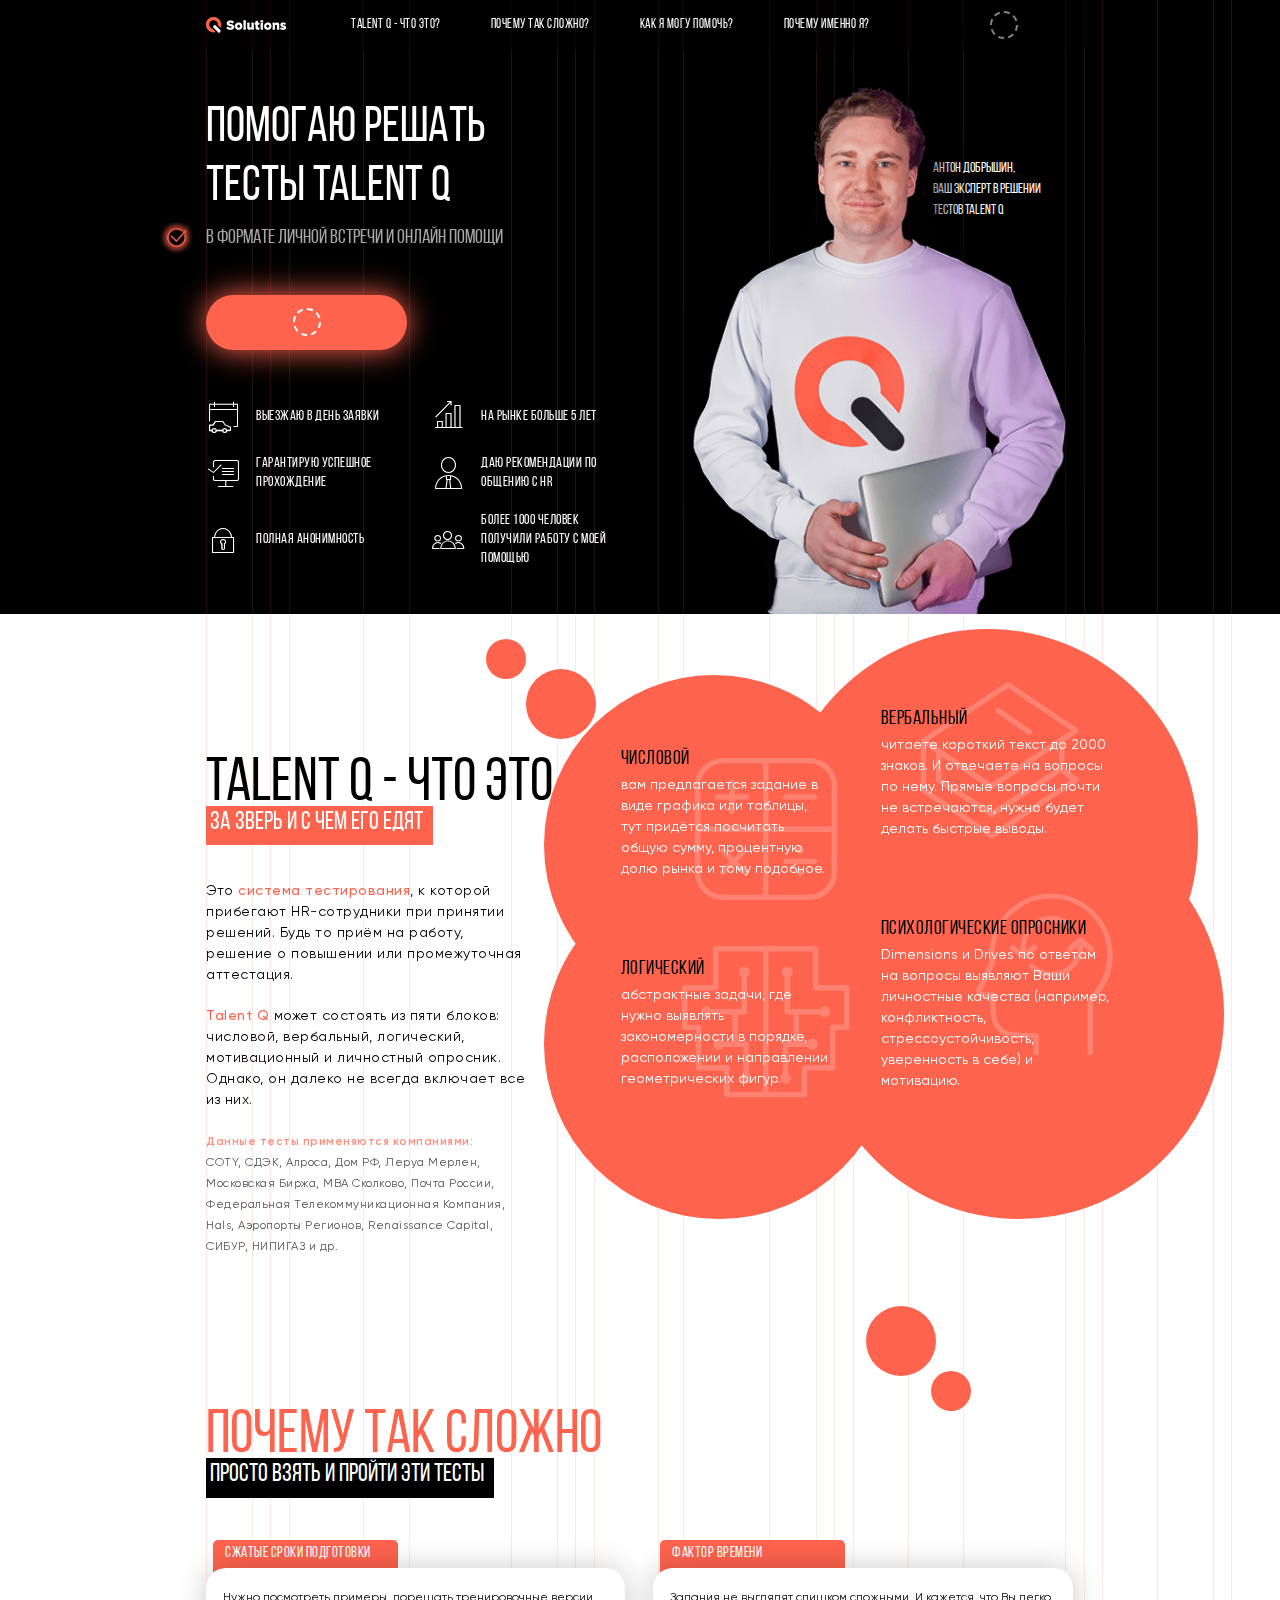
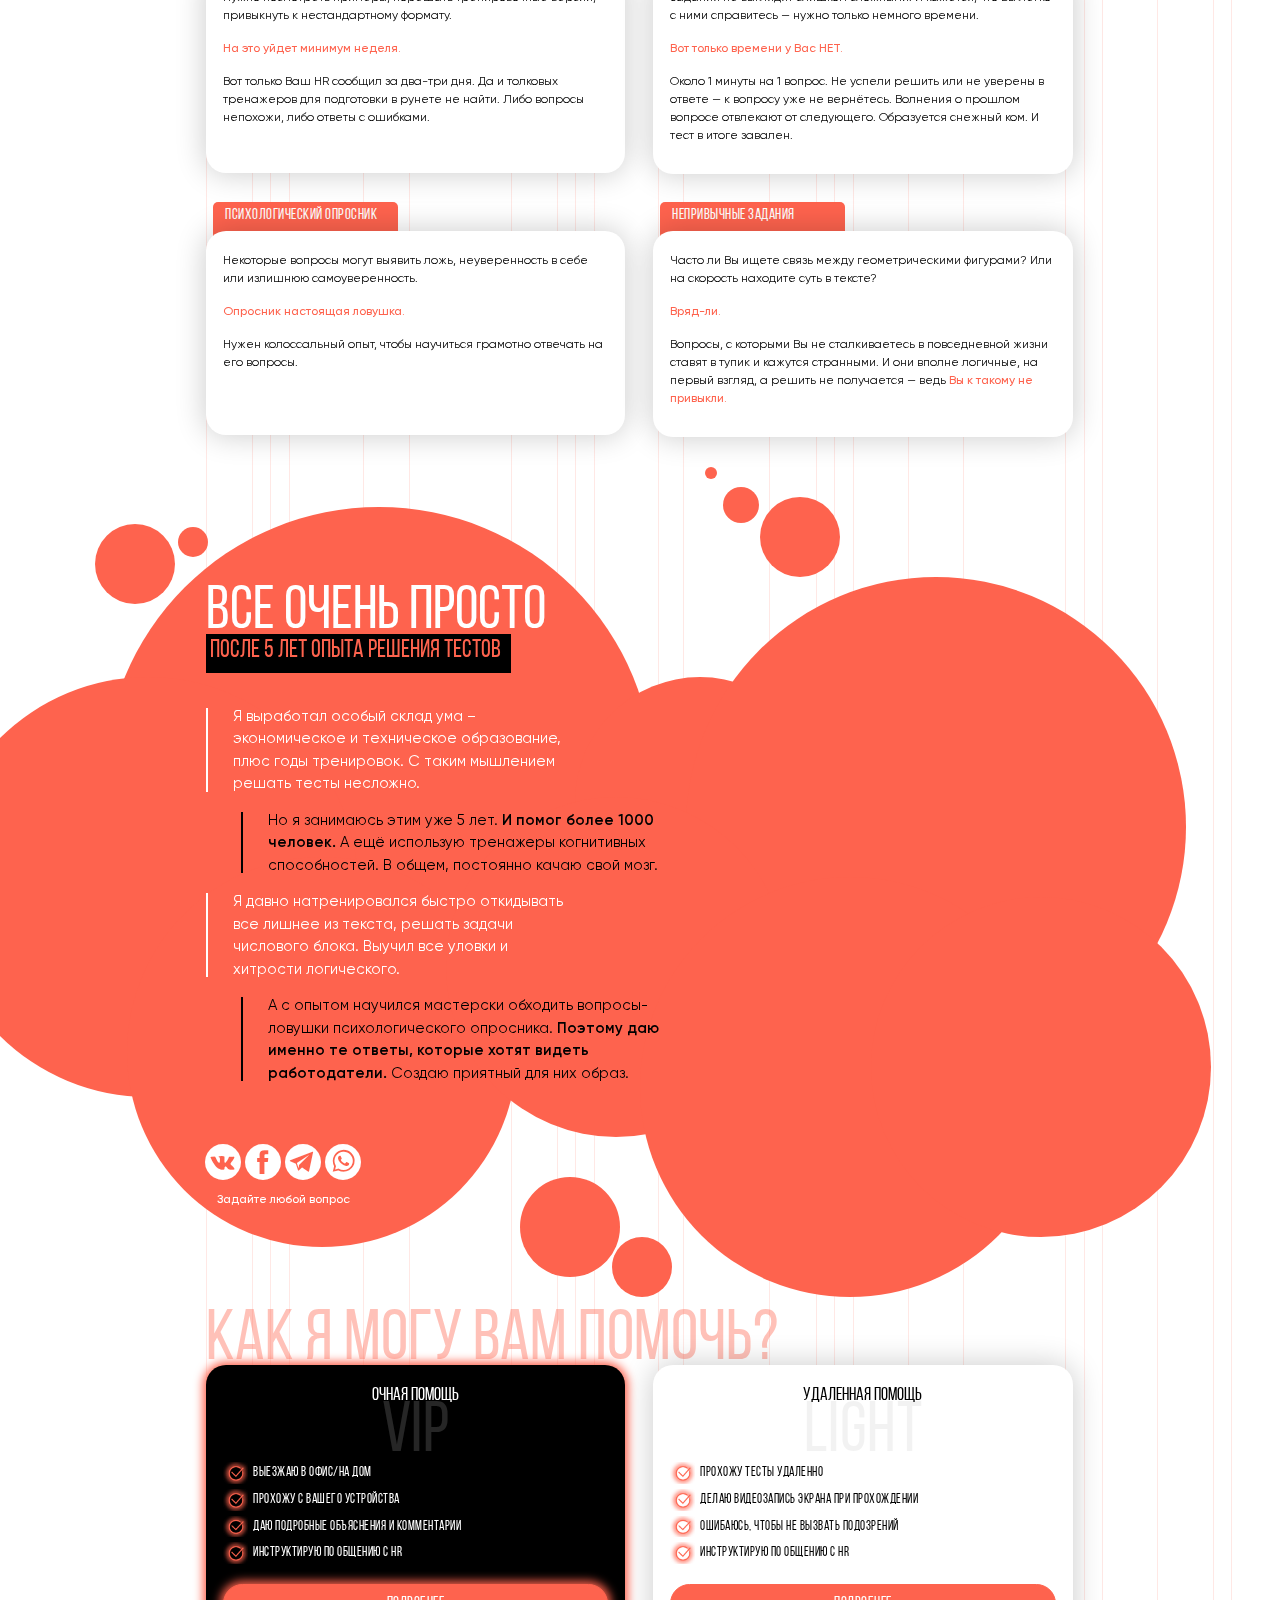
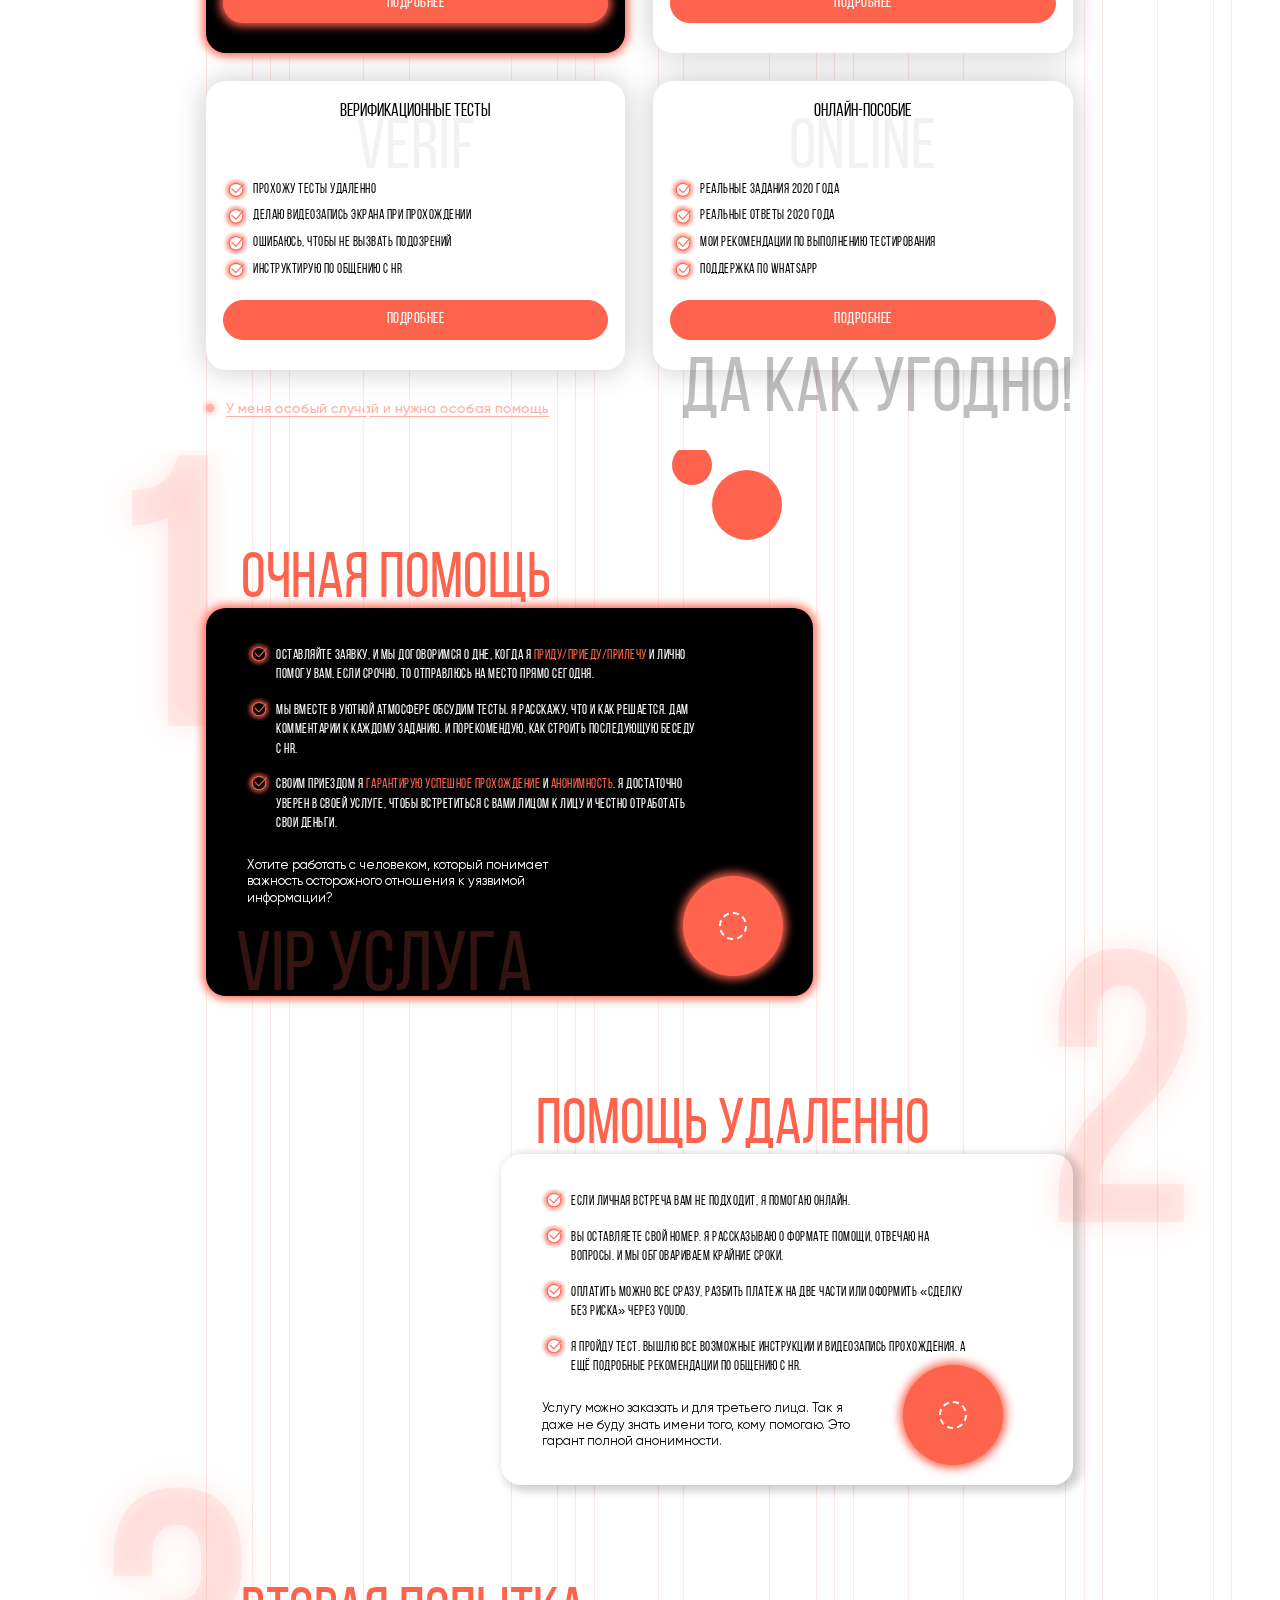
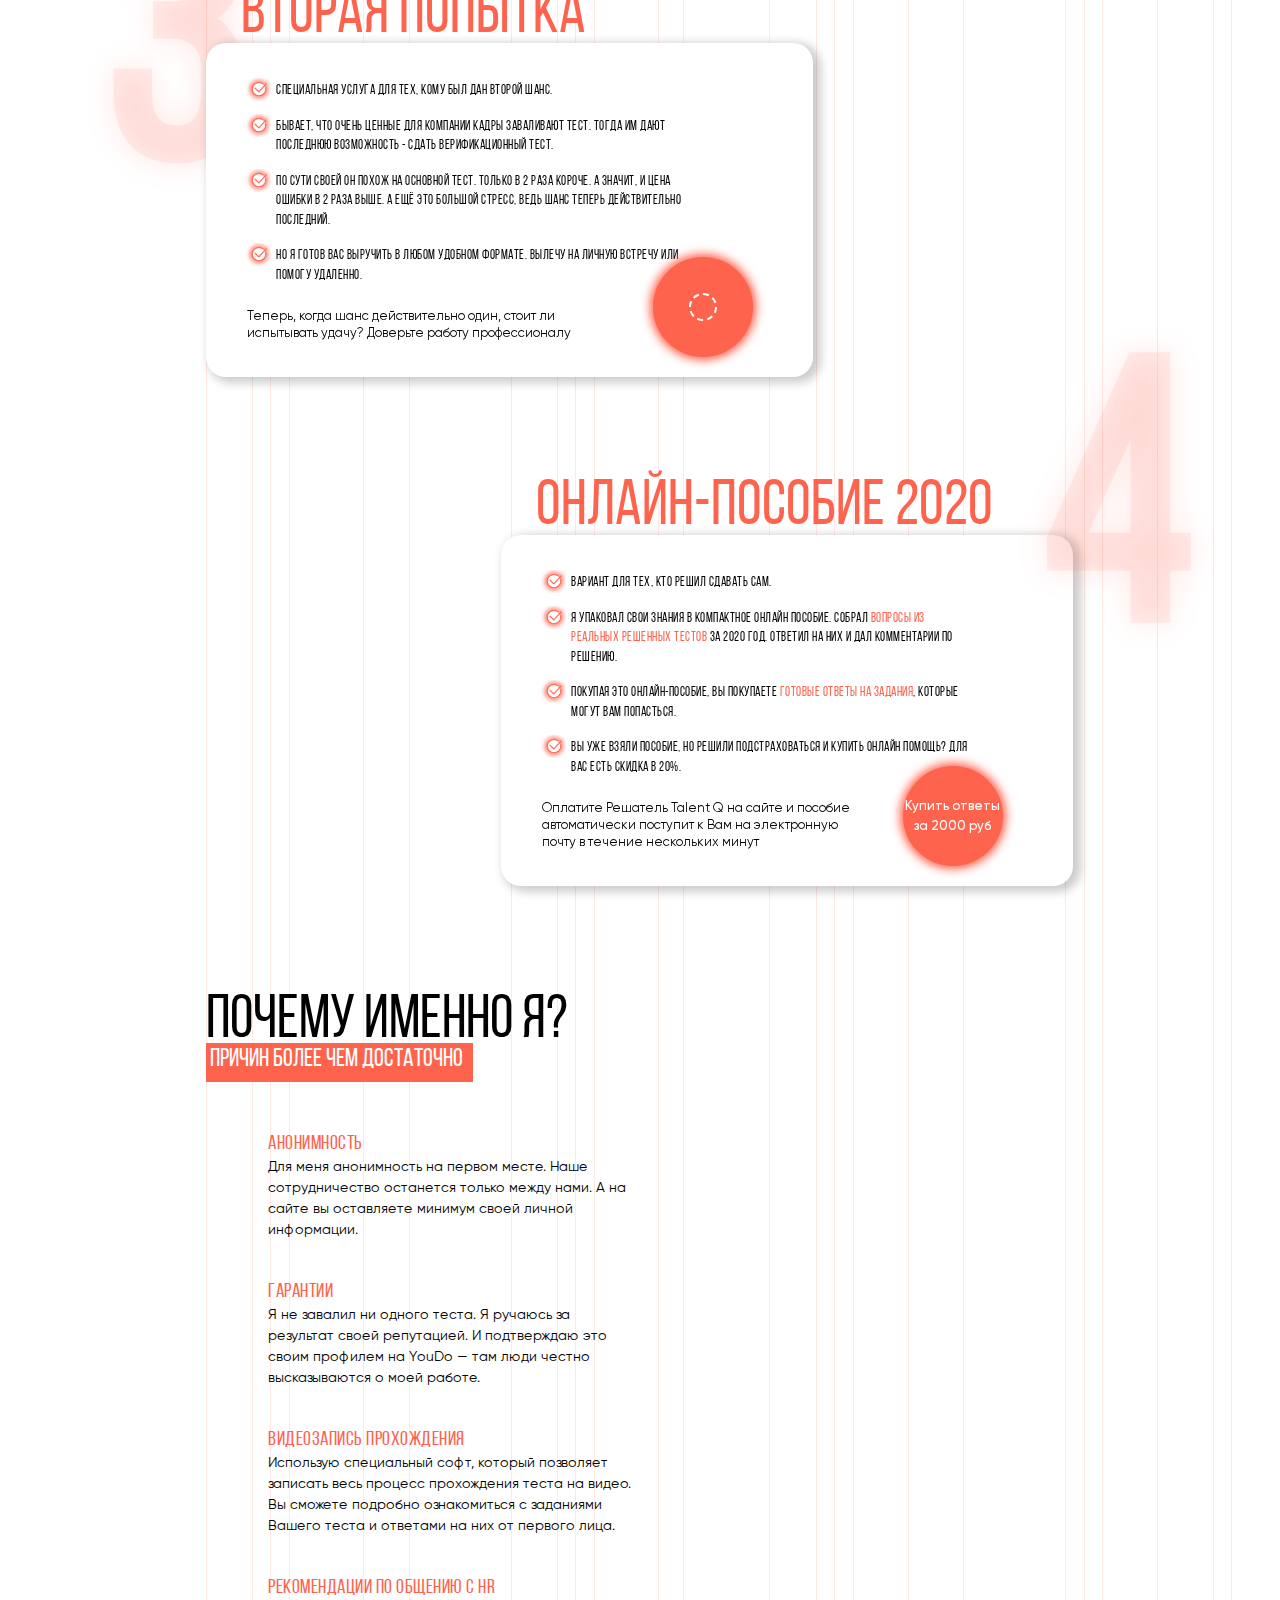
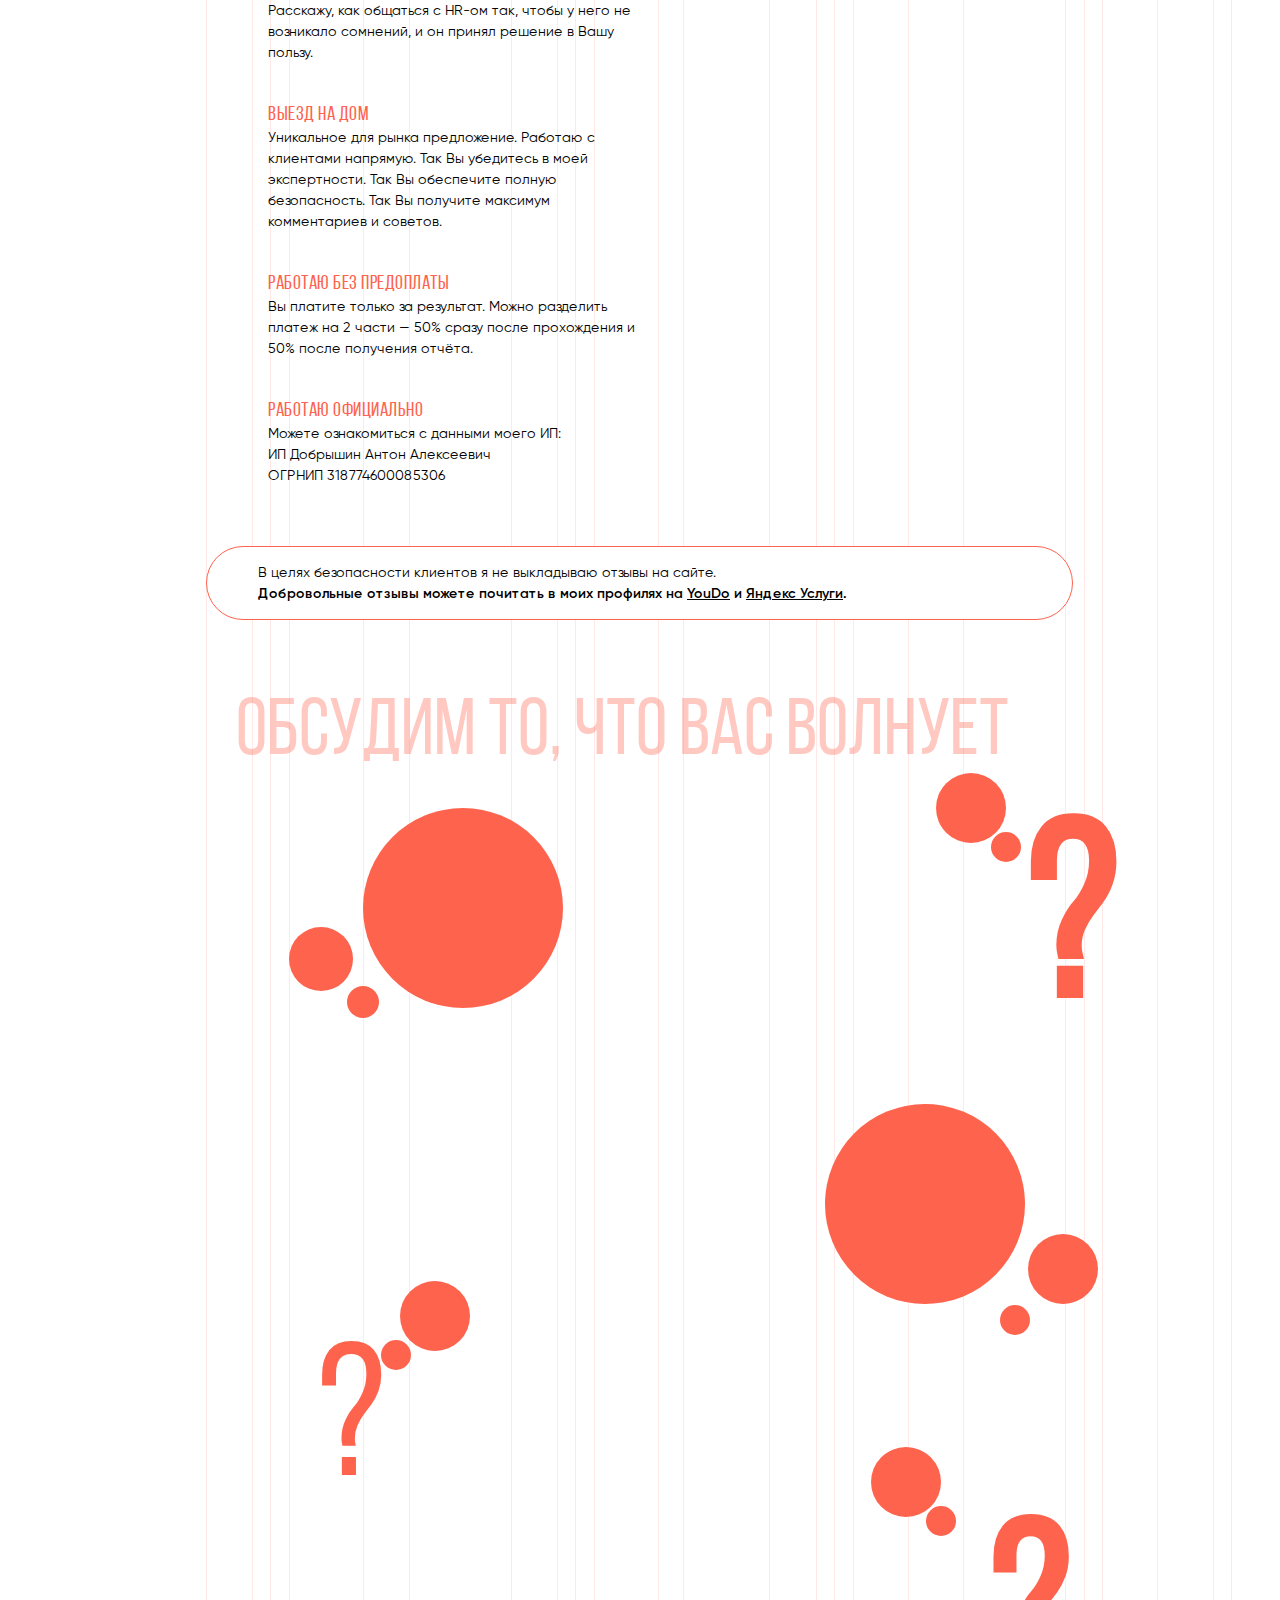
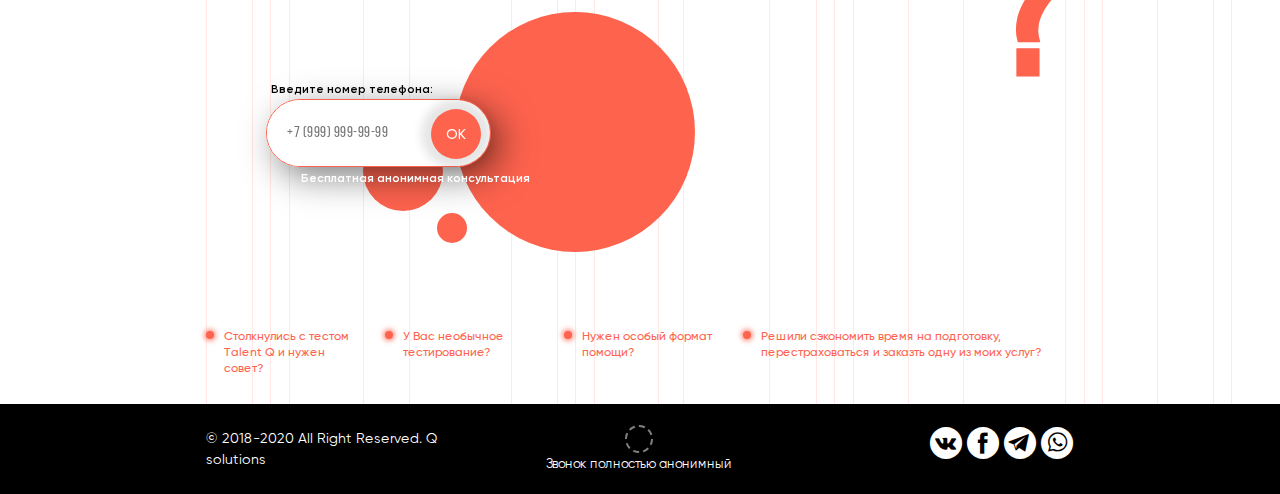
<file: index.html>
<!DOCTYPE html>
<html lang="ru">

<head>
    <meta charset="UTF-8" />
    <title>Помогаю решать тесты Talent Q</title>
    <meta name="viewport" content="width=device-width, initial-scale=1.0" />
    <meta http-equiv="X-UA-Compatible" content="ie=edge" />
    <link rel="stylesheet" href="/css/main.css" />
    <link rel="shortcut icon" href="/img/favicon.ico" type="image/x-icon" />
    <meta property="og:url" content="/" />
    <meta property="og:title" content="Помогаю решать тесты Talent Q" />
    <meta property="og:description" content="оказываю помощь удаленно или при личной встрече" />
    <meta property="og:type" content="website" />
    <meta property="og:image" content="images/verif.png" />
    <meta name="google-site-verification" content="6rEO6zZyIwTp7YOCTFEfKd_W0d7uSf0Gt25mQhB_8To" />
    <meta name="wmail-verification" content="163e88609361e1ad4c8fc2e6247dae34" />
    <meta name="yandex-verification" content="a4d8ab594aad3cd4" />
    <meta name="description" content="Профессиональная помощь в решении тестов Talent Q удаленно или очно. Ответы к тестам Talent Q: числовой, вербальный, логический, Dimensions" />
    <meta name="keywords" content="talent q, помощь talent q, ответы talent q, примеры talent q, talent q за меня, подготовка talent q" />
    <meta name="format-detection" content="telephone=no" />
    <style>
        .black{
            color:black!important;
        }
    </style>
</head>

<body>
    <div class="g">
        <nav class="nav">
            <div class="wrap nav__wrap"><button class="nav__open"><span></span></button><a class="nav__logo" href=""><img class="lazy" src="/img/placeholder.png" data-src="/img/logo.png" data-srcset="/img/logo.png 2x, /img/logo_small.png 1x" alt="" /></a>
                <div class="nav__navlist"><a class="js-go-scroll" id="link1" href="#sec1" rel="nofollow">Talent Q - что это?</a><a class="js-go-scroll" id="link2" href="#sec2" rel="nofollow">Почему так сложно?</a><a class="js-go-scroll" id="link3" href="#sec3" rel="nofollow">Как я могу помочь?</a><a class="js-go-scroll" id="link4" href="#sec4" rel="nofollow">Почему именно я?</a><a class="nav__phone-mobile zphone black" href="tel:+79778287469">+7 (977) 828 74 69</a></div><a class="nav__phone zphone black" href="tel:+79778287469"><span><span class="nav__phone-numbers">+7 (977) 828 74 69</span><small>позвони мне анонимно</small></span></a>
            </div>
        </nav>
        <div class="header-spn">
            <div class="lines">
                <div class="wrap"><span></span><span></span><span></span><span></span><span></span><span></span><span></span><span></span><span></span><span></span><span></span><span></span><span></span><span></span><span></span><span></span><span></span><span></span><span></span><span></span><span></span><span></span><span></span><span></span><span></span></div>
            </div>
            <section class="header">
                <div class="header__inform">
                    <div class="floodlight">
                        <div class="wrap">
                            <div class="floodlight__layouts"><span class="floodlight__small js-flood-paralax"></span><span class="floodlight__big js-flood-paralax"></span></div>
                            <div class="floodlight__logos"><img class="lazy" src="/img/placeholder.png" data-src="/img/logos/logos.png" alt="" /></div>
                        </div>
                    </div>
                </div>
                <div class="header__overflow">
                    <div class="wrap header__main">
                        <div class="header__info">
                            <header class="header__headinfo">
                                <h1 class="header__title">ПОМОГАЮ РЕШАТЬ ТЕСТЫ TALENT Q</h1>
                                <h2 class="header__semititle">В формате личной встречи и онлайн помощи</h2>
                            </header><a class="header__btn" href="#callbackwidget">ЗАКАЗАТЬ ПОМОЩЬ</a>
                            <ul class="header__iconlist">
                                <li><i class="i i-cardate"></i><span>выезжаю в день заявки</span></li>
                                <li><i class="i i-rate"></i><span>на рынке больше 5 лет</span></li>
                                <li><i class="i i-seo"></i><span>гарантирую успешное прохождение</span></li>
                                <li><i class="i i-user"></i><span>даю рекомендации по общению с hR</span></li>
                                <li><i class="i i-lock"></i><span>полная анонимность</span></li>
                                <li><i class="i i-peoples"></i><span>более 1000 человек получили работу с моей помощью</span></li>
                            </ul>
                        </div>
                        <figure class="header__image"><img class="lazy" src="/img/placeholder.png" data-src="/img/person-1.png" data-srcset="/img/person-1.png 2x, /img/person-1_small.png 1x" alt="" />
                            <figcaption>Антон Добрышин, <br> ваш эксперт в решении <br> тестов talent q</figcaption>
                        </figure>
                    </div>
                </div>
            </section>
        </div>
        <div class="relcont">
            <section class="section-textinfo js-section" id="sec1">
                <div class="wrap section-textinfo__wrap">
                    <div class="section-textinfo__left">
                        <h2 class="titlegroup"><span class="titlegroup__wrap"><span>TALENT Q - что это </span><small>за зверь и с чем его едят</small></span></h2>
                        <div class="section-textinfo__text">
                            <p>Это <span class='cl-red'>система тестирования</span>, к которой прибегают HR-сотрудники при принятии решений. Будь то приём на работу, решение о повышении или промежуточная аттестация.</p>
                            <p><span class='cl-red'>Talent Q</span> может состоять из пяти блоков: числовой, вербальный, логический, мотивационный и личностный опросник. Однако, он далеко не всегда включает все из них.</p>
                            <p><span style="opacity: 0.7"><small><span class='cl-red'><b>Данные тесты применяются компаниями:</b></span><br> COTY, СДЭК, Алроса, Дом РФ, Леруа Мерлен, Московская Биржа, MBA Сколково, Почта России, Федеральная Телекоммуникационная Компания, Hals, Аэропорты Регионов, Renaissance Capital, СИБУР, НИПИГАЗ и др.</small></span></p>
                        </div>
                    </div>
                    <div class="section-textinfo__right">
                        <ul class="section-textinfo__infoboxes">
                            <li class="section-textinfo__box"><i class="i i-calc"></i>
                                <div class="section-textinfo__box-info"><b>Числовой</b>
                                    <p>вам предлагается задание в виде графика или таблицы, тут придётся посчитать общую сумму, процентную долю рынка и тому подобное.</p>
                                </div>
                            </li>
                            <li class="section-textinfo__box"><i class="i i-book"></i>
                                <div class="section-textinfo__box-info"><b>Вербальный</b>
                                    <p>читаете короткий текст до 2000 знаков. И отвечаете на вопросы по нему. Прямые вопросы почти не встречаются, нужно будет делать быстрые выводы.</p>
                                </div>
                            </li>
                            <li class="section-textinfo__box"><i class="i i-tech"></i>
                                <div class="section-textinfo__box-info"><b>Логический</b>
                                    <p>абстрактные задачи, где нужно выявлять закономерности в порядке, расположении и направлении геометрических фигур.</p>
                                </div>
                            </li>
                            <li class="section-textinfo__box"><i class="i i-brain"></i>
                                <div class="section-textinfo__box-info"><b>Психологические опросники</b>
                                    <p>Dimensions и Drives по ответам на вопросы выявляют Ваши личностные качества (например, конфликтность, стрессоустойчивость, уверенность в себе) и мотивацию.</p>
                                </div>
                            </li>
                        </ul>
                        <div class="section-textinfo__boxcircles">
                            <div class="section-textinfo__boxcircles-main"><span class="circle-red"></span><span class="circle-red"></span><span class="circle-red"></span><span class="circle-red"></span></div>
                            <div class="section-textinfo__boxcircles-top"><span class="circle-red circle-red_small"></span><span class="circle-red circle-red_big"></span></div>
                            <div class="section-textinfo__boxcircles-bottom"><span class="circle-red circle-red_big"></span><span class="circle-red circle-red_small"></span></div>
                        </div>
                    </div>
                </div>
            </section>
            <section class="section-infolist js-section" id="sec2">
                <div class="wrap">
                    <h2 class="titlegroup titlegroup_red">Почему так сложно <small>просто взять и пройти эти тесты</small></h2>
                    <div class="grid grid-ungap mt-big">
                        <div class="cell-1-4 cell-1-2--dlg cell--mmd">
                            <div class="icp-box"><span class="icp-box__info">Сжатые сроки подготовки</span>
                                <div class="icp-box__wrapper">
                                    <p>Нужно посмотреть примеры, порешать тренировочные версии, привыкнуть к нестандартному формату.</p>
                                    <p><b class="cl-red">На это уйдет минимум неделя.</b></p>
                                    <p>Вот только Ваш HR сообщил за два-три дня. Да и толковых тренажеров для подготовки в рунете не найти. Либо вопросы непохожи, либо ответы с ошибками.</p>
                                </div>
                            </div>
                        </div>
                        <div class="cell-1-4 cell-1-2--dlg cell--mmd">
                            <div class="icp-box"><span class="icp-box__info">фактор времени </span>
                                <div class="icp-box__wrapper">
                                    <p>Задания не выглядят слишком сложными. И кажется, что Вы легко с ними справитесь — нужно только немного времени.</p>
                                    <p><b class="cl-red">Вот только времени у Вас НЕТ.</b></p>
                                    <p>Около 1 минуты на 1 вопрос. Не успели решить или не уверены в ответе — к вопросу уже не вернётесь. Волнения о прошлом вопросе отвлекают от следующего. Образуется снежный ком. И тест в итоге завален.</p>
                                </div>
                            </div>
                        </div>
                        <div class="cell-1-4 cell-1-2--dlg cell--mmd">
                            <div class="icp-box"><span class="icp-box__info">психологический опросник</span>
                                <div class="icp-box__wrapper">
                                    <p>Некоторые вопросы могут выявить ложь, неуверенность в себе или излишнюю самоуверенность.</p>
                                    <p><b class="cl-red">Опросник настоящая ловушка.</b></p>
                                    <p>Нужен колоссальный опыт, чтобы научиться грамотно отвечать на его вопросы.</p>
                                </div>
                            </div>
                        </div>
                        <div class="cell-1-4 cell-1-2--dlg cell--mmd">
                            <div class="icp-box"><span class="icp-box__info">непривычные задания</span>
                                <div class="icp-box__wrapper">
                                    <p>Часто ли Вы ищете связь между геометрическими фигурами? Или на скорость находите суть в тексте?</p>
                                    <p><b class="cl-red">Вряд-ли.</b></p>
                                    <p>Вопросы, с которыми Вы не сталкиваетесь в повседневной жизни ставят в тупик и кажутся странными. И они вполне логичные, на первый взгляд, а решить не получается — ведь <b class='cl-red'>Вы к такому не привыкли.</b></p>
                                </div>
                            </div>
                        </div>
                    </div>
                </div>
            </section>
            <section class="section-simply" id="sec5">
                <div class="wrap section-simply__wrap">
                    <div class="section-simply__circles">
                        <div class="section-simply__circles-main"><span class="circle-red"></span><span class="circle-red"></span><span class="circle-red"></span><span class="circle-red"></span><span class="circle-red"></span><span class="circle-red"></span><span class="circle-red"></span><span class="circle-red"></span></div>
                        <div class="section-simply__circles-ltop"><span class="circle-red circle-red_big"></span><span class="circle-red circle-red_small"></span></div>
                        <div class="section-simply__circles-rtop"><span class="circle-red circle-red_smart"></span><span class="circle-red circle-red_big"></span><span class="circle-red circle-red_small"></span></div>
                        <div class="section-simply__circles-bottom"><span class="circle-red circle-red_big"></span><span class="circle-red circle-red_small"></span></div>
                    </div>
                    <div class="section-simply__info">
                        <h2 class="titlegroup titlegroup_white">все очень просто <small>после 5 лет опыта решения тестов</small></h2>
                        <ul class="taf-list">
                            <li> <span>Я выработал особый склад ума – экономическое и техническое образование, плюс годы тренировок. С таким мышлением решать тесты несложно.</span></li>
                            <li> <span>Но я занимаюсь этим уже 5 лет. <b>И помог более 1000 человек.</b> А ещё использую тренажеры когнитивных способностей. В общем, постоянно качаю свой мозг.</span></li>
                            <li> <span>Я давно натренировался быстро откидывать все лишнее из текста, решать задачи числового блока. Выучил все уловки и хитрости логического.</span></li>
                            <li> <span>А с опытом научился мастерски обходить вопросы-ловушки психологического опросника. <b>Поэтому даю именно те ответы, которые хотят видеть работодатели.</b> Создаю приятный для них образ.</span></li>
                        </ul>
                        <div class="social-list"><a href="https://vk.com/antondob" target="_blank" rel="nofollow"><i class="i i-vk"></i></a><a href="https://www.facebook.com/anton.dobryshin" target="_blank" rel="nofollow"><i class="i i-fb"></i></a><a href="https://tlgg.ru/@antondob" target="_blank" rel="nofollow"><i class="i i-tm"></i></a><a href="https://api.whatsapp.com/send?phone=79778287469" target="_blank" rel="nofollow"><i class="i i-ws"></i></a><span class="social-list__caption">Задайте любой вопрос</span></div>
                    </div>
                    <div class="section-simply__image"><img class="lazy" src="/img/placeholder.png" data-src="/img/person-2.png" data-srcset="/img/person-2.png 2x, /img/person-2_small.png 1x" alt="" /></div>
                </div>
            </section>
            <section class="section-helps js-section" id="sec3">
                <div class="wrap">
                    <h2 class="section-helps__title">как я могу вам помочь?</h2>
                    <div class="grid">
                        <div class="cell-1-4 cell-1-2--dlg cell--mmd">
                            <div class="icp-box icp-box_black icp-box_notitle">
                                <div class="icp-box__wrapper">
                                    <div class="icp-box__wrapper-box">
                                        <h4 class="icp-box__title">очная помощь</h4><span class="icp-box__name">vip</span>
                                        <ul class="icp-box__list">
                                            <li>выезжаю в офис/на дом</li>
                                            <li>прохожу с вашего устройства</li>
                                            <li>даю подробные объяснения и комментарии</li>
                                            <li>инструктирую по общению с hr</li>
                                        </ul>
                                    </div><a class="btn js-go-scroll" href=".helplist-section_t1" data-offset="120">подробнее</a>
                                </div>
                            </div>
                        </div>
                        <div class="cell-1-4 cell-1-2--dlg cell--mmd">
                            <div class="icp-box icp-box_notitle">
                                <div class="icp-box__wrapper">
                                    <div class="icp-box__wrapper-box">
                                        <h4 class="icp-box__title">удаленная помощь</h4><span class="icp-box__name">light</span>
                                        <ul class="icp-box__list">
                                            <li>прохожу тесты удаленно</li>
                                            <li>делаю видеозапись экрана при прохождении</li>
                                            <li>ошибаюсь, чтобы не вызвать подозрений</li>
                                            <li>инструктируЮ по общению с HR</li>
                                        </ul>
                                    </div><a class="btn js-go-scroll" href=".helplist-section_t2" data-offset="100">подробнее</a>
                                </div>
                            </div>
                        </div>
                        <div class="cell-1-4 cell-1-2--dlg cell--mmd">
                            <div class="icp-box icp-box_notitle">
                                <div class="icp-box__wrapper">
                                    <div class="icp-box__wrapper-box">
                                        <h4 class="icp-box__title">верификационные тесты</h4><span class="icp-box__name">verif</span>
                                        <ul class="icp-box__list">
                                            <li>прохожу тесты удаленно</li>
                                            <li>делаю видеозапись экрана при прохождении</li>
                                            <li>ошибаюсь, чтобы не вызвать подозрений</li>
                                            <li>инструктируЮ по общению с HR</li>
                                        </ul>
                                    </div><a class="btn js-go-scroll" href=".helplist-section_t3" data-offset="100">подробнее</a>
                                </div>
                            </div>
                        </div>
                        <div class="cell-1-4 cell-1-2--dlg cell--mmd">
                            <div class="icp-box icp-box_notitle">
                                <div class="icp-box__wrapper">
                                    <div class="icp-box__wrapper-box">
                                        <h4 class="icp-box__title">онлайн-пособие</h4><span class="icp-box__name">online</span>
                                        <ul class="icp-box__list">
                                            <li>реальные задания 2020 года</li>
                                            <li>реальные ответы 2020 года</li>
                                            <li>мои рекомендации по выполнению тестирования</li>
                                            <li>поддержка по whatsapp</li>
                                        </ul>
                                    </div><a class="btn js-go-scroll" href=".helplist-section_t4" data-offset="100">подробнее</a>
                                </div>
                            </div>
                        </div>
                    </div>
                    <div class="grid grid-ungap grid-justify-between">
                        <div class="cell-inline"><a class="dot-link" href="#callbackwidget"> <i></i><span>У меня особый случай и нужна особая помощь</span></a></div>
                        <div class="cell-inline hide--tsm"><span class="section-helps__ftitle">да как угодно!</span></div>
                    </div>
                </div>
            </section>
            <div class="helplist-section-list">
                <div class="wrap">
                    <div class="helplist-section-list__circles"><span class="circle-red circle-red_big" id="dot-float-1"></span><span class="circle-red circle-red_small" id="dot-float-2"></span></div>
                </div>
                <section class="helplist-section helplist-section_t1 helplist-section_black">
                    <div class="wrap">
                        <div class="helplist-section__info"><b class="helplist-section__number">1</b>
                            <h3 class="helplist-section__title">очная помощь</h3>
                            <div class="helplist-section__block">
                                <ul class="check-list check-list_pleft">
                                    <li>Оставляйте заявку, и мы договоримся о дне, когда я <span class='cl-red'>приду/приеду/прилечу</span> и лично помогу Вам. Если срочно, то отправлюсь на место прямо сегодня.</li>
                                    <li>Мы вместе в уютной атмосфере обсудим тесты. Я расскажу, что и как решается. Дам комментарии к каждому заданию. И порекомендую, как строить последующую беседу с HR.</li>
                                    <li>Своим приездом я <span class='cl-red'>гарантирую успешное прохождение</span> и <span class='cl-red'>анонимность</span>. Я достаточно уверен в своей услуге, чтобы встретиться с вами лицом к лицу и честно отработать свои деньги.</li>
                                </ul>
                                <div class="icon-text"><img class="lazy" src="/img/placeholder.png" data-src="/img/protection2.png" alt="" /><span>Хотите работать с человеком, который понимает важность осторожного отношения к уязвимой информации?</span></div><span class="helplist-section__block-intitle">vip услуга</span><a class="helplist-section__btn" href="#callbackwidget" rel="nofollow"> <span>Назначить встречу</span></a>
                                <div class="helplist-section__circles"><span class="circle-red circle-red_big"></span><span class="circle-red circle-red_small"></span></div>
                            </div>
                        </div>
                        <div class="helplist-section__image"><img class="lazy" src="/img/placeholder.png" data-src="/img/person-3.png" data-srcset="/img/person-3.png 2x, /img/person-3_small.png 1x" alt="" /></div>
                    </div>
                </section>
                <section class="helplist-section helplist-section_t2">
                    <div class="wrap">
                        <div class="helplist-section__info"><b class="helplist-section__number">2</b>
                            <h3 class="helplist-section__title">помощь удаленно</h3>
                            <div class="helplist-section__block">
                                <ul class="check-list check-list_pleft">
                                    <li>Если личная встреча Вам не подходит, я помогаю онлайн.</li>
                                    <li>Вы оставляете свой номер. Я рассказываю о формате помощи, отвечаю на вопросы. И мы обговариваем крайние сроки.</li>
                                    <li>Оплатить можно все сразу, разбить платеж на две части или оформить «Сделку без риска» через YouDo.</li>
                                    <li>Я пройду тест. Вышлю все возможные инструкции и видеозапись прохождения. А ещё подробные рекомендации по общению с HR.</li>
                                </ul>
                                <div class="icon-text"><img class="lazy" src="/img/placeholder.png" data-src="/img/protection2.png" alt="" /><span>Услугу можно заказать и для третьего лица. Так я даже не буду знать имени того, кому помогаю. Это гарант полной анонимности.</span></div><a class="helplist-section__btn" href="#callbackwidget" rel="nofollow"> <span>Заказать помощь</span></a>
                            </div>
                        </div>
                        <div class="helplist-section__image"><img class="lazy" src="/img/placeholder.png" data-src="/img/person-4.png" data-srcset="/img/person-4.png 2x, /img/person-4_small.png 1x" alt="" /></div>
                    </div>
                </section>
                <section class="helplist-section helplist-section_t3">
                    <div class="wrap">
                        <div class="helplist-section__info"><b class="helplist-section__number">3</b>
                            <h3 class="helplist-section__title">вторая попытка</h3>
                            <div class="helplist-section__block">
                                <ul class="check-list check-list_pleft">
                                    <li>Специальная услуга для тех, кому был дан второй шанс.</li>
                                    <li>Бывает, что очень ценные для компании кадры заваливают тест. Тогда им дают последнюю возможность - сдать верификационный тест.</li>
                                    <li>По сути своей он похож на основной тест. Только в 2 раза короче. А значит, и цена ошибки в 2 раза выше. А ещё это большой стресс, ведь шанс теперь действительно последний.</li>
                                    <li>Но я готов вас выручить в любом удобном формате. Вылечу на личную встречу или помогу удаленно.</li>
                                </ul>
                                <div class="icon-text"><img class="lazy" src="/img/placeholder.png" data-src="/img/protection2.png" alt="" /><span>Теперь, когда шанс действительно один, стоит ли испытывать удачу? Доверьте работу профессионалу</span></div><a class="helplist-section__btn" href="#callbackwidget" rel="nofollow"> <span>Получить помощь</span></a>
                            </div>
                        </div>
                        <div class="helplist-section__image"><img class="lazy" src="/img/placeholder.png" data-src="/img/person-5.png" data-srcset="/img/person-5.png 2x, /img/person-5_small.png 1x" alt="" /></div>
                    </div>
                </section>
                <section class="helplist-section helplist-section_t4">
                    <div class="wrap">
                        <div class="helplist-section__info"><b class="helplist-section__number">4</b>
                            <h3 class="helplist-section__title">онлайн-пособие 2020</h3>
                            <div class="helplist-section__block">
                                <ul class="check-list check-list_pleft">
                                    <li>Вариант для тех, кто решил сдавать сам.</li>
                                    <li>Я упаковал свои знания в компактное онлайн пособие. Собрал <span class='cl-red'>вопросы из реальных решенных тестов</span> за 2020 год. Ответил на них и дал комментарии по решению.</li>
                                    <li>Покупая это онлайн-пособие, вы покупаете <span class='cl-red'>готовые ответы на задания</span>, которые могут вам попасться.</li>
                                    <li>Вы уже взяли пособие, но решили подстраховаться и купить онлайн помощь? Для вас есть скидка в 20%.</li>
                                </ul>
                                <div class="icon-text"><img class="lazy" src="/img/placeholder.png" data-src="/img/protection2.png" alt="" /><span>Оплатите Решатель Talent Q на сайте и пособие автоматически поступит к Вам на электронную почту в течение нескольких минут</span></div><a class="helplist-section__btn" href="" data-modal-open="#modal-email" onclick="yaCounter47429476.reachGoal('talentqbook'); return true;"> <span>Купить ответы за 2000 руб</span></a>
                            </div>
                        </div>
                        <div class="helplist-section__image"><img class="lazy" src="/img/placeholder.png" data-src="/img/person-6.png" data-srcset="/img/person-6.png 2x, /img/person-6_small.png 1x" alt="" /></div>
                    </div>
                </section>
            </div>
            <section class="section-whyiam js-section" id="sec4">
                <div class="wrap">
                    <div class="section-whyiam__left">
                        <h2 class="titlegroup">почему именно я? <small>причин более чем достаточно</small></h2>
                        <ul class="icons-list">
                            <li>
                                <div class="icons-list__image"><img class="lazy" src="/img/placeholder.png" data-src="/img/listicons/1.png" alt="" /></div>
                                <div class="icons-list__info">
                                    <h5 class="icons-list__title">анонимность</h5>
                                    <p>Для меня анонимность на первом месте. Наше сотрудничество останется только между нами. А на сайте вы оставляете минимум своей личной информации.</p>
                                </div>
                            </li>
                            <li>
                                <div class="icons-list__image"><img class="lazy" src="/img/placeholder.png" data-src="/img/listicons/2.png" alt="" /></div>
                                <div class="icons-list__info">
                                    <h5 class="icons-list__title">гарантии</h5>
                                    <p>Я не завалил ни одного теста. Я ручаюсь за результат своей репутацией. И подтверждаю это своим профилем на YouDo — там люди честно высказываются о моей работе.</p>
                                </div>
                            </li>
                            <li>
                                <div class="icons-list__image"><img class="lazy" src="/img/placeholder.png" data-src="/img/listicons/3.png" alt="" /></div>
                                <div class="icons-list__info">
                                    <h5 class="icons-list__title">видеозапись прохождения</h5>
                                    <p>Использую специальный софт, который позволяет записать весь процесс прохождения теста на видео. Вы сможете подробно ознакомиться с заданиями Вашего теста и ответами на них от первого лица.</p>
                                </div>
                            </li>
                            <li>
                                <div class="icons-list__image"><img class="lazy" src="/img/placeholder.png" data-src="/img/listicons/4.png" alt="" /></div>
                                <div class="icons-list__info">
                                    <h5 class="icons-list__title">рекомендации по общению с HR</h5>
                                    <p>Расскажу, как общаться с HR-ом так, чтобы у него не возникало сомнений, и он принял решение в Вашу пользу.</p>
                                </div>
                            </li>
                            <li>
                                <div class="icons-list__image"><img class="lazy" src="/img/placeholder.png" data-src="/img/listicons/5.png" alt="" /></div>
                                <div class="icons-list__info">
                                    <h5 class="icons-list__title">выезд на дом</h5>
                                    <p>Уникальное для рынка предложение. Работаю с клиентами напрямую. Так Вы убедитесь в моей экспертности. Так Вы обеспечите полную безопасность. Так Вы получите максимум комментариев и советов.</p>
                                </div>
                            </li>
                            <li>
                                <div class="icons-list__image"><img class="lazy" src="/img/placeholder.png" data-src="/img/listicons/6.png" alt="" /></div>
                                <div class="icons-list__info">
                                    <h5 class="icons-list__title">работаю без предоплаты</h5>
                                    <p>Вы платите только за результат. Можно разделить платеж на 2 части — 50% сразу после прохождения и 50% после получения отчёта.</p>
                                </div>
                            </li>
                            <li>
                                <div class="icons-list__image"><img class="lazy" src="/img/placeholder.png" data-src="/img/listicons/7.png" alt="" /></div>
                                <div class="icons-list__info">
                                    <h5 class="icons-list__title">работаю официально</h5>
                                    <p>Можете ознакомиться с данными моего ИП:</p>
                                    <p>ИП Добрышин Антон Алексеевич</p>
                                    <p>ОГРНИП 318774600085306</p>
                                </div>
                            </li>
                        </ul>
                    </div>
                    <div class="section-whyiam__right">
                        <div class="section-whyiam__img"><img class="lazy" src="/img/placeholder.png" data-src="/img/person-7.png" alt="" /></div>
                    </div>
                    <div class="section-whyiam__yandex">
                        <div class="freelance-info"><a class="freelance-info__left-img" href="https://yandex.ru/uslugi/profile/QSolutions-158189" target="_blank"><img class="lazy" src="/img/placeholder.png" data-src="/img/yandex-services.png" alt="" /></a>
                            <div class="freelance-info__info">В целях безопасности клиентов я не выкладываю отзывы на сайте. <br><b>Добровольные отзывы можете почитать в моих профилях на <a href='https://youdo.com/u1602542' target="_blank">YouDo</a> и <a href='https://yandex.ru/uslugi/profile/QSolutions-158189' target="_blank">Яндекс Услуги</a>.</b></div><a class="freelance-info__right-img" href="https://youdo.com/u1602542" target="_blank"><img class="lazy" src="/img/placeholder.png" data-src="/img/logo-youdo.png" alt="" /></a>
                        </div>
                    </div>
                </div>
            </section>
            <section class="section-comments">
                <div class="wrap section-comments__wrap">
                    <div class="section-comments__bg">
                        <div class="section-comments__bg-circles"><span class="circle-red"></span><span class="circle-red"></span><span class="circle-red"></span><span class="circle-red"></span><span class="circle-red"></span><span class="circle-red"></span><span class="circle-red"></span><span class="circle-red"></span><span class="circle-red"></span><span class="circle-red"></span><span class="circle-red"></span><span class="circle-red"></span><span class="circle-red"></span><span class="circle-red"></span><span class="circle-red"></span></div>
                        <div class="section-comments__bg-question"><span class="bg-question">?</span><span class="bg-question">?</span><span class="bg-question">?</span></div>
                    </div>
                    <div class="section-comments__info">
                        <h2 class="section-comments__title">обсудим то, что вас волнует</h2>
                        <div class="chat">
                            <div class="chat__cell js-comment">
                                <div class="comment" style="max-width: 320px;">А могут по IP понять, что решал не я?</div>
                            </div>
                            <div class="chat__cell js-comment">
                                <div class="comment comment_reply" style="max-width: 550px;">Нет. Сотрудники компаний не отслеживают ip-адреса. К тому же я использую безопасное интернет-соединение. А ещё могу приехать и решить тест с вашего устройства.</div>
                            </div>
                            <div class="chat__cell js-comment">
                                <div class="comment" style="max-width: 330px;">А мне будут задавать дополнительные вопросы? Меня не заподозрят?</div>
                            </div>
                            <div class="chat__cell js-comment">
                                <div class="comment comment_reply" style="max-width: 710px;">Вопросы задают, если сомневаются в ваших результатах. Например, когда баллы рекордно высокие. Поэтому я выдерживаю такой балл, чтобы не возникало подозрений и не требовалась проверка. А ещё высылаю инструкции, как правильно общаться после прохождения.</div>
                            </div>
                            <div class="chat__cell js-comment">
                                <div class="comment" style="max-width: 220px;">Гарантируете ли Вы конфиденциальность?</div>
                            </div>
                            <div class="chat__cell js-comment">
                                <div class="comment comment_reply" style="max-width: 600px;">Я не сотрудничаю ни с какими организациями, не передаю информацию третьим лицам, а также не использую личную информацию в рекламных целях. Конфиденциальность – основа моего взаимодействия с клиентами.</div>
                            </div>
                            <div class="chat__cell js-comment">
                                <div class="comment" style="max-width: 290px;">У меня еще полно вопросов, можно получить консультацию?</div>
                            </div>
                            <div class="chat__cell js-comment">
                                <div class="comment comment_reply" style="max-width: 550px;">Да, оставьте номер телефона, и я свяжусь с Вами. Можете указать данные друга или коллеги, через которого Вы бы хотели вести связь, для полной анонимности.</div>
                            </div>
                            <div class="chat__cell js-comment">
                                <div class="comment-form"><span class="comment-form__caption">Введите номер телефона:</span>
                                    <form class="comment-form__form js-form-ajax" action="./static/telegram.php" method="post"><input type="text" required="required" name="new_phone" placeholder="+7 (999) 999-99-99" /><button type="submit">OK</button></form><span class="comment-form__aferinfo">Бесплатная анонимная консультация</span></div>
                            </div>
                            <div class="chat__cell">
                                <div class="comment js-form-response comment_reply" style="max-width: 510px;">Спасибо. Я обязательно свяжусь с Вами в ближайшее время!</div>
                            </div>
                        </div>
                    </div>
                </div>
            </section>
            <div class="fline wrap">
                <div class="grid">
                    <div class="cell-1-5 cell-1-2--tlg cell--mmd"><span class="dot-info"> <i></i><span>Столкнулись с тестом Talent Q и нужен совет?</span></span></div>
                    <div class="cell-1-5 cell-1-2--tlg cell--mmd"><span class="dot-info"> <i></i><span>У Вас необычное тестирование?</span></span></div>
                    <div class="cell-1-5 cell-1-2--tlg cell--mmd"> <span class="dot-info"> <i> </i><span>Нужен особый формат помощи?</span></span></div>
                    <div class="cell-2-5 cell-1-2--tlg cell--mmd"> <span class="dot-info"> <i> </i><span>Решили сэкономить время на подготовку, перестраховаться и заказть одну из моих услуг?</span></span></div>
                </div>
            </div>
        </div>
        <footer class="footer">
            <div class="wrap"><span class="footer__copy">© 2018-2020 All Right Reserved. Q solutions</span><span class="footer__phone"><a class="footer__phone-link zphone black" href="tel:+79778287469">8 (977) 828 74 69</a><span class="footer__phone-caption">Звонок полностью анонимный</span></span><span class="footer__social"><a href="https://vk.com/antondob" target="_blank" rel="nofollow"><i class="i i-vk"></i></a><a href="https://www.facebook.com/anton.dobryshin" target="_blank" rel="nofollow"><i class="i i-fb"></i></a><a href="https://tlgg.ru/@antondob" target="_blank" rel="nofollow"><i class="i i-tm"></i></a><a href="https://api.whatsapp.com/send?phone=79778287469" target="_blank" rel="nofollow"><i class="i i-ws"></i></a></span></div>
        </footer>
        <div class="modal modal_email" id="modal-email" data-width="570px">
            <div class="email-pay">
                <form class="email-pay__form" method="POST" target="blank" action="https://money.yandex.ru/eshop.xml" id="booksale" onsubmit="yaCounter47429476.reachGoal('talentqbook'); return true;"><input name="shopId" value="187448" type="hidden" /><input name="scid" value="714661" type="hidden" /><input name="sum" value="1999" type="hidden" /><input type="hidden" name="qqshop_uid" value="615385997688966200" /><input name="cps_email" id="cps_email1" value="user@domain.com" type="hidden" /><input type="hidden" name="product" value="1" /><input name="customerNumber" value="1585599265" type="hidden" />
                    <div class="email-pay__head"><b class="email-pay__title">Введите почту</b><span class="email-pay__text">на нее Вы получите ссылку после оплаты</span></div>
                    <div class="email-pay__block"><input class="email-pay__input" name="new_email" id="email1" type="email" placeholder="Ваш email для получения" required="required" />
                        <div class="email-pay__submit"><button class="email-pay__btn new" type="submit" form="booksale">OK</button><span class="email-pay__btn-caption">Нажмите, чтобы оплатить</span></div>
                    </div>
                </form>
            </div>
        </div>
    </div>
    <script src="/js/main.js"></script>
    <script>
        $(document).ready(function() {
            $("a[href='#callbackwidget']").addClass("callback-load");
            $(".zphone").addClass("callback-load");
            setTimeout(function() {
                $("a[href='#callbackwidget']").removeClass("callback-load");
                $("body").append('<link rel="stylesheet" href="https://cdn.envybox.io/widget/cbk.css">');
                $("body").append('<script src="https://cdn.envybox.io/widget/cbk.js?wcb_code=3c51aa3817442bdbe1fb2e9041ce3335" charset="UTF-8" async><\/script>');
                $("body").append('<script async="async" src="https://www.googletagmanager.com/gtag/js?id=UA-141169797-1"><\/script>');
                $("body").append('<script async id="zd_ct_phone_script" src="https://my.zadarma.com/js/ct_phone.min.js"><\/script>');

                window.dataLayer = window.dataLayer || [];

                function gtag() {
                    dataLayer.push(arguments);
                }
                gtag('js', new Date());
                gtag('config', 'UA-141169797-1');
                
                window.replainSettings = {
                    id: 'eac581bc-0fdb-42c9-826d-673774bf925c'
                };
                (function(u) {
                    var s = document.createElement('script');
                    s.type = 'text/javascript';
                    s.async = true;
                    s.src = u;
                    var x = document.getElementsByTagName('script')[0];
                    x.parentNode.insertBefore(s, x);
                })('https://widget.replain.cc/dist/client.js');

                (function(m, e, t, r, i, k, a) {
                    m[i] = m[i] || function() {
                        (m[i].a = m[i].a || []).push(arguments)
                    };
                    m[i].l = 1 * new Date();
                    k = e.createElement(t), a = e.getElementsByTagName(t)[0], k.async = 1, k.src = r, a.parentNode.insertBefore(k, a)
                })(window, document, "script", "https://mc.yandex.ru/metrika/tag.js", "ym");
                ym(47429476, "init", {
                    clickmap: true,
                    trackLinks: true,
                    accurateTrackBounce: true,
                    webvisor: true,
                    trackHash: true
                });
                
                 (function(w, c) {
                    (w[c] = w[c] || []).push(function() {
                         new zTracker({
                            "id": "9b0e49945eccc8854faeb51141675aaa4029",
                            "metrics": {
                                "metrika": "47429476",
                                 "ga": "UA-141169797-1"
                            }
                         });
                     });
                })(window, "zTrackerCallbacks");
                
            }, 3000);
            
            setTimeout(function(){
                 $(".zphone").removeClass("black");
                 $(".zphone").removeClass("callback-load");
            }, 4000);
           
        });
    </script>
</body>
</html>
</file>
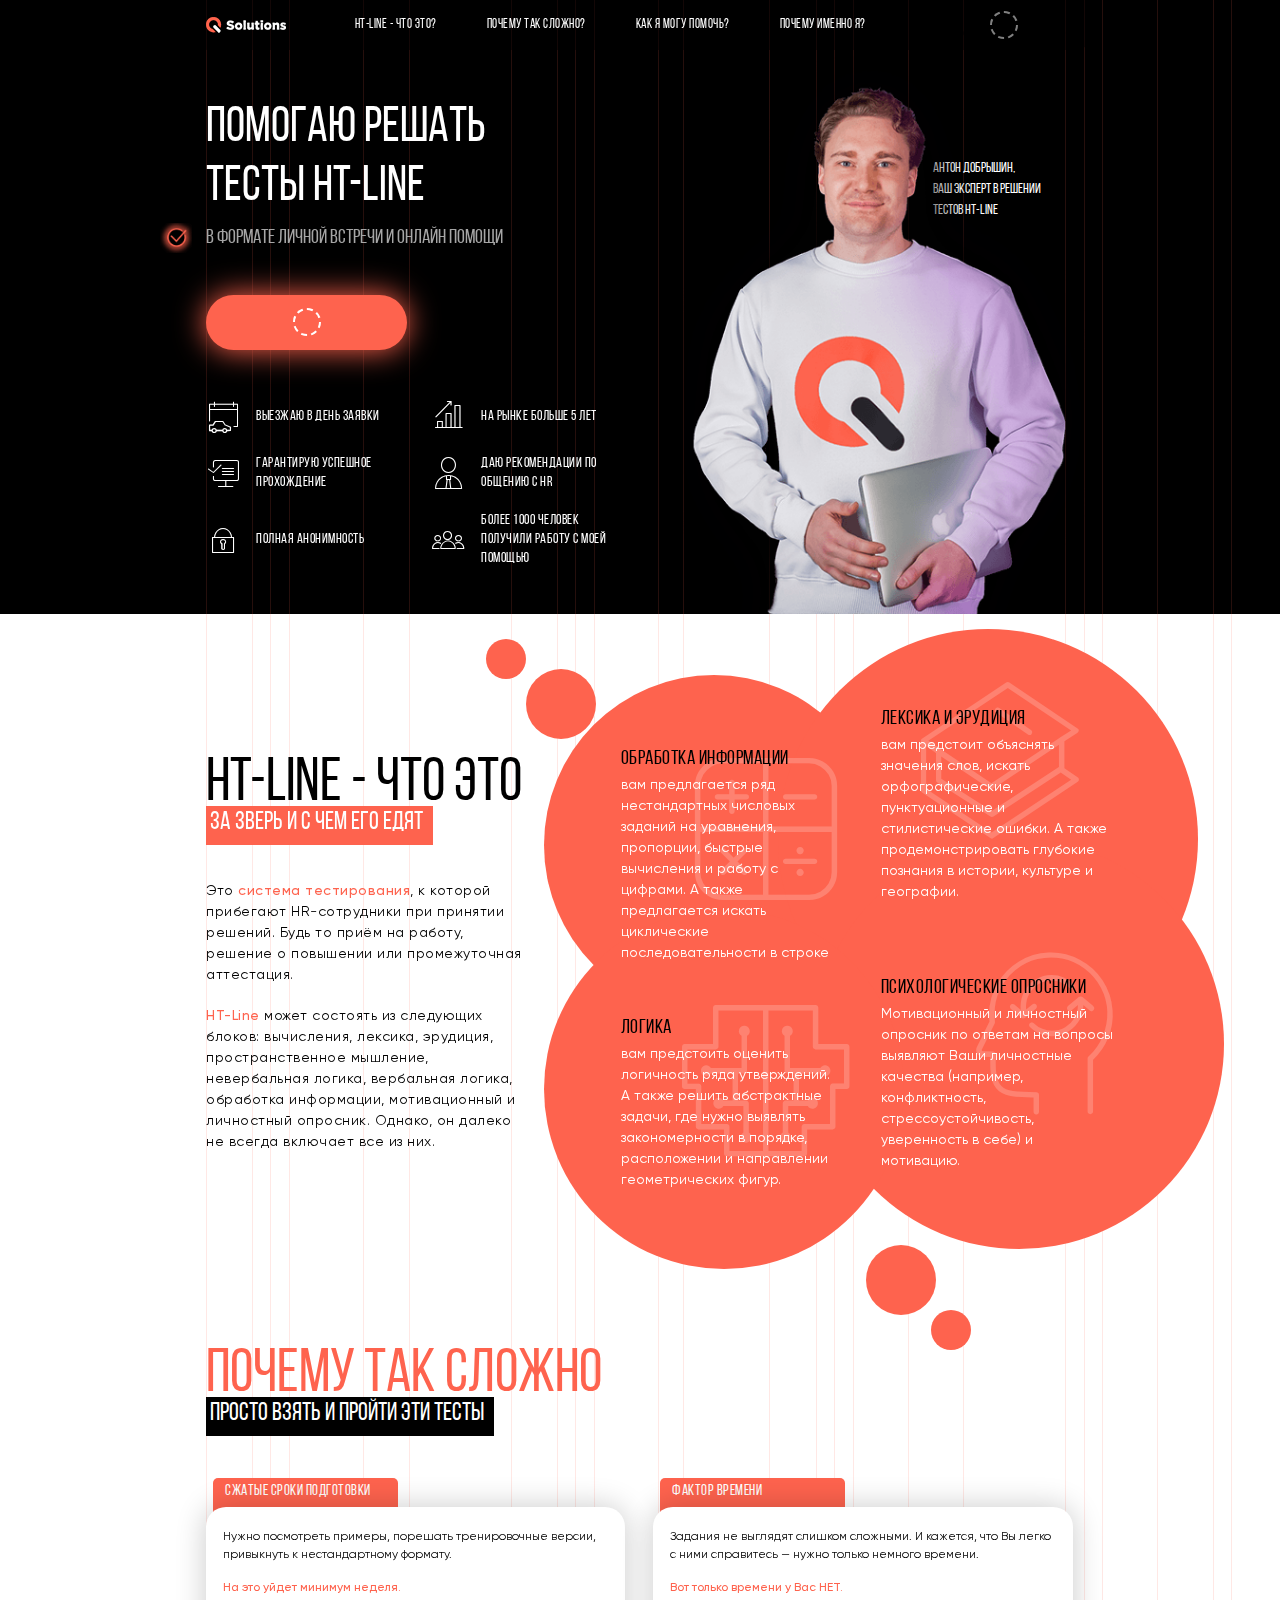
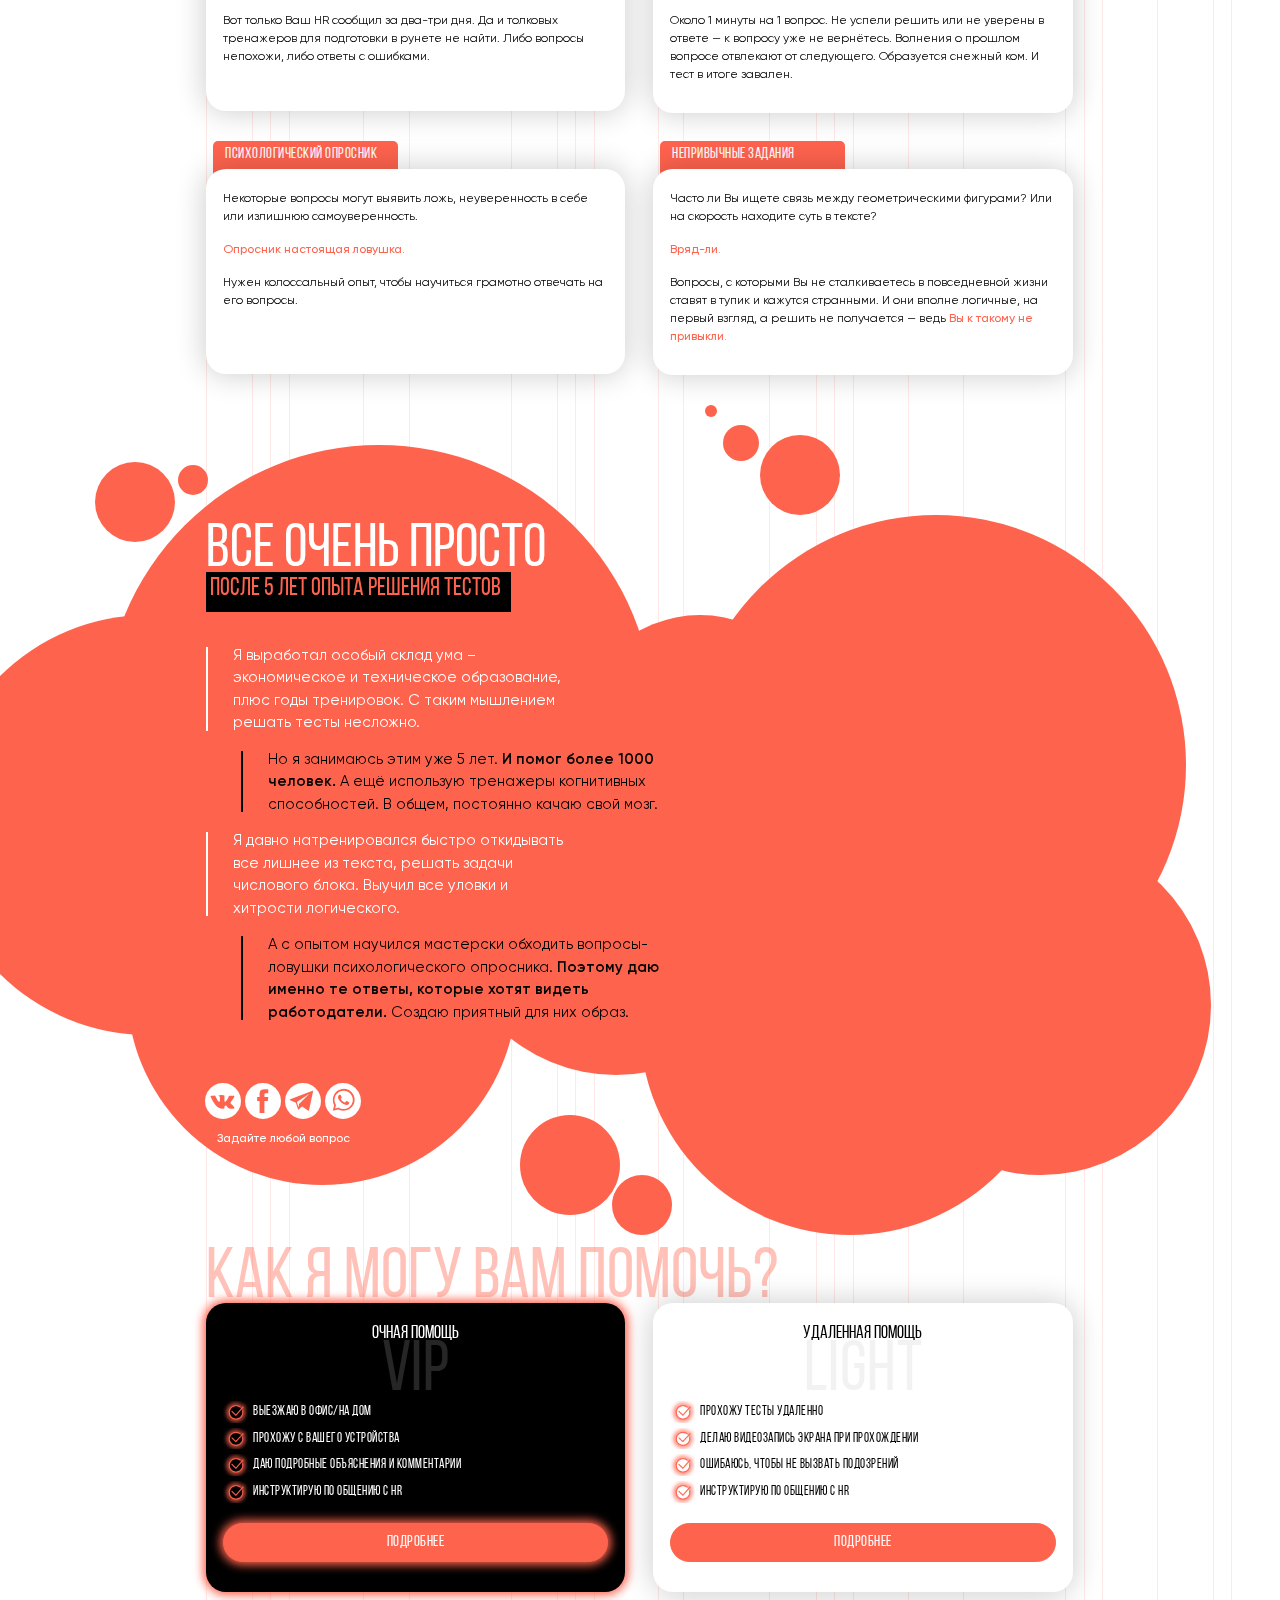
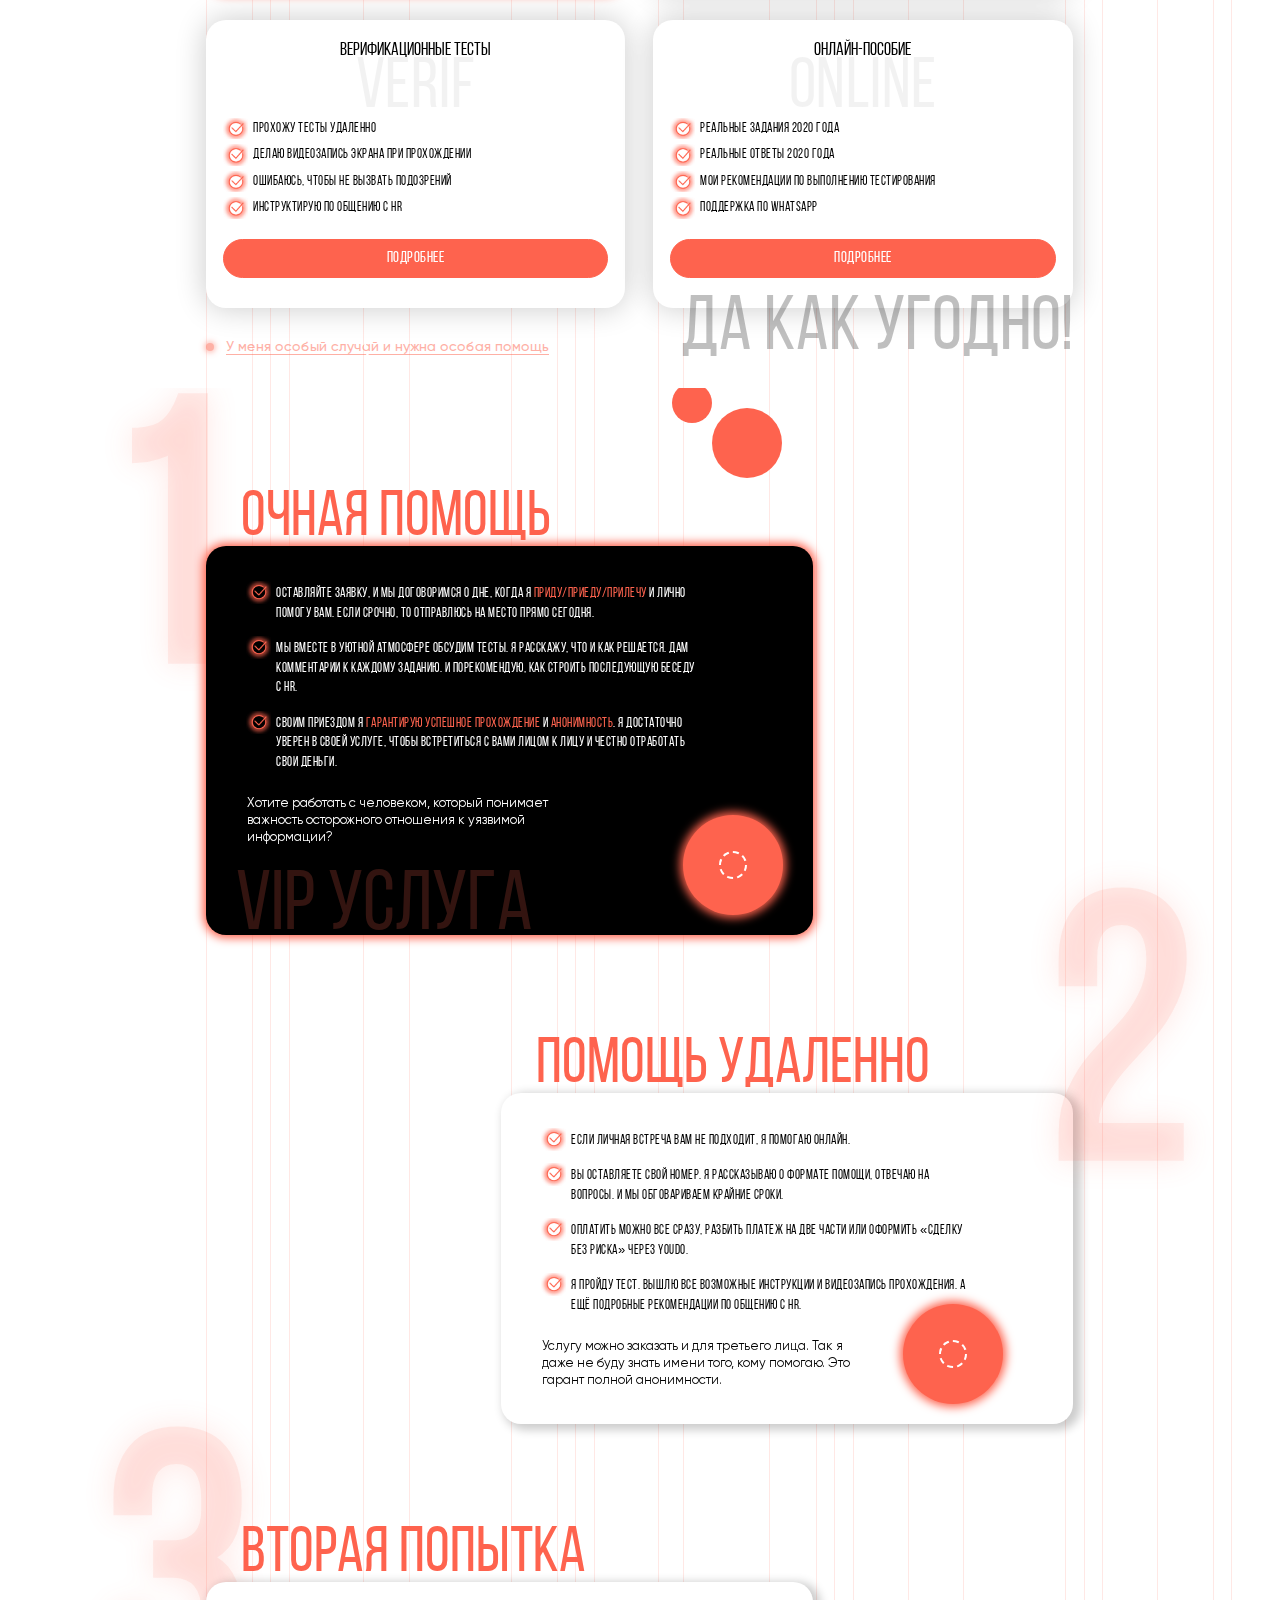
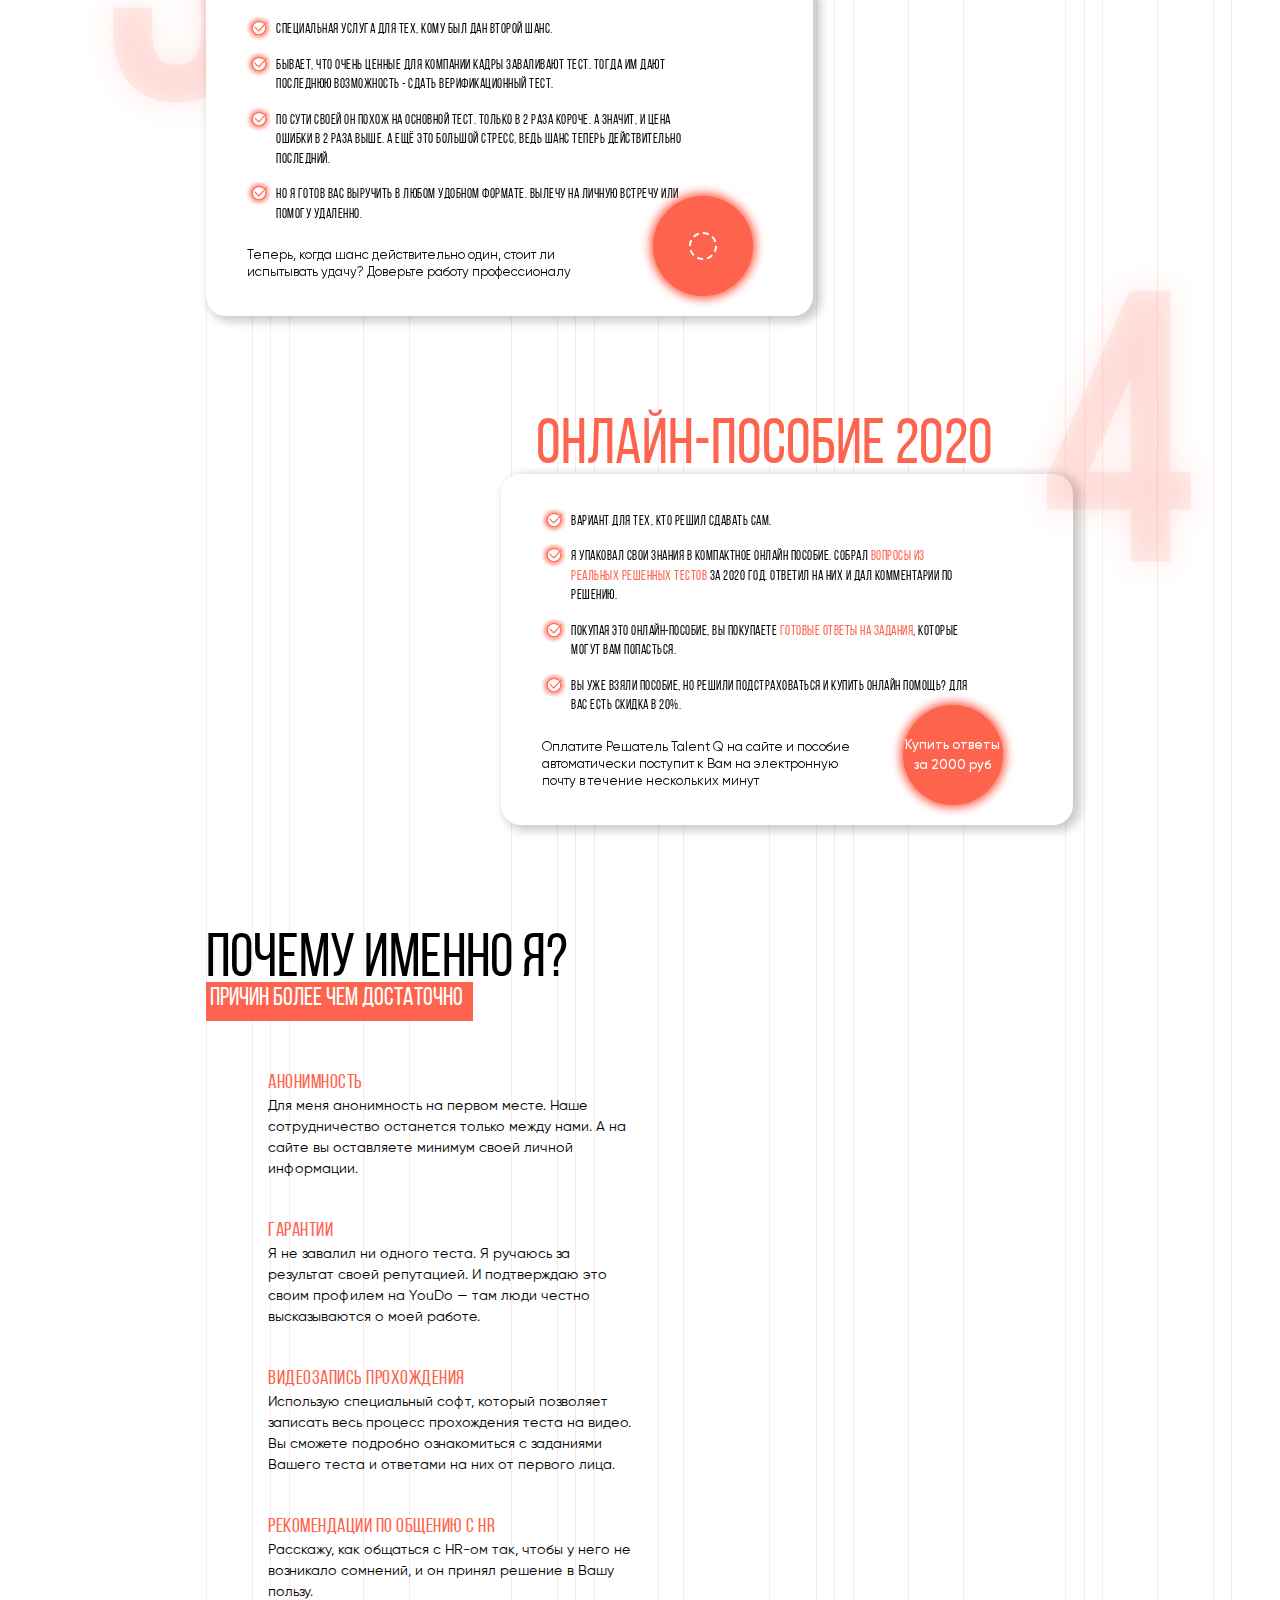
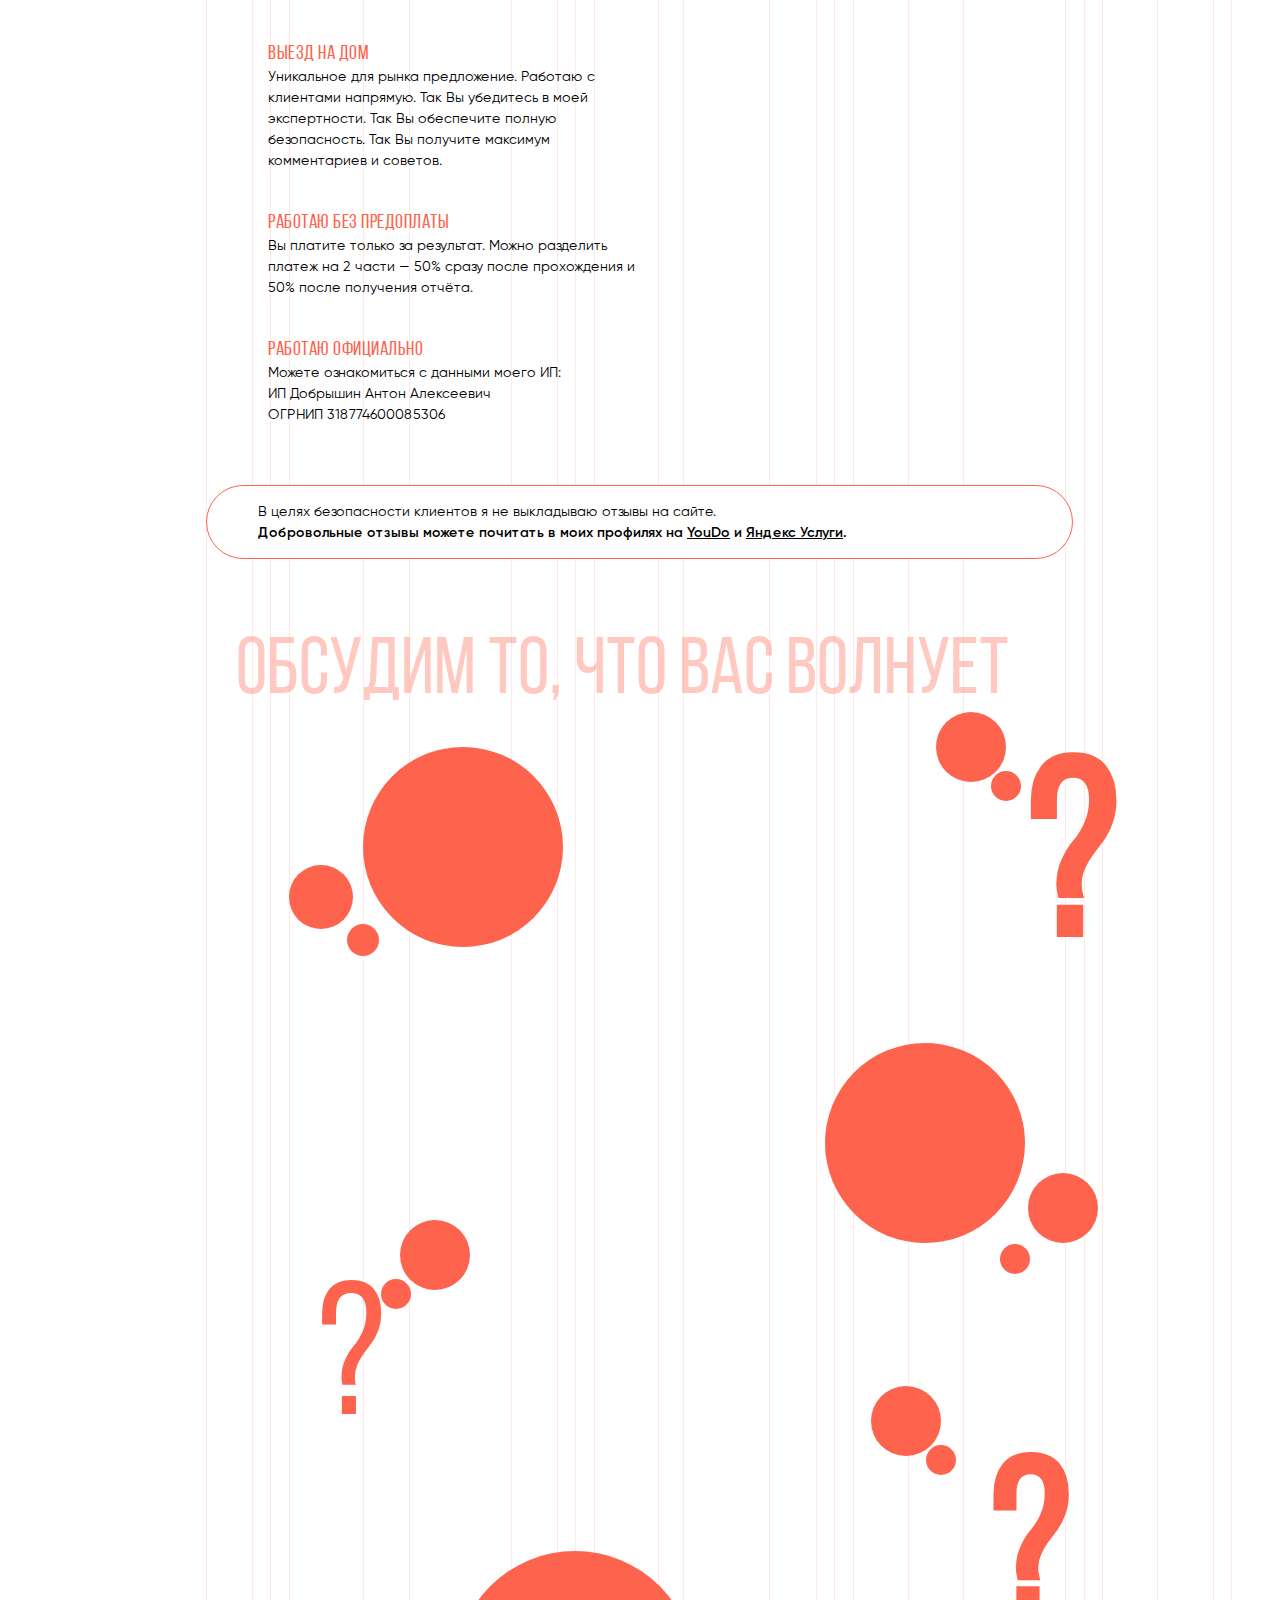
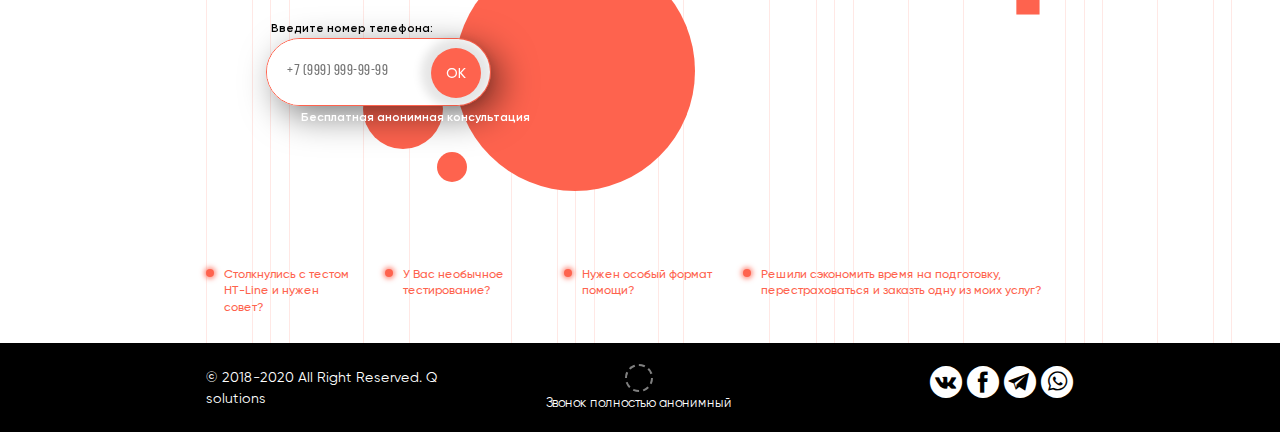
<file: htline.html>
<!DOCTYPE html>
<html lang="ru">

<head>
    <meta charset="UTF-8" />
    <title>Помогаю решать тесты HT-Line</title>
    <meta name="viewport" content="width=device-width, initial-scale=1.0" />
    <meta http-equiv="X-UA-Compatible" content="ie=edge" />
    <link rel="stylesheet" href="/css/main.css" />
    <link rel="shortcut icon" href="/img/favicon.ico" type="image/x-icon" />
    <meta property="og:url" content="/" />
    <meta property="og:title" content="Помогаю решать тесты HT-Line" />
    <meta property="og:description" content="оказываю помощь удаленно или при личной встрече" />
    <meta property="og:type" content="website" />
    <meta property="og:image" content="images/verif.png" />
    <meta name="google-site-verification" content="6rEO6zZyIwTp7YOCTFEfKd_W0d7uSf0Gt25mQhB_8To" />
    <meta name="wmail-verification" content="163e88609361e1ad4c8fc2e6247dae34" />
    <meta name="yandex-verification" content="a4d8ab594aad3cd4" />
    <meta name="description" content="Профессиональная помощь в решении тестов HT-Line удаленно или очно. Ответы к тестам HT-Line: числовой, вербальный, логический, психологический" />
    <meta name="keywords" content="ht-line, помощь ht-line, ответы ht-line, примеры ht-line, ht-line за меня, подготовка ht-line" />
    <meta name="format-detection" content="telephone=no" />
    <style>
        .black{
            color:black!important;
        }
    </style>
</head>

<body>
    <div class="g">
        <nav class="nav">
            <div class="wrap nav__wrap"><button class="nav__open"><span></span></button><a class="nav__logo" href=""><img class="lazy" src="/img/placeholder.png" data-src="/img/logo.png" data-srcset="/img/logo.png 2x, /img/logo_small.png 1x" alt="" /></a>
                <div class="nav__navlist"><a class="js-go-scroll" id="link1" href="#sec1" rel="nofollow">HT-Line - что это?</a><a class="js-go-scroll" id="link2" href="#sec2" rel="nofollow">Почему так сложно?</a><a class="js-go-scroll" id="link3" href="#sec3" rel="nofollow">Как я могу помочь?</a><a class="js-go-scroll" id="link4" href="#sec4" rel="nofollow">Почему именно я?</a><a class="nav__phone-mobile zphone black" href="tel:+79778287469">+7 (977) 828 74 69</a></div><a class="nav__phone zphone black" href="tel:+79778287469"><span><span class="nav__phone-numbers">+7 (977) 828 74 69</span><small>позвони мне анонимно</small></span></a>
            </div>
        </nav>
        <div class="header-spn">
            <div class="lines">
                <div class="wrap"><span></span><span></span><span></span><span></span><span></span><span></span><span></span><span></span><span></span><span></span><span></span><span></span><span></span><span></span><span></span><span></span><span></span><span></span><span></span><span></span><span></span><span></span><span></span><span></span><span></span></div>
            </div>
            <section class="header">
                <div class="header__inform">
                    <div class="floodlight">
                        <div class="wrap">
                            <div class="floodlight__layouts"><span class="floodlight__small js-flood-paralax"></span><span class="floodlight__big js-flood-paralax"></span></div>
                            <div class="floodlight__logos"><img class="lazy" src="/img/placeholder.png" data-src="/img/logos/logos.png" alt="" /></div>
                        </div>
                    </div>
                </div>
                <div class="header__overflow">
                    <div class="wrap header__main">
                        <div class="header__info">
                            <header class="header__headinfo">
                                <h1 class="header__title">ПОМОГАЮ РЕШАТЬ ТЕСТЫ HT-Line</h1>
                                <h2 class="header__semititle">В формате личной встречи и онлайн помощи</h2>
                            </header><a class="header__btn" href="#callbackwidget">ЗАКАЗАТЬ ПОМОЩЬ</a>
                            <ul class="header__iconlist">
                                <li><i class="i i-cardate"></i><span>выезжаю в день заявки</span></li>
                                <li><i class="i i-rate"></i><span>на рынке больше 5 лет</span></li>
                                <li><i class="i i-seo"></i><span>гарантирую успешное прохождение</span></li>
                                <li><i class="i i-user"></i><span>даю рекомендации по общению с hR</span></li>
                                <li><i class="i i-lock"></i><span>полная анонимность</span></li>
                                <li><i class="i i-peoples"></i><span>более 1000 человек получили работу с моей помощью</span></li>
                            </ul>
                        </div>
                        <figure class="header__image"><img class="lazy" src="/img/placeholder.png" data-src="/img/person-1.png" data-srcset="/img/person-1.png 2x, /img/person-1_small.png 1x" alt="" />
                            <figcaption>Антон Добрышин, <br> ваш эксперт в решении <br> тестов HT-Line</figcaption>
                        </figure>
                    </div>
                </div>
            </section>
        </div>
        <div class="relcont">
            <section class="section-textinfo js-section" id="sec1">
                <div class="wrap section-textinfo__wrap">
                    <div class="section-textinfo__left">
                        <h2 class="titlegroup"><span class="titlegroup__wrap"><span>HT-Line - что это </span><small>за зверь и с чем его едят</small></span></h2>
                        <div class="section-textinfo__text">
                            <p>Это <span class='cl-red'>система тестирования</span>, к которой прибегают HR-сотрудники при принятии решений. Будь то приём на работу, решение о повышении или промежуточная аттестация.</p>
                            <p><span class='cl-red'>HT-Line  </span> может состоять из следующих блоков: вычисления, лексика, эрудиция, пространственное мышление, невербальная логика, вербальная логика, обработка информации, мотивационный и личностный опросник. Однако, он далеко не всегда включает все из них.</p>
                        </div>
                    </div>
                    <div class="section-textinfo__right">
                        <ul class="section-textinfo__infoboxes">
                            <li class="section-textinfo__box"><i class="i i-calc"></i>
                                <div class="section-textinfo__box-info"><b>обработка информации</b>
                                    <p>вам предлагается ряд нестандартных числовых заданий на уравнения, пропорции, быстрые вычисления и работу с цифрами. А также предлагается искать циклические последовательности в строке</p>
                                </div>
                            </li>
                            <li class="section-textinfo__box"><i class="i i-book"></i>
                                <div class="section-textinfo__box-info"><b>Лексика и эрудиция</b>
                                    <p>вам предстоит объяснять значения слов, искать орфографические, пунктуационные и стилистические ошибки. А также продемонстрировать глубокие познания в истории, культуре и географии.</p>
                                </div>
                            </li>
                            <li class="section-textinfo__box"><i class="i i-tech"></i>
                                <div class="section-textinfo__box-info"><b>Логика</b>
                                    <p>вам предстоить оценить логичность ряда утверждений. А также решить абстрактные задачи, где нужно выявлять закономерности в порядке, расположении и направлении геометрических фигур.</p>
                                </div>
                            </li>
                            <li class="section-textinfo__box"><i class="i i-brain"></i>
                                <div class="section-textinfo__box-info"><b>Психологические опросники</b>
                                    <p>Мотивационный и личностный опросник по ответам на вопросы выявляют Ваши личностные качества (например, конфликтность, стрессоустойчивость, уверенность в себе) и мотивацию.</p>
                                </div>
                            </li>
                        </ul>
                        <div class="section-textinfo__boxcircles">
                            <div class="section-textinfo__boxcircles-main section-textinfo__boxcircles-main_big"><span class="circle-red"></span><span class="circle-red"></span><span class="circle-red"></span><span class="circle-red"></span></div>
                            <div class="section-textinfo__boxcircles-top"><span class="circle-red circle-red_small"></span><span class="circle-red circle-red_big"></span></div>
                            <div class="section-textinfo__boxcircles-bottom"><span class="circle-red circle-red_big"></span><span class="circle-red circle-red_small"></span></div>
                        </div>
                    </div>
                </div>
            </section>
            <section class="section-infolist js-section" id="sec2">
                <div class="wrap">
                    <h2 class="titlegroup titlegroup_red">Почему так сложно <small>просто взять и пройти эти тесты</small></h2>
                    <div class="grid grid-ungap mt-big">
                        <div class="cell-1-4 cell-1-2--dlg cell--mmd">
                            <div class="icp-box"><span class="icp-box__info">Сжатые сроки подготовки</span>
                                <div class="icp-box__wrapper">
                                    <p>Нужно посмотреть примеры, порешать тренировочные версии, привыкнуть к нестандартному формату.</p>
                                    <p><b class="cl-red">На это уйдет минимум неделя.</b></p>
                                    <p>Вот только Ваш HR сообщил за два-три дня. Да и толковых тренажеров для подготовки в рунете не найти. Либо вопросы непохожи, либо ответы с ошибками.</p>
                                </div>
                            </div>
                        </div>
                        <div class="cell-1-4 cell-1-2--dlg cell--mmd">
                            <div class="icp-box"><span class="icp-box__info">фактор времени </span>
                                <div class="icp-box__wrapper">
                                    <p>Задания не выглядят слишком сложными. И кажется, что Вы легко с ними справитесь — нужно только немного времени.</p>
                                    <p><b class="cl-red">Вот только времени у Вас НЕТ.</b></p>
                                    <p>Около 1 минуты на 1 вопрос. Не успели решить или не уверены в ответе — к вопросу уже не вернётесь. Волнения о прошлом вопросе отвлекают от следующего. Образуется снежный ком. И тест в итоге завален.</p>
                                </div>
                            </div>
                        </div>
                        <div class="cell-1-4 cell-1-2--dlg cell--mmd">
                            <div class="icp-box"><span class="icp-box__info">психологический опросник</span>
                                <div class="icp-box__wrapper">
                                    <p>Некоторые вопросы могут выявить ложь, неуверенность в себе или излишнюю самоуверенность.</p>
                                    <p><b class="cl-red">Опросник настоящая ловушка.</b></p>
                                    <p>Нужен колоссальный опыт, чтобы научиться грамотно отвечать на его вопросы.</p>
                                </div>
                            </div>
                        </div>
                        <div class="cell-1-4 cell-1-2--dlg cell--mmd">
                            <div class="icp-box"><span class="icp-box__info">непривычные задания</span>
                                <div class="icp-box__wrapper">
                                    <p>Часто ли Вы ищете связь между геометрическими фигурами? Или на скорость находите суть в тексте?</p>
                                    <p><b class="cl-red">Вряд-ли.</b></p>
                                    <p>Вопросы, с которыми Вы не сталкиваетесь в повседневной жизни ставят в тупик и кажутся странными. И они вполне логичные, на первый взгляд, а решить не получается — ведь <b class='cl-red'>Вы к такому не привыкли.</b></p>
                                </div>
                            </div>
                        </div>
                    </div>
                </div>
            </section>
            <section class="section-simply" id="sec5">
                <div class="wrap section-simply__wrap">
                    <div class="section-simply__circles">
                        <div class="section-simply__circles-main"><span class="circle-red"></span><span class="circle-red"></span><span class="circle-red"></span><span class="circle-red"></span><span class="circle-red"></span><span class="circle-red"></span><span class="circle-red"></span><span class="circle-red"></span></div>
                        <div class="section-simply__circles-ltop"><span class="circle-red circle-red_big"></span><span class="circle-red circle-red_small"></span></div>
                        <div class="section-simply__circles-rtop"><span class="circle-red circle-red_smart"></span><span class="circle-red circle-red_big"></span><span class="circle-red circle-red_small"></span></div>
                        <div class="section-simply__circles-bottom"><span class="circle-red circle-red_big"></span><span class="circle-red circle-red_small"></span></div>
                    </div>
                    <div class="section-simply__info">
                        <h2 class="titlegroup titlegroup_white">все очень просто <small>после 5 лет опыта решения тестов</small></h2>
                        <ul class="taf-list">
                            <li> <span>Я выработал особый склад ума – экономическое и техническое образование, плюс годы тренировок. С таким мышлением решать тесты несложно.</span></li>
                            <li> <span>Но я занимаюсь этим уже 5 лет. <b>И помог более 1000 человек.</b> А ещё использую тренажеры когнитивных способностей. В общем, постоянно качаю свой мозг.</span></li>
                            <li> <span>Я давно натренировался быстро откидывать все лишнее из текста, решать задачи числового блока. Выучил все уловки и хитрости логического.</span></li>
                            <li> <span>А с опытом научился мастерски обходить вопросы-ловушки психологического опросника. <b>Поэтому даю именно те ответы, которые хотят видеть работодатели.</b> Создаю приятный для них образ.</span></li>
                        </ul>
                        <div class="social-list"><a href="https://vk.com/antondob" target="_blank" rel="nofollow"><i class="i i-vk"></i></a><a href="https://www.facebook.com/anton.dobryshin" target="_blank" rel="nofollow"><i class="i i-fb"></i></a><a href="https://tlgg.ru/@antondob" target="_blank" rel="nofollow"><i class="i i-tm"></i></a><a href="https://api.whatsapp.com/send?phone=79778287469" target="_blank" rel="nofollow"><i class="i i-ws"></i></a><span class="social-list__caption">Задайте любой вопрос</span></div>
                    </div>
                    <div class="section-simply__image"><img class="lazy" src="/img/placeholder.png" data-src="/img/person-2.png" data-srcset="/img/person-2.png 2x, /img/person-2_small.png 1x" alt="" /></div>
                </div>
            </section>
            <section class="section-helps js-section" id="sec3">
                <div class="wrap">
                    <h2 class="section-helps__title">как я могу вам помочь?</h2>
                    <div class="grid">
                        <div class="cell-1-4 cell-1-2--dlg cell--mmd">
                            <div class="icp-box icp-box_black icp-box_notitle">
                                <div class="icp-box__wrapper">
                                    <div class="icp-box__wrapper-box">
                                        <h4 class="icp-box__title">очная помощь</h4><span class="icp-box__name">vip</span>
                                        <ul class="icp-box__list">
                                            <li>выезжаю в офис/на дом</li>
                                            <li>прохожу с вашего устройства</li>
                                            <li>даю подробные объяснения и комментарии</li>
                                            <li>инструктирую по общению с hr</li>
                                        </ul>
                                    </div><a class="btn js-go-scroll" href=".helplist-section_t1" data-offset="120">подробнее</a>
                                </div>
                            </div>
                        </div>
                        <div class="cell-1-4 cell-1-2--dlg cell--mmd">
                            <div class="icp-box icp-box_notitle">
                                <div class="icp-box__wrapper">
                                    <div class="icp-box__wrapper-box">
                                        <h4 class="icp-box__title">удаленная помощь</h4><span class="icp-box__name">light</span>
                                        <ul class="icp-box__list">
                                            <li>прохожу тесты удаленно</li>
                                            <li>делаю видеозапись экрана при прохождении</li>
                                            <li>ошибаюсь, чтобы не вызвать подозрений</li>
                                            <li>инструктируЮ по общению с HR</li>
                                        </ul>
                                    </div><a class="btn js-go-scroll" href=".helplist-section_t2" data-offset="100">подробнее</a>
                                </div>
                            </div>
                        </div>
                        <div class="cell-1-4 cell-1-2--dlg cell--mmd">
                            <div class="icp-box icp-box_notitle">
                                <div class="icp-box__wrapper">
                                    <div class="icp-box__wrapper-box">
                                        <h4 class="icp-box__title">верификационные тесты</h4><span class="icp-box__name">verif</span>
                                        <ul class="icp-box__list">
                                            <li>прохожу тесты удаленно</li>
                                            <li>делаю видеозапись экрана при прохождении</li>
                                            <li>ошибаюсь, чтобы не вызвать подозрений</li>
                                            <li>инструктируЮ по общению с HR</li>
                                        </ul>
                                    </div><a class="btn js-go-scroll" href=".helplist-section_t3" data-offset="100">подробнее</a>
                                </div>
                            </div>
                        </div>
                        <div class="cell-1-4 cell-1-2--dlg cell--mmd">
                            <div class="icp-box icp-box_notitle">
                                <div class="icp-box__wrapper">
                                    <div class="icp-box__wrapper-box">
                                        <h4 class="icp-box__title">онлайн-пособие</h4><span class="icp-box__name">online</span>
                                        <ul class="icp-box__list">
                                            <li>реальные задания 2020 года</li>
                                            <li>реальные ответы 2020 года</li>
                                            <li>мои рекомендации по выполнению тестирования</li>
                                            <li>поддержка по whatsapp</li>
                                        </ul>
                                    </div><a class="btn js-go-scroll" href=".helplist-section_t4" data-offset="100">подробнее</a>
                                </div>
                            </div>
                        </div>
                    </div>
                    <div class="grid grid-ungap grid-justify-between">
                        <div class="cell-inline"><a class="dot-link" href="#callbackwidget"> <i></i><span>У меня особый случай и нужна особая помощь</span></a></div>
                        <div class="cell-inline hide--tsm"><span class="section-helps__ftitle">да как угодно!</span></div>
                    </div>
                </div>
            </section>
            <div class="helplist-section-list">
                <div class="wrap">
                    <div class="helplist-section-list__circles"><span class="circle-red circle-red_big" id="dot-float-1"></span><span class="circle-red circle-red_small" id="dot-float-2"></span></div>
                </div>
                <section class="helplist-section helplist-section_t1 helplist-section_black">
                    <div class="wrap">
                        <div class="helplist-section__info"><b class="helplist-section__number">1</b>
                            <h3 class="helplist-section__title">очная помощь</h3>
                            <div class="helplist-section__block">
                                <ul class="check-list check-list_pleft">
                                    <li>Оставляйте заявку, и мы договоримся о дне, когда я <span class='cl-red'>приду/приеду/прилечу</span> и лично помогу Вам. Если срочно, то отправлюсь на место прямо сегодня.</li>
                                    <li>Мы вместе в уютной атмосфере обсудим тесты. Я расскажу, что и как решается. Дам комментарии к каждому заданию. И порекомендую, как строить последующую беседу с HR.</li>
                                    <li>Своим приездом я <span class='cl-red'>гарантирую успешное прохождение</span> и <span class='cl-red'>анонимность</span>. Я достаточно уверен в своей услуге, чтобы встретиться с вами лицом к лицу и честно отработать свои деньги.</li>
                                </ul>
                                <div class="icon-text"><img class="lazy" src="/img/placeholder.png" data-src="/img/protection2.png" alt="" /><span>Хотите работать с человеком, который понимает важность осторожного отношения к уязвимой информации?</span></div><span class="helplist-section__block-intitle">vip услуга</span><a class="helplist-section__btn" href="#callbackwidget" rel="nofollow"> <span>Назначить встречу</span></a>
                                <div class="helplist-section__circles"><span class="circle-red circle-red_big"></span><span class="circle-red circle-red_small"></span></div>
                            </div>
                        </div>
                        <div class="helplist-section__image"><img class="lazy" src="/img/placeholder.png" data-src="/img/person-3.png" data-srcset="/img/person-3.png 2x, /img/person-3_small.png 1x" alt="" /></div>
                    </div>
                </section>
                <section class="helplist-section helplist-section_t2">
                    <div class="wrap">
                        <div class="helplist-section__info"><b class="helplist-section__number">2</b>
                            <h3 class="helplist-section__title">помощь удаленно</h3>
                            <div class="helplist-section__block">
                                <ul class="check-list check-list_pleft">
                                    <li>Если личная встреча Вам не подходит, я помогаю онлайн.</li>
                                    <li>Вы оставляете свой номер. Я рассказываю о формате помощи, отвечаю на вопросы. И мы обговариваем крайние сроки.</li>
                                    <li>Оплатить можно все сразу, разбить платеж на две части или оформить «Сделку без риска» через YouDo.</li>
                                    <li>Я пройду тест. Вышлю все возможные инструкции и видеозапись прохождения. А ещё подробные рекомендации по общению с HR.</li>
                                </ul>
                                <div class="icon-text"><img class="lazy" src="/img/placeholder.png" data-src="/img/protection2.png" alt="" /><span>Услугу можно заказать и для третьего лица. Так я даже не буду знать имени того, кому помогаю. Это гарант полной анонимности.</span></div><a class="helplist-section__btn" href="#callbackwidget" rel="nofollow"> <span>Заказать помощь</span></a>
                            </div>
                        </div>
                        <div class="helplist-section__image"><img class="lazy" src="/img/placeholder.png" data-src="/img/person-4.png" data-srcset="/img/person-4.png 2x, /img/person-4_small.png 1x" alt="" /></div>
                    </div>
                </section>
                <section class="helplist-section helplist-section_t3">
                    <div class="wrap">
                        <div class="helplist-section__info"><b class="helplist-section__number">3</b>
                            <h3 class="helplist-section__title">вторая попытка</h3>
                            <div class="helplist-section__block">
                                <ul class="check-list check-list_pleft">
                                    <li>Специальная услуга для тех, кому был дан второй шанс.</li>
                                    <li>Бывает, что очень ценные для компании кадры заваливают тест. Тогда им дают последнюю возможность - сдать верификационный тест.</li>
                                    <li>По сути своей он похож на основной тест. Только в 2 раза короче. А значит, и цена ошибки в 2 раза выше. А ещё это большой стресс, ведь шанс теперь действительно последний.</li>
                                    <li>Но я готов вас выручить в любом удобном формате. Вылечу на личную встречу или помогу удаленно.</li>
                                </ul>
                                <div class="icon-text"><img class="lazy" src="/img/placeholder.png" data-src="/img/protection2.png" alt="" /><span>Теперь, когда шанс действительно один, стоит ли испытывать удачу? Доверьте работу профессионалу</span></div><a class="helplist-section__btn" href="#callbackwidget" rel="nofollow"> <span>Получить помощь</span></a>
                            </div>
                        </div>
                        <div class="helplist-section__image"><img class="lazy" src="/img/placeholder.png" data-src="/img/person-5.png" data-srcset="/img/person-5.png 2x, /img/person-5_small.png 1x" alt="" /></div>
                    </div>
                </section>
                <section class="helplist-section helplist-section_t4">
                    <div class="wrap">
                        <div class="helplist-section__info"><b class="helplist-section__number">4</b>
                            <h3 class="helplist-section__title">онлайн-пособие 2020</h3>
                            <div class="helplist-section__block">
                                <ul class="check-list check-list_pleft">
                                    <li>Вариант для тех, кто решил сдавать сам.</li>
                                    <li>Я упаковал свои знания в компактное онлайн пособие. Собрал <span class='cl-red'>вопросы из реальных решенных тестов</span> за 2020 год. Ответил на них и дал комментарии по решению.</li>
                                    <li>Покупая это онлайн-пособие, вы покупаете <span class='cl-red'>готовые ответы на задания</span>, которые могут вам попасться.</li>
                                    <li>Вы уже взяли пособие, но решили подстраховаться и купить онлайн помощь? Для вас есть скидка в 20%.</li>
                                </ul>
                                <div class="icon-text"><img class="lazy" src="/img/placeholder.png" data-src="/img/protection2.png" alt="" /><span>Оплатите Решатель Talent Q на сайте и пособие автоматически поступит к Вам на электронную почту в течение нескольких минут</span></div><a class="helplist-section__btn" href="" data-modal-open="#modal-email" onclick="yaCounter47429476.reachGoal('htlinebook'); return true;"> <span>Купить ответы за 2000 руб</span></a>
                            </div>
                        </div>
                        <div class="helplist-section__image"><img class="lazy" src="/img/placeholder.png" data-src="/img/person-6.png" data-srcset="/img/person-6.png 2x, /img/person-6_small.png 1x" alt="" /></div>
                    </div>
                </section>
            </div>
            <section class="section-whyiam js-section" id="sec4">
                <div class="wrap">
                    <div class="section-whyiam__left">
                        <h2 class="titlegroup">почему именно я? <small>причин более чем достаточно</small></h2>
                        <ul class="icons-list">
                            <li>
                                <div class="icons-list__image"><img class="lazy" src="/img/placeholder.png" data-src="/img/listicons/1.png" alt="" /></div>
                                <div class="icons-list__info">
                                    <h5 class="icons-list__title">анонимность</h5>
                                    <p>Для меня анонимность на первом месте. Наше сотрудничество останется только между нами. А на сайте вы оставляете минимум своей личной информации.</p>
                                </div>
                            </li>
                            <li>
                                <div class="icons-list__image"><img class="lazy" src="/img/placeholder.png" data-src="/img/listicons/2.png" alt="" /></div>
                                <div class="icons-list__info">
                                    <h5 class="icons-list__title">гарантии</h5>
                                    <p>Я не завалил ни одного теста. Я ручаюсь за результат своей репутацией. И подтверждаю это своим профилем на YouDo — там люди честно высказываются о моей работе.</p>
                                </div>
                            </li>
                            <li>
                                <div class="icons-list__image"><img class="lazy" src="/img/placeholder.png" data-src="/img/listicons/3.png" alt="" /></div>
                                <div class="icons-list__info">
                                    <h5 class="icons-list__title">видеозапись прохождения</h5>
                                    <p>Использую специальный софт, который позволяет записать весь процесс прохождения теста на видео. Вы сможете подробно ознакомиться с заданиями Вашего теста и ответами на них от первого лица.</p>
                                </div>
                            </li>
                            <li>
                                <div class="icons-list__image"><img class="lazy" src="/img/placeholder.png" data-src="/img/listicons/4.png" alt="" /></div>
                                <div class="icons-list__info">
                                    <h5 class="icons-list__title">рекомендации по общению с HR</h5>
                                    <p>Расскажу, как общаться с HR-ом так, чтобы у него не возникало сомнений, и он принял решение в Вашу пользу.</p>
                                </div>
                            </li>
                            <li>
                                <div class="icons-list__image"><img class="lazy" src="/img/placeholder.png" data-src="/img/listicons/5.png" alt="" /></div>
                                <div class="icons-list__info">
                                    <h5 class="icons-list__title">выезд на дом</h5>
                                    <p>Уникальное для рынка предложение. Работаю с клиентами напрямую. Так Вы убедитесь в моей экспертности. Так Вы обеспечите полную безопасность. Так Вы получите максимум комментариев и советов.</p>
                                </div>
                            </li>
                            <li>
                                <div class="icons-list__image"><img class="lazy" src="/img/placeholder.png" data-src="/img/listicons/6.png" alt="" /></div>
                                <div class="icons-list__info">
                                    <h5 class="icons-list__title">работаю без предоплаты</h5>
                                    <p>Вы платите только за результат. Можно разделить платеж на 2 части — 50% сразу после прохождения и 50% после получения отчёта.</p>
                                </div>
                            </li>
                            <li>
                                <div class="icons-list__image"><img class="lazy" src="/img/placeholder.png" data-src="/img/listicons/7.png" alt="" /></div>
                                <div class="icons-list__info">
                                    <h5 class="icons-list__title">работаю официально</h5>
                                    <p>Можете ознакомиться с данными моего ИП:</p>
                                    <p>ИП Добрышин Антон Алексеевич</p>
                                    <p>ОГРНИП 318774600085306</p>
                                </div>
                            </li>
                        </ul>
                    </div>
                    <div class="section-whyiam__right">
                        <div class="section-whyiam__img"><img class="lazy" src="/img/placeholder.png" data-src="/img/person-7.png" alt="" /></div>
                    </div>
                    <div class="section-whyiam__yandex">
                        <div class="freelance-info"><a class="freelance-info__left-img" href="https://yandex.ru/uslugi/profile/QSolutions-158189" target="_blank"><img class="lazy" src="/img/placeholder.png" data-src="/img/yandex-services.png" alt="" /></a>
                            <div class="freelance-info__info">В целях безопасности клиентов я не выкладываю отзывы на сайте. <br><b>Добровольные отзывы можете почитать в моих профилях на <a href='https://youdo.com/u1602542' target="_blank">YouDo</a> и <a href='https://yandex.ru/uslugi/profile/QSolutions-158189' target="_blank">Яндекс Услуги</a>.</b></div><a class="freelance-info__right-img" href="https://youdo.com/u1602542" target="_blank"><img class="lazy" src="/img/placeholder.png" data-src="/img/logo-youdo.png" alt="" /></a>
                        </div>
                    </div>
                </div>
            </section>
            <section class="section-comments">
                <div class="wrap section-comments__wrap">
                    <div class="section-comments__bg">
                        <div class="section-comments__bg-circles"><span class="circle-red"></span><span class="circle-red"></span><span class="circle-red"></span><span class="circle-red"></span><span class="circle-red"></span><span class="circle-red"></span><span class="circle-red"></span><span class="circle-red"></span><span class="circle-red"></span><span class="circle-red"></span><span class="circle-red"></span><span class="circle-red"></span><span class="circle-red"></span><span class="circle-red"></span><span class="circle-red"></span></div>
                        <div class="section-comments__bg-question"><span class="bg-question">?</span><span class="bg-question">?</span><span class="bg-question">?</span></div>
                    </div>
                    <div class="section-comments__info">
                        <h2 class="section-comments__title">обсудим то, что вас волнует</h2>
                        <div class="chat">
                            <div class="chat__cell js-comment">
                                <div class="comment" style="max-width: 320px;">А могут по IP понять, что решал не я?</div>
                            </div>
                            <div class="chat__cell js-comment">
                                <div class="comment comment_reply" style="max-width: 550px;">Нет. Сотрудники компаний не отслеживают ip-адреса. К тому же я использую безопасное интернет-соединение. А ещё могу приехать и решить тест с вашего устройства.</div>
                            </div>
                            <div class="chat__cell js-comment">
                                <div class="comment" style="max-width: 330px;">А мне будут задавать дополнительные вопросы? Меня не заподозрят?</div>
                            </div>
                            <div class="chat__cell js-comment">
                                <div class="comment comment_reply" style="max-width: 710px;">Вопросы задают, если сомневаются в ваших результатах. Например, когда баллы рекордно высокие. Поэтому я выдерживаю такой балл, чтобы не возникало подозрений и не требовалась проверка. А ещё высылаю инструкции, как правильно общаться после прохождения.</div>
                            </div>
                            <div class="chat__cell js-comment">
                                <div class="comment" style="max-width: 220px;">Гарантируете ли Вы конфиденциальность?</div>
                            </div>
                            <div class="chat__cell js-comment">
                                <div class="comment comment_reply" style="max-width: 600px;">Я не сотрудничаю ни с какими организациями, не передаю информацию третьим лицам, а также не использую личную информацию в рекламных целях. Конфиденциальность – основа моего взаимодействия с клиентами.</div>
                            </div>
                            <div class="chat__cell js-comment">
                                <div class="comment" style="max-width: 290px;">У меня еще полно вопросов, можно получить консультацию?</div>
                            </div>
                            <div class="chat__cell js-comment">
                                <div class="comment comment_reply" style="max-width: 550px;">Да, оставьте номер телефона, и я свяжусь с Вами. Можете указать данные друга или коллеги, через которого Вы бы хотели вести связь, для полной анонимности.</div>
                            </div>
                            <div class="chat__cell js-comment">
                                <div class="comment-form"><span class="comment-form__caption">Введите номер телефона:</span>
                                    <form class="comment-form__form js-form-ajax" action="./static/telegram.php" method="post"><input type="text" required="required" name="new_phone" placeholder="+7 (999) 999-99-99" /><button type="submit">OK</button></form><span class="comment-form__aferinfo">Бесплатная анонимная консультация</span></div>
                            </div>
                            <div class="chat__cell">
                                <div class="comment js-form-response comment_reply" style="max-width: 510px;">Спасибо. Я обязательно свяжусь с Вами в ближайшее время!</div>
                            </div>
                        </div>
                    </div>
                </div>
            </section>
            <div class="fline wrap">
                <div class="grid">
                    <div class="cell-1-5 cell-1-2--tlg cell--mmd"><span class="dot-info"> <i></i><span>Столкнулись с тестом HT-Line и нужен совет?</span></span></div>
                    <div class="cell-1-5 cell-1-2--tlg cell--mmd"><span class="dot-info"> <i></i><span>У Вас необычное тестирование?</span></span></div>
                    <div class="cell-1-5 cell-1-2--tlg cell--mmd"> <span class="dot-info"> <i> </i><span>Нужен особый формат помощи?</span></span></div>
                    <div class="cell-2-5 cell-1-2--tlg cell--mmd"> <span class="dot-info"> <i> </i><span>Решили сэкономить время на подготовку, перестраховаться и заказть одну из моих услуг?</span></span></div>
                </div>
            </div>
        </div>
        <footer class="footer">
            <div class="wrap"><span class="footer__copy">© 2018-2020 All Right Reserved. Q solutions</span><span class="footer__phone"><a class="footer__phone-link zphone black" href="tel:+79778287469">8 (977) 828 74 69</a><span class="footer__phone-caption">Звонок полностью анонимный</span></span><span class="footer__social"><a href="https://vk.com/antondob" target="_blank" rel="nofollow"><i class="i i-vk"></i></a><a href="https://www.facebook.com/anton.dobryshin" target="_blank" rel="nofollow"><i class="i i-fb"></i></a><a href="https://tlgg.ru/@antondob" target="_blank" rel="nofollow"><i class="i i-tm"></i></a><a href="https://api.whatsapp.com/send?phone=79778287469" target="_blank" rel="nofollow"><i class="i i-ws"></i></a></span></div>
        </footer>
        <div class="modal modal_email" id="modal-email" data-width="570px">
            <div class="email-pay">
                <form class="email-pay__form" method="POST" target="blank" action="https://money.yandex.ru/eshop.xml" id="booksale" onsubmit="yaCounter47429476.reachGoal('talentqbook'); return true;"><input name="shopId" value="187448" type="hidden" /><input name="scid" value="714661" type="hidden" /><input name="sum" value="1999" type="hidden" /><input type="hidden" name="qqshop_uid" value="615385997688966200" /><input name="cps_email" id="cps_email1" value="user@domain.com" type="hidden" /><input type="hidden" name="product" value="1" /><input name="customerNumber" value="1585599265" type="hidden" />
                    <div class="email-pay__head"><b class="email-pay__title">Введите почту</b><span class="email-pay__text">на нее Вы получите ссылку после оплаты</span></div>
                    <div class="email-pay__block"><input class="email-pay__input" name="new_email" id="email1" type="email" placeholder="Ваш email для получения" required="required" />
                        <div class="email-pay__submit"><button class="email-pay__btn new" type="submit" form="booksale">OK</button><span class="email-pay__btn-caption">Нажмите, чтобы оплатить</span></div>
                    </div>
                </form>
            </div>
        </div>
    </div>
    <script src="/js/main.js"></script>
    <script>
        $(document).ready(function() {
            $("a[href='#callbackwidget']").addClass("callback-load");
            $(".zphone").addClass("callback-load");
            setTimeout(function() {
                $("a[href='#callbackwidget']").removeClass("callback-load");
                $("body").append('<link rel="stylesheet" href="https://cdn.envybox.io/widget/cbk.css">');
                $("body").append('<script src="https://cdn.envybox.io/widget/cbk.js?wcb_code=3c51aa3817442bdbe1fb2e9041ce3335" charset="UTF-8" async><\/script>');
                $("body").append('<script async="async" src="https://www.googletagmanager.com/gtag/js?id=UA-141169797-1"><\/script>');
                $("body").append('<script async id="zd_ct_phone_script" src="https://my.zadarma.com/js/ct_phone.min.js"><\/script>');

                window.dataLayer = window.dataLayer || [];

                function gtag() {
                    dataLayer.push(arguments);
                }
                gtag('js', new Date());
                gtag('config', 'UA-141169797-1');
                
                window.replainSettings = { id: 'eac581bc-0fdb-42c9-826d-673774bf925c' };
                (function(u){var s=document.createElement('script');s.type='text/javascript';s.async=true;s.src=u;
                var x=document.getElementsByTagName('script')[0];x.parentNode.insertBefore(s,x);
                })('https://widget.replain.cc/dist/client.js');

                (function(m, e, t, r, i, k, a) {
                    m[i] = m[i] || function() {
                        (m[i].a = m[i].a || []).push(arguments)
                    };
                    m[i].l = 1 * new Date();
                    k = e.createElement(t), a = e.getElementsByTagName(t)[0], k.async = 1, k.src = r, a.parentNode.insertBefore(k, a)
                })(window, document, "script", "https://mc.yandex.ru/metrika/tag.js", "ym");
                ym(47429476, "init", {
                    clickmap: true,
                    trackLinks: true,
                    accurateTrackBounce: true,
                    webvisor: true,
                    trackHash: true
                });
                
                 (function(w, c) {
                    (w[c] = w[c] || []).push(function() {
                         new zTracker({
                            "id": "9b0e49945eccc8854faeb51141675aaa4029",
                            "metrics": {
                                "metrika": "47429476",
                                 "ga": "UA-141169797-1"
                            }
                         });
                     });
                })(window, "zTrackerCallbacks");
                
            }, 3000);
            
            setTimeout(function(){
                 $(".zphone").removeClass("black");
                 $(".zphone").removeClass("callback-load");
            }, 4000);
           
        });
    </script>
</body>

</html>
</file>
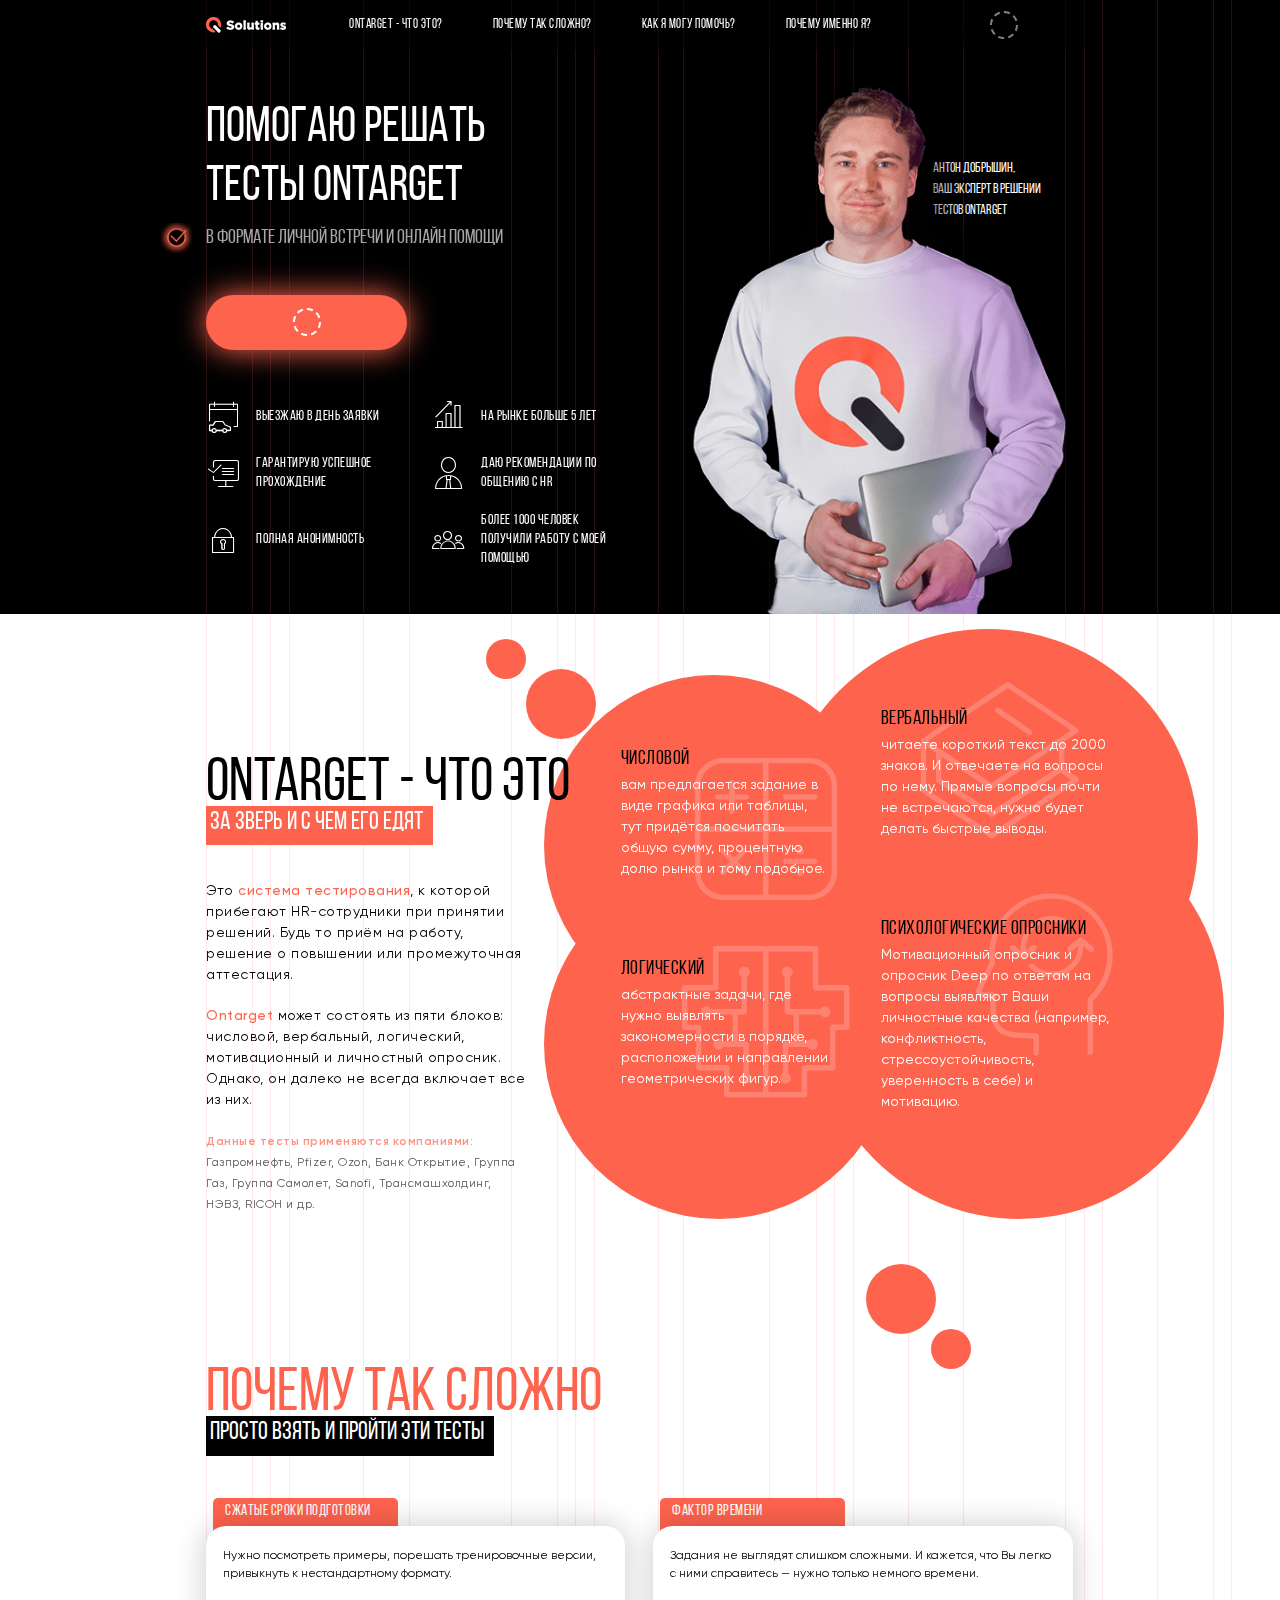
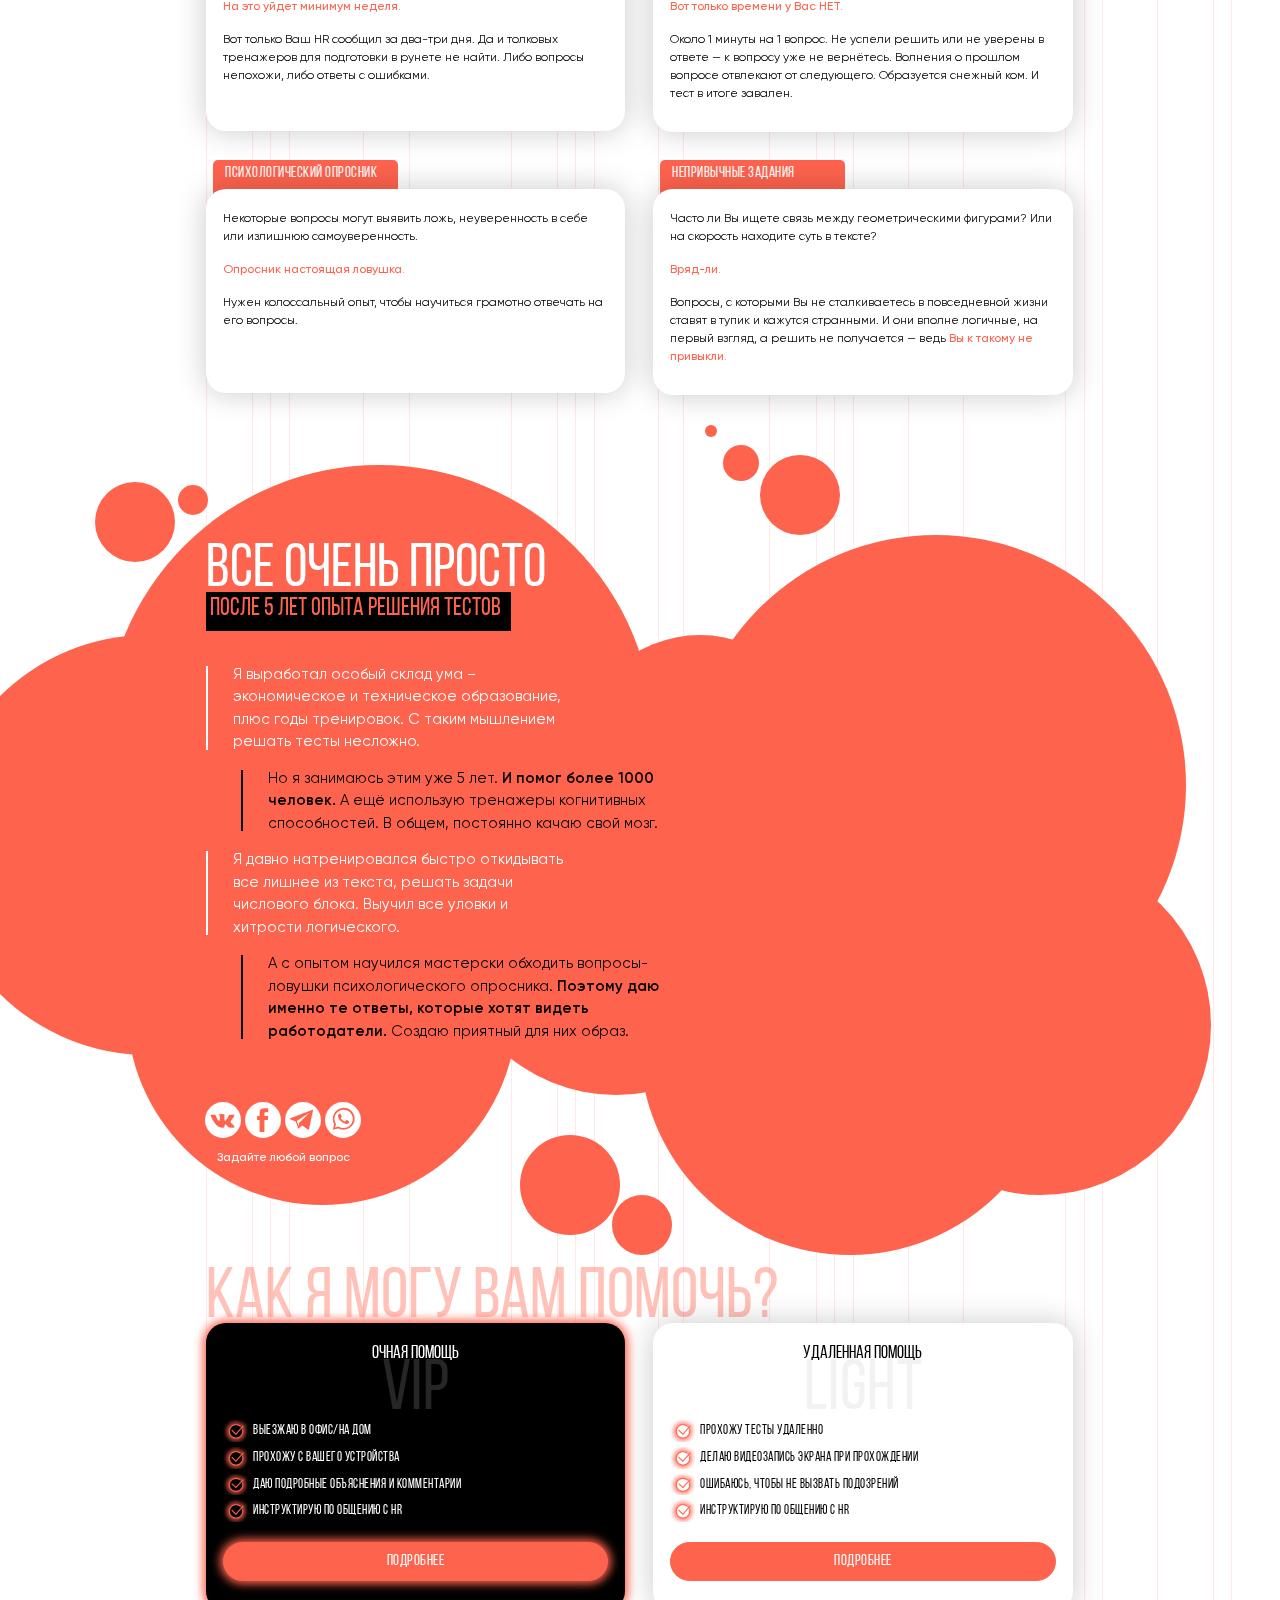
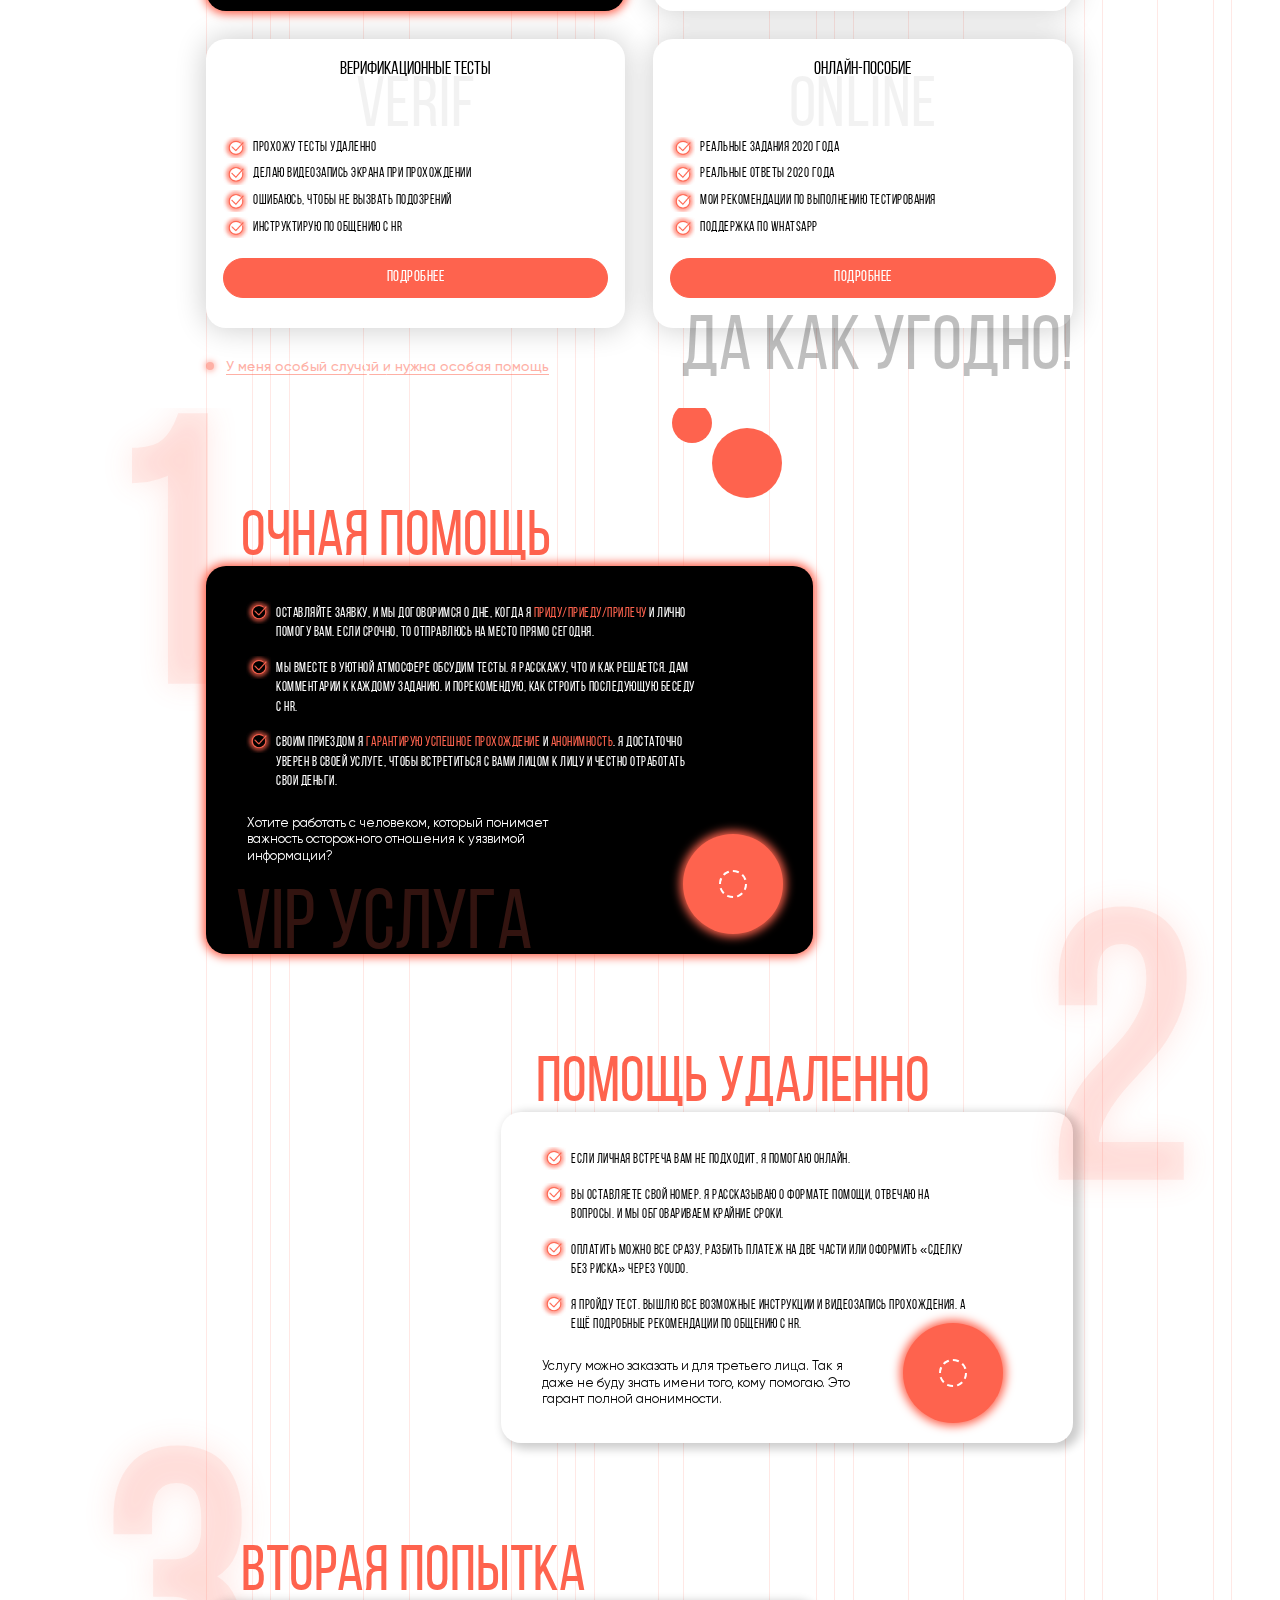
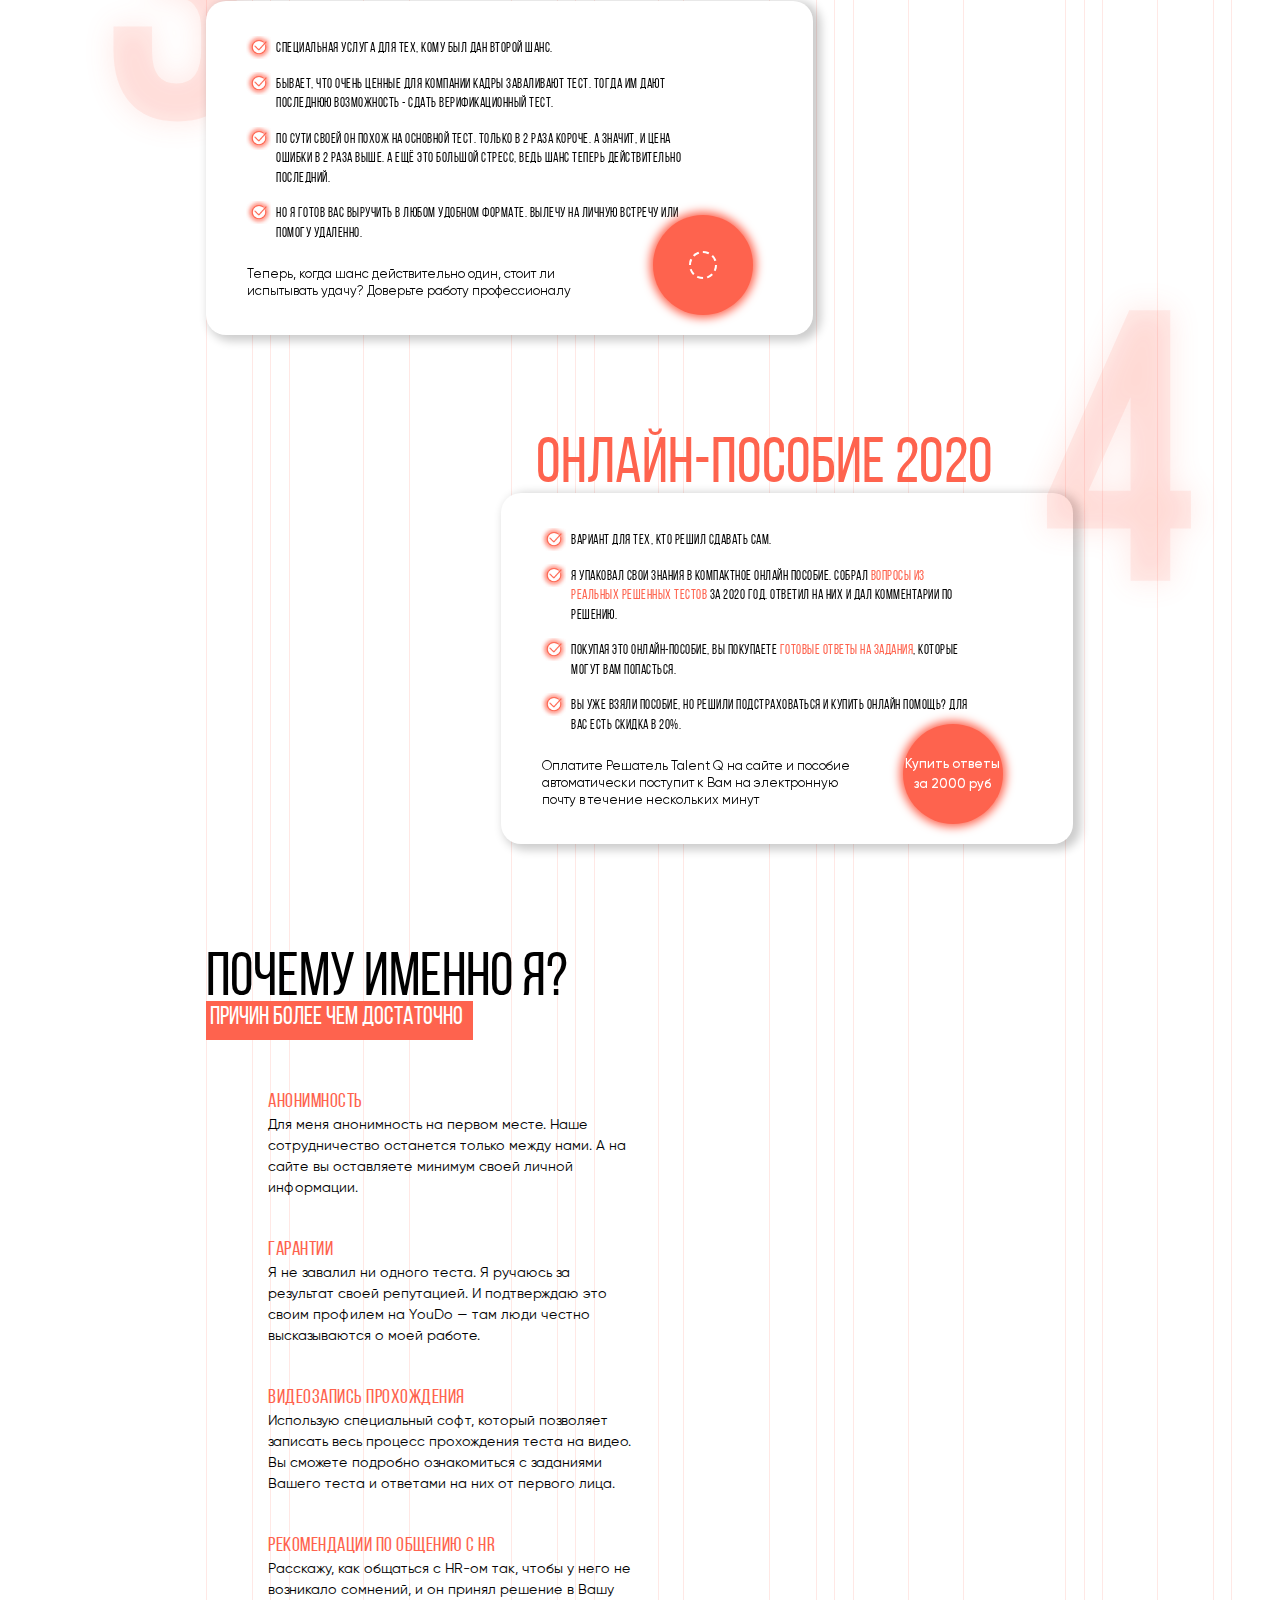
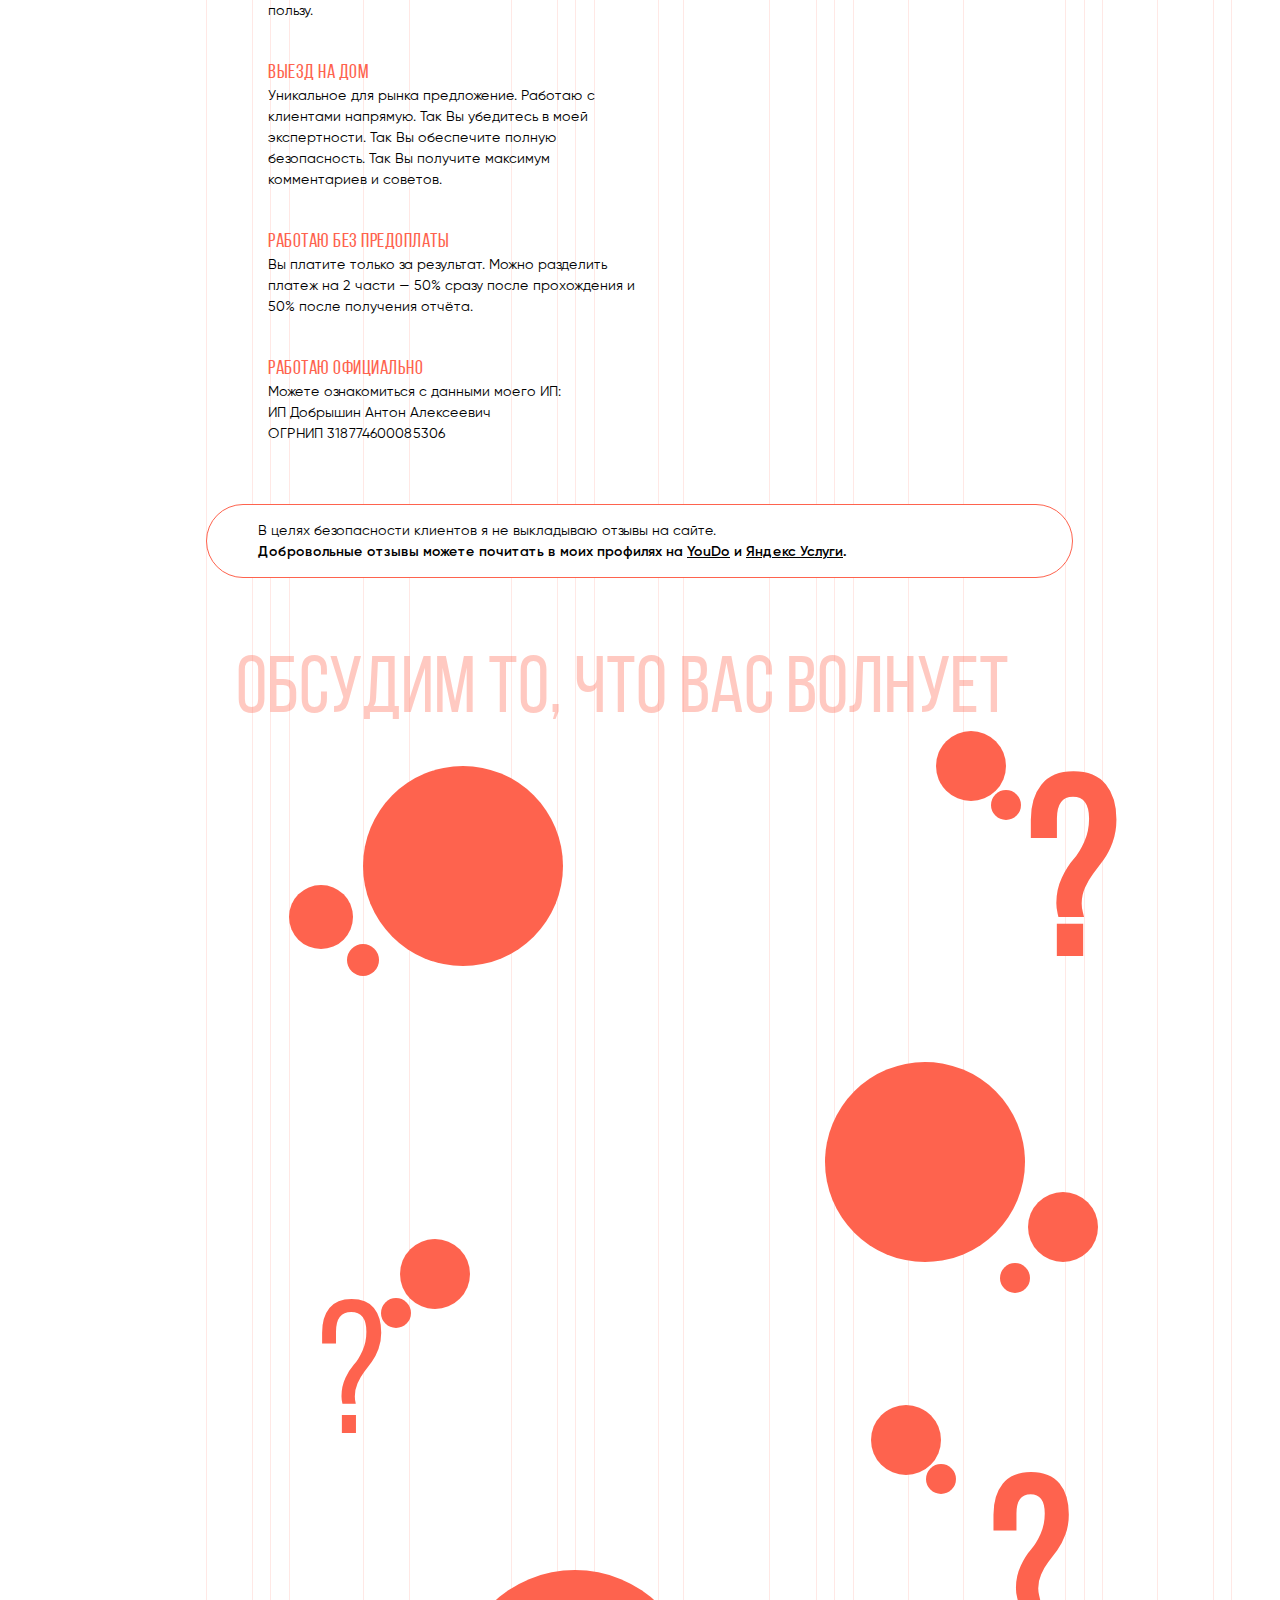
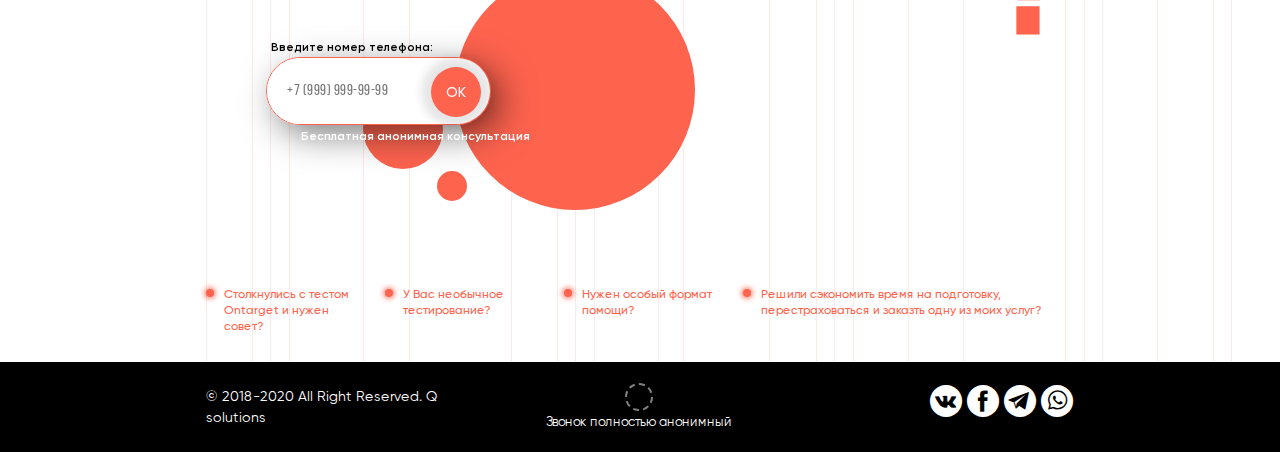
<file: ontarget.html>
<!DOCTYPE html>
<html lang="ru">

<head>
    <meta charset="UTF-8" />
    <title>Помогаю решать тесты Ontarget</title>
    <meta name="viewport" content="width=device-width, initial-scale=1.0" />
    <meta http-equiv="X-UA-Compatible" content="ie=edge" />
    <link rel="stylesheet" href="/css/main.css" />
    <link rel="shortcut icon" href="/img/favicon.ico" type="image/x-icon" />
    <meta property="og:url" content="/" />
    <meta property="og:title" content="Помогаю решать тесты Ontarget" />
    <meta property="og:description" content="оказываю помощь удаленно или при личной встрече" />
    <meta property="og:type" content="website" />
    <meta property="og:image" content="images/verif.png" />
    <meta name="google-site-verification" content="6rEO6zZyIwTp7YOCTFEfKd_W0d7uSf0Gt25mQhB_8To" />
    <meta name="wmail-verification" content="163e88609361e1ad4c8fc2e6247dae34" />
    <meta name="yandex-verification" content="a4d8ab594aad3cd4" />
    <meta name="description" content="Профессиональная помощь в решении тестов Ontarget удаленно или очно. Ответы к тестам Ontarget: числовой, вербальный, логический" />
    <meta name="keywords" content="ontarget, помощь ontarget, ответы ontarget, примеры ontarget, ontarget за меня, подготовка ontarget" />
    <meta name="format-detection" content="telephone=no" />
    <style>
        .black{
            color:black!important;
        }
    </style>
</head>

<body>
    <div class="g">
        <nav class="nav">
            <div class="wrap nav__wrap"><button class="nav__open"><span></span></button><a class="nav__logo" href=""><img class="lazy" src="/img/placeholder.png" data-src="/img/logo.png" data-srcset="/img/logo.png 2x, /img/logo_small.png 1x" alt="" /></a>
                <div class="nav__navlist"><a class="js-go-scroll" id="link1" href="#sec1" rel="nofollow">Ontarget - что это?</a><a class="js-go-scroll" id="link2" href="#sec2" rel="nofollow">Почему так сложно?</a><a class="js-go-scroll" id="link3" href="#sec3" rel="nofollow">Как я могу помочь?</a><a class="js-go-scroll" id="link4" href="#sec4" rel="nofollow">Почему именно я?</a><a class="nav__phone-mobile zphone black" href="tel:+79778287469">+7 (977) 828 74 69</a></div><a class="nav__phone zphone black" href="tel:+79778287469"><span><span class="nav__phone-numbers">+7 (977) 828 74 69</span><small>позвони мне анонимно</small></span></a>
            </div>
        </nav>
        <div class="header-spn">
            <div class="lines">
                <div class="wrap"><span></span><span></span><span></span><span></span><span></span><span></span><span></span><span></span><span></span><span></span><span></span><span></span><span></span><span></span><span></span><span></span><span></span><span></span><span></span><span></span><span></span><span></span><span></span><span></span><span></span></div>
            </div>
            <section class="header">
                <div class="header__inform">
                    <div class="floodlight">
                        <div class="wrap">
                            <div class="floodlight__layouts"><span class="floodlight__small js-flood-paralax"></span><span class="floodlight__big js-flood-paralax"></span></div>
                            <div class="floodlight__logos"><img class="lazy" src="/img/placeholder.png" data-src="/img/logos/logos.png" alt="" /></div>
                        </div>
                    </div>
                </div>
                <div class="header__overflow">
                    <div class="wrap header__main">
                        <div class="header__info">
                            <header class="header__headinfo">
                                <h1 class="header__title">ПОМОГАЮ РЕШАТЬ ТЕСТЫ Ontarget</h1>
                                <h2 class="header__semititle">В формате личной встречи и онлайн помощи</h2>
                            </header><a class="header__btn" href="#callbackwidget">ЗАКАЗАТЬ ПОМОЩЬ</a>
                            <ul class="header__iconlist">
                                <li><i class="i i-cardate"></i><span>выезжаю в день заявки</span></li>
                                <li><i class="i i-rate"></i><span>на рынке больше 5 лет</span></li>
                                <li><i class="i i-seo"></i><span>гарантирую успешное прохождение</span></li>
                                <li><i class="i i-user"></i><span>даю рекомендации по общению с hR</span></li>
                                <li><i class="i i-lock"></i><span>полная анонимность</span></li>
                                <li><i class="i i-peoples"></i><span>более 1000 человек получили работу с моей помощью</span></li>
                            </ul>
                        </div>
                        <figure class="header__image"><img class="lazy" src="/img/placeholder.png" data-src="/img/person-1.png" data-srcset="/img/person-1.png 2x, /img/person-1_small.png 1x" alt="" />
                            <figcaption>Антон Добрышин, <br> ваш эксперт в решении <br> тестов Ontarget</figcaption>
                        </figure>
                    </div>
                </div>
            </section>
        </div>
        <div class="relcont">
            <section class="section-textinfo js-section" id="sec1">
                <div class="wrap section-textinfo__wrap">
                    <div class="section-textinfo__left">
                        <h2 class="titlegroup"><span class="titlegroup__wrap"><span>Ontarget - что это </span><small>за зверь и с чем его едят</small></span></h2>
                        <div class="section-textinfo__text">
                            <p>Это <span class='cl-red'>система тестирования</span>, к которой прибегают HR-сотрудники при принятии решений. Будь то приём на работу, решение о повышении или промежуточная аттестация.</p>
                            <p><span class='cl-red'>Ontarget </span> может состоять из пяти блоков: числовой, вербальный, логический, мотивационный и личностный опросник. Однако, он далеко не всегда включает все из них.</p>
                            <p><span style="opacity: 0.7"><small><span class='cl-red'><b>Данные тесты применяются компаниями:</b></span><br>Газпромнефть, Pfizer, Ozon, Банк Открытие, Группа Газ, Группа Самолет, Sanofi, Трансмашхолдинг, НЭВЗ, RICOH и др.</small></span></p>
                        </div>
                    </div>
                    <div class="section-textinfo__right">
                        <ul class="section-textinfo__infoboxes">
                            <li class="section-textinfo__box"><i class="i i-calc"></i>
                                <div class="section-textinfo__box-info"><b>Числовой</b>
                                    <p>вам предлагается задание в виде графика или таблицы, тут придётся посчитать общую сумму, процентную долю рынка и тому подобное.</p>
                                </div>
                            </li>
                            <li class="section-textinfo__box"><i class="i i-book"></i>
                                <div class="section-textinfo__box-info"><b>Вербальный</b>
                                    <p>читаете короткий текст до 2000 знаков. И отвечаете на вопросы по нему. Прямые вопросы почти не встречаются, нужно будет делать быстрые выводы.</p>
                                </div>
                            </li>
                            <li class="section-textinfo__box"><i class="i i-tech"></i>
                                <div class="section-textinfo__box-info"><b>Логический</b>
                                    <p>абстрактные задачи, где нужно выявлять закономерности в порядке, расположении и направлении геометрических фигур.</p>
                                </div>
                            </li>
                            <li class="section-textinfo__box"><i class="i i-brain"></i>
                                <div class="section-textinfo__box-info"><b>Психологические опросники</b>
                                    <p>Мотивационный опросник и опросник Deep по ответам на вопросы выявляют Ваши личностные качества (например, конфликтность, стрессоустойчивость, уверенность в себе) и мотивацию.</p>
                                </div>
                            </li>
                        </ul>
                        <div class="section-textinfo__boxcircles">
                            <div class="section-textinfo__boxcircles-main"><span class="circle-red"></span><span class="circle-red"></span><span class="circle-red"></span><span class="circle-red"></span></div>
                            <div class="section-textinfo__boxcircles-top"><span class="circle-red circle-red_small"></span><span class="circle-red circle-red_big"></span></div>
                            <div class="section-textinfo__boxcircles-bottom"><span class="circle-red circle-red_big"></span><span class="circle-red circle-red_small"></span></div>
                        </div>
                    </div>
                </div>
            </section>
            <section class="section-infolist js-section" id="sec2">
                <div class="wrap">
                    <h2 class="titlegroup titlegroup_red">Почему так сложно <small>просто взять и пройти эти тесты</small></h2>
                    <div class="grid grid-ungap mt-big">
                        <div class="cell-1-4 cell-1-2--dlg cell--mmd">
                            <div class="icp-box"><span class="icp-box__info">Сжатые сроки подготовки</span>
                                <div class="icp-box__wrapper">
                                    <p>Нужно посмотреть примеры, порешать тренировочные версии, привыкнуть к нестандартному формату.</p>
                                    <p><b class="cl-red">На это уйдет минимум неделя.</b></p>
                                    <p>Вот только Ваш HR сообщил за два-три дня. Да и толковых тренажеров для подготовки в рунете не найти. Либо вопросы непохожи, либо ответы с ошибками.</p>
                                </div>
                            </div>
                        </div>
                        <div class="cell-1-4 cell-1-2--dlg cell--mmd">
                            <div class="icp-box"><span class="icp-box__info">фактор времени </span>
                                <div class="icp-box__wrapper">
                                    <p>Задания не выглядят слишком сложными. И кажется, что Вы легко с ними справитесь — нужно только немного времени.</p>
                                    <p><b class="cl-red">Вот только времени у Вас НЕТ.</b></p>
                                    <p>Около 1 минуты на 1 вопрос. Не успели решить или не уверены в ответе — к вопросу уже не вернётесь. Волнения о прошлом вопросе отвлекают от следующего. Образуется снежный ком. И тест в итоге завален.</p>
                                </div>
                            </div>
                        </div>
                        <div class="cell-1-4 cell-1-2--dlg cell--mmd">
                            <div class="icp-box"><span class="icp-box__info">психологический опросник</span>
                                <div class="icp-box__wrapper">
                                    <p>Некоторые вопросы могут выявить ложь, неуверенность в себе или излишнюю самоуверенность.</p>
                                    <p><b class="cl-red">Опросник настоящая ловушка.</b></p>
                                    <p>Нужен колоссальный опыт, чтобы научиться грамотно отвечать на его вопросы.</p>
                                </div>
                            </div>
                        </div>
                        <div class="cell-1-4 cell-1-2--dlg cell--mmd">
                            <div class="icp-box"><span class="icp-box__info">непривычные задания</span>
                                <div class="icp-box__wrapper">
                                    <p>Часто ли Вы ищете связь между геометрическими фигурами? Или на скорость находите суть в тексте?</p>
                                    <p><b class="cl-red">Вряд-ли.</b></p>
                                    <p>Вопросы, с которыми Вы не сталкиваетесь в повседневной жизни ставят в тупик и кажутся странными. И они вполне логичные, на первый взгляд, а решить не получается — ведь <b class='cl-red'>Вы к такому не привыкли.</b></p>
                                </div>
                            </div>
                        </div>
                    </div>
                </div>
            </section>
            <section class="section-simply" id="sec5">
                <div class="wrap section-simply__wrap">
                    <div class="section-simply__circles">
                        <div class="section-simply__circles-main"><span class="circle-red"></span><span class="circle-red"></span><span class="circle-red"></span><span class="circle-red"></span><span class="circle-red"></span><span class="circle-red"></span><span class="circle-red"></span><span class="circle-red"></span></div>
                        <div class="section-simply__circles-ltop"><span class="circle-red circle-red_big"></span><span class="circle-red circle-red_small"></span></div>
                        <div class="section-simply__circles-rtop"><span class="circle-red circle-red_smart"></span><span class="circle-red circle-red_big"></span><span class="circle-red circle-red_small"></span></div>
                        <div class="section-simply__circles-bottom"><span class="circle-red circle-red_big"></span><span class="circle-red circle-red_small"></span></div>
                    </div>
                    <div class="section-simply__info">
                        <h2 class="titlegroup titlegroup_white">все очень просто <small>после 5 лет опыта решения тестов</small></h2>
                        <ul class="taf-list">
                            <li> <span>Я выработал особый склад ума – экономическое и техническое образование, плюс годы тренировок. С таким мышлением решать тесты несложно.</span></li>
                            <li> <span>Но я занимаюсь этим уже 5 лет. <b>И помог более 1000 человек.</b> А ещё использую тренажеры когнитивных способностей. В общем, постоянно качаю свой мозг.</span></li>
                            <li> <span>Я давно натренировался быстро откидывать все лишнее из текста, решать задачи числового блока. Выучил все уловки и хитрости логического.</span></li>
                            <li> <span>А с опытом научился мастерски обходить вопросы-ловушки психологического опросника. <b>Поэтому даю именно те ответы, которые хотят видеть работодатели.</b> Создаю приятный для них образ.</span></li>
                        </ul>
                        <div class="social-list"><a href="https://vk.com/antondob" target="_blank" rel="nofollow"><i class="i i-vk"></i></a><a href="https://www.facebook.com/anton.dobryshin" target="_blank" rel="nofollow"><i class="i i-fb"></i></a><a href="https://tlgg.ru/@antondob" target="_blank" rel="nofollow"><i class="i i-tm"></i></a><a href="https://api.whatsapp.com/send?phone=79778287469" target="_blank" rel="nofollow"><i class="i i-ws"></i></a><span class="social-list__caption">Задайте любой вопрос</span></div>
                    </div>
                    <div class="section-simply__image"><img class="lazy" src="/img/placeholder.png" data-src="/img/person-2.png" data-srcset="/img/person-2.png 2x, /img/person-2_small.png 1x" alt="" /></div>
                </div>
            </section>
            <section class="section-helps js-section" id="sec3">
                <div class="wrap">
                    <h2 class="section-helps__title">как я могу вам помочь?</h2>
                    <div class="grid">
                        <div class="cell-1-4 cell-1-2--dlg cell--mmd">
                            <div class="icp-box icp-box_black icp-box_notitle">
                                <div class="icp-box__wrapper">
                                    <div class="icp-box__wrapper-box">
                                        <h4 class="icp-box__title">очная помощь</h4><span class="icp-box__name">vip</span>
                                        <ul class="icp-box__list">
                                            <li>выезжаю в офис/на дом</li>
                                            <li>прохожу с вашего устройства</li>
                                            <li>даю подробные объяснения и комментарии</li>
                                            <li>инструктирую по общению с hr</li>
                                        </ul>
                                    </div><a class="btn js-go-scroll" href=".helplist-section_t1" data-offset="120">подробнее</a>
                                </div>
                            </div>
                        </div>
                        <div class="cell-1-4 cell-1-2--dlg cell--mmd">
                            <div class="icp-box icp-box_notitle">
                                <div class="icp-box__wrapper">
                                    <div class="icp-box__wrapper-box">
                                        <h4 class="icp-box__title">удаленная помощь</h4><span class="icp-box__name">light</span>
                                        <ul class="icp-box__list">
                                            <li>прохожу тесты удаленно</li>
                                            <li>делаю видеозапись экрана при прохождении</li>
                                            <li>ошибаюсь, чтобы не вызвать подозрений</li>
                                            <li>инструктируЮ по общению с HR</li>
                                        </ul>
                                    </div><a class="btn js-go-scroll" href=".helplist-section_t2" data-offset="100">подробнее</a>
                                </div>
                            </div>
                        </div>
                        <div class="cell-1-4 cell-1-2--dlg cell--mmd">
                            <div class="icp-box icp-box_notitle">
                                <div class="icp-box__wrapper">
                                    <div class="icp-box__wrapper-box">
                                        <h4 class="icp-box__title">верификационные тесты</h4><span class="icp-box__name">verif</span>
                                        <ul class="icp-box__list">
                                            <li>прохожу тесты удаленно</li>
                                            <li>делаю видеозапись экрана при прохождении</li>
                                            <li>ошибаюсь, чтобы не вызвать подозрений</li>
                                            <li>инструктируЮ по общению с HR</li>
                                        </ul>
                                    </div><a class="btn js-go-scroll" href=".helplist-section_t3" data-offset="100">подробнее</a>
                                </div>
                            </div>
                        </div>
                        <div class="cell-1-4 cell-1-2--dlg cell--mmd">
                            <div class="icp-box icp-box_notitle">
                                <div class="icp-box__wrapper">
                                    <div class="icp-box__wrapper-box">
                                        <h4 class="icp-box__title">онлайн-пособие</h4><span class="icp-box__name">online</span>
                                        <ul class="icp-box__list">
                                            <li>реальные задания 2020 года</li>
                                            <li>реальные ответы 2020 года</li>
                                            <li>мои рекомендации по выполнению тестирования</li>
                                            <li>поддержка по whatsapp</li>
                                        </ul>
                                    </div><a class="btn js-go-scroll" href=".helplist-section_t4" data-offset="100">подробнее</a>
                                </div>
                            </div>
                        </div>
                    </div>
                    <div class="grid grid-ungap grid-justify-between">
                        <div class="cell-inline"><a class="dot-link" href="#callbackwidget"> <i></i><span>У меня особый случай и нужна особая помощь</span></a></div>
                        <div class="cell-inline hide--tsm"><span class="section-helps__ftitle">да как угодно!</span></div>
                    </div>
                </div>
            </section>
            <div class="helplist-section-list">
                <div class="wrap">
                    <div class="helplist-section-list__circles"><span class="circle-red circle-red_big" id="dot-float-1"></span><span class="circle-red circle-red_small" id="dot-float-2"></span></div>
                </div>
                <section class="helplist-section helplist-section_t1 helplist-section_black">
                    <div class="wrap">
                        <div class="helplist-section__info"><b class="helplist-section__number">1</b>
                            <h3 class="helplist-section__title">очная помощь</h3>
                            <div class="helplist-section__block">
                                <ul class="check-list check-list_pleft">
                                    <li>Оставляйте заявку, и мы договоримся о дне, когда я <span class='cl-red'>приду/приеду/прилечу</span> и лично помогу Вам. Если срочно, то отправлюсь на место прямо сегодня.</li>
                                    <li>Мы вместе в уютной атмосфере обсудим тесты. Я расскажу, что и как решается. Дам комментарии к каждому заданию. И порекомендую, как строить последующую беседу с HR.</li>
                                    <li>Своим приездом я <span class='cl-red'>гарантирую успешное прохождение</span> и <span class='cl-red'>анонимность</span>. Я достаточно уверен в своей услуге, чтобы встретиться с вами лицом к лицу и честно отработать свои деньги.</li>
                                </ul>
                                <div class="icon-text"><img class="lazy" src="/img/placeholder.png" data-src="/img/protection2.png" alt="" /><span>Хотите работать с человеком, который понимает важность осторожного отношения к уязвимой информации?</span></div><span class="helplist-section__block-intitle">vip услуга</span><a class="helplist-section__btn" href="#callbackwidget" rel="nofollow"> <span>Назначить встречу</span></a>
                                <div class="helplist-section__circles"><span class="circle-red circle-red_big"></span><span class="circle-red circle-red_small"></span></div>
                            </div>
                        </div>
                        <div class="helplist-section__image"><img class="lazy" src="/img/placeholder.png" data-src="/img/person-3.png" data-srcset="/img/person-3.png 2x, /img/person-3_small.png 1x" alt="" /></div>
                    </div>
                </section>
                <section class="helplist-section helplist-section_t2">
                    <div class="wrap">
                        <div class="helplist-section__info"><b class="helplist-section__number">2</b>
                            <h3 class="helplist-section__title">помощь удаленно</h3>
                            <div class="helplist-section__block">
                                <ul class="check-list check-list_pleft">
                                    <li>Если личная встреча Вам не подходит, я помогаю онлайн.</li>
                                    <li>Вы оставляете свой номер. Я рассказываю о формате помощи, отвечаю на вопросы. И мы обговариваем крайние сроки.</li>
                                    <li>Оплатить можно все сразу, разбить платеж на две части или оформить «Сделку без риска» через YouDo.</li>
                                    <li>Я пройду тест. Вышлю все возможные инструкции и видеозапись прохождения. А ещё подробные рекомендации по общению с HR.</li>
                                </ul>
                                <div class="icon-text"><img class="lazy" src="/img/placeholder.png" data-src="/img/protection2.png" alt="" /><span>Услугу можно заказать и для третьего лица. Так я даже не буду знать имени того, кому помогаю. Это гарант полной анонимности.</span></div><a class="helplist-section__btn" href="#callbackwidget" rel="nofollow"> <span>Заказать помощь</span></a>
                            </div>
                        </div>
                        <div class="helplist-section__image"><img class="lazy" src="/img/placeholder.png" data-src="/img/person-4.png" data-srcset="/img/person-4.png 2x, /img/person-4_small.png 1x" alt="" /></div>
                    </div>
                </section>
                <section class="helplist-section helplist-section_t3">
                    <div class="wrap">
                        <div class="helplist-section__info"><b class="helplist-section__number">3</b>
                            <h3 class="helplist-section__title">вторая попытка</h3>
                            <div class="helplist-section__block">
                                <ul class="check-list check-list_pleft">
                                    <li>Специальная услуга для тех, кому был дан второй шанс.</li>
                                    <li>Бывает, что очень ценные для компании кадры заваливают тест. Тогда им дают последнюю возможность - сдать верификационный тест.</li>
                                    <li>По сути своей он похож на основной тест. Только в 2 раза короче. А значит, и цена ошибки в 2 раза выше. А ещё это большой стресс, ведь шанс теперь действительно последний.</li>
                                    <li>Но я готов вас выручить в любом удобном формате. Вылечу на личную встречу или помогу удаленно.</li>
                                </ul>
                                <div class="icon-text"><img class="lazy" src="/img/placeholder.png" data-src="/img/protection2.png" alt="" /><span>Теперь, когда шанс действительно один, стоит ли испытывать удачу? Доверьте работу профессионалу</span></div><a class="helplist-section__btn" href="#callbackwidget" rel="nofollow"> <span>Получить помощь</span></a>
                            </div>
                        </div>
                        <div class="helplist-section__image"><img class="lazy" src="/img/placeholder.png" data-src="/img/person-5.png" data-srcset="/img/person-5.png 2x, /img/person-5_small.png 1x" alt="" /></div>
                    </div>
                </section>
                <section class="helplist-section helplist-section_t4">
                    <div class="wrap">
                        <div class="helplist-section__info"><b class="helplist-section__number">4</b>
                            <h3 class="helplist-section__title">онлайн-пособие 2020</h3>
                            <div class="helplist-section__block">
                                <ul class="check-list check-list_pleft">
                                    <li>Вариант для тех, кто решил сдавать сам.</li>
                                    <li>Я упаковал свои знания в компактное онлайн пособие. Собрал <span class='cl-red'>вопросы из реальных решенных тестов</span> за 2020 год. Ответил на них и дал комментарии по решению.</li>
                                    <li>Покупая это онлайн-пособие, вы покупаете <span class='cl-red'>готовые ответы на задания</span>, которые могут вам попасться.</li>
                                    <li>Вы уже взяли пособие, но решили подстраховаться и купить онлайн помощь? Для вас есть скидка в 20%.</li>
                                </ul>
                                <div class="icon-text"><img class="lazy" src="/img/placeholder.png" data-src="/img/protection2.png" alt="" /><span>Оплатите Решатель Talent Q на сайте и пособие автоматически поступит к Вам на электронную почту в течение нескольких минут</span></div><a class="helplist-section__btn" href="" data-modal-open="#modal-email" onclick="yaCounter47429476.reachGoal('ontargetbook'); return true;"> <span>Купить ответы за 2000 руб</span></a>
                            </div>
                        </div>
                        <div class="helplist-section__image"><img class="lazy" src="/img/placeholder.png" data-src="/img/person-6.png" data-srcset="/img/person-6.png 2x, /img/person-6_small.png 1x" alt="" /></div>
                    </div>
                </section>
            </div>
            <section class="section-whyiam js-section" id="sec4">
                <div class="wrap">
                    <div class="section-whyiam__left">
                        <h2 class="titlegroup">почему именно я? <small>причин более чем достаточно</small></h2>
                        <ul class="icons-list">
                            <li>
                                <div class="icons-list__image"><img class="lazy" src="/img/placeholder.png" data-src="/img/listicons/1.png" alt="" /></div>
                                <div class="icons-list__info">
                                    <h5 class="icons-list__title">анонимность</h5>
                                    <p>Для меня анонимность на первом месте. Наше сотрудничество останется только между нами. А на сайте вы оставляете минимум своей личной информации.</p>
                                </div>
                            </li>
                            <li>
                                <div class="icons-list__image"><img class="lazy" src="/img/placeholder.png" data-src="/img/listicons/2.png" alt="" /></div>
                                <div class="icons-list__info">
                                    <h5 class="icons-list__title">гарантии</h5>
                                    <p>Я не завалил ни одного теста. Я ручаюсь за результат своей репутацией. И подтверждаю это своим профилем на YouDo — там люди честно высказываются о моей работе.</p>
                                </div>
                            </li>
                            <li>
                                <div class="icons-list__image"><img class="lazy" src="/img/placeholder.png" data-src="/img/listicons/3.png" alt="" /></div>
                                <div class="icons-list__info">
                                    <h5 class="icons-list__title">видеозапись прохождения</h5>
                                    <p>Использую специальный софт, который позволяет записать весь процесс прохождения теста на видео. Вы сможете подробно ознакомиться с заданиями Вашего теста и ответами на них от первого лица.</p>
                                </div>
                            </li>
                            <li>
                                <div class="icons-list__image"><img class="lazy" src="/img/placeholder.png" data-src="/img/listicons/4.png" alt="" /></div>
                                <div class="icons-list__info">
                                    <h5 class="icons-list__title">рекомендации по общению с HR</h5>
                                    <p>Расскажу, как общаться с HR-ом так, чтобы у него не возникало сомнений, и он принял решение в Вашу пользу.</p>
                                </div>
                            </li>
                            <li>
                                <div class="icons-list__image"><img class="lazy" src="/img/placeholder.png" data-src="/img/listicons/5.png" alt="" /></div>
                                <div class="icons-list__info">
                                    <h5 class="icons-list__title">выезд на дом</h5>
                                    <p>Уникальное для рынка предложение. Работаю с клиентами напрямую. Так Вы убедитесь в моей экспертности. Так Вы обеспечите полную безопасность. Так Вы получите максимум комментариев и советов.</p>
                                </div>
                            </li>
                            <li>
                                <div class="icons-list__image"><img class="lazy" src="/img/placeholder.png" data-src="/img/listicons/6.png" alt="" /></div>
                                <div class="icons-list__info">
                                    <h5 class="icons-list__title">работаю без предоплаты</h5>
                                    <p>Вы платите только за результат. Можно разделить платеж на 2 части — 50% сразу после прохождения и 50% после получения отчёта.</p>
                                </div>
                            </li>
                            <li>
                                <div class="icons-list__image"><img class="lazy" src="/img/placeholder.png" data-src="/img/listicons/7.png" alt="" /></div>
                                <div class="icons-list__info">
                                    <h5 class="icons-list__title">работаю официально</h5>
                                    <p>Можете ознакомиться с данными моего ИП:</p>
                                    <p>ИП Добрышин Антон Алексеевич</p>
                                    <p>ОГРНИП 318774600085306</p>
                                </div>
                            </li>
                        </ul>
                    </div>
                    <div class="section-whyiam__right">
                        <div class="section-whyiam__img"><img class="lazy" src="/img/placeholder.png" data-src="/img/person-7.png" alt="" /></div>
                    </div>
                    <div class="section-whyiam__yandex">
                        <div class="freelance-info"><a class="freelance-info__left-img" href="https://yandex.ru/uslugi/profile/QSolutions-158189" target="_blank"><img class="lazy" src="/img/placeholder.png" data-src="/img/yandex-services.png" alt="" /></a>
                            <div class="freelance-info__info">В целях безопасности клиентов я не выкладываю отзывы на сайте. <br><b>Добровольные отзывы можете почитать в моих профилях на <a href='https://youdo.com/u1602542' target="_blank">YouDo</a> и <a href='https://yandex.ru/uslugi/profile/QSolutions-158189' target="_blank">Яндекс Услуги</a>.</b></div><a class="freelance-info__right-img" href="https://youdo.com/u1602542" target="_blank"><img class="lazy" src="/img/placeholder.png" data-src="/img/logo-youdo.png" alt="" /></a>
                        </div>
                    </div>
                </div>
            </section>
            <section class="section-comments">
                <div class="wrap section-comments__wrap">
                    <div class="section-comments__bg">
                        <div class="section-comments__bg-circles"><span class="circle-red"></span><span class="circle-red"></span><span class="circle-red"></span><span class="circle-red"></span><span class="circle-red"></span><span class="circle-red"></span><span class="circle-red"></span><span class="circle-red"></span><span class="circle-red"></span><span class="circle-red"></span><span class="circle-red"></span><span class="circle-red"></span><span class="circle-red"></span><span class="circle-red"></span><span class="circle-red"></span></div>
                        <div class="section-comments__bg-question"><span class="bg-question">?</span><span class="bg-question">?</span><span class="bg-question">?</span></div>
                    </div>
                    <div class="section-comments__info">
                        <h2 class="section-comments__title">обсудим то, что вас волнует</h2>
                        <div class="chat">
                            <div class="chat__cell js-comment">
                                <div class="comment" style="max-width: 320px;">А могут по IP понять, что решал не я?</div>
                            </div>
                            <div class="chat__cell js-comment">
                                <div class="comment comment_reply" style="max-width: 550px;">Нет. Сотрудники компаний не отслеживают ip-адреса. К тому же я использую безопасное интернет-соединение. А ещё могу приехать и решить тест с вашего устройства.</div>
                            </div>
                            <div class="chat__cell js-comment">
                                <div class="comment" style="max-width: 330px;">А мне будут задавать дополнительные вопросы? Меня не заподозрят?</div>
                            </div>
                            <div class="chat__cell js-comment">
                                <div class="comment comment_reply" style="max-width: 710px;">Вопросы задают, если сомневаются в ваших результатах. Например, когда баллы рекордно высокие. Поэтому я выдерживаю такой балл, чтобы не возникало подозрений и не требовалась проверка. А ещё высылаю инструкции, как правильно общаться после прохождения.</div>
                            </div>
                            <div class="chat__cell js-comment">
                                <div class="comment" style="max-width: 220px;">Гарантируете ли Вы конфиденциальность?</div>
                            </div>
                            <div class="chat__cell js-comment">
                                <div class="comment comment_reply" style="max-width: 600px;">Я не сотрудничаю ни с какими организациями, не передаю информацию третьим лицам, а также не использую личную информацию в рекламных целях. Конфиденциальность – основа моего взаимодействия с клиентами.</div>
                            </div>
                            <div class="chat__cell js-comment">
                                <div class="comment" style="max-width: 290px;">У меня еще полно вопросов, можно получить консультацию?</div>
                            </div>
                            <div class="chat__cell js-comment">
                                <div class="comment comment_reply" style="max-width: 550px;">Да, оставьте номер телефона, и я свяжусь с Вами. Можете указать данные друга или коллеги, через которого Вы бы хотели вести связь, для полной анонимности.</div>
                            </div>
                            <div class="chat__cell js-comment">
                                <div class="comment-form"><span class="comment-form__caption">Введите номер телефона:</span>
                                    <form class="comment-form__form js-form-ajax" action="./static/telegram.php" method="post"><input type="text" required="required" name="new_phone" placeholder="+7 (999) 999-99-99" /><button type="submit">OK</button></form><span class="comment-form__aferinfo">Бесплатная анонимная консультация</span></div>
                            </div>
                            <div class="chat__cell">
                                <div class="comment js-form-response comment_reply" style="max-width: 510px;">Спасибо. Я обязательно свяжусь с Вами в ближайшее время!</div>
                            </div>
                        </div>
                    </div>
                </div>
            </section>
            <div class="fline wrap">
                <div class="grid">
                    <div class="cell-1-5 cell-1-2--tlg cell--mmd"><span class="dot-info"> <i></i><span>Столкнулись с тестом Ontarget и нужен совет?</span></span></div>
                    <div class="cell-1-5 cell-1-2--tlg cell--mmd"><span class="dot-info"> <i></i><span>У Вас необычное тестирование?</span></span></div>
                    <div class="cell-1-5 cell-1-2--tlg cell--mmd"> <span class="dot-info"> <i> </i><span>Нужен особый формат помощи?</span></span></div>
                    <div class="cell-2-5 cell-1-2--tlg cell--mmd"> <span class="dot-info"> <i> </i><span>Решили сэкономить время на подготовку, перестраховаться и заказть одну из моих услуг?</span></span></div>
                </div>
            </div>
        </div>
        <footer class="footer">
            <div class="wrap"><span class="footer__copy">© 2018-2020 All Right Reserved. Q solutions</span><span class="footer__phone"><a class="footer__phone-link zphone black" href="tel:+79778287469">8 (977) 828 74 69</a><span class="footer__phone-caption">Звонок полностью анонимный</span></span><span class="footer__social"><a href="https://vk.com/antondob" target="_blank" rel="nofollow"><i class="i i-vk"></i></a><a href="https://www.facebook.com/anton.dobryshin" target="_blank" rel="nofollow"><i class="i i-fb"></i></a><a href="https://tlgg.ru/@antondob" target="_blank" rel="nofollow"><i class="i i-tm"></i></a><a href="https://api.whatsapp.com/send?phone=79778287469" target="_blank" rel="nofollow"><i class="i i-ws"></i></a></span></div>
        </footer>
        <div class="modal modal_email" id="modal-email" data-width="570px">
            <div class="email-pay">
                <form class="email-pay__form" method="POST" target="blank" action="https://money.yandex.ru/eshop.xml" id="booksale" onsubmit="yaCounter47429476.reachGoal('talentqbook'); return true;"><input name="shopId" value="187448" type="hidden" /><input name="scid" value="714661" type="hidden" /><input name="sum" value="1999" type="hidden" /><input type="hidden" name="qqshop_uid" value="615385997688966200" /><input name="cps_email" id="cps_email1" value="user@domain.com" type="hidden" /><input type="hidden" name="product" value="1" /><input name="customerNumber" value="1585599265" type="hidden" />
                    <div class="email-pay__head"><b class="email-pay__title">Введите почту</b><span class="email-pay__text">на нее Вы получите ссылку после оплаты</span></div>
                    <div class="email-pay__block"><input class="email-pay__input" name="new_email" id="email1" type="email" placeholder="Ваш email для получения" required="required" />
                        <div class="email-pay__submit"><button class="email-pay__btn new" type="submit" form="booksale">OK</button><span class="email-pay__btn-caption">Нажмите, чтобы оплатить</span></div>
                    </div>
                </form>
            </div>
        </div>
    </div>
    <script src="/js/main.js"></script>
    <script>
        $(document).ready(function() {
            $("a[href='#callbackwidget']").addClass("callback-load");
            $(".zphone").addClass("callback-load");
            setTimeout(function() {
                $("a[href='#callbackwidget']").removeClass("callback-load");
                $("body").append('<link rel="stylesheet" href="https://cdn.envybox.io/widget/cbk.css">');
                $("body").append('<script src="https://cdn.envybox.io/widget/cbk.js?wcb_code=3c51aa3817442bdbe1fb2e9041ce3335" charset="UTF-8" async><\/script>');
                $("body").append('<script async="async" src="https://www.googletagmanager.com/gtag/js?id=UA-141169797-1"><\/script>');
                $("body").append('<script async id="zd_ct_phone_script" src="https://my.zadarma.com/js/ct_phone.min.js"><\/script>');

                window.dataLayer = window.dataLayer || [];

                function gtag() {
                    dataLayer.push(arguments);
                }
                gtag('js', new Date());
                gtag('config', 'UA-141169797-1');
                
                window.replainSettings = { id: 'eac581bc-0fdb-42c9-826d-673774bf925c' };
                (function(u){var s=document.createElement('script');s.type='text/javascript';s.async=true;s.src=u;
                var x=document.getElementsByTagName('script')[0];x.parentNode.insertBefore(s,x);
                })('https://widget.replain.cc/dist/client.js');

                (function(m, e, t, r, i, k, a) {
                    m[i] = m[i] || function() {
                        (m[i].a = m[i].a || []).push(arguments)
                    };
                    m[i].l = 1 * new Date();
                    k = e.createElement(t), a = e.getElementsByTagName(t)[0], k.async = 1, k.src = r, a.parentNode.insertBefore(k, a)
                })(window, document, "script", "https://mc.yandex.ru/metrika/tag.js", "ym");
                ym(47429476, "init", {
                    clickmap: true,
                    trackLinks: true,
                    accurateTrackBounce: true,
                    webvisor: true,
                    trackHash: true
                });
                
                 (function(w, c) {
                    (w[c] = w[c] || []).push(function() {
                         new zTracker({
                            "id": "9b0e49945eccc8854faeb51141675aaa4029",
                            "metrics": {
                                "metrika": "47429476",
                                 "ga": "UA-141169797-1"
                            }
                         });
                     });
                })(window, "zTrackerCallbacks");
                
            }, 3000);
            
            setTimeout(function(){
                 $(".zphone").removeClass("black");
                 $(".zphone").removeClass("callback-load");
            }, 4000);
           
        });
    </script>
</body>

</html>
</file>
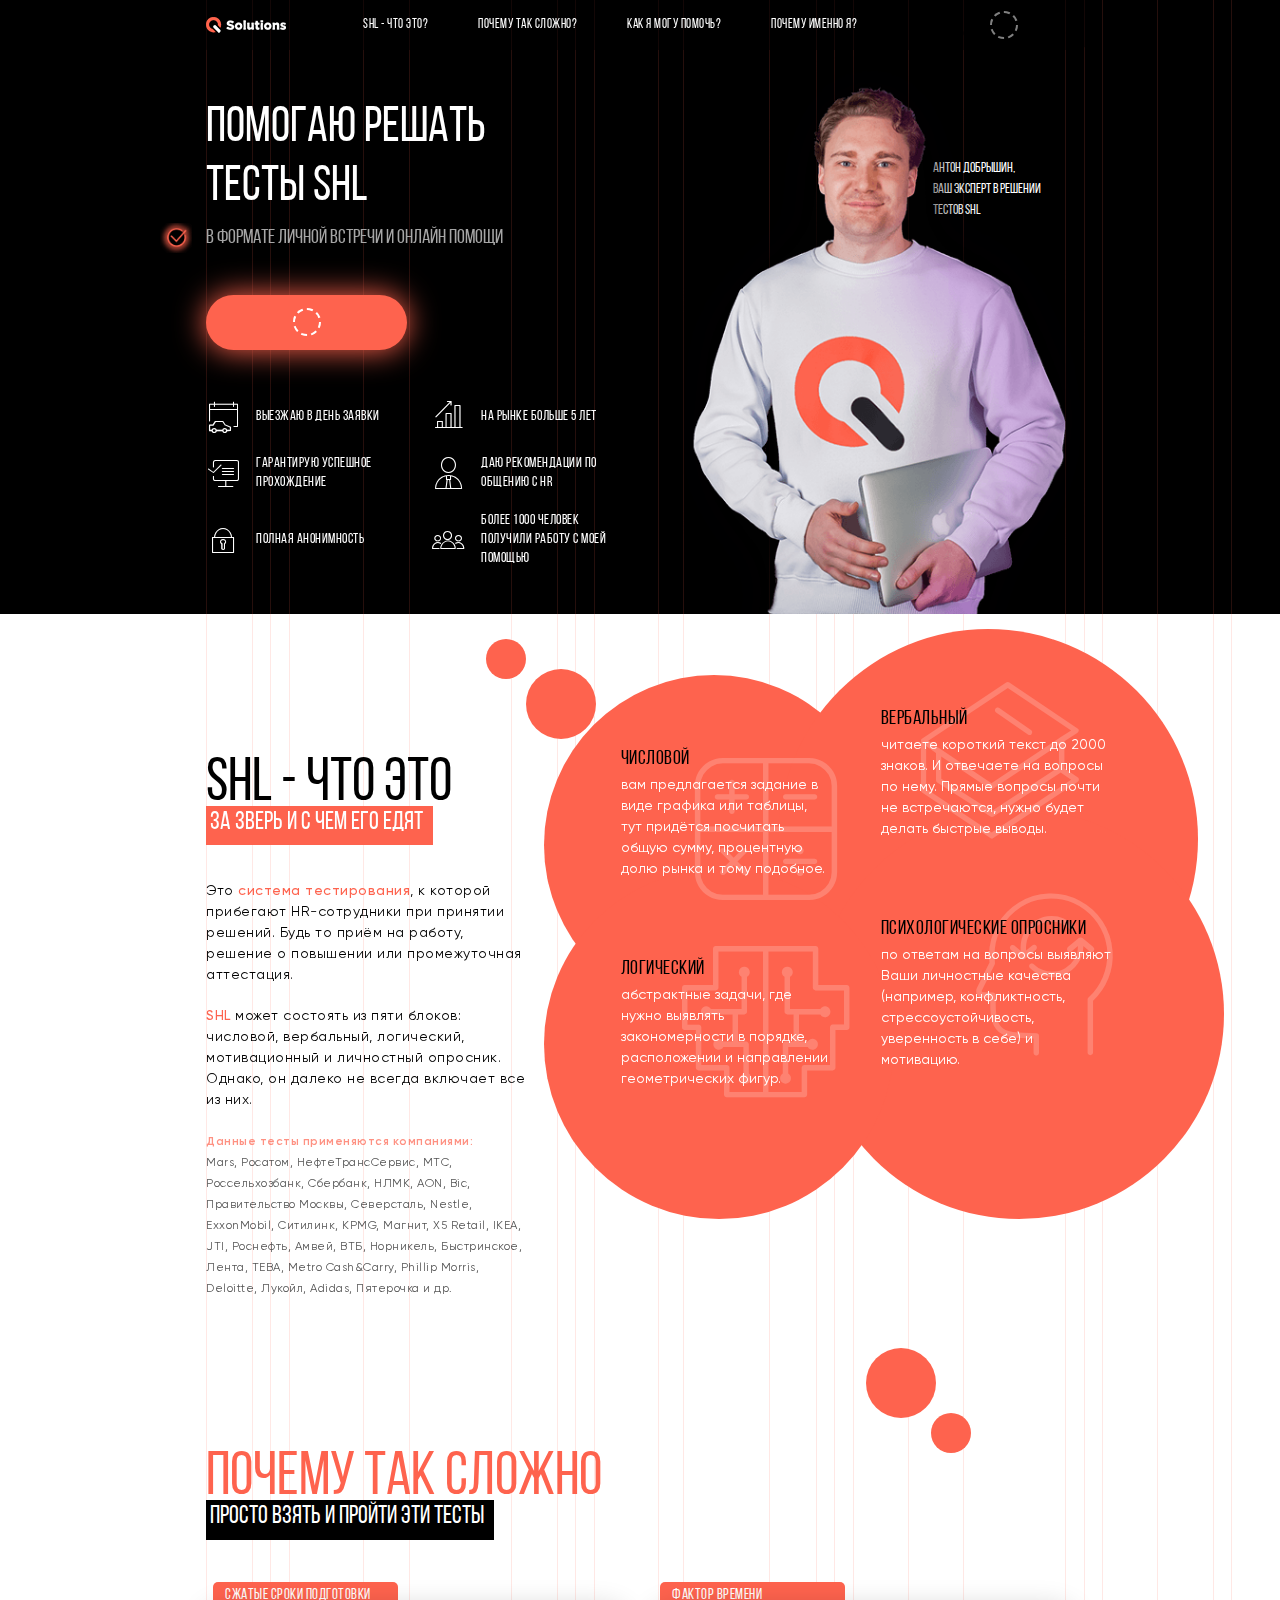
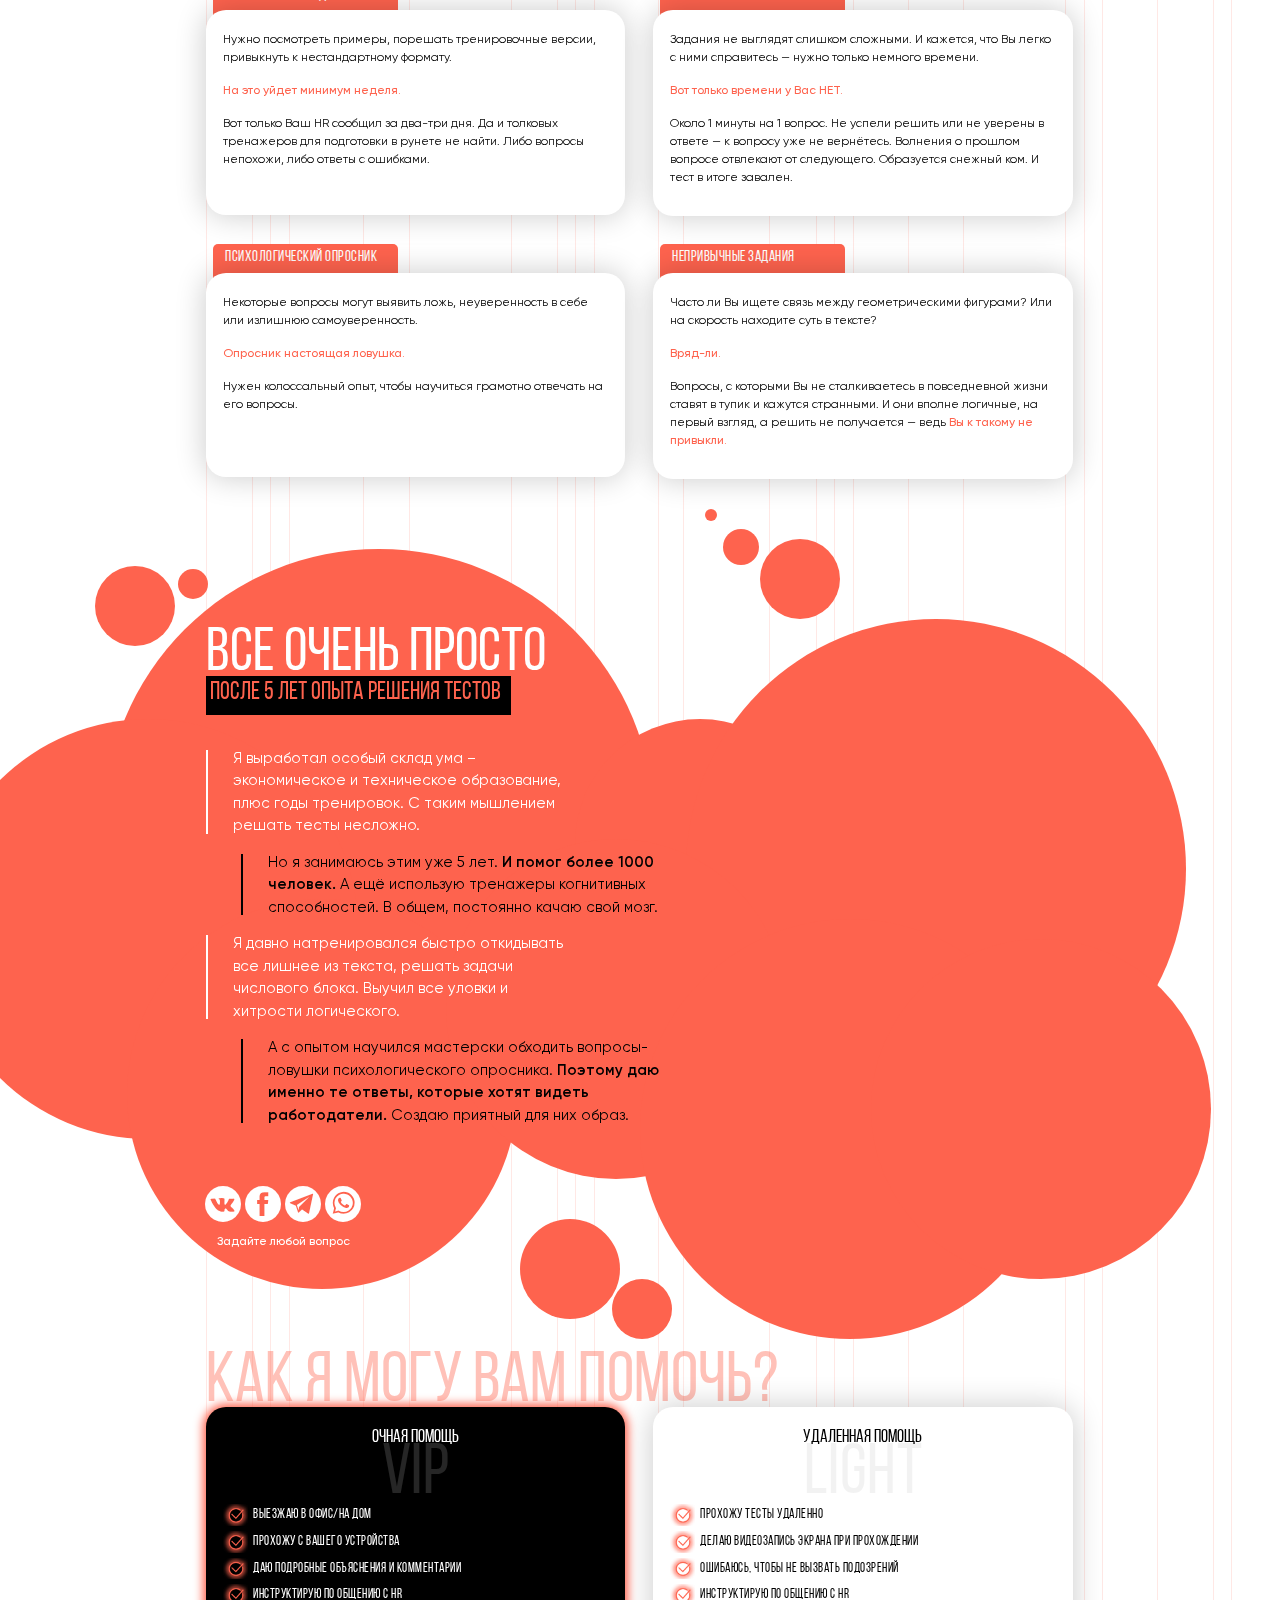
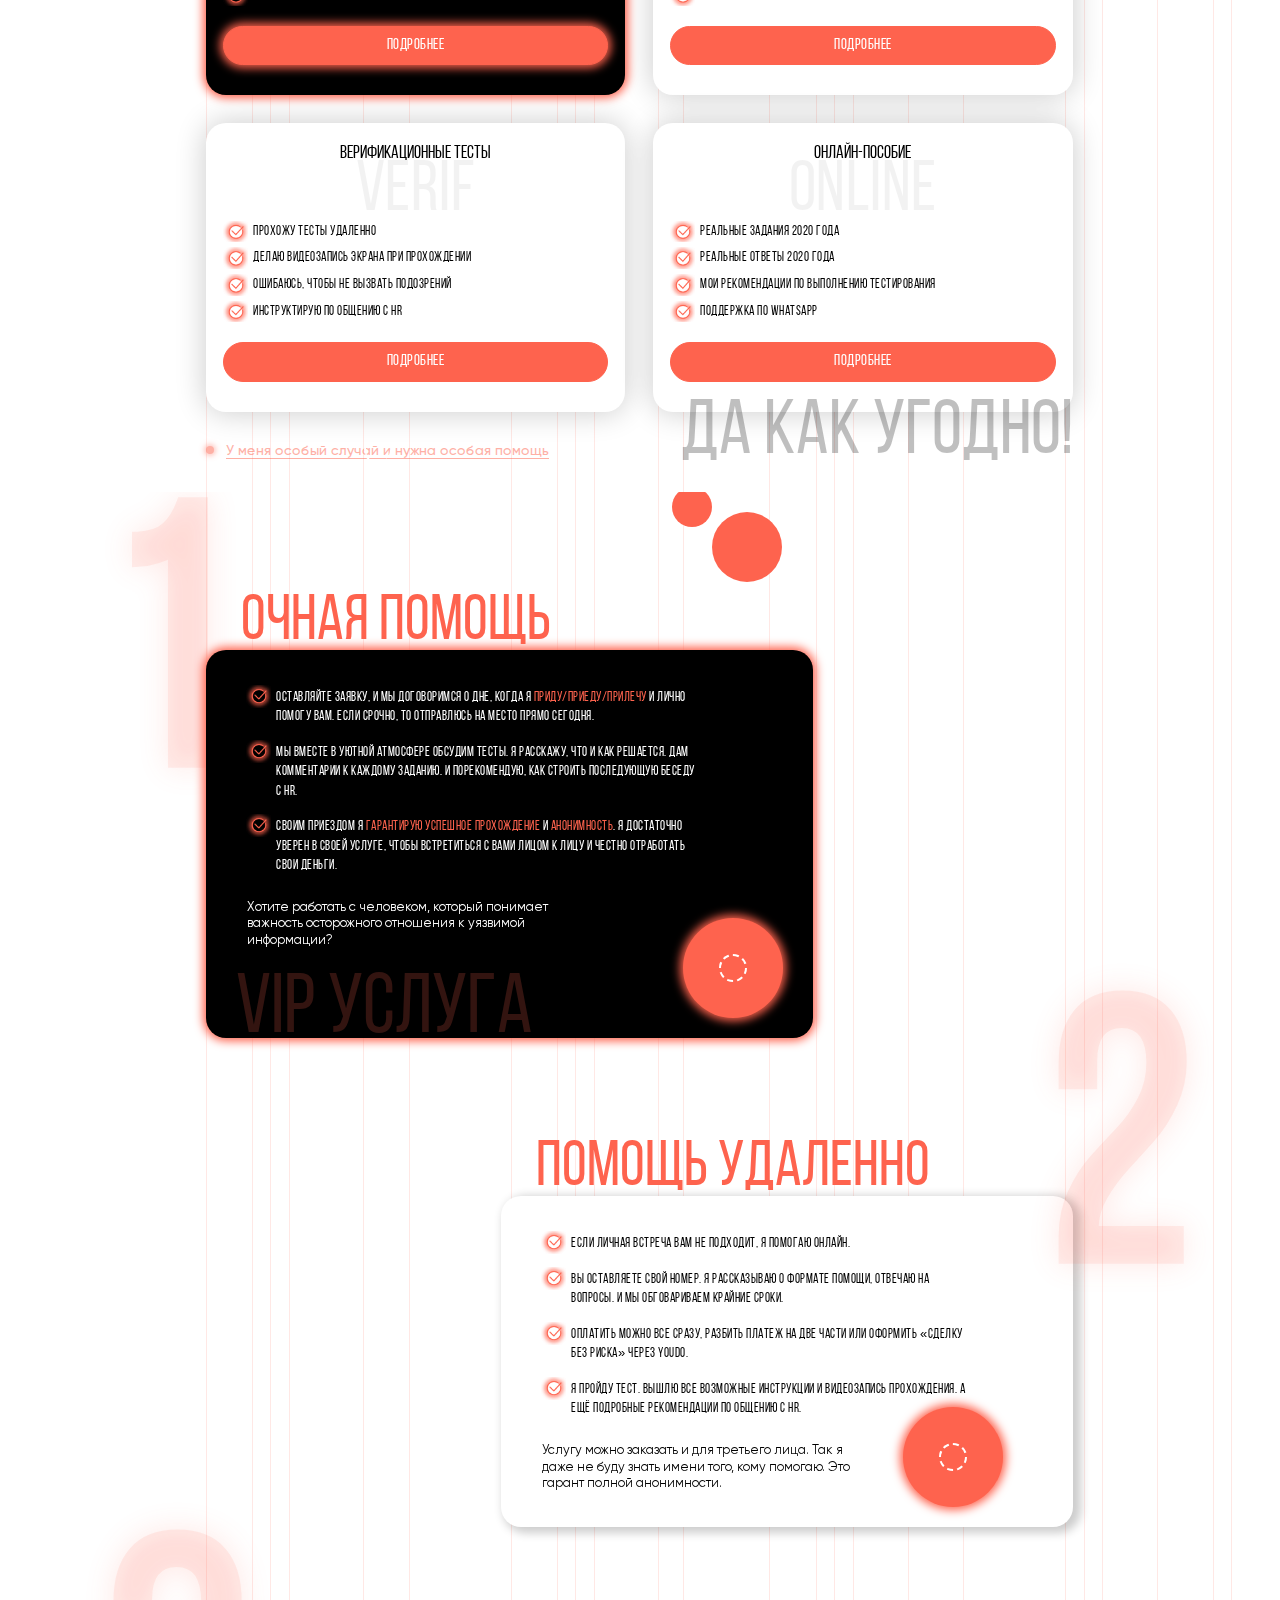
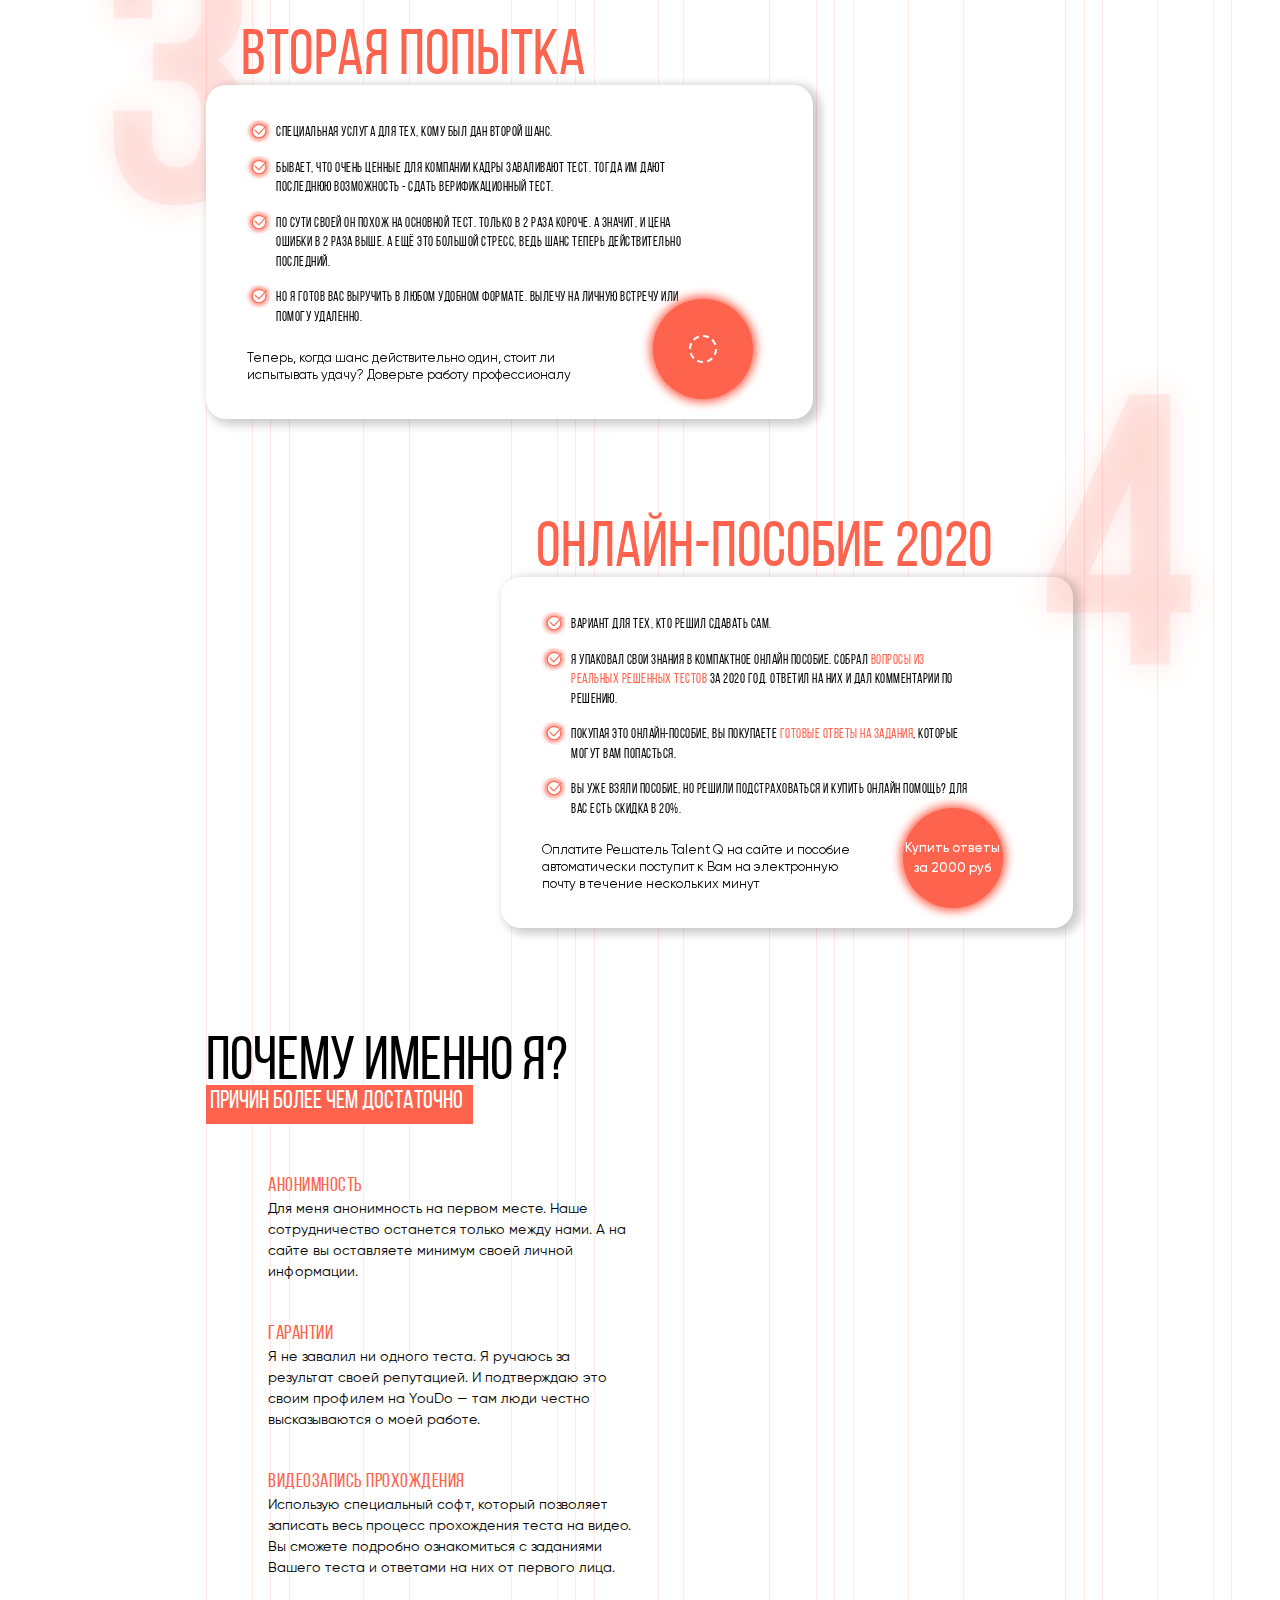
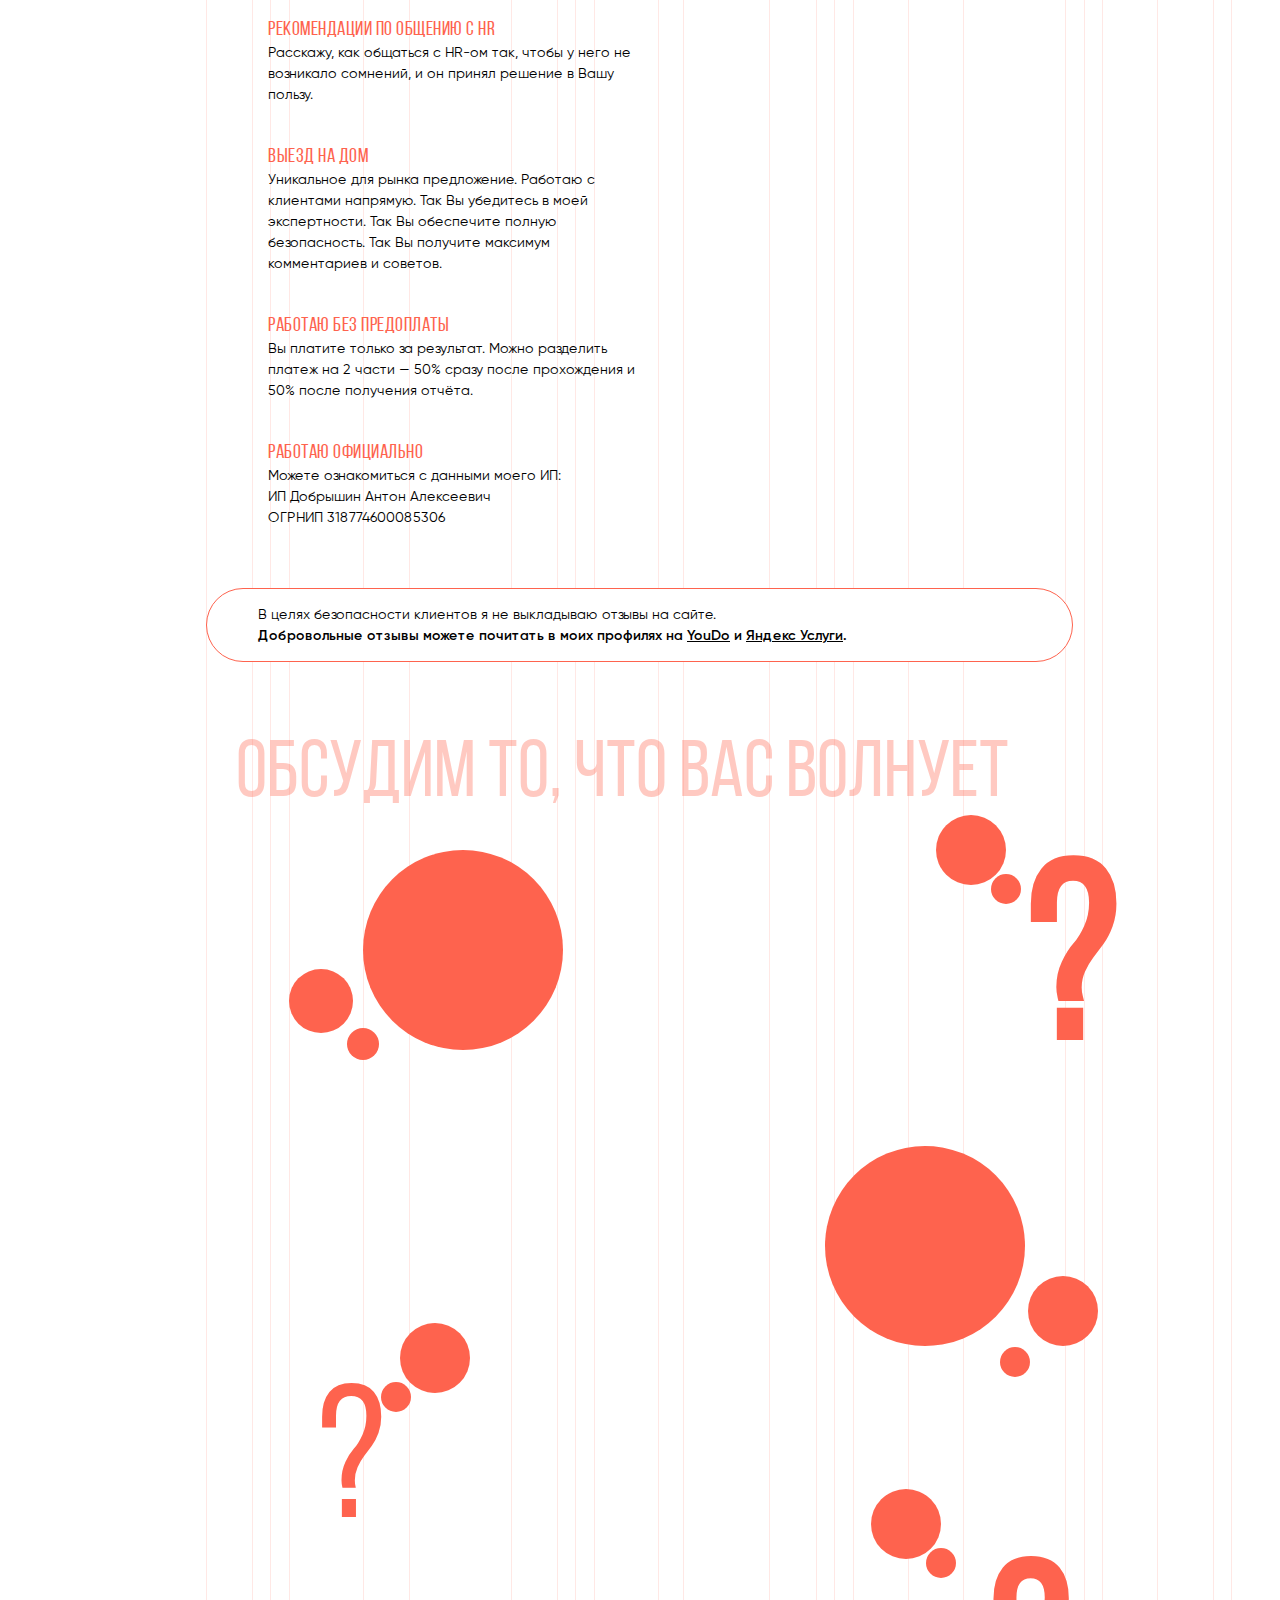
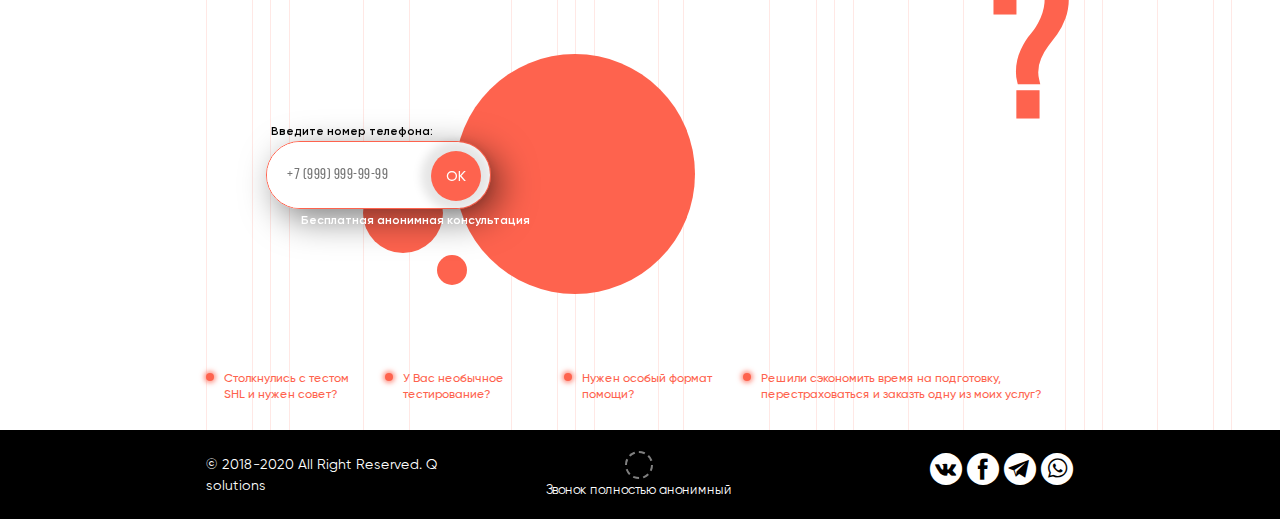
<file: shl.html>
<!DOCTYPE html>
<html lang="ru">

<head>
    <meta charset="UTF-8" />
    <title>Помогаю решать тесты SHL</title>
    <meta name="viewport" content="width=device-width, initial-scale=1.0" />
    <meta http-equiv="X-UA-Compatible" content="ie=edge" />
    <link rel="stylesheet" href="/css/main.css" />
    <link rel="shortcut icon" href="/img/favicon.ico" type="image/x-icon" />
    <meta property="og:url" content="/" />
    <meta property="og:title" content="Помогаю решать тесты SHL" />
    <meta property="og:description" content="оказываю помощь удаленно или при личной встрече" />
    <meta property="og:type" content="website" />
    <meta property="og:image" content="images/verif.png" />
    <meta name="google-site-verification" content="6rEO6zZyIwTp7YOCTFEfKd_W0d7uSf0Gt25mQhB_8To" />
    <meta name="wmail-verification" content="163e88609361e1ad4c8fc2e6247dae34" />
    <meta name="yandex-verification" content="a4d8ab594aad3cd4" />
    <meta name="description" content="Профессиональная помощь в решении тестов SHL удаленно или очно. Ответы к тестам SHL: числовой, вербальный, логический" />
    <meta name="keywords" content="shl, помощь shl, ответы shl, примеры shl, shl за меня, подготовка shl" />
    <meta name="format-detection" content="telephone=no" />
    <style>
        .black{
            color:black!important;
        }
    </style>
</head>

<body>
    <div class="g">
        <nav class="nav">
            <div class="wrap nav__wrap"><button class="nav__open"><span></span></button><a class="nav__logo" href=""><img class="lazy" src="/img/placeholder.png" data-src="/img/logo.png" data-srcset="/img/logo.png 2x, /img/logo_small.png 1x" alt="" /></a>
                <div class="nav__navlist"><a class="js-go-scroll" id="link1" href="#sec1" rel="nofollow">SHL - что это?</a><a class="js-go-scroll" id="link2" href="#sec2" rel="nofollow">Почему так сложно?</a><a class="js-go-scroll" id="link3" href="#sec3" rel="nofollow">Как я могу помочь?</a><a class="js-go-scroll" id="link4" href="#sec4" rel="nofollow">Почему именно я?</a><a class="nav__phone-mobile zphone black" href="tel:+79778287469">+7 (977) 828 74 69</a></div><a class="nav__phone zphone black" href="tel:+79778287469"><span><span class="nav__phone-numbers">+7 (977) 828 74 69</span><small>позвони мне анонимно</small></span></a>
            </div>
        </nav>
        <div class="header-spn">
            <div class="lines">
                <div class="wrap"><span></span><span></span><span></span><span></span><span></span><span></span><span></span><span></span><span></span><span></span><span></span><span></span><span></span><span></span><span></span><span></span><span></span><span></span><span></span><span></span><span></span><span></span><span></span><span></span><span></span></div>
            </div>
            <section class="header">
                <div class="header__inform">
                    <div class="floodlight">
                        <div class="wrap">
                            <div class="floodlight__layouts"><span class="floodlight__small js-flood-paralax"></span><span class="floodlight__big js-flood-paralax"></span></div>
                            <div class="floodlight__logos"><img class="lazy" src="/img/placeholder.png" data-src="/img/logos/logos.png" alt="" /></div>
                        </div>
                    </div>
                </div>
                <div class="header__overflow">
                    <div class="wrap header__main">
                        <div class="header__info">
                            <header class="header__headinfo">
                                <h1 class="header__title">ПОМОГАЮ РЕШАТЬ ТЕСТЫ SHL</h1>
                                <h2 class="header__semititle">В формате личной встречи и онлайн помощи</h2>
                            </header><a class="header__btn" href="#callbackwidget">ЗАКАЗАТЬ ПОМОЩЬ</a>
                            <ul class="header__iconlist">
                                <li><i class="i i-cardate"></i><span>выезжаю в день заявки</span></li>
                                <li><i class="i i-rate"></i><span>на рынке больше 5 лет</span></li>
                                <li><i class="i i-seo"></i><span>гарантирую успешное прохождение</span></li>
                                <li><i class="i i-user"></i><span>даю рекомендации по общению с hR</span></li>
                                <li><i class="i i-lock"></i><span>полная анонимность</span></li>
                                <li><i class="i i-peoples"></i><span>более 1000 человек получили работу с моей помощью</span></li>
                            </ul>
                        </div>
                        <figure class="header__image"><img class="lazy" src="/img/placeholder.png" data-src="/img/person-1.png" data-srcset="/img/person-1.png 2x, /img/person-1_small.png 1x" alt="" />
                            <figcaption>Антон Добрышин, <br> ваш эксперт в решении <br> тестов shl</figcaption>
                        </figure>
                    </div>
                </div>
            </section>
        </div>
        <div class="relcont">
            <section class="section-textinfo js-section" id="sec1">
                <div class="wrap section-textinfo__wrap">
                    <div class="section-textinfo__left">
                        <h2 class="titlegroup"><span class="titlegroup__wrap"><span>SHL - что это </span><small>за зверь и с чем его едят</small></span></h2>
                        <div class="section-textinfo__text">
                            <p>Это <span class='cl-red'>система тестирования</span>, к которой прибегают HR-сотрудники при принятии решений. Будь то приём на работу, решение о повышении или промежуточная аттестация. </p>
                            <p><span class='cl-red'>SHL</span> может состоять из пяти блоков: числовой, вербальный, логический, мотивационный и личностный опросник. Однако, он далеко не всегда включает все из них.</p>
                            <p><span style="opacity: 0.7"><small><span class='cl-red'><b>Данные тесты применяются компаниями:</b></span><br> Mars, Росатом, НефтеТрансСервис, МТС, Россельхозбанк, Сбербанк, НЛМК, AON, Bic, Правительство Москвы, Северсталь, Nestle, ExxonMobil, Ситилинк, KPMG, Магнит, X5 Retail, IKEA, JTI, Роснефть, Амвей, ВТБ, Норникель, Быстринское, Лента, ТЕВА, Metro Cash&Carry, Phillip Morris, Deloitte, Лукойл, Adidas, Пятерочка и др.</small></span></p>
                        </div>
                    </div>
                    <div class="section-textinfo__right">
                        <ul class="section-textinfo__infoboxes">
                            <li class="section-textinfo__box"><i class="i i-calc"></i>
                                <div class="section-textinfo__box-info"><b>Числовой</b>
                                    <p>вам предлагается задание в виде графика или таблицы, тут придётся посчитать общую сумму, процентную долю рынка и тому подобное.</p>
                                </div>
                            </li>
                            <li class="section-textinfo__box"><i class="i i-book"></i>
                                <div class="section-textinfo__box-info"><b>Вербальный</b>
                                    <p>читаете короткий текст до 2000 знаков. И отвечаете на вопросы по нему. Прямые вопросы почти не встречаются, нужно будет делать быстрые выводы.</p>
                                </div>
                            </li>
                            <li class="section-textinfo__box"><i class="i i-tech"></i>
                                <div class="section-textinfo__box-info"><b>Логический</b>
                                    <p>абстрактные задачи, где нужно выявлять закономерности в порядке, расположении и направлении геометрических фигур.</p>
                                </div>
                            </li>
                            <li class="section-textinfo__box"><i class="i i-brain"></i>
                                <div class="section-textinfo__box-info"><b>Психологические опросники</b>
                                    <p>по ответам на вопросы выявляют Ваши личностные качества (например, конфликтность, стрессоустойчивость, уверенность в себе) и мотивацию.</p>
                                </div>
                            </li>
                        </ul>
                        <div class="section-textinfo__boxcircles">
                            <div class="section-textinfo__boxcircles-main"><span class="circle-red"></span><span class="circle-red"></span><span class="circle-red"></span><span class="circle-red"></span></div>
                            <div class="section-textinfo__boxcircles-top"><span class="circle-red circle-red_small"></span><span class="circle-red circle-red_big"></span></div>
                            <div class="section-textinfo__boxcircles-bottom"><span class="circle-red circle-red_big"></span><span class="circle-red circle-red_small"></span></div>
                        </div>
                    </div>
                </div>
            </section>
            <section class="section-infolist js-section" id="sec2">
                <div class="wrap">
                    <h2 class="titlegroup titlegroup_red">Почему так сложно <small>просто взять и пройти эти тесты</small></h2>
                    <div class="grid grid-ungap mt-big">
                        <div class="cell-1-4 cell-1-2--dlg cell--mmd">
                            <div class="icp-box"><span class="icp-box__info">Сжатые сроки подготовки</span>
                                <div class="icp-box__wrapper">
                                    <p>Нужно посмотреть примеры, порешать тренировочные версии, привыкнуть к нестандартному формату.</p>
                                    <p><b class="cl-red">На это уйдет минимум неделя.</b></p>
                                    <p>Вот только Ваш HR сообщил за два-три дня. Да и толковых тренажеров для подготовки в рунете не найти. Либо вопросы непохожи, либо ответы с ошибками.</p>
                                </div>
                            </div>
                        </div>
                        <div class="cell-1-4 cell-1-2--dlg cell--mmd">
                            <div class="icp-box"><span class="icp-box__info">фактор времени </span>
                                <div class="icp-box__wrapper">
                                    <p>Задания не выглядят слишком сложными. И кажется, что Вы легко с ними справитесь — нужно только немного времени.</p>
                                    <p><b class="cl-red">Вот только времени у Вас НЕТ.</b></p>
                                    <p>Около 1 минуты на 1 вопрос. Не успели решить или не уверены в ответе — к вопросу уже не вернётесь. Волнения о прошлом вопросе отвлекают от следующего. Образуется снежный ком. И тест в итоге завален.</p>
                                </div>
                            </div>
                        </div>
                        <div class="cell-1-4 cell-1-2--dlg cell--mmd">
                            <div class="icp-box"><span class="icp-box__info">психологический опросник</span>
                                <div class="icp-box__wrapper">
                                    <p>Некоторые вопросы могут выявить ложь, неуверенность в себе или излишнюю самоуверенность.</p>
                                    <p><b class="cl-red">Опросник настоящая ловушка.</b></p>
                                    <p>Нужен колоссальный опыт, чтобы научиться грамотно отвечать на его вопросы.</p>
                                </div>
                            </div>
                        </div>
                        <div class="cell-1-4 cell-1-2--dlg cell--mmd">
                            <div class="icp-box"><span class="icp-box__info">непривычные задания</span>
                                <div class="icp-box__wrapper">
                                    <p>Часто ли Вы ищете связь между геометрическими фигурами? Или на скорость находите суть в тексте?</p>
                                    <p><b class="cl-red">Вряд-ли.</b></p>
                                    <p>Вопросы, с которыми Вы не сталкиваетесь в повседневной жизни ставят в тупик и кажутся странными. И они вполне логичные, на первый взгляд, а решить не получается — ведь <b class='cl-red'>Вы к такому не привыкли.</b></p>
                                </div>
                            </div>
                        </div>
                    </div>
                </div>
            </section>
            <section class="section-simply" id="sec5">
                <div class="wrap section-simply__wrap">
                    <div class="section-simply__circles">
                        <div class="section-simply__circles-main"><span class="circle-red"></span><span class="circle-red"></span><span class="circle-red"></span><span class="circle-red"></span><span class="circle-red"></span><span class="circle-red"></span><span class="circle-red"></span><span class="circle-red"></span></div>
                        <div class="section-simply__circles-ltop"><span class="circle-red circle-red_big"></span><span class="circle-red circle-red_small"></span></div>
                        <div class="section-simply__circles-rtop"><span class="circle-red circle-red_smart"></span><span class="circle-red circle-red_big"></span><span class="circle-red circle-red_small"></span></div>
                        <div class="section-simply__circles-bottom"><span class="circle-red circle-red_big"></span><span class="circle-red circle-red_small"></span></div>
                    </div>
                    <div class="section-simply__info">
                        <h2 class="titlegroup titlegroup_white">все очень просто <small>после 5 лет опыта решения тестов</small></h2>
                        <ul class="taf-list">
                            <li> <span>Я выработал особый склад ума – экономическое и техническое образование, плюс годы тренировок. С таким мышлением решать тесты несложно.</span></li>
                            <li> <span>Но я занимаюсь этим уже 5 лет. <b>И помог более 1000 человек.</b> А ещё использую тренажеры когнитивных способностей. В общем, постоянно качаю свой мозг.</span></li>
                            <li> <span>Я давно натренировался быстро откидывать все лишнее из текста, решать задачи числового блока. Выучил все уловки и хитрости логического.</span></li>
                            <li> <span>А с опытом научился мастерски обходить вопросы-ловушки психологического опросника. <b>Поэтому даю именно те ответы, которые хотят видеть работодатели.</b> Создаю приятный для них образ.</span></li>
                        </ul>
                        <div class="social-list"><a href="https://vk.com/antondob" target="_blank" rel="nofollow"><i class="i i-vk"></i></a><a href="https://www.facebook.com/anton.dobryshin" target="_blank" rel="nofollow"><i class="i i-fb"></i></a><a href="https://tlgg.ru/@antondob" target="_blank" rel="nofollow"><i class="i i-tm"></i></a><a href="https://api.whatsapp.com/send?phone=79778287469" target="_blank" rel="nofollow"><i class="i i-ws"></i></a><span class="social-list__caption">Задайте любой вопрос</span></div>
                    </div>
                    <div class="section-simply__image"><img class="lazy" src="/img/placeholder.png" data-src="/img/person-2.png" data-srcset="/img/person-2.png 2x, /img/person-2_small.png 1x" alt="" /></div>
                </div>
            </section>
            <section class="section-helps js-section" id="sec3">
                <div class="wrap">
                    <h2 class="section-helps__title">как я могу вам помочь?</h2>
                    <div class="grid">
                        <div class="cell-1-4 cell-1-2--dlg cell--mmd">
                            <div class="icp-box icp-box_black icp-box_notitle">
                                <div class="icp-box__wrapper">
                                    <div class="icp-box__wrapper-box">
                                        <h4 class="icp-box__title">очная помощь</h4><span class="icp-box__name">vip</span>
                                        <ul class="icp-box__list">
                                            <li>выезжаю в офис/на дом</li>
                                            <li>прохожу с вашего устройства</li>
                                            <li>даю подробные объяснения и комментарии</li>
                                            <li>инструктирую по общению с hr</li>
                                        </ul>
                                    </div><a class="btn js-go-scroll" href=".helplist-section_t1" data-offset="120">подробнее</a>
                                </div>
                            </div>
                        </div>
                        <div class="cell-1-4 cell-1-2--dlg cell--mmd">
                            <div class="icp-box icp-box_notitle">
                                <div class="icp-box__wrapper">
                                    <div class="icp-box__wrapper-box">
                                        <h4 class="icp-box__title">удаленная помощь</h4><span class="icp-box__name">light</span>
                                        <ul class="icp-box__list">
                                            <li>прохожу тесты удаленно</li>
                                            <li>делаю видеозапись экрана при прохождении</li>
                                            <li>ошибаюсь, чтобы не вызвать подозрений</li>
                                            <li>инструктируЮ по общению с HR</li>
                                        </ul>
                                    </div><a class="btn js-go-scroll" href=".helplist-section_t2" data-offset="100">подробнее</a>
                                </div>
                            </div>
                        </div>
                        <div class="cell-1-4 cell-1-2--dlg cell--mmd">
                            <div class="icp-box icp-box_notitle">
                                <div class="icp-box__wrapper">
                                    <div class="icp-box__wrapper-box">
                                        <h4 class="icp-box__title">верификационные тесты</h4><span class="icp-box__name">verif</span>
                                        <ul class="icp-box__list">
                                            <li>прохожу тесты удаленно</li>
                                            <li>делаю видеозапись экрана при прохождении</li>
                                            <li>ошибаюсь, чтобы не вызвать подозрений</li>
                                            <li>инструктируЮ по общению с HR</li>
                                        </ul>
                                    </div><a class="btn js-go-scroll" href=".helplist-section_t3" data-offset="100">подробнее</a>
                                </div>
                            </div>
                        </div>
                        <div class="cell-1-4 cell-1-2--dlg cell--mmd">
                            <div class="icp-box icp-box_notitle">
                                <div class="icp-box__wrapper">
                                    <div class="icp-box__wrapper-box">
                                        <h4 class="icp-box__title">онлайн-пособие</h4><span class="icp-box__name">online</span>
                                        <ul class="icp-box__list">
                                            <li>реальные задания 2020 года</li>
                                            <li>реальные ответы 2020 года</li>
                                            <li>мои рекомендации по выполнению тестирования</li>
                                            <li>поддержка по whatsapp</li>
                                        </ul>
                                    </div><a class="btn js-go-scroll" href=".helplist-section_t4" data-offset="100">подробнее</a>
                                </div>
                            </div>
                        </div>
                    </div>
                    <div class="grid grid-ungap grid-justify-between">
                        <div class="cell-inline"><a class="dot-link" href="#callbackwidget"> <i></i><span>У меня особый случай и нужна особая помощь</span></a></div>
                        <div class="cell-inline hide--tsm"><span class="section-helps__ftitle">да как угодно!</span></div>
                    </div>
                </div>
            </section>
            <div class="helplist-section-list">
                <div class="wrap">
                    <div class="helplist-section-list__circles"><span class="circle-red circle-red_big" id="dot-float-1"></span><span class="circle-red circle-red_small" id="dot-float-2"></span></div>
                </div>
                <section class="helplist-section helplist-section_t1 helplist-section_black">
                    <div class="wrap">
                        <div class="helplist-section__info"><b class="helplist-section__number">1</b>
                            <h3 class="helplist-section__title">очная помощь</h3>
                            <div class="helplist-section__block">
                                <ul class="check-list check-list_pleft">
                                    <li>Оставляйте заявку, и мы договоримся о дне, когда я <span class='cl-red'>приду/приеду/прилечу</span> и лично помогу Вам. Если срочно, то отправлюсь на место прямо сегодня.</li>
                                    <li>Мы вместе в уютной атмосфере обсудим тесты. Я расскажу, что и как решается. Дам комментарии к каждому заданию. И порекомендую, как строить последующую беседу с HR.</li>
                                    <li>Своим приездом я <span class='cl-red'>гарантирую успешное прохождение</span> и <span class='cl-red'>анонимность</span>. Я достаточно уверен в своей услуге, чтобы встретиться с вами лицом к лицу и честно отработать свои деньги.</li>
                                </ul>
                                <div class="icon-text"><img class="lazy" src="/img/placeholder.png" data-src="/img/protection2.png" alt="" /><span>Хотите работать с человеком, который понимает важность осторожного отношения к уязвимой информации?</span></div><span class="helplist-section__block-intitle">vip услуга</span><a class="helplist-section__btn" href="#callbackwidget" rel="nofollow"> <span>Назначить встречу</span></a>
                                <div class="helplist-section__circles"><span class="circle-red circle-red_big"></span><span class="circle-red circle-red_small"></span></div>
                            </div>
                        </div>
                        <div class="helplist-section__image"><img class="lazy" src="/img/placeholder.png" data-src="/img/person-3.png" data-srcset="/img/person-3.png 2x, /img/person-3_small.png 1x" alt="" /></div>
                    </div>
                </section>
                <section class="helplist-section helplist-section_t2">
                    <div class="wrap">
                        <div class="helplist-section__info"><b class="helplist-section__number">2</b>
                            <h3 class="helplist-section__title">помощь удаленно</h3>
                            <div class="helplist-section__block">
                                <ul class="check-list check-list_pleft">
                                    <li>Если личная встреча Вам не подходит, я помогаю онлайн.</li>
                                    <li>Вы оставляете свой номер. Я рассказываю о формате помощи, отвечаю на вопросы. И мы обговариваем крайние сроки.</li>
                                    <li>Оплатить можно все сразу, разбить платеж на две части или оформить «Сделку без риска» через YouDo.</li>
                                    <li>Я пройду тест. Вышлю все возможные инструкции и видеозапись прохождения. А ещё подробные рекомендации по общению с HR.</li>
                                </ul>
                                <div class="icon-text"><img class="lazy" src="/img/placeholder.png" data-src="/img/protection2.png" alt="" /><span>Услугу можно заказать и для третьего лица. Так я даже не буду знать имени того, кому помогаю. Это гарант полной анонимности.</span></div><a class="helplist-section__btn" href="#callbackwidget" rel="nofollow"> <span>Заказать помощь</span></a>
                            </div>
                        </div>
                        <div class="helplist-section__image"><img class="lazy" src="/img/placeholder.png" data-src="/img/person-4.png" data-srcset="/img/person-4.png 2x, /img/person-4_small.png 1x" alt="" /></div>
                    </div>
                </section>
                <section class="helplist-section helplist-section_t3">
                    <div class="wrap">
                        <div class="helplist-section__info"><b class="helplist-section__number">3</b>
                            <h3 class="helplist-section__title">вторая попытка</h3>
                            <div class="helplist-section__block">
                                <ul class="check-list check-list_pleft">
                                    <li>Специальная услуга для тех, кому был дан второй шанс.</li>
                                    <li>Бывает, что очень ценные для компании кадры заваливают тест. Тогда им дают последнюю возможность - сдать верификационный тест.</li>
                                    <li>По сути своей он похож на основной тест. Только в 2 раза короче. А значит, и цена ошибки в 2 раза выше. А ещё это большой стресс, ведь шанс теперь действительно последний.</li>
                                    <li>Но я готов вас выручить в любом удобном формате. Вылечу на личную встречу или помогу удаленно.</li>
                                </ul>
                                <div class="icon-text"><img class="lazy" src="/img/placeholder.png" data-src="/img/protection2.png" alt="" /><span>Теперь, когда шанс действительно один, стоит ли испытывать удачу? Доверьте работу профессионалу</span></div><a class="helplist-section__btn" href="#callbackwidget" rel="nofollow"> <span>Получить помощь</span></a>
                            </div>
                        </div>
                        <div class="helplist-section__image"><img class="lazy" src="/img/placeholder.png" data-src="/img/person-5.png" data-srcset="/img/person-5.png 2x, /img/person-5_small.png 1x" alt="" /></div>
                    </div>
                </section>
                <section class="helplist-section helplist-section_t4">
                    <div class="wrap">
                        <div class="helplist-section__info"><b class="helplist-section__number">4</b>
                            <h3 class="helplist-section__title">онлайн-пособие 2020</h3>
                            <div class="helplist-section__block">
                                <ul class="check-list check-list_pleft">
                                    <li>Вариант для тех, кто решил сдавать сам.</li>
                                    <li>Я упаковал свои знания в компактное онлайн пособие. Собрал <span class='cl-red'>вопросы из реальных решенных тестов</span> за 2020 год. Ответил на них и дал комментарии по решению.</li>
                                    <li>Покупая это онлайн-пособие, вы покупаете <span class='cl-red'>готовые ответы на задания</span>, которые могут вам попасться.</li>
                                    <li>Вы уже взяли пособие, но решили подстраховаться и купить онлайн помощь? Для вас есть скидка в 20%.</li>
                                </ul>
                                <div class="icon-text"><img class="lazy" src="/img/placeholder.png" data-src="/img/protection2.png" alt="" /><span>Оплатите Решатель Talent Q на сайте и пособие автоматически поступит к Вам на электронную почту в течение нескольких минут</span></div><a class="helplist-section__btn" href="" data-modal-open="#modal-email" onclick="yaCounter47429476.reachGoal('shlbook'); return true;"> <span>Купить ответы за 2000 руб</span></a>
                            </div>
                        </div>
                        <div class="helplist-section__image"><img class="lazy" src="/img/placeholder.png" data-src="/img/person-6.png" data-srcset="/img/person-6.png 2x, /img/person-6_small.png 1x" alt="" /></div>
                    </div>
                </section>
            </div>
            <section class="section-whyiam js-section" id="sec4">
                <div class="wrap">
                    <div class="section-whyiam__left">
                        <h2 class="titlegroup">почему именно я? <small>причин более чем достаточно</small></h2>
                        <ul class="icons-list">
                            <li>
                                <div class="icons-list__image"><img class="lazy" src="/img/placeholder.png" data-src="/img/listicons/1.png" alt="" /></div>
                                <div class="icons-list__info">
                                    <h5 class="icons-list__title">анонимность</h5>
                                    <p>Для меня анонимность на первом месте. Наше сотрудничество останется только между нами. А на сайте вы оставляете минимум своей личной информации.</p>
                                </div>
                            </li>
                            <li>
                                <div class="icons-list__image"><img class="lazy" src="/img/placeholder.png" data-src="/img/listicons/2.png" alt="" /></div>
                                <div class="icons-list__info">
                                    <h5 class="icons-list__title">гарантии</h5>
                                    <p>Я не завалил ни одного теста. Я ручаюсь за результат своей репутацией. И подтверждаю это своим профилем на YouDo — там люди честно высказываются о моей работе.</p>
                                </div>
                            </li>
                            <li>
                                <div class="icons-list__image"><img class="lazy" src="/img/placeholder.png" data-src="/img/listicons/3.png" alt="" /></div>
                                <div class="icons-list__info">
                                    <h5 class="icons-list__title">видеозапись прохождения</h5>
                                    <p>Использую специальный софт, который позволяет записать весь процесс прохождения теста на видео. Вы сможете подробно ознакомиться с заданиями Вашего теста и ответами на них от первого лица.</p>
                                </div>
                            </li>
                            <li>
                                <div class="icons-list__image"><img class="lazy" src="/img/placeholder.png" data-src="/img/listicons/4.png" alt="" /></div>
                                <div class="icons-list__info">
                                    <h5 class="icons-list__title">рекомендации по общению с HR</h5>
                                    <p>Расскажу, как общаться с HR-ом так, чтобы у него не возникало сомнений, и он принял решение в Вашу пользу.</p>
                                </div>
                            </li>
                            <li>
                                <div class="icons-list__image"><img class="lazy" src="/img/placeholder.png" data-src="/img/listicons/5.png" alt="" /></div>
                                <div class="icons-list__info">
                                    <h5 class="icons-list__title">выезд на дом</h5>
                                    <p>Уникальное для рынка предложение. Работаю с клиентами напрямую. Так Вы убедитесь в моей экспертности. Так Вы обеспечите полную безопасность. Так Вы получите максимум комментариев и советов.</p>
                                </div>
                            </li>
                            <li>
                                <div class="icons-list__image"><img class="lazy" src="/img/placeholder.png" data-src="/img/listicons/6.png" alt="" /></div>
                                <div class="icons-list__info">
                                    <h5 class="icons-list__title">работаю без предоплаты</h5>
                                    <p>Вы платите только за результат. Можно разделить платеж на 2 части — 50% сразу после прохождения и 50% после получения отчёта.</p>
                                </div>
                            </li>
                            <li>
                                <div class="icons-list__image"><img class="lazy" src="/img/placeholder.png" data-src="/img/listicons/7.png" alt="" /></div>
                                <div class="icons-list__info">
                                    <h5 class="icons-list__title">работаю официально</h5>
                                    <p>Можете ознакомиться с данными моего ИП:</p>
                                    <p>ИП Добрышин Антон Алексеевич</p>
                                    <p>ОГРНИП 318774600085306</p>
                                </div>
                            </li>
                        </ul>
                    </div>
                    <div class="section-whyiam__right">
                        <div class="section-whyiam__img"><img class="lazy" src="/img/placeholder.png" data-src="/img/person-7.png" alt="" /></div>
                    </div>
                    <div class="section-whyiam__yandex">
                        <div class="freelance-info"><a class="freelance-info__left-img" href="https://yandex.ru/uslugi/profile/QSolutions-158189" target="_blank"><img class="lazy" src="/img/placeholder.png" data-src="/img/yandex-services.png" alt="" /></a>
                            <div class="freelance-info__info">В целях безопасности клиентов я не выкладываю отзывы на сайте. <br><b>Добровольные отзывы можете почитать в моих профилях на <a href='https://youdo.com/u1602542' target="_blank">YouDo</a> и <a href='https://yandex.ru/uslugi/profile/QSolutions-158189' target="_blank">Яндекс Услуги</a>.</b></div><a class="freelance-info__right-img" href="https://youdo.com/u1602542" target="_blank"><img class="lazy" src="/img/placeholder.png" data-src="/img/logo-youdo.png" alt="" /></a>
                        </div>
                    </div>
                </div>
            </section>
            <section class="section-comments">
                <div class="wrap section-comments__wrap">
                    <div class="section-comments__bg">
                        <div class="section-comments__bg-circles"><span class="circle-red"></span><span class="circle-red"></span><span class="circle-red"></span><span class="circle-red"></span><span class="circle-red"></span><span class="circle-red"></span><span class="circle-red"></span><span class="circle-red"></span><span class="circle-red"></span><span class="circle-red"></span><span class="circle-red"></span><span class="circle-red"></span><span class="circle-red"></span><span class="circle-red"></span><span class="circle-red"></span></div>
                        <div class="section-comments__bg-question"><span class="bg-question">?</span><span class="bg-question">?</span><span class="bg-question">?</span></div>
                    </div>
                    <div class="section-comments__info">
                        <h2 class="section-comments__title">обсудим то, что вас волнует</h2>
                        <div class="chat">
                            <div class="chat__cell js-comment">
                                <div class="comment" style="max-width: 320px;">А могут по IP понять, что решал не я?</div>
                            </div>
                            <div class="chat__cell js-comment">
                                <div class="comment comment_reply" style="max-width: 550px;">Нет. Сотрудники компаний не отслеживают ip-адреса. К тому же я использую безопасное интернет-соединение. А ещё могу приехать и решить тест с вашего устройства.</div>
                            </div>
                            <div class="chat__cell js-comment">
                                <div class="comment" style="max-width: 330px;">А мне будут задавать дополнительные вопросы? Меня не заподозрят?</div>
                            </div>
                            <div class="chat__cell js-comment">
                                <div class="comment comment_reply" style="max-width: 710px;">Вопросы задают, если сомневаются в ваших результатах. Например, когда баллы рекордно высокие. Поэтому я выдерживаю такой балл, чтобы не возникало подозрений и не требовалась проверка. А ещё высылаю инструкции, как правильно общаться после прохождения.</div>
                            </div>
                            <div class="chat__cell js-comment">
                                <div class="comment" style="max-width: 220px;">Гарантируете ли Вы конфиденциальность?</div>
                            </div>
                            <div class="chat__cell js-comment">
                                <div class="comment comment_reply" style="max-width: 600px;">Я не сотрудничаю ни с какими организациями, не передаю информацию третьим лицам, а также не использую личную информацию в рекламных целях. Конфиденциальность – основа моего взаимодействия с клиентами.</div>
                            </div>
                            <div class="chat__cell js-comment">
                                <div class="comment" style="max-width: 290px;">У меня еще полно вопросов, можно получить консультацию?</div>
                            </div>
                            <div class="chat__cell js-comment">
                                <div class="comment comment_reply" style="max-width: 550px;">Да, оставьте номер телефона, и я свяжусь с Вами. Можете указать данные друга или коллеги, через которого Вы бы хотели вести связь, для полной анонимности.</div>
                            </div>
                            <div class="chat__cell js-comment">
                                <div class="comment-form"><span class="comment-form__caption">Введите номер телефона:</span>
                                    <form class="comment-form__form js-form-ajax" action="./static/telegram.php" method="post"><input type="text" required="required" name="new_phone" placeholder="+7 (999) 999-99-99" /><button type="submit">OK</button></form><span class="comment-form__aferinfo">Бесплатная анонимная консультация</span></div>
                            </div>
                            <div class="chat__cell">
                                <div class="comment js-form-response comment_reply" style="max-width: 510px;">Спасибо. Я обязательно свяжусь с Вами в ближайшее время!</div>
                            </div>
                        </div>
                    </div>
                </div>
            </section>
            <div class="fline wrap">
                <div class="grid">
                    <div class="cell-1-5 cell-1-2--tlg cell--mmd"><span class="dot-info"> <i></i><span>Столкнулись с тестом SHL и нужен совет?</span></span></div>
                    <div class="cell-1-5 cell-1-2--tlg cell--mmd"><span class="dot-info"> <i></i><span>У Вас необычное тестирование?</span></span></div>
                    <div class="cell-1-5 cell-1-2--tlg cell--mmd"> <span class="dot-info"> <i> </i><span>Нужен особый формат помощи?</span></span></div>
                    <div class="cell-2-5 cell-1-2--tlg cell--mmd"> <span class="dot-info"> <i> </i><span>Решили сэкономить время на подготовку, перестраховаться и заказть одну из моих услуг?</span></span></div>
                </div>
            </div>
        </div>
        <footer class="footer">
            <div class="wrap"><span class="footer__copy">© 2018-2020 All Right Reserved. Q solutions</span><span class="footer__phone"><a class="footer__phone-link zphone black" href="tel:+79778287469">8 (977) 828 74 69</a><span class="footer__phone-caption">Звонок полностью анонимный</span></span><span class="footer__social"><a href="https://vk.com/antondob" target="_blank" rel="nofollow"><i class="i i-vk"></i></a><a href="https://www.facebook.com/anton.dobryshin" target="_blank" rel="nofollow"><i class="i i-fb"></i></a><a href="https://tlgg.ru/@antondob" target="_blank" rel="nofollow"><i class="i i-tm"></i></a><a href="https://api.whatsapp.com/send?phone=79778287469" target="_blank" rel="nofollow"><i class="i i-ws"></i></a></span></div>
        </footer>
        <div class="modal modal_email" id="modal-email" data-width="570px">
            <div class="email-pay">
                <form class="email-pay__form" method="POST" target="blank" action="https://money.yandex.ru/eshop.xml" id="booksale" onsubmit="yaCounter47429476.reachGoal('talentqbook'); return true;"><input name="shopId" value="187448" type="hidden" /><input name="scid" value="714661" type="hidden" /><input name="sum" value="1999" type="hidden" /><input type="hidden" name="qqshop_uid" value="615385997688966200" /><input name="cps_email" id="cps_email1" value="user@domain.com" type="hidden" /><input type="hidden" name="product" value="1" /><input name="customerNumber" value="1585599265" type="hidden" />
                    <div class="email-pay__head"><b class="email-pay__title">Введите почту</b><span class="email-pay__text">на нее Вы получите ссылку после оплаты</span></div>
                    <div class="email-pay__block"><input class="email-pay__input" name="new_email" id="email1" type="email" placeholder="Ваш email для получения" required="required" />
                        <div class="email-pay__submit"><button class="email-pay__btn new" type="submit" form="booksale">OK</button><span class="email-pay__btn-caption">Нажмите, чтобы оплатить</span></div>
                    </div>
                </form>
            </div>
        </div>
    </div>
    <script src="/js/main.js"></script>
    <script>
        $(document).ready(function() {
            $("a[href='#callbackwidget']").addClass("callback-load");
            $(".zphone").addClass("callback-load");
            setTimeout(function() {
                $("a[href='#callbackwidget']").removeClass("callback-load");
                $("body").append('<link rel="stylesheet" href="https://cdn.envybox.io/widget/cbk.css">');
                $("body").append('<script src="https://cdn.envybox.io/widget/cbk.js?wcb_code=3c51aa3817442bdbe1fb2e9041ce3335" charset="UTF-8" async><\/script>');
                $("body").append('<script async="async" src="https://www.googletagmanager.com/gtag/js?id=UA-141169797-1"><\/script>');
                $("body").append('<script async id="zd_ct_phone_script" src="https://my.zadarma.com/js/ct_phone.min.js"><\/script>');

                window.dataLayer = window.dataLayer || [];

                function gtag() {
                    dataLayer.push(arguments);
                }
                gtag('js', new Date());
                gtag('config', 'UA-141169797-1');
                
                window.replainSettings = { id: 'eac581bc-0fdb-42c9-826d-673774bf925c' };
                (function(u){var s=document.createElement('script');s.type='text/javascript';s.async=true;s.src=u;
                var x=document.getElementsByTagName('script')[0];x.parentNode.insertBefore(s,x);
                })('https://widget.replain.cc/dist/client.js');

                (function(m, e, t, r, i, k, a) {
                    m[i] = m[i] || function() {
                        (m[i].a = m[i].a || []).push(arguments)
                    };
                    m[i].l = 1 * new Date();
                    k = e.createElement(t), a = e.getElementsByTagName(t)[0], k.async = 1, k.src = r, a.parentNode.insertBefore(k, a)
                })(window, document, "script", "https://mc.yandex.ru/metrika/tag.js", "ym");
                ym(47429476, "init", {
                    clickmap: true,
                    trackLinks: true,
                    accurateTrackBounce: true,
                    webvisor: true,
                    trackHash: true
                });
                
                 (function(w, c) {
                    (w[c] = w[c] || []).push(function() {
                         new zTracker({
                            "id": "9b0e49945eccc8854faeb51141675aaa4029",
                            "metrics": {
                                "metrika": "47429476",
                                 "ga": "UA-141169797-1"
                            }
                         });
                     });
                })(window, "zTrackerCallbacks");
                
            }, 3000);
            
            setTimeout(function(){
                 $(".zphone").removeClass("black");
                 $(".zphone").removeClass("callback-load");
            }, 4000);
           
        });
    </script>
</body>

</html>
</file>
<file: css/main.css>
body{min-width:300px}blockquote,body,figure,hr,html{margin:0;padding:0}.g{width:100%;margin-left:auto;margin-right:auto;min-height:100vh;min-width:300px}.g,.g *{box-sizing:border-box}.g *{-webkit-tap-highlight-color:transparent;outline:none}b,strong{font-weight:700}input[type=number]{-moz-appearance:textfield}input[type=number]::-webkit-inner-spin-button,input[type=number]::-webkit-outer-spin-button{-webkit-appearance:none}button,code,input,option,pre,select,textarea{font-size:1rem}code{font-family:inherit}pre{width:100%}pre code{display:block}input[type=password]::-ms-clear,input[type=password]::-ms-reveal{display:none}hr{border:0}table{border-collapse:collapse;width:100%}button,input,option,select,textarea{outline:none!important;border-radius:0;margin:0;box-shadow:none;-webkit-appearance:none;-moz-appearance:none;appearance:none}input:not([type=submit]),select,textarea{width:100%}button{border:none;background:none;padding:0;color:inherit}input::-webkit-contacts-auto-fill-button,textarea::-webkit-contacts-auto-fill-button{opacity:0;-ms-filter:"progid:DXImageTransform.Microsoft.Alpha(Opacity=0)";filter:alpha(opacity=0)}article,aside,audio,footer,header,main,nav,picture,section,video{display:block}code,mark{padding-left:3px;padding-right:3px;display:inline}img{border:0;max-width:100%;vertical-align:top}button,input{line-height:normal}button,select{text-transform:none}button,input[type=button],input[type=clear],input[type=reset],input[type=submit]{cursor:pointer;-webkit-appearance:button;-moz-appearance:button;appearance:button}button[disabled],html input[disabled]{cursor:default}textarea{resize:none}address{font-style:normal}button::-moz-focus-inner,input[type=button]::-moz-focus-inner,input[type=file]>input[type=button]::-moz-focus-inner,input[type=reset]::-moz-focus-inner,input[type=submit]::-moz-focus-inner{padding:0;border:0}a{color:inherit}a,button,input[type=button],input[type=submit]{text-decoration:none;transition:all .3s ease}a:active,a:focus,a:hover,button:active,button:focus,button:hover,input[type=button]:active,input[type=button]:focus,input[type=button]:hover,input[type=submit]:active,input[type=submit]:focus,input[type=submit]:hover{outline:0}h1,h2,h3,h4,h5,p,pre{margin:0}button{cursor:pointer}button,input,textarea{border:0}ol,ul{list-style:none;margin:0;padding:0}ol{counter-reset:a}ol li:before{counter-increment:a;content:counter(a) ". "}iframe{border:0}#pix2pix{max-width:999999px}input::-ms-clear,input::-ms-reveal{display:none;width:0;height:0}input::-webkit-search-cancel-button,input::-webkit-search-decoration,input::-webkit-search-results-button,input::-webkit-search-results-decoration{display:none}.wrap{margin-left:auto;margin-right:auto;padding-left:2.1rem;padding-right:2.1rem;max-width:82.86rem;width:100%}.relative{position:relative}.overflow{overflow:hidden}.scroll{overflow:auto}.vh{min-height:100vh}.hidden{display:none}.block{display:block}.bgi{background-position:50%}.bgi,.bgi-left-top{background-repeat:no-repeat;background-size:cover}.bgi-left-top{background-position:0 0}.bgi-right-top{background-position:100% 0}.bgi-center-top,.bgi-right-top{background-repeat:no-repeat;background-size:cover}.bgi-center-top{background-position:top}.bgi-left-center{background-position:0}.bgi-left-center,.bgi-right-center{background-repeat:no-repeat;background-size:cover}.bgi-right-center{background-position:100%}.bgi-left-bottom{background-position:0 100%}.bgi-left-bottom,.bgi-right-bottom{background-repeat:no-repeat;background-size:cover}.bgi-right-bottom{background-position:100% 100%}.bgi-center-bottom{background-repeat:no-repeat;background-size:cover;background-position:bottom}.bgi-contain{background-size:contain}.text-center{text-align:center}.text-left{text-align:left}.text-right{text-align:right}.text-nowrap{white-space:nowrap}.text-upper{text-transform:uppercase}.text-light{font-weight:300}.text-regular{font-weight:400}.text-middle{font-weight:500}.text-semibold{font-weight:600}.text-bold,.text-strong{font-weight:700}.text-black{font-weight:900}@media (max-width:1300px){.text-center--dlg{text-align:center}.text-left--dlg{text-align:left}.text-right--dlg{text-align:right}.hide--dlg{display:none}}@media (max-width:1150px){.text-center--dmd{text-align:center}.text-left--dmd{text-align:left}.text-right--dmd{text-align:right}.hide--dmd{display:none}}@media (max-width:1000px){.text-center--dsm{text-align:center}.text-left--dsm{text-align:left}.text-right--dsm{text-align:right}.hide--dsm{display:none}}@media (max-width:900px){.text-center--tlg{text-align:center}.text-left--tlg{text-align:left}.text-right--tlg{text-align:right}.hide--tlg{display:none}}@media (max-width:800px){.text-center--tmd{text-align:center}.text-left--tmd{text-align:left}.text-right--tmd{text-align:right}.hide--tmd{display:none}}@media (max-width:700px){.text-center--tsm{text-align:center}.text-left--tsm{text-align:left}.text-right--tsm{text-align:right}.hide--tsm{display:none}}@media (max-width:650px){.text-center--mlg{text-align:center}.text-left--mlg{text-align:left}.text-right--mlg{text-align:right}.hide--mlg{display:none}}@media (max-width:500px){.text-center--mmd{text-align:center}.text-left--mmd{text-align:left}.text-right--mmd{text-align:right}.hide--mmd{display:none}}@media (max-width:400px){.text-center--msm{text-align:center}.text-left--msm{text-align:left}.text-right--msm{text-align:right}.hide--msm{display:none}}@media (min-width:401px){.text-center--msm-i{text-align:center}.text-left--msm-i{text-align:left}.text-right--msm-i{text-align:right}.hide--msm-i{display:none}}@media (min-width:501px){.text-center--mmd-i{text-align:center}.text-left--mmd-i{text-align:left}.text-right--mmd-i{text-align:right}.hide--mmd-i{display:none}}@media (min-width:651px){.text-center--mlg-i{text-align:center}.text-left--mlg-i{text-align:left}.text-right--mlg-i{text-align:right}.hide--mlg-i{display:none}}@media (min-width:701px){.text-center--tsm-i{text-align:center}.text-left--tsm-i{text-align:left}.text-right--tsm-i{text-align:right}.hide--tsm-i{display:none}}@media (min-width:801px){.text-center--tmd-i{text-align:center}.text-left--tmd-i{text-align:left}.text-right--tmd-i{text-align:right}.hide--tmd-i{display:none}}@media (min-width:901px){.text-center--tlg-i{text-align:center}.text-left--tlg-i{text-align:left}.text-right--tlg-i{text-align:right}.hide--tlg-i{display:none}}@media (min-width:1001px){.text-center--dsm-i{text-align:center}.text-left--dsm-i{text-align:left}.text-right--dsm-i{text-align:right}.hide--dsm-i{display:none}}@media (min-width:1151px){.text-center--dmd-i{text-align:center}.text-left--dmd-i{text-align:left}.text-right--dmd-i{text-align:right}.hide--dmd-i{display:none}}@media (min-width:1301px){.text-center--dlg-i{text-align:center}.text-left--dlg-i{text-align:left}.text-right--dlg-i{text-align:right}.hide--dlg-i{display:none}}.cl-colors{color:0}.bg-colors{background-color:0}.order-1{-o-box-ordinal-group:1;-ms-flex-order:1;order:1}.order-2{-o-box-ordinal-group:2;-ms-flex-order:2;order:2}.order-3{-o-box-ordinal-group:3;-ms-flex-order:3;order:3}.order-4{-o-box-ordinal-group:4;-ms-flex-order:4;order:4}.order-5{-o-box-ordinal-group:5;-ms-flex-order:5;order:5}.order-6{-o-box-ordinal-group:6;-ms-flex-order:6;order:6}.order-7{-o-box-ordinal-group:7;-ms-flex-order:7;order:7}.order-8{-o-box-ordinal-group:8;-ms-flex-order:8;order:8}.order-9{-o-box-ordinal-group:9;-ms-flex-order:9;order:9}.order-10{-o-box-ordinal-group:10;-ms-flex-order:10;order:10}.grid{display:-ms-flexbox;display:box;display:flex;-ms-flex-wrap:wrap;flex-wrap:wrap;margin-left:-1rem;margin-right:-1rem;width:calc(100% + 2rem)}.grid>[class^=cell]{padding-left:1rem;padding-right:1rem;margin-bottom:2rem}.grid-gap{margin-left:-1rem;margin-right:-1rem;width:calc(100% + 2rem)}.grid-gap>[class^=cell]{padding-left:1rem;padding-right:1rem;margin-bottom:2rem}.grid-gap-x{margin-left:-1rem;margin-right:-1rem;width:calc(100% + 2rem)}.grid-gap-x>[class^=cell]{padding-left:1rem;padding-right:1rem;margin-bottom:0}.grid-gap-y{margin-left:0;margin-right:0;width:100%}.grid-gap-y>[class^=cell]{margin-bottom:2rem;padding-left:0;padding-right:0}.grid-nogap{width:100%;margin-left:0;margin-right:0}.grid-nogap>[class^=cell]{padding:0;margin-bottom:0}.grid-ungap{margin-bottom:-2rem}.grid .cell{width:100%}.grid .cell[style^=width]{flex-shrink:0}.grid .cell-auto{width:auto;-o-box-flex:1;-ms-box-flex:1;box-flex:1;flex-grow:1;flex-shrink:1}.grid .cell-1-1,.grid .cell-full{width:100%}.grid .cell-inline{width:auto}.grid .cell-1-2{width:50%}.grid .grid-ml-1-2{margin-left:50%}.grid .grid-mr-1-2{margin-right:50%}.grid .cell-1-3{width:33.33333333333333%}.grid .grid-ml-1-3{margin-left:33.33333333333333%}.grid .grid-mr-1-3{margin-right:33.33333333333333%}.grid .cell-1-4{width:25%}.grid .grid-ml-1-4{margin-left:25%}.grid .grid-mr-1-4{margin-right:25%}.grid .cell-1-5{width:20%}.grid .grid-ml-1-5{margin-left:20%}.grid .grid-mr-1-5{margin-right:20%}.grid .cell-1-6{width:16.666666666666664%}.grid .grid-ml-1-6{margin-left:16.666666666666664%}.grid .grid-mr-1-6{margin-right:16.666666666666664%}.grid .cell-1-7{width:14.285714285714285%}.grid .grid-ml-1-7{margin-left:14.285714285714285%}.grid .grid-mr-1-7{margin-right:14.285714285714285%}.grid .cell-1-8{width:12.5%}.grid .grid-ml-1-8{margin-left:12.5%}.grid .grid-mr-1-8{margin-right:12.5%}.grid .cell-1-9{width:11.11111111111111%}.grid .grid-ml-1-9{margin-left:11.11111111111111%}.grid .grid-mr-1-9{margin-right:11.11111111111111%}.grid .cell-1-10{width:10%}.grid .grid-ml-1-10{margin-left:10%}.grid .grid-mr-1-10{margin-right:10%}.grid .cell-2-3{width:66.66666666666666%}.grid .grid-ml-2-3{margin-left:66.66666666666666%}.grid .grid-mr-2-3{margin-right:66.66666666666666%}.grid .cell-2-4{width:50%}.grid .grid-ml-2-4{margin-left:50%}.grid .grid-mr-2-4{margin-right:50%}.grid .cell-2-5{width:40%}.grid .grid-ml-2-5{margin-left:40%}.grid .grid-mr-2-5{margin-right:40%}.grid .cell-2-6{width:33.33333333333333%}.grid .grid-ml-2-6{margin-left:33.33333333333333%}.grid .grid-mr-2-6{margin-right:33.33333333333333%}.grid .cell-2-7{width:28.57142857142857%}.grid .grid-ml-2-7{margin-left:28.57142857142857%}.grid .grid-mr-2-7{margin-right:28.57142857142857%}.grid .cell-2-8{width:25%}.grid .grid-ml-2-8{margin-left:25%}.grid .grid-mr-2-8{margin-right:25%}.grid .cell-2-9{width:22.22222222222222%}.grid .grid-ml-2-9{margin-left:22.22222222222222%}.grid .grid-mr-2-9{margin-right:22.22222222222222%}.grid .cell-2-10{width:20%}.grid .grid-ml-2-10{margin-left:20%}.grid .grid-mr-2-10{margin-right:20%}.grid .cell-3-4{width:75%}.grid .grid-ml-3-4{margin-left:75%}.grid .grid-mr-3-4{margin-right:75%}.grid .cell-3-5{width:60%}.grid .grid-ml-3-5{margin-left:60%}.grid .grid-mr-3-5{margin-right:60%}.grid .cell-3-6{width:50%}.grid .grid-ml-3-6{margin-left:50%}.grid .grid-mr-3-6{margin-right:50%}.grid .cell-3-7{width:42.857142857142854%}.grid .grid-ml-3-7{margin-left:42.857142857142854%}.grid .grid-mr-3-7{margin-right:42.857142857142854%}.grid .cell-3-8{width:37.5%}.grid .grid-ml-3-8{margin-left:37.5%}.grid .grid-mr-3-8{margin-right:37.5%}.grid .cell-3-9{width:33.33333333333333%}.grid .grid-ml-3-9{margin-left:33.33333333333333%}.grid .grid-mr-3-9{margin-right:33.33333333333333%}.grid .cell-3-10{width:30%}.grid .grid-ml-3-10{margin-left:30%}.grid .grid-mr-3-10{margin-right:30%}.grid .cell-4-5{width:80%}.grid .grid-ml-4-5{margin-left:80%}.grid .grid-mr-4-5{margin-right:80%}.grid .cell-4-6{width:66.66666666666666%}.grid .grid-ml-4-6{margin-left:66.66666666666666%}.grid .grid-mr-4-6{margin-right:66.66666666666666%}.grid .cell-4-7{width:57.14285714285714%}.grid .grid-ml-4-7{margin-left:57.14285714285714%}.grid .grid-mr-4-7{margin-right:57.14285714285714%}.grid .cell-4-8{width:50%}.grid .grid-ml-4-8{margin-left:50%}.grid .grid-mr-4-8{margin-right:50%}.grid .cell-4-9{width:44.44444444444444%}.grid .grid-ml-4-9{margin-left:44.44444444444444%}.grid .grid-mr-4-9{margin-right:44.44444444444444%}.grid .cell-4-10{width:40%}.grid .grid-ml-4-10{margin-left:40%}.grid .grid-mr-4-10{margin-right:40%}.grid .cell-5-6{width:83.33333333333334%}.grid .grid-ml-5-6{margin-left:83.33333333333334%}.grid .grid-mr-5-6{margin-right:83.33333333333334%}.grid .cell-5-7{width:71.42857142857143%}.grid .grid-ml-5-7{margin-left:71.42857142857143%}.grid .grid-mr-5-7{margin-right:71.42857142857143%}.grid .cell-5-8{width:62.5%}.grid .grid-ml-5-8{margin-left:62.5%}.grid .grid-mr-5-8{margin-right:62.5%}.grid .cell-5-9{width:55.55555555555556%}.grid .grid-ml-5-9{margin-left:55.55555555555556%}.grid .grid-mr-5-9{margin-right:55.55555555555556%}.grid .cell-5-10{width:50%}.grid .grid-ml-5-10{margin-left:50%}.grid .grid-mr-5-10{margin-right:50%}.grid .cell-6-7{width:85.71428571428571%}.grid .grid-ml-6-7{margin-left:85.71428571428571%}.grid .grid-mr-6-7{margin-right:85.71428571428571%}.grid .cell-6-8{width:75%}.grid .grid-ml-6-8{margin-left:75%}.grid .grid-mr-6-8{margin-right:75%}.grid .cell-6-9{width:66.66666666666666%}.grid .grid-ml-6-9{margin-left:66.66666666666666%}.grid .grid-mr-6-9{margin-right:66.66666666666666%}.grid .cell-6-10{width:60%}.grid .grid-ml-6-10{margin-left:60%}.grid .grid-mr-6-10{margin-right:60%}.grid .cell-7-8{width:87.5%}.grid .grid-ml-7-8{margin-left:87.5%}.grid .grid-mr-7-8{margin-right:87.5%}.grid .cell-7-9{width:77.77777777777779%}.grid .grid-ml-7-9{margin-left:77.77777777777779%}.grid .grid-mr-7-9{margin-right:77.77777777777779%}.grid .cell-7-10{width:70%}.grid .grid-ml-7-10{margin-left:70%}.grid .grid-mr-7-10{margin-right:70%}.grid .cell-8-9{width:88.88888888888889%}.grid .grid-ml-8-9{margin-left:88.88888888888889%}.grid .grid-mr-8-9{margin-right:88.88888888888889%}.grid .cell-8-10{width:80%}.grid .grid-ml-8-10{margin-left:80%}.grid .grid-mr-8-10{margin-right:80%}.grid .cell-9-10{width:90%}.grid .grid-ml-9-10{margin-left:90%}.grid .grid-mr-9-10{margin-right:90%}.grid .grid-ma{margin-right:auto}.grid .grid-ma,.grid .grid-mla{margin-left:auto}.grid .grid-mra{margin-right:auto}.grid>.grid{margin-left:0;margin-right:0}.grid>.grid:not(ul[class^=grid-inline],.grid>.grid div[class^=grid-inline],.grid>.grid section[class^=grid-inline],.grid>.grid span[class^=grid-inline]){width:100%}.grid-inline{width:auto}.grid-wrap{-ms-flex-wrap:wrap;flex-wrap:wrap}.grid-nowrap{-webkit-box-lines:single;-moz-box-lines:single;-o-box-lines:single;-ms-flex-wrap:nowrap;flex-wrap:nowrap}.grid-row{-o-box-orient:horizontal;-ms-flex-direction:row;flex-direction:row}.grid-column{-o-box-orient:vertical;-ms-flex-direction:column;flex-direction:column}.grid-justify-start{-o-box-pack:start;-ms-flex-pack:start;justify-content:flex-start}.grid-justify-end{-o-box-pack:end;-ms-flex-pack:end;justify-content:flex-end}.grid-justify-center{-o-box-pack:center;-ms-flex-pack:center;justify-content:center}.grid-justify-between{-o-box-pack:justify;-ms-flex-pack:justify;justify-content:space-between}.grid-justify-around{-o-box-pack:distribute;-ms-flex-pack:distribute;justify-content:space-around}.grid-justify-default{-o-box-pack:normal;-ms-flex-pack:normal;justify-content:normal}.grid-align-start{-o-box-align:start;-ms-flex-align:start;align-items:flex-start}.grid-align-end{-o-box-align:end;-ms-flex-align:end;align-items:flex-end}.grid-align-center{-o-box-align:center;-ms-flex-align:center;align-items:center}.grid-align-base{-o-box-align:baseline;-ms-flex-align:baseline;align-items:baseline}.grid-align-default{-o-box-align:normal;-ms-flex-align:normal;align-items:normal}.grid .cell-noshrink,.grid .cell-shrink-0{flex-shrink:0}.grid .cell-shrink-1{flex-shrink:0.1}.grid .cell-shrink-2{flex-shrink:0.2}.grid .cell-shrink-3{flex-shrink:0.3}.grid .cell-shrink-4{flex-shrink:0.4}.grid .cell-shrink-5{flex-shrink:0.5}.grid .cell-shrink-6{flex-shrink:0.6}.grid .cell-shrink-7{flex-shrink:0.7}.grid .cell-shrink-8{flex-shrink:0.8}.grid .cell-shrink-9{flex-shrink:0.9}.grid .cell-shrink-10{flex-shrink:1}@media (max-width:1300px){.order-1--dlg{-o-box-ordinal-group:1;-ms-flex-order:1;order:1}.order-2--dlg{-o-box-ordinal-group:2;-ms-flex-order:2;order:2}.order-3--dlg{-o-box-ordinal-group:3;-ms-flex-order:3;order:3}.order-4--dlg{-o-box-ordinal-group:4;-ms-flex-order:4;order:4}.order-5--dlg{-o-box-ordinal-group:5;-ms-flex-order:5;order:5}.order-6--dlg{-o-box-ordinal-group:6;-ms-flex-order:6;order:6}.order-7--dlg{-o-box-ordinal-group:7;-ms-flex-order:7;order:7}.order-8--dlg{-o-box-ordinal-group:8;-ms-flex-order:8;order:8}.order-9--dlg{-o-box-ordinal-group:9;-ms-flex-order:9;order:9}.order-10--dlg{-o-box-ordinal-group:10;-ms-flex-order:10;order:10}.grid .cell--dlg{width:100%}.grid .cell-auto--dlg{width:auto;-o-box-flex:1;-ms-box-flex:1;box-flex:1;flex-grow:1;flex-shrink:1}.grid .cell-1-1--dlg,.grid .cell-full--dlg{width:100%}.grid .cell-noshrink--dlg{flex-shrink:0}.grid .cell-inline--dlg{width:auto}.grid .cell-1-2--dlg{width:50%}.grid .grid-ml-1-2--dlg{margin-left:50%}.grid .grid-mr-1-2--dlg{margin-right:50%}.grid .cell-1-3--dlg{width:33.33333333333333%}.grid .grid-ml-1-3--dlg{margin-left:33.33333333333333%}.grid .grid-mr-1-3--dlg{margin-right:33.33333333333333%}.grid .cell-1-4--dlg{width:25%}.grid .grid-ml-1-4--dlg{margin-left:25%}.grid .grid-mr-1-4--dlg{margin-right:25%}.grid .cell-1-5--dlg{width:20%}.grid .grid-ml-1-5--dlg{margin-left:20%}.grid .grid-mr-1-5--dlg{margin-right:20%}.grid .cell-1-6--dlg{width:16.666666666666664%}.grid .grid-ml-1-6--dlg{margin-left:16.666666666666664%}.grid .grid-mr-1-6--dlg{margin-right:16.666666666666664%}.grid .cell-1-7--dlg{width:14.285714285714285%}.grid .grid-ml-1-7--dlg{margin-left:14.285714285714285%}.grid .grid-mr-1-7--dlg{margin-right:14.285714285714285%}.grid .cell-1-8--dlg{width:12.5%}.grid .grid-ml-1-8--dlg{margin-left:12.5%}.grid .grid-mr-1-8--dlg{margin-right:12.5%}.grid .cell-1-9--dlg{width:11.11111111111111%}.grid .grid-ml-1-9--dlg{margin-left:11.11111111111111%}.grid .grid-mr-1-9--dlg{margin-right:11.11111111111111%}.grid .cell-1-10--dlg{width:10%}.grid .grid-ml-1-10--dlg{margin-left:10%}.grid .grid-mr-1-10--dlg{margin-right:10%}.grid .cell-2-3--dlg{width:66.66666666666666%}.grid .grid-ml-2-3--dlg{margin-left:66.66666666666666%}.grid .grid-mr-2-3--dlg{margin-right:66.66666666666666%}.grid .cell-2-4--dlg{width:50%}.grid .grid-ml-2-4--dlg{margin-left:50%}.grid .grid-mr-2-4--dlg{margin-right:50%}.grid .cell-2-5--dlg{width:40%}.grid .grid-ml-2-5--dlg{margin-left:40%}.grid .grid-mr-2-5--dlg{margin-right:40%}.grid .cell-2-6--dlg{width:33.33333333333333%}.grid .grid-ml-2-6--dlg{margin-left:33.33333333333333%}.grid .grid-mr-2-6--dlg{margin-right:33.33333333333333%}.grid .cell-2-7--dlg{width:28.57142857142857%}.grid .grid-ml-2-7--dlg{margin-left:28.57142857142857%}.grid .grid-mr-2-7--dlg{margin-right:28.57142857142857%}.grid .cell-2-8--dlg{width:25%}.grid .grid-ml-2-8--dlg{margin-left:25%}.grid .grid-mr-2-8--dlg{margin-right:25%}.grid .cell-2-9--dlg{width:22.22222222222222%}.grid .grid-ml-2-9--dlg{margin-left:22.22222222222222%}.grid .grid-mr-2-9--dlg{margin-right:22.22222222222222%}.grid .cell-2-10--dlg{width:20%}.grid .grid-ml-2-10--dlg{margin-left:20%}.grid .grid-mr-2-10--dlg{margin-right:20%}.grid .cell-3-4--dlg{width:75%}.grid .grid-ml-3-4--dlg{margin-left:75%}.grid .grid-mr-3-4--dlg{margin-right:75%}.grid .cell-3-5--dlg{width:60%}.grid .grid-ml-3-5--dlg{margin-left:60%}.grid .grid-mr-3-5--dlg{margin-right:60%}.grid .cell-3-6--dlg{width:50%}.grid .grid-ml-3-6--dlg{margin-left:50%}.grid .grid-mr-3-6--dlg{margin-right:50%}.grid .cell-3-7--dlg{width:42.857142857142854%}.grid .grid-ml-3-7--dlg{margin-left:42.857142857142854%}.grid .grid-mr-3-7--dlg{margin-right:42.857142857142854%}.grid .cell-3-8--dlg{width:37.5%}.grid .grid-ml-3-8--dlg{margin-left:37.5%}.grid .grid-mr-3-8--dlg{margin-right:37.5%}.grid .cell-3-9--dlg{width:33.33333333333333%}.grid .grid-ml-3-9--dlg{margin-left:33.33333333333333%}.grid .grid-mr-3-9--dlg{margin-right:33.33333333333333%}.grid .cell-3-10--dlg{width:30%}.grid .grid-ml-3-10--dlg{margin-left:30%}.grid .grid-mr-3-10--dlg{margin-right:30%}.grid .cell-4-5--dlg{width:80%}.grid .grid-ml-4-5--dlg{margin-left:80%}.grid .grid-mr-4-5--dlg{margin-right:80%}.grid .cell-4-6--dlg{width:66.66666666666666%}.grid .grid-ml-4-6--dlg{margin-left:66.66666666666666%}.grid .grid-mr-4-6--dlg{margin-right:66.66666666666666%}.grid .cell-4-7--dlg{width:57.14285714285714%}.grid .grid-ml-4-7--dlg{margin-left:57.14285714285714%}.grid .grid-mr-4-7--dlg{margin-right:57.14285714285714%}.grid .cell-4-8--dlg{width:50%}.grid .grid-ml-4-8--dlg{margin-left:50%}.grid .grid-mr-4-8--dlg{margin-right:50%}.grid .cell-4-9--dlg{width:44.44444444444444%}.grid .grid-ml-4-9--dlg{margin-left:44.44444444444444%}.grid .grid-mr-4-9--dlg{margin-right:44.44444444444444%}.grid .cell-4-10--dlg{width:40%}.grid .grid-ml-4-10--dlg{margin-left:40%}.grid .grid-mr-4-10--dlg{margin-right:40%}.grid .cell-5-6--dlg{width:83.33333333333334%}.grid .grid-ml-5-6--dlg{margin-left:83.33333333333334%}.grid .grid-mr-5-6--dlg{margin-right:83.33333333333334%}.grid .cell-5-7--dlg{width:71.42857142857143%}.grid .grid-ml-5-7--dlg{margin-left:71.42857142857143%}.grid .grid-mr-5-7--dlg{margin-right:71.42857142857143%}.grid .cell-5-8--dlg{width:62.5%}.grid .grid-ml-5-8--dlg{margin-left:62.5%}.grid .grid-mr-5-8--dlg{margin-right:62.5%}.grid .cell-5-9--dlg{width:55.55555555555556%}.grid .grid-ml-5-9--dlg{margin-left:55.55555555555556%}.grid .grid-mr-5-9--dlg{margin-right:55.55555555555556%}.grid .cell-5-10--dlg{width:50%}.grid .grid-ml-5-10--dlg{margin-left:50%}.grid .grid-mr-5-10--dlg{margin-right:50%}.grid .cell-6-7--dlg{width:85.71428571428571%}.grid .grid-ml-6-7--dlg{margin-left:85.71428571428571%}.grid .grid-mr-6-7--dlg{margin-right:85.71428571428571%}.grid .cell-6-8--dlg{width:75%}.grid .grid-ml-6-8--dlg{margin-left:75%}.grid .grid-mr-6-8--dlg{margin-right:75%}.grid .cell-6-9--dlg{width:66.66666666666666%}.grid .grid-ml-6-9--dlg{margin-left:66.66666666666666%}.grid .grid-mr-6-9--dlg{margin-right:66.66666666666666%}.grid .cell-6-10--dlg{width:60%}.grid .grid-ml-6-10--dlg{margin-left:60%}.grid .grid-mr-6-10--dlg{margin-right:60%}.grid .cell-7-8--dlg{width:87.5%}.grid .grid-ml-7-8--dlg{margin-left:87.5%}.grid .grid-mr-7-8--dlg{margin-right:87.5%}.grid .cell-7-9--dlg{width:77.77777777777779%}.grid .grid-ml-7-9--dlg{margin-left:77.77777777777779%}.grid .grid-mr-7-9--dlg{margin-right:77.77777777777779%}.grid .cell-7-10--dlg{width:70%}.grid .grid-ml-7-10--dlg{margin-left:70%}.grid .grid-mr-7-10--dlg{margin-right:70%}.grid .cell-8-9--dlg{width:88.88888888888889%}.grid .grid-ml-8-9--dlg{margin-left:88.88888888888889%}.grid .grid-mr-8-9--dlg{margin-right:88.88888888888889%}.grid .cell-8-10--dlg{width:80%}.grid .grid-ml-8-10--dlg{margin-left:80%}.grid .grid-mr-8-10--dlg{margin-right:80%}.grid .cell-9-10--dlg{width:90%}.grid .grid-ml-9-10--dlg{margin-left:90%}.grid .grid-mr-9-10--dlg{margin-right:90%}.grid .grid-ma--dlg{margin-left:auto;margin-right:auto}.grid .grid-mla--dlg{margin-left:auto}.grid .grid-mra--dlg{margin-right:auto}.grid-wrap--dlg{-ms-flex-wrap:wrap;flex-wrap:wrap}.grid-inline--dlg{width:auto}.grid-row--dlg{-o-box-orient:horizontal;-ms-flex-direction:row;flex-direction:row}.grid-column--dlg{-o-box-orient:vertical;-ms-flex-direction:column;flex-direction:column}.grid-nowrap--dlg{-webkit-box-lines:single;-moz-box-lines:single;-o-box-lines:single;-ms-flex-wrap:nowrap;flex-wrap:nowrap}.grid-justify-start--dlg{-o-box-pack:start;-ms-flex-pack:start;justify-content:flex-start}.grid-justify-end--dlg{-o-box-pack:end;-ms-flex-pack:end;justify-content:flex-end}.grid-justify-center--dlg{-o-box-pack:center;-ms-flex-pack:center;justify-content:center}.grid-justify-between--dlg{-o-box-pack:justify;-ms-flex-pack:justify;justify-content:space-between}.grid-justify-around--dlg{-o-box-pack:distribute;-ms-flex-pack:distribute;justify-content:space-around}.grid-justify-default--dlg{-o-box-pack:normal;-ms-flex-pack:normal;justify-content:normal}.grid-align-start--dlg{-o-box-align:start;-ms-flex-align:start;align-items:flex-start}.grid-align-end--dlg{-o-box-align:end;-ms-flex-align:end;align-items:flex-end}.grid-align-center--dlg{-o-box-align:center;-ms-flex-align:center;align-items:center}.grid-align-base--dlg{-o-box-align:baseline;-ms-flex-align:baseline;align-items:baseline}.grid-align-default--dlg{-o-box-align:normal;-ms-flex-align:normal;align-items:normal}.grid .cell-shrink-0--dlg{flex-shrink:0}.grid .cell-shrink-1--dlg{flex-shrink:0.1}.grid .cell-shrink-2--dlg{flex-shrink:0.2}.grid .cell-shrink-3--dlg{flex-shrink:0.3}.grid .cell-shrink-4--dlg{flex-shrink:0.4}.grid .cell-shrink-5--dlg{flex-shrink:0.5}.grid .cell-shrink-6--dlg{flex-shrink:0.6}.grid .cell-shrink-7--dlg{flex-shrink:0.7}.grid .cell-shrink-8--dlg{flex-shrink:0.8}.grid .cell-shrink-9--dlg{flex-shrink:0.9}.grid .cell-shrink-10--dlg{flex-shrink:1}}@media (max-width:1150px){.order-1--dmd{-o-box-ordinal-group:1;-ms-flex-order:1;order:1}.order-2--dmd{-o-box-ordinal-group:2;-ms-flex-order:2;order:2}.order-3--dmd{-o-box-ordinal-group:3;-ms-flex-order:3;order:3}.order-4--dmd{-o-box-ordinal-group:4;-ms-flex-order:4;order:4}.order-5--dmd{-o-box-ordinal-group:5;-ms-flex-order:5;order:5}.order-6--dmd{-o-box-ordinal-group:6;-ms-flex-order:6;order:6}.order-7--dmd{-o-box-ordinal-group:7;-ms-flex-order:7;order:7}.order-8--dmd{-o-box-ordinal-group:8;-ms-flex-order:8;order:8}.order-9--dmd{-o-box-ordinal-group:9;-ms-flex-order:9;order:9}.order-10--dmd{-o-box-ordinal-group:10;-ms-flex-order:10;order:10}.grid .cell--dmd{width:100%}.grid .cell-auto--dmd{width:auto;-o-box-flex:1;-ms-box-flex:1;box-flex:1;flex-grow:1;flex-shrink:1}.grid .cell-1-1--dmd,.grid .cell-full--dmd{width:100%}.grid .cell-noshrink--dmd{flex-shrink:0}.grid .cell-inline--dmd{width:auto}.grid .cell-1-2--dmd{width:50%}.grid .grid-ml-1-2--dmd{margin-left:50%}.grid .grid-mr-1-2--dmd{margin-right:50%}.grid .cell-1-3--dmd{width:33.33333333333333%}.grid .grid-ml-1-3--dmd{margin-left:33.33333333333333%}.grid .grid-mr-1-3--dmd{margin-right:33.33333333333333%}.grid .cell-1-4--dmd{width:25%}.grid .grid-ml-1-4--dmd{margin-left:25%}.grid .grid-mr-1-4--dmd{margin-right:25%}.grid .cell-1-5--dmd{width:20%}.grid .grid-ml-1-5--dmd{margin-left:20%}.grid .grid-mr-1-5--dmd{margin-right:20%}.grid .cell-1-6--dmd{width:16.666666666666664%}.grid .grid-ml-1-6--dmd{margin-left:16.666666666666664%}.grid .grid-mr-1-6--dmd{margin-right:16.666666666666664%}.grid .cell-1-7--dmd{width:14.285714285714285%}.grid .grid-ml-1-7--dmd{margin-left:14.285714285714285%}.grid .grid-mr-1-7--dmd{margin-right:14.285714285714285%}.grid .cell-1-8--dmd{width:12.5%}.grid .grid-ml-1-8--dmd{margin-left:12.5%}.grid .grid-mr-1-8--dmd{margin-right:12.5%}.grid .cell-1-9--dmd{width:11.11111111111111%}.grid .grid-ml-1-9--dmd{margin-left:11.11111111111111%}.grid .grid-mr-1-9--dmd{margin-right:11.11111111111111%}.grid .cell-1-10--dmd{width:10%}.grid .grid-ml-1-10--dmd{margin-left:10%}.grid .grid-mr-1-10--dmd{margin-right:10%}.grid .cell-2-3--dmd{width:66.66666666666666%}.grid .grid-ml-2-3--dmd{margin-left:66.66666666666666%}.grid .grid-mr-2-3--dmd{margin-right:66.66666666666666%}.grid .cell-2-4--dmd{width:50%}.grid .grid-ml-2-4--dmd{margin-left:50%}.grid .grid-mr-2-4--dmd{margin-right:50%}.grid .cell-2-5--dmd{width:40%}.grid .grid-ml-2-5--dmd{margin-left:40%}.grid .grid-mr-2-5--dmd{margin-right:40%}.grid .cell-2-6--dmd{width:33.33333333333333%}.grid .grid-ml-2-6--dmd{margin-left:33.33333333333333%}.grid .grid-mr-2-6--dmd{margin-right:33.33333333333333%}.grid .cell-2-7--dmd{width:28.57142857142857%}.grid .grid-ml-2-7--dmd{margin-left:28.57142857142857%}.grid .grid-mr-2-7--dmd{margin-right:28.57142857142857%}.grid .cell-2-8--dmd{width:25%}.grid .grid-ml-2-8--dmd{margin-left:25%}.grid .grid-mr-2-8--dmd{margin-right:25%}.grid .cell-2-9--dmd{width:22.22222222222222%}.grid .grid-ml-2-9--dmd{margin-left:22.22222222222222%}.grid .grid-mr-2-9--dmd{margin-right:22.22222222222222%}.grid .cell-2-10--dmd{width:20%}.grid .grid-ml-2-10--dmd{margin-left:20%}.grid .grid-mr-2-10--dmd{margin-right:20%}.grid .cell-3-4--dmd{width:75%}.grid .grid-ml-3-4--dmd{margin-left:75%}.grid .grid-mr-3-4--dmd{margin-right:75%}.grid .cell-3-5--dmd{width:60%}.grid .grid-ml-3-5--dmd{margin-left:60%}.grid .grid-mr-3-5--dmd{margin-right:60%}.grid .cell-3-6--dmd{width:50%}.grid .grid-ml-3-6--dmd{margin-left:50%}.grid .grid-mr-3-6--dmd{margin-right:50%}.grid .cell-3-7--dmd{width:42.857142857142854%}.grid .grid-ml-3-7--dmd{margin-left:42.857142857142854%}.grid .grid-mr-3-7--dmd{margin-right:42.857142857142854%}.grid .cell-3-8--dmd{width:37.5%}.grid .grid-ml-3-8--dmd{margin-left:37.5%}.grid .grid-mr-3-8--dmd{margin-right:37.5%}.grid .cell-3-9--dmd{width:33.33333333333333%}.grid .grid-ml-3-9--dmd{margin-left:33.33333333333333%}.grid .grid-mr-3-9--dmd{margin-right:33.33333333333333%}.grid .cell-3-10--dmd{width:30%}.grid .grid-ml-3-10--dmd{margin-left:30%}.grid .grid-mr-3-10--dmd{margin-right:30%}.grid .cell-4-5--dmd{width:80%}.grid .grid-ml-4-5--dmd{margin-left:80%}.grid .grid-mr-4-5--dmd{margin-right:80%}.grid .cell-4-6--dmd{width:66.66666666666666%}.grid .grid-ml-4-6--dmd{margin-left:66.66666666666666%}.grid .grid-mr-4-6--dmd{margin-right:66.66666666666666%}.grid .cell-4-7--dmd{width:57.14285714285714%}.grid .grid-ml-4-7--dmd{margin-left:57.14285714285714%}.grid .grid-mr-4-7--dmd{margin-right:57.14285714285714%}.grid .cell-4-8--dmd{width:50%}.grid .grid-ml-4-8--dmd{margin-left:50%}.grid .grid-mr-4-8--dmd{margin-right:50%}.grid .cell-4-9--dmd{width:44.44444444444444%}.grid .grid-ml-4-9--dmd{margin-left:44.44444444444444%}.grid .grid-mr-4-9--dmd{margin-right:44.44444444444444%}.grid .cell-4-10--dmd{width:40%}.grid .grid-ml-4-10--dmd{margin-left:40%}.grid .grid-mr-4-10--dmd{margin-right:40%}.grid .cell-5-6--dmd{width:83.33333333333334%}.grid .grid-ml-5-6--dmd{margin-left:83.33333333333334%}.grid .grid-mr-5-6--dmd{margin-right:83.33333333333334%}.grid .cell-5-7--dmd{width:71.42857142857143%}.grid .grid-ml-5-7--dmd{margin-left:71.42857142857143%}.grid .grid-mr-5-7--dmd{margin-right:71.42857142857143%}.grid .cell-5-8--dmd{width:62.5%}.grid .grid-ml-5-8--dmd{margin-left:62.5%}.grid .grid-mr-5-8--dmd{margin-right:62.5%}.grid .cell-5-9--dmd{width:55.55555555555556%}.grid .grid-ml-5-9--dmd{margin-left:55.55555555555556%}.grid .grid-mr-5-9--dmd{margin-right:55.55555555555556%}.grid .cell-5-10--dmd{width:50%}.grid .grid-ml-5-10--dmd{margin-left:50%}.grid .grid-mr-5-10--dmd{margin-right:50%}.grid .cell-6-7--dmd{width:85.71428571428571%}.grid .grid-ml-6-7--dmd{margin-left:85.71428571428571%}.grid .grid-mr-6-7--dmd{margin-right:85.71428571428571%}.grid .cell-6-8--dmd{width:75%}.grid .grid-ml-6-8--dmd{margin-left:75%}.grid .grid-mr-6-8--dmd{margin-right:75%}.grid .cell-6-9--dmd{width:66.66666666666666%}.grid .grid-ml-6-9--dmd{margin-left:66.66666666666666%}.grid .grid-mr-6-9--dmd{margin-right:66.66666666666666%}.grid .cell-6-10--dmd{width:60%}.grid .grid-ml-6-10--dmd{margin-left:60%}.grid .grid-mr-6-10--dmd{margin-right:60%}.grid .cell-7-8--dmd{width:87.5%}.grid .grid-ml-7-8--dmd{margin-left:87.5%}.grid .grid-mr-7-8--dmd{margin-right:87.5%}.grid .cell-7-9--dmd{width:77.77777777777779%}.grid .grid-ml-7-9--dmd{margin-left:77.77777777777779%}.grid .grid-mr-7-9--dmd{margin-right:77.77777777777779%}.grid .cell-7-10--dmd{width:70%}.grid .grid-ml-7-10--dmd{margin-left:70%}.grid .grid-mr-7-10--dmd{margin-right:70%}.grid .cell-8-9--dmd{width:88.88888888888889%}.grid .grid-ml-8-9--dmd{margin-left:88.88888888888889%}.grid .grid-mr-8-9--dmd{margin-right:88.88888888888889%}.grid .cell-8-10--dmd{width:80%}.grid .grid-ml-8-10--dmd{margin-left:80%}.grid .grid-mr-8-10--dmd{margin-right:80%}.grid .cell-9-10--dmd{width:90%}.grid .grid-ml-9-10--dmd{margin-left:90%}.grid .grid-mr-9-10--dmd{margin-right:90%}.grid .grid-ma--dmd{margin-left:auto;margin-right:auto}.grid .grid-mla--dmd{margin-left:auto}.grid .grid-mra--dmd{margin-right:auto}.grid-wrap--dmd{-ms-flex-wrap:wrap;flex-wrap:wrap}.grid-inline--dmd{width:auto}.grid-row--dmd{-o-box-orient:horizontal;-ms-flex-direction:row;flex-direction:row}.grid-column--dmd{-o-box-orient:vertical;-ms-flex-direction:column;flex-direction:column}.grid-nowrap--dmd{-webkit-box-lines:single;-moz-box-lines:single;-o-box-lines:single;-ms-flex-wrap:nowrap;flex-wrap:nowrap}.grid-justify-start--dmd{-o-box-pack:start;-ms-flex-pack:start;justify-content:flex-start}.grid-justify-end--dmd{-o-box-pack:end;-ms-flex-pack:end;justify-content:flex-end}.grid-justify-center--dmd{-o-box-pack:center;-ms-flex-pack:center;justify-content:center}.grid-justify-between--dmd{-o-box-pack:justify;-ms-flex-pack:justify;justify-content:space-between}.grid-justify-around--dmd{-o-box-pack:distribute;-ms-flex-pack:distribute;justify-content:space-around}.grid-justify-default--dmd{-o-box-pack:normal;-ms-flex-pack:normal;justify-content:normal}.grid-align-start--dmd{-o-box-align:start;-ms-flex-align:start;align-items:flex-start}.grid-align-end--dmd{-o-box-align:end;-ms-flex-align:end;align-items:flex-end}.grid-align-center--dmd{-o-box-align:center;-ms-flex-align:center;align-items:center}.grid-align-base--dmd{-o-box-align:baseline;-ms-flex-align:baseline;align-items:baseline}.grid-align-default--dmd{-o-box-align:normal;-ms-flex-align:normal;align-items:normal}.grid .cell-shrink-0--dmd{flex-shrink:0}.grid .cell-shrink-1--dmd{flex-shrink:0.1}.grid .cell-shrink-2--dmd{flex-shrink:0.2}.grid .cell-shrink-3--dmd{flex-shrink:0.3}.grid .cell-shrink-4--dmd{flex-shrink:0.4}.grid .cell-shrink-5--dmd{flex-shrink:0.5}.grid .cell-shrink-6--dmd{flex-shrink:0.6}.grid .cell-shrink-7--dmd{flex-shrink:0.7}.grid .cell-shrink-8--dmd{flex-shrink:0.8}.grid .cell-shrink-9--dmd{flex-shrink:0.9}.grid .cell-shrink-10--dmd{flex-shrink:1}}@media (max-width:1000px){.order-1--dsm{-o-box-ordinal-group:1;-ms-flex-order:1;order:1}.order-2--dsm{-o-box-ordinal-group:2;-ms-flex-order:2;order:2}.order-3--dsm{-o-box-ordinal-group:3;-ms-flex-order:3;order:3}.order-4--dsm{-o-box-ordinal-group:4;-ms-flex-order:4;order:4}.order-5--dsm{-o-box-ordinal-group:5;-ms-flex-order:5;order:5}.order-6--dsm{-o-box-ordinal-group:6;-ms-flex-order:6;order:6}.order-7--dsm{-o-box-ordinal-group:7;-ms-flex-order:7;order:7}.order-8--dsm{-o-box-ordinal-group:8;-ms-flex-order:8;order:8}.order-9--dsm{-o-box-ordinal-group:9;-ms-flex-order:9;order:9}.order-10--dsm{-o-box-ordinal-group:10;-ms-flex-order:10;order:10}.grid .cell--dsm{width:100%}.grid .cell-auto--dsm{width:auto;-o-box-flex:1;-ms-box-flex:1;box-flex:1;flex-grow:1;flex-shrink:1}.grid .cell-1-1--dsm,.grid .cell-full--dsm{width:100%}.grid .cell-noshrink--dsm{flex-shrink:0}.grid .cell-inline--dsm{width:auto}.grid .cell-1-2--dsm{width:50%}.grid .grid-ml-1-2--dsm{margin-left:50%}.grid .grid-mr-1-2--dsm{margin-right:50%}.grid .cell-1-3--dsm{width:33.33333333333333%}.grid .grid-ml-1-3--dsm{margin-left:33.33333333333333%}.grid .grid-mr-1-3--dsm{margin-right:33.33333333333333%}.grid .cell-1-4--dsm{width:25%}.grid .grid-ml-1-4--dsm{margin-left:25%}.grid .grid-mr-1-4--dsm{margin-right:25%}.grid .cell-1-5--dsm{width:20%}.grid .grid-ml-1-5--dsm{margin-left:20%}.grid .grid-mr-1-5--dsm{margin-right:20%}.grid .cell-1-6--dsm{width:16.666666666666664%}.grid .grid-ml-1-6--dsm{margin-left:16.666666666666664%}.grid .grid-mr-1-6--dsm{margin-right:16.666666666666664%}.grid .cell-1-7--dsm{width:14.285714285714285%}.grid .grid-ml-1-7--dsm{margin-left:14.285714285714285%}.grid .grid-mr-1-7--dsm{margin-right:14.285714285714285%}.grid .cell-1-8--dsm{width:12.5%}.grid .grid-ml-1-8--dsm{margin-left:12.5%}.grid .grid-mr-1-8--dsm{margin-right:12.5%}.grid .cell-1-9--dsm{width:11.11111111111111%}.grid .grid-ml-1-9--dsm{margin-left:11.11111111111111%}.grid .grid-mr-1-9--dsm{margin-right:11.11111111111111%}.grid .cell-1-10--dsm{width:10%}.grid .grid-ml-1-10--dsm{margin-left:10%}.grid .grid-mr-1-10--dsm{margin-right:10%}.grid .cell-2-3--dsm{width:66.66666666666666%}.grid .grid-ml-2-3--dsm{margin-left:66.66666666666666%}.grid .grid-mr-2-3--dsm{margin-right:66.66666666666666%}.grid .cell-2-4--dsm{width:50%}.grid .grid-ml-2-4--dsm{margin-left:50%}.grid .grid-mr-2-4--dsm{margin-right:50%}.grid .cell-2-5--dsm{width:40%}.grid .grid-ml-2-5--dsm{margin-left:40%}.grid .grid-mr-2-5--dsm{margin-right:40%}.grid .cell-2-6--dsm{width:33.33333333333333%}.grid .grid-ml-2-6--dsm{margin-left:33.33333333333333%}.grid .grid-mr-2-6--dsm{margin-right:33.33333333333333%}.grid .cell-2-7--dsm{width:28.57142857142857%}.grid .grid-ml-2-7--dsm{margin-left:28.57142857142857%}.grid .grid-mr-2-7--dsm{margin-right:28.57142857142857%}.grid .cell-2-8--dsm{width:25%}.grid .grid-ml-2-8--dsm{margin-left:25%}.grid .grid-mr-2-8--dsm{margin-right:25%}.grid .cell-2-9--dsm{width:22.22222222222222%}.grid .grid-ml-2-9--dsm{margin-left:22.22222222222222%}.grid .grid-mr-2-9--dsm{margin-right:22.22222222222222%}.grid .cell-2-10--dsm{width:20%}.grid .grid-ml-2-10--dsm{margin-left:20%}.grid .grid-mr-2-10--dsm{margin-right:20%}.grid .cell-3-4--dsm{width:75%}.grid .grid-ml-3-4--dsm{margin-left:75%}.grid .grid-mr-3-4--dsm{margin-right:75%}.grid .cell-3-5--dsm{width:60%}.grid .grid-ml-3-5--dsm{margin-left:60%}.grid .grid-mr-3-5--dsm{margin-right:60%}.grid .cell-3-6--dsm{width:50%}.grid .grid-ml-3-6--dsm{margin-left:50%}.grid .grid-mr-3-6--dsm{margin-right:50%}.grid .cell-3-7--dsm{width:42.857142857142854%}.grid .grid-ml-3-7--dsm{margin-left:42.857142857142854%}.grid .grid-mr-3-7--dsm{margin-right:42.857142857142854%}.grid .cell-3-8--dsm{width:37.5%}.grid .grid-ml-3-8--dsm{margin-left:37.5%}.grid .grid-mr-3-8--dsm{margin-right:37.5%}.grid .cell-3-9--dsm{width:33.33333333333333%}.grid .grid-ml-3-9--dsm{margin-left:33.33333333333333%}.grid .grid-mr-3-9--dsm{margin-right:33.33333333333333%}.grid .cell-3-10--dsm{width:30%}.grid .grid-ml-3-10--dsm{margin-left:30%}.grid .grid-mr-3-10--dsm{margin-right:30%}.grid .cell-4-5--dsm{width:80%}.grid .grid-ml-4-5--dsm{margin-left:80%}.grid .grid-mr-4-5--dsm{margin-right:80%}.grid .cell-4-6--dsm{width:66.66666666666666%}.grid .grid-ml-4-6--dsm{margin-left:66.66666666666666%}.grid .grid-mr-4-6--dsm{margin-right:66.66666666666666%}.grid .cell-4-7--dsm{width:57.14285714285714%}.grid .grid-ml-4-7--dsm{margin-left:57.14285714285714%}.grid .grid-mr-4-7--dsm{margin-right:57.14285714285714%}.grid .cell-4-8--dsm{width:50%}.grid .grid-ml-4-8--dsm{margin-left:50%}.grid .grid-mr-4-8--dsm{margin-right:50%}.grid .cell-4-9--dsm{width:44.44444444444444%}.grid .grid-ml-4-9--dsm{margin-left:44.44444444444444%}.grid .grid-mr-4-9--dsm{margin-right:44.44444444444444%}.grid .cell-4-10--dsm{width:40%}.grid .grid-ml-4-10--dsm{margin-left:40%}.grid .grid-mr-4-10--dsm{margin-right:40%}.grid .cell-5-6--dsm{width:83.33333333333334%}.grid .grid-ml-5-6--dsm{margin-left:83.33333333333334%}.grid .grid-mr-5-6--dsm{margin-right:83.33333333333334%}.grid .cell-5-7--dsm{width:71.42857142857143%}.grid .grid-ml-5-7--dsm{margin-left:71.42857142857143%}.grid .grid-mr-5-7--dsm{margin-right:71.42857142857143%}.grid .cell-5-8--dsm{width:62.5%}.grid .grid-ml-5-8--dsm{margin-left:62.5%}.grid .grid-mr-5-8--dsm{margin-right:62.5%}.grid .cell-5-9--dsm{width:55.55555555555556%}.grid .grid-ml-5-9--dsm{margin-left:55.55555555555556%}.grid .grid-mr-5-9--dsm{margin-right:55.55555555555556%}.grid .cell-5-10--dsm{width:50%}.grid .grid-ml-5-10--dsm{margin-left:50%}.grid .grid-mr-5-10--dsm{margin-right:50%}.grid .cell-6-7--dsm{width:85.71428571428571%}.grid .grid-ml-6-7--dsm{margin-left:85.71428571428571%}.grid .grid-mr-6-7--dsm{margin-right:85.71428571428571%}.grid .cell-6-8--dsm{width:75%}.grid .grid-ml-6-8--dsm{margin-left:75%}.grid .grid-mr-6-8--dsm{margin-right:75%}.grid .cell-6-9--dsm{width:66.66666666666666%}.grid .grid-ml-6-9--dsm{margin-left:66.66666666666666%}.grid .grid-mr-6-9--dsm{margin-right:66.66666666666666%}.grid .cell-6-10--dsm{width:60%}.grid .grid-ml-6-10--dsm{margin-left:60%}.grid .grid-mr-6-10--dsm{margin-right:60%}.grid .cell-7-8--dsm{width:87.5%}.grid .grid-ml-7-8--dsm{margin-left:87.5%}.grid .grid-mr-7-8--dsm{margin-right:87.5%}.grid .cell-7-9--dsm{width:77.77777777777779%}.grid .grid-ml-7-9--dsm{margin-left:77.77777777777779%}.grid .grid-mr-7-9--dsm{margin-right:77.77777777777779%}.grid .cell-7-10--dsm{width:70%}.grid .grid-ml-7-10--dsm{margin-left:70%}.grid .grid-mr-7-10--dsm{margin-right:70%}.grid .cell-8-9--dsm{width:88.88888888888889%}.grid .grid-ml-8-9--dsm{margin-left:88.88888888888889%}.grid .grid-mr-8-9--dsm{margin-right:88.88888888888889%}.grid .cell-8-10--dsm{width:80%}.grid .grid-ml-8-10--dsm{margin-left:80%}.grid .grid-mr-8-10--dsm{margin-right:80%}.grid .cell-9-10--dsm{width:90%}.grid .grid-ml-9-10--dsm{margin-left:90%}.grid .grid-mr-9-10--dsm{margin-right:90%}.grid .grid-ma--dsm{margin-left:auto;margin-right:auto}.grid .grid-mla--dsm{margin-left:auto}.grid .grid-mra--dsm{margin-right:auto}.grid-wrap--dsm{-ms-flex-wrap:wrap;flex-wrap:wrap}.grid-inline--dsm{width:auto}.grid-row--dsm{-o-box-orient:horizontal;-ms-flex-direction:row;flex-direction:row}.grid-column--dsm{-o-box-orient:vertical;-ms-flex-direction:column;flex-direction:column}.grid-nowrap--dsm{-webkit-box-lines:single;-moz-box-lines:single;-o-box-lines:single;-ms-flex-wrap:nowrap;flex-wrap:nowrap}.grid-justify-start--dsm{-o-box-pack:start;-ms-flex-pack:start;justify-content:flex-start}.grid-justify-end--dsm{-o-box-pack:end;-ms-flex-pack:end;justify-content:flex-end}.grid-justify-center--dsm{-o-box-pack:center;-ms-flex-pack:center;justify-content:center}.grid-justify-between--dsm{-o-box-pack:justify;-ms-flex-pack:justify;justify-content:space-between}.grid-justify-around--dsm{-o-box-pack:distribute;-ms-flex-pack:distribute;justify-content:space-around}.grid-justify-default--dsm{-o-box-pack:normal;-ms-flex-pack:normal;justify-content:normal}.grid-align-start--dsm{-o-box-align:start;-ms-flex-align:start;align-items:flex-start}.grid-align-end--dsm{-o-box-align:end;-ms-flex-align:end;align-items:flex-end}.grid-align-center--dsm{-o-box-align:center;-ms-flex-align:center;align-items:center}.grid-align-base--dsm{-o-box-align:baseline;-ms-flex-align:baseline;align-items:baseline}.grid-align-default--dsm{-o-box-align:normal;-ms-flex-align:normal;align-items:normal}.grid .cell-shrink-0--dsm{flex-shrink:0}.grid .cell-shrink-1--dsm{flex-shrink:0.1}.grid .cell-shrink-2--dsm{flex-shrink:0.2}.grid .cell-shrink-3--dsm{flex-shrink:0.3}.grid .cell-shrink-4--dsm{flex-shrink:0.4}.grid .cell-shrink-5--dsm{flex-shrink:0.5}.grid .cell-shrink-6--dsm{flex-shrink:0.6}.grid .cell-shrink-7--dsm{flex-shrink:0.7}.grid .cell-shrink-8--dsm{flex-shrink:0.8}.grid .cell-shrink-9--dsm{flex-shrink:0.9}.grid .cell-shrink-10--dsm{flex-shrink:1}}@media (max-width:900px){.order-1--tlg{-o-box-ordinal-group:1;-ms-flex-order:1;order:1}.order-2--tlg{-o-box-ordinal-group:2;-ms-flex-order:2;order:2}.order-3--tlg{-o-box-ordinal-group:3;-ms-flex-order:3;order:3}.order-4--tlg{-o-box-ordinal-group:4;-ms-flex-order:4;order:4}.order-5--tlg{-o-box-ordinal-group:5;-ms-flex-order:5;order:5}.order-6--tlg{-o-box-ordinal-group:6;-ms-flex-order:6;order:6}.order-7--tlg{-o-box-ordinal-group:7;-ms-flex-order:7;order:7}.order-8--tlg{-o-box-ordinal-group:8;-ms-flex-order:8;order:8}.order-9--tlg{-o-box-ordinal-group:9;-ms-flex-order:9;order:9}.order-10--tlg{-o-box-ordinal-group:10;-ms-flex-order:10;order:10}.grid .cell--tlg{width:100%}.grid .cell-auto--tlg{width:auto;-o-box-flex:1;-ms-box-flex:1;box-flex:1;flex-grow:1;flex-shrink:1}.grid .cell-1-1--tlg,.grid .cell-full--tlg{width:100%}.grid .cell-noshrink--tlg{flex-shrink:0}.grid .cell-inline--tlg{width:auto}.grid .cell-1-2--tlg{width:50%}.grid .grid-ml-1-2--tlg{margin-left:50%}.grid .grid-mr-1-2--tlg{margin-right:50%}.grid .cell-1-3--tlg{width:33.33333333333333%}.grid .grid-ml-1-3--tlg{margin-left:33.33333333333333%}.grid .grid-mr-1-3--tlg{margin-right:33.33333333333333%}.grid .cell-1-4--tlg{width:25%}.grid .grid-ml-1-4--tlg{margin-left:25%}.grid .grid-mr-1-4--tlg{margin-right:25%}.grid .cell-1-5--tlg{width:20%}.grid .grid-ml-1-5--tlg{margin-left:20%}.grid .grid-mr-1-5--tlg{margin-right:20%}.grid .cell-1-6--tlg{width:16.666666666666664%}.grid .grid-ml-1-6--tlg{margin-left:16.666666666666664%}.grid .grid-mr-1-6--tlg{margin-right:16.666666666666664%}.grid .cell-1-7--tlg{width:14.285714285714285%}.grid .grid-ml-1-7--tlg{margin-left:14.285714285714285%}.grid .grid-mr-1-7--tlg{margin-right:14.285714285714285%}.grid .cell-1-8--tlg{width:12.5%}.grid .grid-ml-1-8--tlg{margin-left:12.5%}.grid .grid-mr-1-8--tlg{margin-right:12.5%}.grid .cell-1-9--tlg{width:11.11111111111111%}.grid .grid-ml-1-9--tlg{margin-left:11.11111111111111%}.grid .grid-mr-1-9--tlg{margin-right:11.11111111111111%}.grid .cell-1-10--tlg{width:10%}.grid .grid-ml-1-10--tlg{margin-left:10%}.grid .grid-mr-1-10--tlg{margin-right:10%}.grid .cell-2-3--tlg{width:66.66666666666666%}.grid .grid-ml-2-3--tlg{margin-left:66.66666666666666%}.grid .grid-mr-2-3--tlg{margin-right:66.66666666666666%}.grid .cell-2-4--tlg{width:50%}.grid .grid-ml-2-4--tlg{margin-left:50%}.grid .grid-mr-2-4--tlg{margin-right:50%}.grid .cell-2-5--tlg{width:40%}.grid .grid-ml-2-5--tlg{margin-left:40%}.grid .grid-mr-2-5--tlg{margin-right:40%}.grid .cell-2-6--tlg{width:33.33333333333333%}.grid .grid-ml-2-6--tlg{margin-left:33.33333333333333%}.grid .grid-mr-2-6--tlg{margin-right:33.33333333333333%}.grid .cell-2-7--tlg{width:28.57142857142857%}.grid .grid-ml-2-7--tlg{margin-left:28.57142857142857%}.grid .grid-mr-2-7--tlg{margin-right:28.57142857142857%}.grid .cell-2-8--tlg{width:25%}.grid .grid-ml-2-8--tlg{margin-left:25%}.grid .grid-mr-2-8--tlg{margin-right:25%}.grid .cell-2-9--tlg{width:22.22222222222222%}.grid .grid-ml-2-9--tlg{margin-left:22.22222222222222%}.grid .grid-mr-2-9--tlg{margin-right:22.22222222222222%}.grid .cell-2-10--tlg{width:20%}.grid .grid-ml-2-10--tlg{margin-left:20%}.grid .grid-mr-2-10--tlg{margin-right:20%}.grid .cell-3-4--tlg{width:75%}.grid .grid-ml-3-4--tlg{margin-left:75%}.grid .grid-mr-3-4--tlg{margin-right:75%}.grid .cell-3-5--tlg{width:60%}.grid .grid-ml-3-5--tlg{margin-left:60%}.grid .grid-mr-3-5--tlg{margin-right:60%}.grid .cell-3-6--tlg{width:50%}.grid .grid-ml-3-6--tlg{margin-left:50%}.grid .grid-mr-3-6--tlg{margin-right:50%}.grid .cell-3-7--tlg{width:42.857142857142854%}.grid .grid-ml-3-7--tlg{margin-left:42.857142857142854%}.grid .grid-mr-3-7--tlg{margin-right:42.857142857142854%}.grid .cell-3-8--tlg{width:37.5%}.grid .grid-ml-3-8--tlg{margin-left:37.5%}.grid .grid-mr-3-8--tlg{margin-right:37.5%}.grid .cell-3-9--tlg{width:33.33333333333333%}.grid .grid-ml-3-9--tlg{margin-left:33.33333333333333%}.grid .grid-mr-3-9--tlg{margin-right:33.33333333333333%}.grid .cell-3-10--tlg{width:30%}.grid .grid-ml-3-10--tlg{margin-left:30%}.grid .grid-mr-3-10--tlg{margin-right:30%}.grid .cell-4-5--tlg{width:80%}.grid .grid-ml-4-5--tlg{margin-left:80%}.grid .grid-mr-4-5--tlg{margin-right:80%}.grid .cell-4-6--tlg{width:66.66666666666666%}.grid .grid-ml-4-6--tlg{margin-left:66.66666666666666%}.grid .grid-mr-4-6--tlg{margin-right:66.66666666666666%}.grid .cell-4-7--tlg{width:57.14285714285714%}.grid .grid-ml-4-7--tlg{margin-left:57.14285714285714%}.grid .grid-mr-4-7--tlg{margin-right:57.14285714285714%}.grid .cell-4-8--tlg{width:50%}.grid .grid-ml-4-8--tlg{margin-left:50%}.grid .grid-mr-4-8--tlg{margin-right:50%}.grid .cell-4-9--tlg{width:44.44444444444444%}.grid .grid-ml-4-9--tlg{margin-left:44.44444444444444%}.grid .grid-mr-4-9--tlg{margin-right:44.44444444444444%}.grid .cell-4-10--tlg{width:40%}.grid .grid-ml-4-10--tlg{margin-left:40%}.grid .grid-mr-4-10--tlg{margin-right:40%}.grid .cell-5-6--tlg{width:83.33333333333334%}.grid .grid-ml-5-6--tlg{margin-left:83.33333333333334%}.grid .grid-mr-5-6--tlg{margin-right:83.33333333333334%}.grid .cell-5-7--tlg{width:71.42857142857143%}.grid .grid-ml-5-7--tlg{margin-left:71.42857142857143%}.grid .grid-mr-5-7--tlg{margin-right:71.42857142857143%}.grid .cell-5-8--tlg{width:62.5%}.grid .grid-ml-5-8--tlg{margin-left:62.5%}.grid .grid-mr-5-8--tlg{margin-right:62.5%}.grid .cell-5-9--tlg{width:55.55555555555556%}.grid .grid-ml-5-9--tlg{margin-left:55.55555555555556%}.grid .grid-mr-5-9--tlg{margin-right:55.55555555555556%}.grid .cell-5-10--tlg{width:50%}.grid .grid-ml-5-10--tlg{margin-left:50%}.grid .grid-mr-5-10--tlg{margin-right:50%}.grid .cell-6-7--tlg{width:85.71428571428571%}.grid .grid-ml-6-7--tlg{margin-left:85.71428571428571%}.grid .grid-mr-6-7--tlg{margin-right:85.71428571428571%}.grid .cell-6-8--tlg{width:75%}.grid .grid-ml-6-8--tlg{margin-left:75%}.grid .grid-mr-6-8--tlg{margin-right:75%}.grid .cell-6-9--tlg{width:66.66666666666666%}.grid .grid-ml-6-9--tlg{margin-left:66.66666666666666%}.grid .grid-mr-6-9--tlg{margin-right:66.66666666666666%}.grid .cell-6-10--tlg{width:60%}.grid .grid-ml-6-10--tlg{margin-left:60%}.grid .grid-mr-6-10--tlg{margin-right:60%}.grid .cell-7-8--tlg{width:87.5%}.grid .grid-ml-7-8--tlg{margin-left:87.5%}.grid .grid-mr-7-8--tlg{margin-right:87.5%}.grid .cell-7-9--tlg{width:77.77777777777779%}.grid .grid-ml-7-9--tlg{margin-left:77.77777777777779%}.grid .grid-mr-7-9--tlg{margin-right:77.77777777777779%}.grid .cell-7-10--tlg{width:70%}.grid .grid-ml-7-10--tlg{margin-left:70%}.grid .grid-mr-7-10--tlg{margin-right:70%}.grid .cell-8-9--tlg{width:88.88888888888889%}.grid .grid-ml-8-9--tlg{margin-left:88.88888888888889%}.grid .grid-mr-8-9--tlg{margin-right:88.88888888888889%}.grid .cell-8-10--tlg{width:80%}.grid .grid-ml-8-10--tlg{margin-left:80%}.grid .grid-mr-8-10--tlg{margin-right:80%}.grid .cell-9-10--tlg{width:90%}.grid .grid-ml-9-10--tlg{margin-left:90%}.grid .grid-mr-9-10--tlg{margin-right:90%}.grid .grid-ma--tlg{margin-left:auto;margin-right:auto}.grid .grid-mla--tlg{margin-left:auto}.grid .grid-mra--tlg{margin-right:auto}.grid-wrap--tlg{-ms-flex-wrap:wrap;flex-wrap:wrap}.grid-inline--tlg{width:auto}.grid-row--tlg{-o-box-orient:horizontal;-ms-flex-direction:row;flex-direction:row}.grid-column--tlg{-o-box-orient:vertical;-ms-flex-direction:column;flex-direction:column}.grid-nowrap--tlg{-webkit-box-lines:single;-moz-box-lines:single;-o-box-lines:single;-ms-flex-wrap:nowrap;flex-wrap:nowrap}.grid-justify-start--tlg{-o-box-pack:start;-ms-flex-pack:start;justify-content:flex-start}.grid-justify-end--tlg{-o-box-pack:end;-ms-flex-pack:end;justify-content:flex-end}.grid-justify-center--tlg{-o-box-pack:center;-ms-flex-pack:center;justify-content:center}.grid-justify-between--tlg{-o-box-pack:justify;-ms-flex-pack:justify;justify-content:space-between}.grid-justify-around--tlg{-o-box-pack:distribute;-ms-flex-pack:distribute;justify-content:space-around}.grid-justify-default--tlg{-o-box-pack:normal;-ms-flex-pack:normal;justify-content:normal}.grid-align-start--tlg{-o-box-align:start;-ms-flex-align:start;align-items:flex-start}.grid-align-end--tlg{-o-box-align:end;-ms-flex-align:end;align-items:flex-end}.grid-align-center--tlg{-o-box-align:center;-ms-flex-align:center;align-items:center}.grid-align-base--tlg{-o-box-align:baseline;-ms-flex-align:baseline;align-items:baseline}.grid-align-default--tlg{-o-box-align:normal;-ms-flex-align:normal;align-items:normal}.grid .cell-shrink-0--tlg{flex-shrink:0}.grid .cell-shrink-1--tlg{flex-shrink:0.1}.grid .cell-shrink-2--tlg{flex-shrink:0.2}.grid .cell-shrink-3--tlg{flex-shrink:0.3}.grid .cell-shrink-4--tlg{flex-shrink:0.4}.grid .cell-shrink-5--tlg{flex-shrink:0.5}.grid .cell-shrink-6--tlg{flex-shrink:0.6}.grid .cell-shrink-7--tlg{flex-shrink:0.7}.grid .cell-shrink-8--tlg{flex-shrink:0.8}.grid .cell-shrink-9--tlg{flex-shrink:0.9}.grid .cell-shrink-10--tlg{flex-shrink:1}}@media (max-width:800px){.order-1--tmd{-o-box-ordinal-group:1;-ms-flex-order:1;order:1}.order-2--tmd{-o-box-ordinal-group:2;-ms-flex-order:2;order:2}.order-3--tmd{-o-box-ordinal-group:3;-ms-flex-order:3;order:3}.order-4--tmd{-o-box-ordinal-group:4;-ms-flex-order:4;order:4}.order-5--tmd{-o-box-ordinal-group:5;-ms-flex-order:5;order:5}.order-6--tmd{-o-box-ordinal-group:6;-ms-flex-order:6;order:6}.order-7--tmd{-o-box-ordinal-group:7;-ms-flex-order:7;order:7}.order-8--tmd{-o-box-ordinal-group:8;-ms-flex-order:8;order:8}.order-9--tmd{-o-box-ordinal-group:9;-ms-flex-order:9;order:9}.order-10--tmd{-o-box-ordinal-group:10;-ms-flex-order:10;order:10}.grid .cell--tmd{width:100%}.grid .cell-auto--tmd{width:auto;-o-box-flex:1;-ms-box-flex:1;box-flex:1;flex-grow:1;flex-shrink:1}.grid .cell-1-1--tmd,.grid .cell-full--tmd{width:100%}.grid .cell-noshrink--tmd{flex-shrink:0}.grid .cell-inline--tmd{width:auto}.grid .cell-1-2--tmd{width:50%}.grid .grid-ml-1-2--tmd{margin-left:50%}.grid .grid-mr-1-2--tmd{margin-right:50%}.grid .cell-1-3--tmd{width:33.33333333333333%}.grid .grid-ml-1-3--tmd{margin-left:33.33333333333333%}.grid .grid-mr-1-3--tmd{margin-right:33.33333333333333%}.grid .cell-1-4--tmd{width:25%}.grid .grid-ml-1-4--tmd{margin-left:25%}.grid .grid-mr-1-4--tmd{margin-right:25%}.grid .cell-1-5--tmd{width:20%}.grid .grid-ml-1-5--tmd{margin-left:20%}.grid .grid-mr-1-5--tmd{margin-right:20%}.grid .cell-1-6--tmd{width:16.666666666666664%}.grid .grid-ml-1-6--tmd{margin-left:16.666666666666664%}.grid .grid-mr-1-6--tmd{margin-right:16.666666666666664%}.grid .cell-1-7--tmd{width:14.285714285714285%}.grid .grid-ml-1-7--tmd{margin-left:14.285714285714285%}.grid .grid-mr-1-7--tmd{margin-right:14.285714285714285%}.grid .cell-1-8--tmd{width:12.5%}.grid .grid-ml-1-8--tmd{margin-left:12.5%}.grid .grid-mr-1-8--tmd{margin-right:12.5%}.grid .cell-1-9--tmd{width:11.11111111111111%}.grid .grid-ml-1-9--tmd{margin-left:11.11111111111111%}.grid .grid-mr-1-9--tmd{margin-right:11.11111111111111%}.grid .cell-1-10--tmd{width:10%}.grid .grid-ml-1-10--tmd{margin-left:10%}.grid .grid-mr-1-10--tmd{margin-right:10%}.grid .cell-2-3--tmd{width:66.66666666666666%}.grid .grid-ml-2-3--tmd{margin-left:66.66666666666666%}.grid .grid-mr-2-3--tmd{margin-right:66.66666666666666%}.grid .cell-2-4--tmd{width:50%}.grid .grid-ml-2-4--tmd{margin-left:50%}.grid .grid-mr-2-4--tmd{margin-right:50%}.grid .cell-2-5--tmd{width:40%}.grid .grid-ml-2-5--tmd{margin-left:40%}.grid .grid-mr-2-5--tmd{margin-right:40%}.grid .cell-2-6--tmd{width:33.33333333333333%}.grid .grid-ml-2-6--tmd{margin-left:33.33333333333333%}.grid .grid-mr-2-6--tmd{margin-right:33.33333333333333%}.grid .cell-2-7--tmd{width:28.57142857142857%}.grid .grid-ml-2-7--tmd{margin-left:28.57142857142857%}.grid .grid-mr-2-7--tmd{margin-right:28.57142857142857%}.grid .cell-2-8--tmd{width:25%}.grid .grid-ml-2-8--tmd{margin-left:25%}.grid .grid-mr-2-8--tmd{margin-right:25%}.grid .cell-2-9--tmd{width:22.22222222222222%}.grid .grid-ml-2-9--tmd{margin-left:22.22222222222222%}.grid .grid-mr-2-9--tmd{margin-right:22.22222222222222%}.grid .cell-2-10--tmd{width:20%}.grid .grid-ml-2-10--tmd{margin-left:20%}.grid .grid-mr-2-10--tmd{margin-right:20%}.grid .cell-3-4--tmd{width:75%}.grid .grid-ml-3-4--tmd{margin-left:75%}.grid .grid-mr-3-4--tmd{margin-right:75%}.grid .cell-3-5--tmd{width:60%}.grid .grid-ml-3-5--tmd{margin-left:60%}.grid .grid-mr-3-5--tmd{margin-right:60%}.grid .cell-3-6--tmd{width:50%}.grid .grid-ml-3-6--tmd{margin-left:50%}.grid .grid-mr-3-6--tmd{margin-right:50%}.grid .cell-3-7--tmd{width:42.857142857142854%}.grid .grid-ml-3-7--tmd{margin-left:42.857142857142854%}.grid .grid-mr-3-7--tmd{margin-right:42.857142857142854%}.grid .cell-3-8--tmd{width:37.5%}.grid .grid-ml-3-8--tmd{margin-left:37.5%}.grid .grid-mr-3-8--tmd{margin-right:37.5%}.grid .cell-3-9--tmd{width:33.33333333333333%}.grid .grid-ml-3-9--tmd{margin-left:33.33333333333333%}.grid .grid-mr-3-9--tmd{margin-right:33.33333333333333%}.grid .cell-3-10--tmd{width:30%}.grid .grid-ml-3-10--tmd{margin-left:30%}.grid .grid-mr-3-10--tmd{margin-right:30%}.grid .cell-4-5--tmd{width:80%}.grid .grid-ml-4-5--tmd{margin-left:80%}.grid .grid-mr-4-5--tmd{margin-right:80%}.grid .cell-4-6--tmd{width:66.66666666666666%}.grid .grid-ml-4-6--tmd{margin-left:66.66666666666666%}.grid .grid-mr-4-6--tmd{margin-right:66.66666666666666%}.grid .cell-4-7--tmd{width:57.14285714285714%}.grid .grid-ml-4-7--tmd{margin-left:57.14285714285714%}.grid .grid-mr-4-7--tmd{margin-right:57.14285714285714%}.grid .cell-4-8--tmd{width:50%}.grid .grid-ml-4-8--tmd{margin-left:50%}.grid .grid-mr-4-8--tmd{margin-right:50%}.grid .cell-4-9--tmd{width:44.44444444444444%}.grid .grid-ml-4-9--tmd{margin-left:44.44444444444444%}.grid .grid-mr-4-9--tmd{margin-right:44.44444444444444%}.grid .cell-4-10--tmd{width:40%}.grid .grid-ml-4-10--tmd{margin-left:40%}.grid .grid-mr-4-10--tmd{margin-right:40%}.grid .cell-5-6--tmd{width:83.33333333333334%}.grid .grid-ml-5-6--tmd{margin-left:83.33333333333334%}.grid .grid-mr-5-6--tmd{margin-right:83.33333333333334%}.grid .cell-5-7--tmd{width:71.42857142857143%}.grid .grid-ml-5-7--tmd{margin-left:71.42857142857143%}.grid .grid-mr-5-7--tmd{margin-right:71.42857142857143%}.grid .cell-5-8--tmd{width:62.5%}.grid .grid-ml-5-8--tmd{margin-left:62.5%}.grid .grid-mr-5-8--tmd{margin-right:62.5%}.grid .cell-5-9--tmd{width:55.55555555555556%}.grid .grid-ml-5-9--tmd{margin-left:55.55555555555556%}.grid .grid-mr-5-9--tmd{margin-right:55.55555555555556%}.grid .cell-5-10--tmd{width:50%}.grid .grid-ml-5-10--tmd{margin-left:50%}.grid .grid-mr-5-10--tmd{margin-right:50%}.grid .cell-6-7--tmd{width:85.71428571428571%}.grid .grid-ml-6-7--tmd{margin-left:85.71428571428571%}.grid .grid-mr-6-7--tmd{margin-right:85.71428571428571%}.grid .cell-6-8--tmd{width:75%}.grid .grid-ml-6-8--tmd{margin-left:75%}.grid .grid-mr-6-8--tmd{margin-right:75%}.grid .cell-6-9--tmd{width:66.66666666666666%}.grid .grid-ml-6-9--tmd{margin-left:66.66666666666666%}.grid .grid-mr-6-9--tmd{margin-right:66.66666666666666%}.grid .cell-6-10--tmd{width:60%}.grid .grid-ml-6-10--tmd{margin-left:60%}.grid .grid-mr-6-10--tmd{margin-right:60%}.grid .cell-7-8--tmd{width:87.5%}.grid .grid-ml-7-8--tmd{margin-left:87.5%}.grid .grid-mr-7-8--tmd{margin-right:87.5%}.grid .cell-7-9--tmd{width:77.77777777777779%}.grid .grid-ml-7-9--tmd{margin-left:77.77777777777779%}.grid .grid-mr-7-9--tmd{margin-right:77.77777777777779%}.grid .cell-7-10--tmd{width:70%}.grid .grid-ml-7-10--tmd{margin-left:70%}.grid .grid-mr-7-10--tmd{margin-right:70%}.grid .cell-8-9--tmd{width:88.88888888888889%}.grid .grid-ml-8-9--tmd{margin-left:88.88888888888889%}.grid .grid-mr-8-9--tmd{margin-right:88.88888888888889%}.grid .cell-8-10--tmd{width:80%}.grid .grid-ml-8-10--tmd{margin-left:80%}.grid .grid-mr-8-10--tmd{margin-right:80%}.grid .cell-9-10--tmd{width:90%}.grid .grid-ml-9-10--tmd{margin-left:90%}.grid .grid-mr-9-10--tmd{margin-right:90%}.grid .grid-ma--tmd{margin-left:auto;margin-right:auto}.grid .grid-mla--tmd{margin-left:auto}.grid .grid-mra--tmd{margin-right:auto}.grid-wrap--tmd{-ms-flex-wrap:wrap;flex-wrap:wrap}.grid-inline--tmd{width:auto}.grid-row--tmd{-o-box-orient:horizontal;-ms-flex-direction:row;flex-direction:row}.grid-column--tmd{-o-box-orient:vertical;-ms-flex-direction:column;flex-direction:column}.grid-nowrap--tmd{-webkit-box-lines:single;-moz-box-lines:single;-o-box-lines:single;-ms-flex-wrap:nowrap;flex-wrap:nowrap}.grid-justify-start--tmd{-o-box-pack:start;-ms-flex-pack:start;justify-content:flex-start}.grid-justify-end--tmd{-o-box-pack:end;-ms-flex-pack:end;justify-content:flex-end}.grid-justify-center--tmd{-o-box-pack:center;-ms-flex-pack:center;justify-content:center}.grid-justify-between--tmd{-o-box-pack:justify;-ms-flex-pack:justify;justify-content:space-between}.grid-justify-around--tmd{-o-box-pack:distribute;-ms-flex-pack:distribute;justify-content:space-around}.grid-justify-default--tmd{-o-box-pack:normal;-ms-flex-pack:normal;justify-content:normal}.grid-align-start--tmd{-o-box-align:start;-ms-flex-align:start;align-items:flex-start}.grid-align-end--tmd{-o-box-align:end;-ms-flex-align:end;align-items:flex-end}.grid-align-center--tmd{-o-box-align:center;-ms-flex-align:center;align-items:center}.grid-align-base--tmd{-o-box-align:baseline;-ms-flex-align:baseline;align-items:baseline}.grid-align-default--tmd{-o-box-align:normal;-ms-flex-align:normal;align-items:normal}.grid .cell-shrink-0--tmd{flex-shrink:0}.grid .cell-shrink-1--tmd{flex-shrink:0.1}.grid .cell-shrink-2--tmd{flex-shrink:0.2}.grid .cell-shrink-3--tmd{flex-shrink:0.3}.grid .cell-shrink-4--tmd{flex-shrink:0.4}.grid .cell-shrink-5--tmd{flex-shrink:0.5}.grid .cell-shrink-6--tmd{flex-shrink:0.6}.grid .cell-shrink-7--tmd{flex-shrink:0.7}.grid .cell-shrink-8--tmd{flex-shrink:0.8}.grid .cell-shrink-9--tmd{flex-shrink:0.9}.grid .cell-shrink-10--tmd{flex-shrink:1}}@media (max-width:700px){.order-1--tsm{-o-box-ordinal-group:1;-ms-flex-order:1;order:1}.order-2--tsm{-o-box-ordinal-group:2;-ms-flex-order:2;order:2}.order-3--tsm{-o-box-ordinal-group:3;-ms-flex-order:3;order:3}.order-4--tsm{-o-box-ordinal-group:4;-ms-flex-order:4;order:4}.order-5--tsm{-o-box-ordinal-group:5;-ms-flex-order:5;order:5}.order-6--tsm{-o-box-ordinal-group:6;-ms-flex-order:6;order:6}.order-7--tsm{-o-box-ordinal-group:7;-ms-flex-order:7;order:7}.order-8--tsm{-o-box-ordinal-group:8;-ms-flex-order:8;order:8}.order-9--tsm{-o-box-ordinal-group:9;-ms-flex-order:9;order:9}.order-10--tsm{-o-box-ordinal-group:10;-ms-flex-order:10;order:10}.grid .cell--tsm{width:100%}.grid .cell-auto--tsm{width:auto;-o-box-flex:1;-ms-box-flex:1;box-flex:1;flex-grow:1;flex-shrink:1}.grid .cell-1-1--tsm,.grid .cell-full--tsm{width:100%}.grid .cell-noshrink--tsm{flex-shrink:0}.grid .cell-inline--tsm{width:auto}.grid .cell-1-2--tsm{width:50%}.grid .grid-ml-1-2--tsm{margin-left:50%}.grid .grid-mr-1-2--tsm{margin-right:50%}.grid .cell-1-3--tsm{width:33.33333333333333%}.grid .grid-ml-1-3--tsm{margin-left:33.33333333333333%}.grid .grid-mr-1-3--tsm{margin-right:33.33333333333333%}.grid .cell-1-4--tsm{width:25%}.grid .grid-ml-1-4--tsm{margin-left:25%}.grid .grid-mr-1-4--tsm{margin-right:25%}.grid .cell-1-5--tsm{width:20%}.grid .grid-ml-1-5--tsm{margin-left:20%}.grid .grid-mr-1-5--tsm{margin-right:20%}.grid .cell-1-6--tsm{width:16.666666666666664%}.grid .grid-ml-1-6--tsm{margin-left:16.666666666666664%}.grid .grid-mr-1-6--tsm{margin-right:16.666666666666664%}.grid .cell-1-7--tsm{width:14.285714285714285%}.grid .grid-ml-1-7--tsm{margin-left:14.285714285714285%}.grid .grid-mr-1-7--tsm{margin-right:14.285714285714285%}.grid .cell-1-8--tsm{width:12.5%}.grid .grid-ml-1-8--tsm{margin-left:12.5%}.grid .grid-mr-1-8--tsm{margin-right:12.5%}.grid .cell-1-9--tsm{width:11.11111111111111%}.grid .grid-ml-1-9--tsm{margin-left:11.11111111111111%}.grid .grid-mr-1-9--tsm{margin-right:11.11111111111111%}.grid .cell-1-10--tsm{width:10%}.grid .grid-ml-1-10--tsm{margin-left:10%}.grid .grid-mr-1-10--tsm{margin-right:10%}.grid .cell-2-3--tsm{width:66.66666666666666%}.grid .grid-ml-2-3--tsm{margin-left:66.66666666666666%}.grid .grid-mr-2-3--tsm{margin-right:66.66666666666666%}.grid .cell-2-4--tsm{width:50%}.grid .grid-ml-2-4--tsm{margin-left:50%}.grid .grid-mr-2-4--tsm{margin-right:50%}.grid .cell-2-5--tsm{width:40%}.grid .grid-ml-2-5--tsm{margin-left:40%}.grid .grid-mr-2-5--tsm{margin-right:40%}.grid .cell-2-6--tsm{width:33.33333333333333%}.grid .grid-ml-2-6--tsm{margin-left:33.33333333333333%}.grid .grid-mr-2-6--tsm{margin-right:33.33333333333333%}.grid .cell-2-7--tsm{width:28.57142857142857%}.grid .grid-ml-2-7--tsm{margin-left:28.57142857142857%}.grid .grid-mr-2-7--tsm{margin-right:28.57142857142857%}.grid .cell-2-8--tsm{width:25%}.grid .grid-ml-2-8--tsm{margin-left:25%}.grid .grid-mr-2-8--tsm{margin-right:25%}.grid .cell-2-9--tsm{width:22.22222222222222%}.grid .grid-ml-2-9--tsm{margin-left:22.22222222222222%}.grid .grid-mr-2-9--tsm{margin-right:22.22222222222222%}.grid .cell-2-10--tsm{width:20%}.grid .grid-ml-2-10--tsm{margin-left:20%}.grid .grid-mr-2-10--tsm{margin-right:20%}.grid .cell-3-4--tsm{width:75%}.grid .grid-ml-3-4--tsm{margin-left:75%}.grid .grid-mr-3-4--tsm{margin-right:75%}.grid .cell-3-5--tsm{width:60%}.grid .grid-ml-3-5--tsm{margin-left:60%}.grid .grid-mr-3-5--tsm{margin-right:60%}.grid .cell-3-6--tsm{width:50%}.grid .grid-ml-3-6--tsm{margin-left:50%}.grid .grid-mr-3-6--tsm{margin-right:50%}.grid .cell-3-7--tsm{width:42.857142857142854%}.grid .grid-ml-3-7--tsm{margin-left:42.857142857142854%}.grid .grid-mr-3-7--tsm{margin-right:42.857142857142854%}.grid .cell-3-8--tsm{width:37.5%}.grid .grid-ml-3-8--tsm{margin-left:37.5%}.grid .grid-mr-3-8--tsm{margin-right:37.5%}.grid .cell-3-9--tsm{width:33.33333333333333%}.grid .grid-ml-3-9--tsm{margin-left:33.33333333333333%}.grid .grid-mr-3-9--tsm{margin-right:33.33333333333333%}.grid .cell-3-10--tsm{width:30%}.grid .grid-ml-3-10--tsm{margin-left:30%}.grid .grid-mr-3-10--tsm{margin-right:30%}.grid .cell-4-5--tsm{width:80%}.grid .grid-ml-4-5--tsm{margin-left:80%}.grid .grid-mr-4-5--tsm{margin-right:80%}.grid .cell-4-6--tsm{width:66.66666666666666%}.grid .grid-ml-4-6--tsm{margin-left:66.66666666666666%}.grid .grid-mr-4-6--tsm{margin-right:66.66666666666666%}.grid .cell-4-7--tsm{width:57.14285714285714%}.grid .grid-ml-4-7--tsm{margin-left:57.14285714285714%}.grid .grid-mr-4-7--tsm{margin-right:57.14285714285714%}.grid .cell-4-8--tsm{width:50%}.grid .grid-ml-4-8--tsm{margin-left:50%}.grid .grid-mr-4-8--tsm{margin-right:50%}.grid .cell-4-9--tsm{width:44.44444444444444%}.grid .grid-ml-4-9--tsm{margin-left:44.44444444444444%}.grid .grid-mr-4-9--tsm{margin-right:44.44444444444444%}.grid .cell-4-10--tsm{width:40%}.grid .grid-ml-4-10--tsm{margin-left:40%}.grid .grid-mr-4-10--tsm{margin-right:40%}.grid .cell-5-6--tsm{width:83.33333333333334%}.grid .grid-ml-5-6--tsm{margin-left:83.33333333333334%}.grid .grid-mr-5-6--tsm{margin-right:83.33333333333334%}.grid .cell-5-7--tsm{width:71.42857142857143%}.grid .grid-ml-5-7--tsm{margin-left:71.42857142857143%}.grid .grid-mr-5-7--tsm{margin-right:71.42857142857143%}.grid .cell-5-8--tsm{width:62.5%}.grid .grid-ml-5-8--tsm{margin-left:62.5%}.grid .grid-mr-5-8--tsm{margin-right:62.5%}.grid .cell-5-9--tsm{width:55.55555555555556%}.grid .grid-ml-5-9--tsm{margin-left:55.55555555555556%}.grid .grid-mr-5-9--tsm{margin-right:55.55555555555556%}.grid .cell-5-10--tsm{width:50%}.grid .grid-ml-5-10--tsm{margin-left:50%}.grid .grid-mr-5-10--tsm{margin-right:50%}.grid .cell-6-7--tsm{width:85.71428571428571%}.grid .grid-ml-6-7--tsm{margin-left:85.71428571428571%}.grid .grid-mr-6-7--tsm{margin-right:85.71428571428571%}.grid .cell-6-8--tsm{width:75%}.grid .grid-ml-6-8--tsm{margin-left:75%}.grid .grid-mr-6-8--tsm{margin-right:75%}.grid .cell-6-9--tsm{width:66.66666666666666%}.grid .grid-ml-6-9--tsm{margin-left:66.66666666666666%}.grid .grid-mr-6-9--tsm{margin-right:66.66666666666666%}.grid .cell-6-10--tsm{width:60%}.grid .grid-ml-6-10--tsm{margin-left:60%}.grid .grid-mr-6-10--tsm{margin-right:60%}.grid .cell-7-8--tsm{width:87.5%}.grid .grid-ml-7-8--tsm{margin-left:87.5%}.grid .grid-mr-7-8--tsm{margin-right:87.5%}.grid .cell-7-9--tsm{width:77.77777777777779%}.grid .grid-ml-7-9--tsm{margin-left:77.77777777777779%}.grid .grid-mr-7-9--tsm{margin-right:77.77777777777779%}.grid .cell-7-10--tsm{width:70%}.grid .grid-ml-7-10--tsm{margin-left:70%}.grid .grid-mr-7-10--tsm{margin-right:70%}.grid .cell-8-9--tsm{width:88.88888888888889%}.grid .grid-ml-8-9--tsm{margin-left:88.88888888888889%}.grid .grid-mr-8-9--tsm{margin-right:88.88888888888889%}.grid .cell-8-10--tsm{width:80%}.grid .grid-ml-8-10--tsm{margin-left:80%}.grid .grid-mr-8-10--tsm{margin-right:80%}.grid .cell-9-10--tsm{width:90%}.grid .grid-ml-9-10--tsm{margin-left:90%}.grid .grid-mr-9-10--tsm{margin-right:90%}.grid .grid-ma--tsm{margin-left:auto;margin-right:auto}.grid .grid-mla--tsm{margin-left:auto}.grid .grid-mra--tsm{margin-right:auto}.grid-wrap--tsm{-ms-flex-wrap:wrap;flex-wrap:wrap}.grid-inline--tsm{width:auto}.grid-row--tsm{-o-box-orient:horizontal;-ms-flex-direction:row;flex-direction:row}.grid-column--tsm{-o-box-orient:vertical;-ms-flex-direction:column;flex-direction:column}.grid-nowrap--tsm{-webkit-box-lines:single;-moz-box-lines:single;-o-box-lines:single;-ms-flex-wrap:nowrap;flex-wrap:nowrap}.grid-justify-start--tsm{-o-box-pack:start;-ms-flex-pack:start;justify-content:flex-start}.grid-justify-end--tsm{-o-box-pack:end;-ms-flex-pack:end;justify-content:flex-end}.grid-justify-center--tsm{-o-box-pack:center;-ms-flex-pack:center;justify-content:center}.grid-justify-between--tsm{-o-box-pack:justify;-ms-flex-pack:justify;justify-content:space-between}.grid-justify-around--tsm{-o-box-pack:distribute;-ms-flex-pack:distribute;justify-content:space-around}.grid-justify-default--tsm{-o-box-pack:normal;-ms-flex-pack:normal;justify-content:normal}.grid-align-start--tsm{-o-box-align:start;-ms-flex-align:start;align-items:flex-start}.grid-align-end--tsm{-o-box-align:end;-ms-flex-align:end;align-items:flex-end}.grid-align-center--tsm{-o-box-align:center;-ms-flex-align:center;align-items:center}.grid-align-base--tsm{-o-box-align:baseline;-ms-flex-align:baseline;align-items:baseline}.grid-align-default--tsm{-o-box-align:normal;-ms-flex-align:normal;align-items:normal}.grid .cell-shrink-0--tsm{flex-shrink:0}.grid .cell-shrink-1--tsm{flex-shrink:0.1}.grid .cell-shrink-2--tsm{flex-shrink:0.2}.grid .cell-shrink-3--tsm{flex-shrink:0.3}.grid .cell-shrink-4--tsm{flex-shrink:0.4}.grid .cell-shrink-5--tsm{flex-shrink:0.5}.grid .cell-shrink-6--tsm{flex-shrink:0.6}.grid .cell-shrink-7--tsm{flex-shrink:0.7}.grid .cell-shrink-8--tsm{flex-shrink:0.8}.grid .cell-shrink-9--tsm{flex-shrink:0.9}.grid .cell-shrink-10--tsm{flex-shrink:1}}@media (max-width:650px){.order-1--mlg{-o-box-ordinal-group:1;-ms-flex-order:1;order:1}.order-2--mlg{-o-box-ordinal-group:2;-ms-flex-order:2;order:2}.order-3--mlg{-o-box-ordinal-group:3;-ms-flex-order:3;order:3}.order-4--mlg{-o-box-ordinal-group:4;-ms-flex-order:4;order:4}.order-5--mlg{-o-box-ordinal-group:5;-ms-flex-order:5;order:5}.order-6--mlg{-o-box-ordinal-group:6;-ms-flex-order:6;order:6}.order-7--mlg{-o-box-ordinal-group:7;-ms-flex-order:7;order:7}.order-8--mlg{-o-box-ordinal-group:8;-ms-flex-order:8;order:8}.order-9--mlg{-o-box-ordinal-group:9;-ms-flex-order:9;order:9}.order-10--mlg{-o-box-ordinal-group:10;-ms-flex-order:10;order:10}.grid .cell--mlg{width:100%}.grid .cell-auto--mlg{width:auto;-o-box-flex:1;-ms-box-flex:1;box-flex:1;flex-grow:1;flex-shrink:1}.grid .cell-1-1--mlg,.grid .cell-full--mlg{width:100%}.grid .cell-noshrink--mlg{flex-shrink:0}.grid .cell-inline--mlg{width:auto}.grid .cell-1-2--mlg{width:50%}.grid .grid-ml-1-2--mlg{margin-left:50%}.grid .grid-mr-1-2--mlg{margin-right:50%}.grid .cell-1-3--mlg{width:33.33333333333333%}.grid .grid-ml-1-3--mlg{margin-left:33.33333333333333%}.grid .grid-mr-1-3--mlg{margin-right:33.33333333333333%}.grid .cell-1-4--mlg{width:25%}.grid .grid-ml-1-4--mlg{margin-left:25%}.grid .grid-mr-1-4--mlg{margin-right:25%}.grid .cell-1-5--mlg{width:20%}.grid .grid-ml-1-5--mlg{margin-left:20%}.grid .grid-mr-1-5--mlg{margin-right:20%}.grid .cell-1-6--mlg{width:16.666666666666664%}.grid .grid-ml-1-6--mlg{margin-left:16.666666666666664%}.grid .grid-mr-1-6--mlg{margin-right:16.666666666666664%}.grid .cell-1-7--mlg{width:14.285714285714285%}.grid .grid-ml-1-7--mlg{margin-left:14.285714285714285%}.grid .grid-mr-1-7--mlg{margin-right:14.285714285714285%}.grid .cell-1-8--mlg{width:12.5%}.grid .grid-ml-1-8--mlg{margin-left:12.5%}.grid .grid-mr-1-8--mlg{margin-right:12.5%}.grid .cell-1-9--mlg{width:11.11111111111111%}.grid .grid-ml-1-9--mlg{margin-left:11.11111111111111%}.grid .grid-mr-1-9--mlg{margin-right:11.11111111111111%}.grid .cell-1-10--mlg{width:10%}.grid .grid-ml-1-10--mlg{margin-left:10%}.grid .grid-mr-1-10--mlg{margin-right:10%}.grid .cell-2-3--mlg{width:66.66666666666666%}.grid .grid-ml-2-3--mlg{margin-left:66.66666666666666%}.grid .grid-mr-2-3--mlg{margin-right:66.66666666666666%}.grid .cell-2-4--mlg{width:50%}.grid .grid-ml-2-4--mlg{margin-left:50%}.grid .grid-mr-2-4--mlg{margin-right:50%}.grid .cell-2-5--mlg{width:40%}.grid .grid-ml-2-5--mlg{margin-left:40%}.grid .grid-mr-2-5--mlg{margin-right:40%}.grid .cell-2-6--mlg{width:33.33333333333333%}.grid .grid-ml-2-6--mlg{margin-left:33.33333333333333%}.grid .grid-mr-2-6--mlg{margin-right:33.33333333333333%}.grid .cell-2-7--mlg{width:28.57142857142857%}.grid .grid-ml-2-7--mlg{margin-left:28.57142857142857%}.grid .grid-mr-2-7--mlg{margin-right:28.57142857142857%}.grid .cell-2-8--mlg{width:25%}.grid .grid-ml-2-8--mlg{margin-left:25%}.grid .grid-mr-2-8--mlg{margin-right:25%}.grid .cell-2-9--mlg{width:22.22222222222222%}.grid .grid-ml-2-9--mlg{margin-left:22.22222222222222%}.grid .grid-mr-2-9--mlg{margin-right:22.22222222222222%}.grid .cell-2-10--mlg{width:20%}.grid .grid-ml-2-10--mlg{margin-left:20%}.grid .grid-mr-2-10--mlg{margin-right:20%}.grid .cell-3-4--mlg{width:75%}.grid .grid-ml-3-4--mlg{margin-left:75%}.grid .grid-mr-3-4--mlg{margin-right:75%}.grid .cell-3-5--mlg{width:60%}.grid .grid-ml-3-5--mlg{margin-left:60%}.grid .grid-mr-3-5--mlg{margin-right:60%}.grid .cell-3-6--mlg{width:50%}.grid .grid-ml-3-6--mlg{margin-left:50%}.grid .grid-mr-3-6--mlg{margin-right:50%}.grid .cell-3-7--mlg{width:42.857142857142854%}.grid .grid-ml-3-7--mlg{margin-left:42.857142857142854%}.grid .grid-mr-3-7--mlg{margin-right:42.857142857142854%}.grid .cell-3-8--mlg{width:37.5%}.grid .grid-ml-3-8--mlg{margin-left:37.5%}.grid .grid-mr-3-8--mlg{margin-right:37.5%}.grid .cell-3-9--mlg{width:33.33333333333333%}.grid .grid-ml-3-9--mlg{margin-left:33.33333333333333%}.grid .grid-mr-3-9--mlg{margin-right:33.33333333333333%}.grid .cell-3-10--mlg{width:30%}.grid .grid-ml-3-10--mlg{margin-left:30%}.grid .grid-mr-3-10--mlg{margin-right:30%}.grid .cell-4-5--mlg{width:80%}.grid .grid-ml-4-5--mlg{margin-left:80%}.grid .grid-mr-4-5--mlg{margin-right:80%}.grid .cell-4-6--mlg{width:66.66666666666666%}.grid .grid-ml-4-6--mlg{margin-left:66.66666666666666%}.grid .grid-mr-4-6--mlg{margin-right:66.66666666666666%}.grid .cell-4-7--mlg{width:57.14285714285714%}.grid .grid-ml-4-7--mlg{margin-left:57.14285714285714%}.grid .grid-mr-4-7--mlg{margin-right:57.14285714285714%}.grid .cell-4-8--mlg{width:50%}.grid .grid-ml-4-8--mlg{margin-left:50%}.grid .grid-mr-4-8--mlg{margin-right:50%}.grid .cell-4-9--mlg{width:44.44444444444444%}.grid .grid-ml-4-9--mlg{margin-left:44.44444444444444%}.grid .grid-mr-4-9--mlg{margin-right:44.44444444444444%}.grid .cell-4-10--mlg{width:40%}.grid .grid-ml-4-10--mlg{margin-left:40%}.grid .grid-mr-4-10--mlg{margin-right:40%}.grid .cell-5-6--mlg{width:83.33333333333334%}.grid .grid-ml-5-6--mlg{margin-left:83.33333333333334%}.grid .grid-mr-5-6--mlg{margin-right:83.33333333333334%}.grid .cell-5-7--mlg{width:71.42857142857143%}.grid .grid-ml-5-7--mlg{margin-left:71.42857142857143%}.grid .grid-mr-5-7--mlg{margin-right:71.42857142857143%}.grid .cell-5-8--mlg{width:62.5%}.grid .grid-ml-5-8--mlg{margin-left:62.5%}.grid .grid-mr-5-8--mlg{margin-right:62.5%}.grid .cell-5-9--mlg{width:55.55555555555556%}.grid .grid-ml-5-9--mlg{margin-left:55.55555555555556%}.grid .grid-mr-5-9--mlg{margin-right:55.55555555555556%}.grid .cell-5-10--mlg{width:50%}.grid .grid-ml-5-10--mlg{margin-left:50%}.grid .grid-mr-5-10--mlg{margin-right:50%}.grid .cell-6-7--mlg{width:85.71428571428571%}.grid .grid-ml-6-7--mlg{margin-left:85.71428571428571%}.grid .grid-mr-6-7--mlg{margin-right:85.71428571428571%}.grid .cell-6-8--mlg{width:75%}.grid .grid-ml-6-8--mlg{margin-left:75%}.grid .grid-mr-6-8--mlg{margin-right:75%}.grid .cell-6-9--mlg{width:66.66666666666666%}.grid .grid-ml-6-9--mlg{margin-left:66.66666666666666%}.grid .grid-mr-6-9--mlg{margin-right:66.66666666666666%}.grid .cell-6-10--mlg{width:60%}.grid .grid-ml-6-10--mlg{margin-left:60%}.grid .grid-mr-6-10--mlg{margin-right:60%}.grid .cell-7-8--mlg{width:87.5%}.grid .grid-ml-7-8--mlg{margin-left:87.5%}.grid .grid-mr-7-8--mlg{margin-right:87.5%}.grid .cell-7-9--mlg{width:77.77777777777779%}.grid .grid-ml-7-9--mlg{margin-left:77.77777777777779%}.grid .grid-mr-7-9--mlg{margin-right:77.77777777777779%}.grid .cell-7-10--mlg{width:70%}.grid .grid-ml-7-10--mlg{margin-left:70%}.grid .grid-mr-7-10--mlg{margin-right:70%}.grid .cell-8-9--mlg{width:88.88888888888889%}.grid .grid-ml-8-9--mlg{margin-left:88.88888888888889%}.grid .grid-mr-8-9--mlg{margin-right:88.88888888888889%}.grid .cell-8-10--mlg{width:80%}.grid .grid-ml-8-10--mlg{margin-left:80%}.grid .grid-mr-8-10--mlg{margin-right:80%}.grid .cell-9-10--mlg{width:90%}.grid .grid-ml-9-10--mlg{margin-left:90%}.grid .grid-mr-9-10--mlg{margin-right:90%}.grid .grid-ma--mlg{margin-left:auto;margin-right:auto}.grid .grid-mla--mlg{margin-left:auto}.grid .grid-mra--mlg{margin-right:auto}.grid-wrap--mlg{-ms-flex-wrap:wrap;flex-wrap:wrap}.grid-inline--mlg{width:auto}.grid-row--mlg{-o-box-orient:horizontal;-ms-flex-direction:row;flex-direction:row}.grid-column--mlg{-o-box-orient:vertical;-ms-flex-direction:column;flex-direction:column}.grid-nowrap--mlg{-webkit-box-lines:single;-moz-box-lines:single;-o-box-lines:single;-ms-flex-wrap:nowrap;flex-wrap:nowrap}.grid-justify-start--mlg{-o-box-pack:start;-ms-flex-pack:start;justify-content:flex-start}.grid-justify-end--mlg{-o-box-pack:end;-ms-flex-pack:end;justify-content:flex-end}.grid-justify-center--mlg{-o-box-pack:center;-ms-flex-pack:center;justify-content:center}.grid-justify-between--mlg{-o-box-pack:justify;-ms-flex-pack:justify;justify-content:space-between}.grid-justify-around--mlg{-o-box-pack:distribute;-ms-flex-pack:distribute;justify-content:space-around}.grid-justify-default--mlg{-o-box-pack:normal;-ms-flex-pack:normal;justify-content:normal}.grid-align-start--mlg{-o-box-align:start;-ms-flex-align:start;align-items:flex-start}.grid-align-end--mlg{-o-box-align:end;-ms-flex-align:end;align-items:flex-end}.grid-align-center--mlg{-o-box-align:center;-ms-flex-align:center;align-items:center}.grid-align-base--mlg{-o-box-align:baseline;-ms-flex-align:baseline;align-items:baseline}.grid-align-default--mlg{-o-box-align:normal;-ms-flex-align:normal;align-items:normal}.grid .cell-shrink-0--mlg{flex-shrink:0}.grid .cell-shrink-1--mlg{flex-shrink:0.1}.grid .cell-shrink-2--mlg{flex-shrink:0.2}.grid .cell-shrink-3--mlg{flex-shrink:0.3}.grid .cell-shrink-4--mlg{flex-shrink:0.4}.grid .cell-shrink-5--mlg{flex-shrink:0.5}.grid .cell-shrink-6--mlg{flex-shrink:0.6}.grid .cell-shrink-7--mlg{flex-shrink:0.7}.grid .cell-shrink-8--mlg{flex-shrink:0.8}.grid .cell-shrink-9--mlg{flex-shrink:0.9}.grid .cell-shrink-10--mlg{flex-shrink:1}}@media (max-width:500px){.order-1--mmd{-o-box-ordinal-group:1;-ms-flex-order:1;order:1}.order-2--mmd{-o-box-ordinal-group:2;-ms-flex-order:2;order:2}.order-3--mmd{-o-box-ordinal-group:3;-ms-flex-order:3;order:3}.order-4--mmd{-o-box-ordinal-group:4;-ms-flex-order:4;order:4}.order-5--mmd{-o-box-ordinal-group:5;-ms-flex-order:5;order:5}.order-6--mmd{-o-box-ordinal-group:6;-ms-flex-order:6;order:6}.order-7--mmd{-o-box-ordinal-group:7;-ms-flex-order:7;order:7}.order-8--mmd{-o-box-ordinal-group:8;-ms-flex-order:8;order:8}.order-9--mmd{-o-box-ordinal-group:9;-ms-flex-order:9;order:9}.order-10--mmd{-o-box-ordinal-group:10;-ms-flex-order:10;order:10}.grid .cell--mmd{width:100%}.grid .cell-auto--mmd{width:auto;-o-box-flex:1;-ms-box-flex:1;box-flex:1;flex-grow:1;flex-shrink:1}.grid .cell-1-1--mmd,.grid .cell-full--mmd{width:100%}.grid .cell-noshrink--mmd{flex-shrink:0}.grid .cell-inline--mmd{width:auto}.grid .cell-1-2--mmd{width:50%}.grid .grid-ml-1-2--mmd{margin-left:50%}.grid .grid-mr-1-2--mmd{margin-right:50%}.grid .cell-1-3--mmd{width:33.33333333333333%}.grid .grid-ml-1-3--mmd{margin-left:33.33333333333333%}.grid .grid-mr-1-3--mmd{margin-right:33.33333333333333%}.grid .cell-1-4--mmd{width:25%}.grid .grid-ml-1-4--mmd{margin-left:25%}.grid .grid-mr-1-4--mmd{margin-right:25%}.grid .cell-1-5--mmd{width:20%}.grid .grid-ml-1-5--mmd{margin-left:20%}.grid .grid-mr-1-5--mmd{margin-right:20%}.grid .cell-1-6--mmd{width:16.666666666666664%}.grid .grid-ml-1-6--mmd{margin-left:16.666666666666664%}.grid .grid-mr-1-6--mmd{margin-right:16.666666666666664%}.grid .cell-1-7--mmd{width:14.285714285714285%}.grid .grid-ml-1-7--mmd{margin-left:14.285714285714285%}.grid .grid-mr-1-7--mmd{margin-right:14.285714285714285%}.grid .cell-1-8--mmd{width:12.5%}.grid .grid-ml-1-8--mmd{margin-left:12.5%}.grid .grid-mr-1-8--mmd{margin-right:12.5%}.grid .cell-1-9--mmd{width:11.11111111111111%}.grid .grid-ml-1-9--mmd{margin-left:11.11111111111111%}.grid .grid-mr-1-9--mmd{margin-right:11.11111111111111%}.grid .cell-1-10--mmd{width:10%}.grid .grid-ml-1-10--mmd{margin-left:10%}.grid .grid-mr-1-10--mmd{margin-right:10%}.grid .cell-2-3--mmd{width:66.66666666666666%}.grid .grid-ml-2-3--mmd{margin-left:66.66666666666666%}.grid .grid-mr-2-3--mmd{margin-right:66.66666666666666%}.grid .cell-2-4--mmd{width:50%}.grid .grid-ml-2-4--mmd{margin-left:50%}.grid .grid-mr-2-4--mmd{margin-right:50%}.grid .cell-2-5--mmd{width:40%}.grid .grid-ml-2-5--mmd{margin-left:40%}.grid .grid-mr-2-5--mmd{margin-right:40%}.grid .cell-2-6--mmd{width:33.33333333333333%}.grid .grid-ml-2-6--mmd{margin-left:33.33333333333333%}.grid .grid-mr-2-6--mmd{margin-right:33.33333333333333%}.grid .cell-2-7--mmd{width:28.57142857142857%}.grid .grid-ml-2-7--mmd{margin-left:28.57142857142857%}.grid .grid-mr-2-7--mmd{margin-right:28.57142857142857%}.grid .cell-2-8--mmd{width:25%}.grid .grid-ml-2-8--mmd{margin-left:25%}.grid .grid-mr-2-8--mmd{margin-right:25%}.grid .cell-2-9--mmd{width:22.22222222222222%}.grid .grid-ml-2-9--mmd{margin-left:22.22222222222222%}.grid .grid-mr-2-9--mmd{margin-right:22.22222222222222%}.grid .cell-2-10--mmd{width:20%}.grid .grid-ml-2-10--mmd{margin-left:20%}.grid .grid-mr-2-10--mmd{margin-right:20%}.grid .cell-3-4--mmd{width:75%}.grid .grid-ml-3-4--mmd{margin-left:75%}.grid .grid-mr-3-4--mmd{margin-right:75%}.grid .cell-3-5--mmd{width:60%}.grid .grid-ml-3-5--mmd{margin-left:60%}.grid .grid-mr-3-5--mmd{margin-right:60%}.grid .cell-3-6--mmd{width:50%}.grid .grid-ml-3-6--mmd{margin-left:50%}.grid .grid-mr-3-6--mmd{margin-right:50%}.grid .cell-3-7--mmd{width:42.857142857142854%}.grid .grid-ml-3-7--mmd{margin-left:42.857142857142854%}.grid .grid-mr-3-7--mmd{margin-right:42.857142857142854%}.grid .cell-3-8--mmd{width:37.5%}.grid .grid-ml-3-8--mmd{margin-left:37.5%}.grid .grid-mr-3-8--mmd{margin-right:37.5%}.grid .cell-3-9--mmd{width:33.33333333333333%}.grid .grid-ml-3-9--mmd{margin-left:33.33333333333333%}.grid .grid-mr-3-9--mmd{margin-right:33.33333333333333%}.grid .cell-3-10--mmd{width:30%}.grid .grid-ml-3-10--mmd{margin-left:30%}.grid .grid-mr-3-10--mmd{margin-right:30%}.grid .cell-4-5--mmd{width:80%}.grid .grid-ml-4-5--mmd{margin-left:80%}.grid .grid-mr-4-5--mmd{margin-right:80%}.grid .cell-4-6--mmd{width:66.66666666666666%}.grid .grid-ml-4-6--mmd{margin-left:66.66666666666666%}.grid .grid-mr-4-6--mmd{margin-right:66.66666666666666%}.grid .cell-4-7--mmd{width:57.14285714285714%}.grid .grid-ml-4-7--mmd{margin-left:57.14285714285714%}.grid .grid-mr-4-7--mmd{margin-right:57.14285714285714%}.grid .cell-4-8--mmd{width:50%}.grid .grid-ml-4-8--mmd{margin-left:50%}.grid .grid-mr-4-8--mmd{margin-right:50%}.grid .cell-4-9--mmd{width:44.44444444444444%}.grid .grid-ml-4-9--mmd{margin-left:44.44444444444444%}.grid .grid-mr-4-9--mmd{margin-right:44.44444444444444%}.grid .cell-4-10--mmd{width:40%}.grid .grid-ml-4-10--mmd{margin-left:40%}.grid .grid-mr-4-10--mmd{margin-right:40%}.grid .cell-5-6--mmd{width:83.33333333333334%}.grid .grid-ml-5-6--mmd{margin-left:83.33333333333334%}.grid .grid-mr-5-6--mmd{margin-right:83.33333333333334%}.grid .cell-5-7--mmd{width:71.42857142857143%}.grid .grid-ml-5-7--mmd{margin-left:71.42857142857143%}.grid .grid-mr-5-7--mmd{margin-right:71.42857142857143%}.grid .cell-5-8--mmd{width:62.5%}.grid .grid-ml-5-8--mmd{margin-left:62.5%}.grid .grid-mr-5-8--mmd{margin-right:62.5%}.grid .cell-5-9--mmd{width:55.55555555555556%}.grid .grid-ml-5-9--mmd{margin-left:55.55555555555556%}.grid .grid-mr-5-9--mmd{margin-right:55.55555555555556%}.grid .cell-5-10--mmd{width:50%}.grid .grid-ml-5-10--mmd{margin-left:50%}.grid .grid-mr-5-10--mmd{margin-right:50%}.grid .cell-6-7--mmd{width:85.71428571428571%}.grid .grid-ml-6-7--mmd{margin-left:85.71428571428571%}.grid .grid-mr-6-7--mmd{margin-right:85.71428571428571%}.grid .cell-6-8--mmd{width:75%}.grid .grid-ml-6-8--mmd{margin-left:75%}.grid .grid-mr-6-8--mmd{margin-right:75%}.grid .cell-6-9--mmd{width:66.66666666666666%}.grid .grid-ml-6-9--mmd{margin-left:66.66666666666666%}.grid .grid-mr-6-9--mmd{margin-right:66.66666666666666%}.grid .cell-6-10--mmd{width:60%}.grid .grid-ml-6-10--mmd{margin-left:60%}.grid .grid-mr-6-10--mmd{margin-right:60%}.grid .cell-7-8--mmd{width:87.5%}.grid .grid-ml-7-8--mmd{margin-left:87.5%}.grid .grid-mr-7-8--mmd{margin-right:87.5%}.grid .cell-7-9--mmd{width:77.77777777777779%}.grid .grid-ml-7-9--mmd{margin-left:77.77777777777779%}.grid .grid-mr-7-9--mmd{margin-right:77.77777777777779%}.grid .cell-7-10--mmd{width:70%}.grid .grid-ml-7-10--mmd{margin-left:70%}.grid .grid-mr-7-10--mmd{margin-right:70%}.grid .cell-8-9--mmd{width:88.88888888888889%}.grid .grid-ml-8-9--mmd{margin-left:88.88888888888889%}.grid .grid-mr-8-9--mmd{margin-right:88.88888888888889%}.grid .cell-8-10--mmd{width:80%}.grid .grid-ml-8-10--mmd{margin-left:80%}.grid .grid-mr-8-10--mmd{margin-right:80%}.grid .cell-9-10--mmd{width:90%}.grid .grid-ml-9-10--mmd{margin-left:90%}.grid .grid-mr-9-10--mmd{margin-right:90%}.grid .grid-ma--mmd{margin-left:auto;margin-right:auto}.grid .grid-mla--mmd{margin-left:auto}.grid .grid-mra--mmd{margin-right:auto}.grid-wrap--mmd{-ms-flex-wrap:wrap;flex-wrap:wrap}.grid-inline--mmd{width:auto}.grid-row--mmd{-o-box-orient:horizontal;-ms-flex-direction:row;flex-direction:row}.grid-column--mmd{-o-box-orient:vertical;-ms-flex-direction:column;flex-direction:column}.grid-nowrap--mmd{-webkit-box-lines:single;-moz-box-lines:single;-o-box-lines:single;-ms-flex-wrap:nowrap;flex-wrap:nowrap}.grid-justify-start--mmd{-o-box-pack:start;-ms-flex-pack:start;justify-content:flex-start}.grid-justify-end--mmd{-o-box-pack:end;-ms-flex-pack:end;justify-content:flex-end}.grid-justify-center--mmd{-o-box-pack:center;-ms-flex-pack:center;justify-content:center}.grid-justify-between--mmd{-o-box-pack:justify;-ms-flex-pack:justify;justify-content:space-between}.grid-justify-around--mmd{-o-box-pack:distribute;-ms-flex-pack:distribute;justify-content:space-around}.grid-justify-default--mmd{-o-box-pack:normal;-ms-flex-pack:normal;justify-content:normal}.grid-align-start--mmd{-o-box-align:start;-ms-flex-align:start;align-items:flex-start}.grid-align-end--mmd{-o-box-align:end;-ms-flex-align:end;align-items:flex-end}.grid-align-center--mmd{-o-box-align:center;-ms-flex-align:center;align-items:center}.grid-align-base--mmd{-o-box-align:baseline;-ms-flex-align:baseline;align-items:baseline}.grid-align-default--mmd{-o-box-align:normal;-ms-flex-align:normal;align-items:normal}.grid .cell-shrink-0--mmd{flex-shrink:0}.grid .cell-shrink-1--mmd{flex-shrink:0.1}.grid .cell-shrink-2--mmd{flex-shrink:0.2}.grid .cell-shrink-3--mmd{flex-shrink:0.3}.grid .cell-shrink-4--mmd{flex-shrink:0.4}.grid .cell-shrink-5--mmd{flex-shrink:0.5}.grid .cell-shrink-6--mmd{flex-shrink:0.6}.grid .cell-shrink-7--mmd{flex-shrink:0.7}.grid .cell-shrink-8--mmd{flex-shrink:0.8}.grid .cell-shrink-9--mmd{flex-shrink:0.9}.grid .cell-shrink-10--mmd{flex-shrink:1}}@media (max-width:400px){.order-1--msm{-o-box-ordinal-group:1;-ms-flex-order:1;order:1}.order-2--msm{-o-box-ordinal-group:2;-ms-flex-order:2;order:2}.order-3--msm{-o-box-ordinal-group:3;-ms-flex-order:3;order:3}.order-4--msm{-o-box-ordinal-group:4;-ms-flex-order:4;order:4}.order-5--msm{-o-box-ordinal-group:5;-ms-flex-order:5;order:5}.order-6--msm{-o-box-ordinal-group:6;-ms-flex-order:6;order:6}.order-7--msm{-o-box-ordinal-group:7;-ms-flex-order:7;order:7}.order-8--msm{-o-box-ordinal-group:8;-ms-flex-order:8;order:8}.order-9--msm{-o-box-ordinal-group:9;-ms-flex-order:9;order:9}.order-10--msm{-o-box-ordinal-group:10;-ms-flex-order:10;order:10}.grid .cell--msm{width:100%}.grid .cell-auto--msm{width:auto;-o-box-flex:1;-ms-box-flex:1;box-flex:1;flex-grow:1;flex-shrink:1}.grid .cell-1-1--msm,.grid .cell-full--msm{width:100%}.grid .cell-noshrink--msm{flex-shrink:0}.grid .cell-inline--msm{width:auto}.grid .cell-1-2--msm{width:50%}.grid .grid-ml-1-2--msm{margin-left:50%}.grid .grid-mr-1-2--msm{margin-right:50%}.grid .cell-1-3--msm{width:33.33333333333333%}.grid .grid-ml-1-3--msm{margin-left:33.33333333333333%}.grid .grid-mr-1-3--msm{margin-right:33.33333333333333%}.grid .cell-1-4--msm{width:25%}.grid .grid-ml-1-4--msm{margin-left:25%}.grid .grid-mr-1-4--msm{margin-right:25%}.grid .cell-1-5--msm{width:20%}.grid .grid-ml-1-5--msm{margin-left:20%}.grid .grid-mr-1-5--msm{margin-right:20%}.grid .cell-1-6--msm{width:16.666666666666664%}.grid .grid-ml-1-6--msm{margin-left:16.666666666666664%}.grid .grid-mr-1-6--msm{margin-right:16.666666666666664%}.grid .cell-1-7--msm{width:14.285714285714285%}.grid .grid-ml-1-7--msm{margin-left:14.285714285714285%}.grid .grid-mr-1-7--msm{margin-right:14.285714285714285%}.grid .cell-1-8--msm{width:12.5%}.grid .grid-ml-1-8--msm{margin-left:12.5%}.grid .grid-mr-1-8--msm{margin-right:12.5%}.grid .cell-1-9--msm{width:11.11111111111111%}.grid .grid-ml-1-9--msm{margin-left:11.11111111111111%}.grid .grid-mr-1-9--msm{margin-right:11.11111111111111%}.grid .cell-1-10--msm{width:10%}.grid .grid-ml-1-10--msm{margin-left:10%}.grid .grid-mr-1-10--msm{margin-right:10%}.grid .cell-2-3--msm{width:66.66666666666666%}.grid .grid-ml-2-3--msm{margin-left:66.66666666666666%}.grid .grid-mr-2-3--msm{margin-right:66.66666666666666%}.grid .cell-2-4--msm{width:50%}.grid .grid-ml-2-4--msm{margin-left:50%}.grid .grid-mr-2-4--msm{margin-right:50%}.grid .cell-2-5--msm{width:40%}.grid .grid-ml-2-5--msm{margin-left:40%}.grid .grid-mr-2-5--msm{margin-right:40%}.grid .cell-2-6--msm{width:33.33333333333333%}.grid .grid-ml-2-6--msm{margin-left:33.33333333333333%}.grid .grid-mr-2-6--msm{margin-right:33.33333333333333%}.grid .cell-2-7--msm{width:28.57142857142857%}.grid .grid-ml-2-7--msm{margin-left:28.57142857142857%}.grid .grid-mr-2-7--msm{margin-right:28.57142857142857%}.grid .cell-2-8--msm{width:25%}.grid .grid-ml-2-8--msm{margin-left:25%}.grid .grid-mr-2-8--msm{margin-right:25%}.grid .cell-2-9--msm{width:22.22222222222222%}.grid .grid-ml-2-9--msm{margin-left:22.22222222222222%}.grid .grid-mr-2-9--msm{margin-right:22.22222222222222%}.grid .cell-2-10--msm{width:20%}.grid .grid-ml-2-10--msm{margin-left:20%}.grid .grid-mr-2-10--msm{margin-right:20%}.grid .cell-3-4--msm{width:75%}.grid .grid-ml-3-4--msm{margin-left:75%}.grid .grid-mr-3-4--msm{margin-right:75%}.grid .cell-3-5--msm{width:60%}.grid .grid-ml-3-5--msm{margin-left:60%}.grid .grid-mr-3-5--msm{margin-right:60%}.grid .cell-3-6--msm{width:50%}.grid .grid-ml-3-6--msm{margin-left:50%}.grid .grid-mr-3-6--msm{margin-right:50%}.grid .cell-3-7--msm{width:42.857142857142854%}.grid .grid-ml-3-7--msm{margin-left:42.857142857142854%}.grid .grid-mr-3-7--msm{margin-right:42.857142857142854%}.grid .cell-3-8--msm{width:37.5%}.grid .grid-ml-3-8--msm{margin-left:37.5%}.grid .grid-mr-3-8--msm{margin-right:37.5%}.grid .cell-3-9--msm{width:33.33333333333333%}.grid .grid-ml-3-9--msm{margin-left:33.33333333333333%}.grid .grid-mr-3-9--msm{margin-right:33.33333333333333%}.grid .cell-3-10--msm{width:30%}.grid .grid-ml-3-10--msm{margin-left:30%}.grid .grid-mr-3-10--msm{margin-right:30%}.grid .cell-4-5--msm{width:80%}.grid .grid-ml-4-5--msm{margin-left:80%}.grid .grid-mr-4-5--msm{margin-right:80%}.grid .cell-4-6--msm{width:66.66666666666666%}.grid .grid-ml-4-6--msm{margin-left:66.66666666666666%}.grid .grid-mr-4-6--msm{margin-right:66.66666666666666%}.grid .cell-4-7--msm{width:57.14285714285714%}.grid .grid-ml-4-7--msm{margin-left:57.14285714285714%}.grid .grid-mr-4-7--msm{margin-right:57.14285714285714%}.grid .cell-4-8--msm{width:50%}.grid .grid-ml-4-8--msm{margin-left:50%}.grid .grid-mr-4-8--msm{margin-right:50%}.grid .cell-4-9--msm{width:44.44444444444444%}.grid .grid-ml-4-9--msm{margin-left:44.44444444444444%}.grid .grid-mr-4-9--msm{margin-right:44.44444444444444%}.grid .cell-4-10--msm{width:40%}.grid .grid-ml-4-10--msm{margin-left:40%}.grid .grid-mr-4-10--msm{margin-right:40%}.grid .cell-5-6--msm{width:83.33333333333334%}.grid .grid-ml-5-6--msm{margin-left:83.33333333333334%}.grid .grid-mr-5-6--msm{margin-right:83.33333333333334%}.grid .cell-5-7--msm{width:71.42857142857143%}.grid .grid-ml-5-7--msm{margin-left:71.42857142857143%}.grid .grid-mr-5-7--msm{margin-right:71.42857142857143%}.grid .cell-5-8--msm{width:62.5%}.grid .grid-ml-5-8--msm{margin-left:62.5%}.grid .grid-mr-5-8--msm{margin-right:62.5%}.grid .cell-5-9--msm{width:55.55555555555556%}.grid .grid-ml-5-9--msm{margin-left:55.55555555555556%}.grid .grid-mr-5-9--msm{margin-right:55.55555555555556%}.grid .cell-5-10--msm{width:50%}.grid .grid-ml-5-10--msm{margin-left:50%}.grid .grid-mr-5-10--msm{margin-right:50%}.grid .cell-6-7--msm{width:85.71428571428571%}.grid .grid-ml-6-7--msm{margin-left:85.71428571428571%}.grid .grid-mr-6-7--msm{margin-right:85.71428571428571%}.grid .cell-6-8--msm{width:75%}.grid .grid-ml-6-8--msm{margin-left:75%}.grid .grid-mr-6-8--msm{margin-right:75%}.grid .cell-6-9--msm{width:66.66666666666666%}.grid .grid-ml-6-9--msm{margin-left:66.66666666666666%}.grid .grid-mr-6-9--msm{margin-right:66.66666666666666%}.grid .cell-6-10--msm{width:60%}.grid .grid-ml-6-10--msm{margin-left:60%}.grid .grid-mr-6-10--msm{margin-right:60%}.grid .cell-7-8--msm{width:87.5%}.grid .grid-ml-7-8--msm{margin-left:87.5%}.grid .grid-mr-7-8--msm{margin-right:87.5%}.grid .cell-7-9--msm{width:77.77777777777779%}.grid .grid-ml-7-9--msm{margin-left:77.77777777777779%}.grid .grid-mr-7-9--msm{margin-right:77.77777777777779%}.grid .cell-7-10--msm{width:70%}.grid .grid-ml-7-10--msm{margin-left:70%}.grid .grid-mr-7-10--msm{margin-right:70%}.grid .cell-8-9--msm{width:88.88888888888889%}.grid .grid-ml-8-9--msm{margin-left:88.88888888888889%}.grid .grid-mr-8-9--msm{margin-right:88.88888888888889%}.grid .cell-8-10--msm{width:80%}.grid .grid-ml-8-10--msm{margin-left:80%}.grid .grid-mr-8-10--msm{margin-right:80%}.grid .cell-9-10--msm{width:90%}.grid .grid-ml-9-10--msm{margin-left:90%}.grid .grid-mr-9-10--msm{margin-right:90%}.grid .grid-ma--msm{margin-left:auto;margin-right:auto}.grid .grid-mla--msm{margin-left:auto}.grid .grid-mra--msm{margin-right:auto}.grid-wrap--msm{-ms-flex-wrap:wrap;flex-wrap:wrap}.grid-inline--msm{width:auto}.grid-row--msm{-o-box-orient:horizontal;-ms-flex-direction:row;flex-direction:row}.grid-column--msm{-o-box-orient:vertical;-ms-flex-direction:column;flex-direction:column}.grid-nowrap--msm{-webkit-box-lines:single;-moz-box-lines:single;-o-box-lines:single;-ms-flex-wrap:nowrap;flex-wrap:nowrap}.grid-justify-start--msm{-o-box-pack:start;-ms-flex-pack:start;justify-content:flex-start}.grid-justify-end--msm{-o-box-pack:end;-ms-flex-pack:end;justify-content:flex-end}.grid-justify-center--msm{-o-box-pack:center;-ms-flex-pack:center;justify-content:center}.grid-justify-between--msm{-o-box-pack:justify;-ms-flex-pack:justify;justify-content:space-between}.grid-justify-around--msm{-o-box-pack:distribute;-ms-flex-pack:distribute;justify-content:space-around}.grid-justify-default--msm{-o-box-pack:normal;-ms-flex-pack:normal;justify-content:normal}.grid-align-start--msm{-o-box-align:start;-ms-flex-align:start;align-items:flex-start}.grid-align-end--msm{-o-box-align:end;-ms-flex-align:end;align-items:flex-end}.grid-align-center--msm{-o-box-align:center;-ms-flex-align:center;align-items:center}.grid-align-base--msm{-o-box-align:baseline;-ms-flex-align:baseline;align-items:baseline}.grid-align-default--msm{-o-box-align:normal;-ms-flex-align:normal;align-items:normal}.grid .cell-shrink-0--msm{flex-shrink:0}.grid .cell-shrink-1--msm{flex-shrink:0.1}.grid .cell-shrink-2--msm{flex-shrink:0.2}.grid .cell-shrink-3--msm{flex-shrink:0.3}.grid .cell-shrink-4--msm{flex-shrink:0.4}.grid .cell-shrink-5--msm{flex-shrink:0.5}.grid .cell-shrink-6--msm{flex-shrink:0.6}.grid .cell-shrink-7--msm{flex-shrink:0.7}.grid .cell-shrink-8--msm{flex-shrink:0.8}.grid .cell-shrink-9--msm{flex-shrink:0.9}.grid .cell-shrink-10--msm{flex-shrink:1}}@media (min-width:401px){.order-1--msm-i{-o-box-ordinal-group:1;-ms-flex-order:1;order:1}.order-2--msm-i{-o-box-ordinal-group:2;-ms-flex-order:2;order:2}.order-3--msm-i{-o-box-ordinal-group:3;-ms-flex-order:3;order:3}.order-4--msm-i{-o-box-ordinal-group:4;-ms-flex-order:4;order:4}.order-5--msm-i{-o-box-ordinal-group:5;-ms-flex-order:5;order:5}.order-6--msm-i{-o-box-ordinal-group:6;-ms-flex-order:6;order:6}.order-7--msm-i{-o-box-ordinal-group:7;-ms-flex-order:7;order:7}.order-8--msm-i{-o-box-ordinal-group:8;-ms-flex-order:8;order:8}.order-9--msm-i{-o-box-ordinal-group:9;-ms-flex-order:9;order:9}.order-10--msm-i{-o-box-ordinal-group:10;-ms-flex-order:10;order:10}.grid .cell--msm-i{width:100%}.grid .cell-auto--msm-i{width:auto;-o-box-flex:1;-ms-box-flex:1;box-flex:1;flex-grow:1;flex-shrink:1}.grid .cell-1-1--msm-i,.grid .cell-full--msm-i{width:100%}.grid .cell-noshrink--msm-i{flex-shrink:0}.grid .cell-inline--msm-i{width:auto}.grid .cell-1-2--msm-i{width:50%}.grid .grid-ml-1-2--msm-i{margin-left:50%}.grid .grid-mr-1-2--msm-i{margin-right:50%}.grid .cell-1-3--msm-i{width:33.33333333333333%}.grid .grid-ml-1-3--msm-i{margin-left:33.33333333333333%}.grid .grid-mr-1-3--msm-i{margin-right:33.33333333333333%}.grid .cell-1-4--msm-i{width:25%}.grid .grid-ml-1-4--msm-i{margin-left:25%}.grid .grid-mr-1-4--msm-i{margin-right:25%}.grid .cell-1-5--msm-i{width:20%}.grid .grid-ml-1-5--msm-i{margin-left:20%}.grid .grid-mr-1-5--msm-i{margin-right:20%}.grid .cell-1-6--msm-i{width:16.666666666666664%}.grid .grid-ml-1-6--msm-i{margin-left:16.666666666666664%}.grid .grid-mr-1-6--msm-i{margin-right:16.666666666666664%}.grid .cell-1-7--msm-i{width:14.285714285714285%}.grid .grid-ml-1-7--msm-i{margin-left:14.285714285714285%}.grid .grid-mr-1-7--msm-i{margin-right:14.285714285714285%}.grid .cell-1-8--msm-i{width:12.5%}.grid .grid-ml-1-8--msm-i{margin-left:12.5%}.grid .grid-mr-1-8--msm-i{margin-right:12.5%}.grid .cell-1-9--msm-i{width:11.11111111111111%}.grid .grid-ml-1-9--msm-i{margin-left:11.11111111111111%}.grid .grid-mr-1-9--msm-i{margin-right:11.11111111111111%}.grid .cell-1-10--msm-i{width:10%}.grid .grid-ml-1-10--msm-i{margin-left:10%}.grid .grid-mr-1-10--msm-i{margin-right:10%}.grid .cell-2-3--msm-i{width:66.66666666666666%}.grid .grid-ml-2-3--msm-i{margin-left:66.66666666666666%}.grid .grid-mr-2-3--msm-i{margin-right:66.66666666666666%}.grid .cell-2-4--msm-i{width:50%}.grid .grid-ml-2-4--msm-i{margin-left:50%}.grid .grid-mr-2-4--msm-i{margin-right:50%}.grid .cell-2-5--msm-i{width:40%}.grid .grid-ml-2-5--msm-i{margin-left:40%}.grid .grid-mr-2-5--msm-i{margin-right:40%}.grid .cell-2-6--msm-i{width:33.33333333333333%}.grid .grid-ml-2-6--msm-i{margin-left:33.33333333333333%}.grid .grid-mr-2-6--msm-i{margin-right:33.33333333333333%}.grid .cell-2-7--msm-i{width:28.57142857142857%}.grid .grid-ml-2-7--msm-i{margin-left:28.57142857142857%}.grid .grid-mr-2-7--msm-i{margin-right:28.57142857142857%}.grid .cell-2-8--msm-i{width:25%}.grid .grid-ml-2-8--msm-i{margin-left:25%}.grid .grid-mr-2-8--msm-i{margin-right:25%}.grid .cell-2-9--msm-i{width:22.22222222222222%}.grid .grid-ml-2-9--msm-i{margin-left:22.22222222222222%}.grid .grid-mr-2-9--msm-i{margin-right:22.22222222222222%}.grid .cell-2-10--msm-i{width:20%}.grid .grid-ml-2-10--msm-i{margin-left:20%}.grid .grid-mr-2-10--msm-i{margin-right:20%}.grid .cell-3-4--msm-i{width:75%}.grid .grid-ml-3-4--msm-i{margin-left:75%}.grid .grid-mr-3-4--msm-i{margin-right:75%}.grid .cell-3-5--msm-i{width:60%}.grid .grid-ml-3-5--msm-i{margin-left:60%}.grid .grid-mr-3-5--msm-i{margin-right:60%}.grid .cell-3-6--msm-i{width:50%}.grid .grid-ml-3-6--msm-i{margin-left:50%}.grid .grid-mr-3-6--msm-i{margin-right:50%}.grid .cell-3-7--msm-i{width:42.857142857142854%}.grid .grid-ml-3-7--msm-i{margin-left:42.857142857142854%}.grid .grid-mr-3-7--msm-i{margin-right:42.857142857142854%}.grid .cell-3-8--msm-i{width:37.5%}.grid .grid-ml-3-8--msm-i{margin-left:37.5%}.grid .grid-mr-3-8--msm-i{margin-right:37.5%}.grid .cell-3-9--msm-i{width:33.33333333333333%}.grid .grid-ml-3-9--msm-i{margin-left:33.33333333333333%}.grid .grid-mr-3-9--msm-i{margin-right:33.33333333333333%}.grid .cell-3-10--msm-i{width:30%}.grid .grid-ml-3-10--msm-i{margin-left:30%}.grid .grid-mr-3-10--msm-i{margin-right:30%}.grid .cell-4-5--msm-i{width:80%}.grid .grid-ml-4-5--msm-i{margin-left:80%}.grid .grid-mr-4-5--msm-i{margin-right:80%}.grid .cell-4-6--msm-i{width:66.66666666666666%}.grid .grid-ml-4-6--msm-i{margin-left:66.66666666666666%}.grid .grid-mr-4-6--msm-i{margin-right:66.66666666666666%}.grid .cell-4-7--msm-i{width:57.14285714285714%}.grid .grid-ml-4-7--msm-i{margin-left:57.14285714285714%}.grid .grid-mr-4-7--msm-i{margin-right:57.14285714285714%}.grid .cell-4-8--msm-i{width:50%}.grid .grid-ml-4-8--msm-i{margin-left:50%}.grid .grid-mr-4-8--msm-i{margin-right:50%}.grid .cell-4-9--msm-i{width:44.44444444444444%}.grid .grid-ml-4-9--msm-i{margin-left:44.44444444444444%}.grid .grid-mr-4-9--msm-i{margin-right:44.44444444444444%}.grid .cell-4-10--msm-i{width:40%}.grid .grid-ml-4-10--msm-i{margin-left:40%}.grid .grid-mr-4-10--msm-i{margin-right:40%}.grid .cell-5-6--msm-i{width:83.33333333333334%}.grid .grid-ml-5-6--msm-i{margin-left:83.33333333333334%}.grid .grid-mr-5-6--msm-i{margin-right:83.33333333333334%}.grid .cell-5-7--msm-i{width:71.42857142857143%}.grid .grid-ml-5-7--msm-i{margin-left:71.42857142857143%}.grid .grid-mr-5-7--msm-i{margin-right:71.42857142857143%}.grid .cell-5-8--msm-i{width:62.5%}.grid .grid-ml-5-8--msm-i{margin-left:62.5%}.grid .grid-mr-5-8--msm-i{margin-right:62.5%}.grid .cell-5-9--msm-i{width:55.55555555555556%}.grid .grid-ml-5-9--msm-i{margin-left:55.55555555555556%}.grid .grid-mr-5-9--msm-i{margin-right:55.55555555555556%}.grid .cell-5-10--msm-i{width:50%}.grid .grid-ml-5-10--msm-i{margin-left:50%}.grid .grid-mr-5-10--msm-i{margin-right:50%}.grid .cell-6-7--msm-i{width:85.71428571428571%}.grid .grid-ml-6-7--msm-i{margin-left:85.71428571428571%}.grid .grid-mr-6-7--msm-i{margin-right:85.71428571428571%}.grid .cell-6-8--msm-i{width:75%}.grid .grid-ml-6-8--msm-i{margin-left:75%}.grid .grid-mr-6-8--msm-i{margin-right:75%}.grid .cell-6-9--msm-i{width:66.66666666666666%}.grid .grid-ml-6-9--msm-i{margin-left:66.66666666666666%}.grid .grid-mr-6-9--msm-i{margin-right:66.66666666666666%}.grid .cell-6-10--msm-i{width:60%}.grid .grid-ml-6-10--msm-i{margin-left:60%}.grid .grid-mr-6-10--msm-i{margin-right:60%}.grid .cell-7-8--msm-i{width:87.5%}.grid .grid-ml-7-8--msm-i{margin-left:87.5%}.grid .grid-mr-7-8--msm-i{margin-right:87.5%}.grid .cell-7-9--msm-i{width:77.77777777777779%}.grid .grid-ml-7-9--msm-i{margin-left:77.77777777777779%}.grid .grid-mr-7-9--msm-i{margin-right:77.77777777777779%}.grid .cell-7-10--msm-i{width:70%}.grid .grid-ml-7-10--msm-i{margin-left:70%}.grid .grid-mr-7-10--msm-i{margin-right:70%}.grid .cell-8-9--msm-i{width:88.88888888888889%}.grid .grid-ml-8-9--msm-i{margin-left:88.88888888888889%}.grid .grid-mr-8-9--msm-i{margin-right:88.88888888888889%}.grid .cell-8-10--msm-i{width:80%}.grid .grid-ml-8-10--msm-i{margin-left:80%}.grid .grid-mr-8-10--msm-i{margin-right:80%}.grid .cell-9-10--msm-i{width:90%}.grid .grid-ml-9-10--msm-i{margin-left:90%}.grid .grid-mr-9-10--msm-i{margin-right:90%}.grid .grid-ma--msm-i{margin-left:auto;margin-right:auto}.grid .grid-mla--msm-i{margin-left:auto}.grid .grid-mra--msm-i{margin-right:auto}.grid-wrap--msm-i{-ms-flex-wrap:wrap;flex-wrap:wrap}.grid-nowrap--msm-i{-webkit-box-lines:single;-moz-box-lines:single;-o-box-lines:single;-ms-flex-wrap:nowrap;flex-wrap:nowrap}.grid-inline--msm-i{width:auto}.grid-row--msm-i{-o-box-orient:horizontal;-ms-flex-direction:row;flex-direction:row}.grid-column--msm-i{-o-box-orient:vertical;-ms-flex-direction:column;flex-direction:column}.grid-justify-start--msm-i{-o-box-pack:start;-ms-flex-pack:start;justify-content:flex-start}.grid-justify-end--msm-i{-o-box-pack:end;-ms-flex-pack:end;justify-content:flex-end}.grid-justify-center--msm-i{-o-box-pack:center;-ms-flex-pack:center;justify-content:center}.grid-justify-between--msm-i{-o-box-pack:justify;-ms-flex-pack:justify;justify-content:space-between}.grid-justify-around--msm-i{-o-box-pack:distribute;-ms-flex-pack:distribute;justify-content:space-around}.grid-justify-default--msm-i{-o-box-pack:normal;-ms-flex-pack:normal;justify-content:normal}.grid-align-start--msm-i{-o-box-align:start;-ms-flex-align:start;align-items:flex-start}.grid-align-end--msm-i{-o-box-align:end;-ms-flex-align:end;align-items:flex-end}.grid-align-center--msm-i{-o-box-align:center;-ms-flex-align:center;align-items:center}.grid-align-base--msm-i{-o-box-align:baseline;-ms-flex-align:baseline;align-items:baseline}.grid-align-default--msm-i{-o-box-align:normal;-ms-flex-align:normal;align-items:normal}.grid .cell-shrink-0--msm-i{flex-shrink:0}.grid .cell-shrink-1--msm-i{flex-shrink:0.1}.grid .cell-shrink-2--msm-i{flex-shrink:0.2}.grid .cell-shrink-3--msm-i{flex-shrink:0.3}.grid .cell-shrink-4--msm-i{flex-shrink:0.4}.grid .cell-shrink-5--msm-i{flex-shrink:0.5}.grid .cell-shrink-6--msm-i{flex-shrink:0.6}.grid .cell-shrink-7--msm-i{flex-shrink:0.7}.grid .cell-shrink-8--msm-i{flex-shrink:0.8}.grid .cell-shrink-9--msm-i{flex-shrink:0.9}.grid .cell-shrink-10--msm-i{flex-shrink:1}}@media (min-width:501px){.order-1--mmd-i{-o-box-ordinal-group:1;-ms-flex-order:1;order:1}.order-2--mmd-i{-o-box-ordinal-group:2;-ms-flex-order:2;order:2}.order-3--mmd-i{-o-box-ordinal-group:3;-ms-flex-order:3;order:3}.order-4--mmd-i{-o-box-ordinal-group:4;-ms-flex-order:4;order:4}.order-5--mmd-i{-o-box-ordinal-group:5;-ms-flex-order:5;order:5}.order-6--mmd-i{-o-box-ordinal-group:6;-ms-flex-order:6;order:6}.order-7--mmd-i{-o-box-ordinal-group:7;-ms-flex-order:7;order:7}.order-8--mmd-i{-o-box-ordinal-group:8;-ms-flex-order:8;order:8}.order-9--mmd-i{-o-box-ordinal-group:9;-ms-flex-order:9;order:9}.order-10--mmd-i{-o-box-ordinal-group:10;-ms-flex-order:10;order:10}.grid .cell--mmd-i{width:100%}.grid .cell-auto--mmd-i{width:auto;-o-box-flex:1;-ms-box-flex:1;box-flex:1;flex-grow:1;flex-shrink:1}.grid .cell-1-1--mmd-i,.grid .cell-full--mmd-i{width:100%}.grid .cell-noshrink--mmd-i{flex-shrink:0}.grid .cell-inline--mmd-i{width:auto}.grid .cell-1-2--mmd-i{width:50%}.grid .grid-ml-1-2--mmd-i{margin-left:50%}.grid .grid-mr-1-2--mmd-i{margin-right:50%}.grid .cell-1-3--mmd-i{width:33.33333333333333%}.grid .grid-ml-1-3--mmd-i{margin-left:33.33333333333333%}.grid .grid-mr-1-3--mmd-i{margin-right:33.33333333333333%}.grid .cell-1-4--mmd-i{width:25%}.grid .grid-ml-1-4--mmd-i{margin-left:25%}.grid .grid-mr-1-4--mmd-i{margin-right:25%}.grid .cell-1-5--mmd-i{width:20%}.grid .grid-ml-1-5--mmd-i{margin-left:20%}.grid .grid-mr-1-5--mmd-i{margin-right:20%}.grid .cell-1-6--mmd-i{width:16.666666666666664%}.grid .grid-ml-1-6--mmd-i{margin-left:16.666666666666664%}.grid .grid-mr-1-6--mmd-i{margin-right:16.666666666666664%}.grid .cell-1-7--mmd-i{width:14.285714285714285%}.grid .grid-ml-1-7--mmd-i{margin-left:14.285714285714285%}.grid .grid-mr-1-7--mmd-i{margin-right:14.285714285714285%}.grid .cell-1-8--mmd-i{width:12.5%}.grid .grid-ml-1-8--mmd-i{margin-left:12.5%}.grid .grid-mr-1-8--mmd-i{margin-right:12.5%}.grid .cell-1-9--mmd-i{width:11.11111111111111%}.grid .grid-ml-1-9--mmd-i{margin-left:11.11111111111111%}.grid .grid-mr-1-9--mmd-i{margin-right:11.11111111111111%}.grid .cell-1-10--mmd-i{width:10%}.grid .grid-ml-1-10--mmd-i{margin-left:10%}.grid .grid-mr-1-10--mmd-i{margin-right:10%}.grid .cell-2-3--mmd-i{width:66.66666666666666%}.grid .grid-ml-2-3--mmd-i{margin-left:66.66666666666666%}.grid .grid-mr-2-3--mmd-i{margin-right:66.66666666666666%}.grid .cell-2-4--mmd-i{width:50%}.grid .grid-ml-2-4--mmd-i{margin-left:50%}.grid .grid-mr-2-4--mmd-i{margin-right:50%}.grid .cell-2-5--mmd-i{width:40%}.grid .grid-ml-2-5--mmd-i{margin-left:40%}.grid .grid-mr-2-5--mmd-i{margin-right:40%}.grid .cell-2-6--mmd-i{width:33.33333333333333%}.grid .grid-ml-2-6--mmd-i{margin-left:33.33333333333333%}.grid .grid-mr-2-6--mmd-i{margin-right:33.33333333333333%}.grid .cell-2-7--mmd-i{width:28.57142857142857%}.grid .grid-ml-2-7--mmd-i{margin-left:28.57142857142857%}.grid .grid-mr-2-7--mmd-i{margin-right:28.57142857142857%}.grid .cell-2-8--mmd-i{width:25%}.grid .grid-ml-2-8--mmd-i{margin-left:25%}.grid .grid-mr-2-8--mmd-i{margin-right:25%}.grid .cell-2-9--mmd-i{width:22.22222222222222%}.grid .grid-ml-2-9--mmd-i{margin-left:22.22222222222222%}.grid .grid-mr-2-9--mmd-i{margin-right:22.22222222222222%}.grid .cell-2-10--mmd-i{width:20%}.grid .grid-ml-2-10--mmd-i{margin-left:20%}.grid .grid-mr-2-10--mmd-i{margin-right:20%}.grid .cell-3-4--mmd-i{width:75%}.grid .grid-ml-3-4--mmd-i{margin-left:75%}.grid .grid-mr-3-4--mmd-i{margin-right:75%}.grid .cell-3-5--mmd-i{width:60%}.grid .grid-ml-3-5--mmd-i{margin-left:60%}.grid .grid-mr-3-5--mmd-i{margin-right:60%}.grid .cell-3-6--mmd-i{width:50%}.grid .grid-ml-3-6--mmd-i{margin-left:50%}.grid .grid-mr-3-6--mmd-i{margin-right:50%}.grid .cell-3-7--mmd-i{width:42.857142857142854%}.grid .grid-ml-3-7--mmd-i{margin-left:42.857142857142854%}.grid .grid-mr-3-7--mmd-i{margin-right:42.857142857142854%}.grid .cell-3-8--mmd-i{width:37.5%}.grid .grid-ml-3-8--mmd-i{margin-left:37.5%}.grid .grid-mr-3-8--mmd-i{margin-right:37.5%}.grid .cell-3-9--mmd-i{width:33.33333333333333%}.grid .grid-ml-3-9--mmd-i{margin-left:33.33333333333333%}.grid .grid-mr-3-9--mmd-i{margin-right:33.33333333333333%}.grid .cell-3-10--mmd-i{width:30%}.grid .grid-ml-3-10--mmd-i{margin-left:30%}.grid .grid-mr-3-10--mmd-i{margin-right:30%}.grid .cell-4-5--mmd-i{width:80%}.grid .grid-ml-4-5--mmd-i{margin-left:80%}.grid .grid-mr-4-5--mmd-i{margin-right:80%}.grid .cell-4-6--mmd-i{width:66.66666666666666%}.grid .grid-ml-4-6--mmd-i{margin-left:66.66666666666666%}.grid .grid-mr-4-6--mmd-i{margin-right:66.66666666666666%}.grid .cell-4-7--mmd-i{width:57.14285714285714%}.grid .grid-ml-4-7--mmd-i{margin-left:57.14285714285714%}.grid .grid-mr-4-7--mmd-i{margin-right:57.14285714285714%}.grid .cell-4-8--mmd-i{width:50%}.grid .grid-ml-4-8--mmd-i{margin-left:50%}.grid .grid-mr-4-8--mmd-i{margin-right:50%}.grid .cell-4-9--mmd-i{width:44.44444444444444%}.grid .grid-ml-4-9--mmd-i{margin-left:44.44444444444444%}.grid .grid-mr-4-9--mmd-i{margin-right:44.44444444444444%}.grid .cell-4-10--mmd-i{width:40%}.grid .grid-ml-4-10--mmd-i{margin-left:40%}.grid .grid-mr-4-10--mmd-i{margin-right:40%}.grid .cell-5-6--mmd-i{width:83.33333333333334%}.grid .grid-ml-5-6--mmd-i{margin-left:83.33333333333334%}.grid .grid-mr-5-6--mmd-i{margin-right:83.33333333333334%}.grid .cell-5-7--mmd-i{width:71.42857142857143%}.grid .grid-ml-5-7--mmd-i{margin-left:71.42857142857143%}.grid .grid-mr-5-7--mmd-i{margin-right:71.42857142857143%}.grid .cell-5-8--mmd-i{width:62.5%}.grid .grid-ml-5-8--mmd-i{margin-left:62.5%}.grid .grid-mr-5-8--mmd-i{margin-right:62.5%}.grid .cell-5-9--mmd-i{width:55.55555555555556%}.grid .grid-ml-5-9--mmd-i{margin-left:55.55555555555556%}.grid .grid-mr-5-9--mmd-i{margin-right:55.55555555555556%}.grid .cell-5-10--mmd-i{width:50%}.grid .grid-ml-5-10--mmd-i{margin-left:50%}.grid .grid-mr-5-10--mmd-i{margin-right:50%}.grid .cell-6-7--mmd-i{width:85.71428571428571%}.grid .grid-ml-6-7--mmd-i{margin-left:85.71428571428571%}.grid .grid-mr-6-7--mmd-i{margin-right:85.71428571428571%}.grid .cell-6-8--mmd-i{width:75%}.grid .grid-ml-6-8--mmd-i{margin-left:75%}.grid .grid-mr-6-8--mmd-i{margin-right:75%}.grid .cell-6-9--mmd-i{width:66.66666666666666%}.grid .grid-ml-6-9--mmd-i{margin-left:66.66666666666666%}.grid .grid-mr-6-9--mmd-i{margin-right:66.66666666666666%}.grid .cell-6-10--mmd-i{width:60%}.grid .grid-ml-6-10--mmd-i{margin-left:60%}.grid .grid-mr-6-10--mmd-i{margin-right:60%}.grid .cell-7-8--mmd-i{width:87.5%}.grid .grid-ml-7-8--mmd-i{margin-left:87.5%}.grid .grid-mr-7-8--mmd-i{margin-right:87.5%}.grid .cell-7-9--mmd-i{width:77.77777777777779%}.grid .grid-ml-7-9--mmd-i{margin-left:77.77777777777779%}.grid .grid-mr-7-9--mmd-i{margin-right:77.77777777777779%}.grid .cell-7-10--mmd-i{width:70%}.grid .grid-ml-7-10--mmd-i{margin-left:70%}.grid .grid-mr-7-10--mmd-i{margin-right:70%}.grid .cell-8-9--mmd-i{width:88.88888888888889%}.grid .grid-ml-8-9--mmd-i{margin-left:88.88888888888889%}.grid .grid-mr-8-9--mmd-i{margin-right:88.88888888888889%}.grid .cell-8-10--mmd-i{width:80%}.grid .grid-ml-8-10--mmd-i{margin-left:80%}.grid .grid-mr-8-10--mmd-i{margin-right:80%}.grid .cell-9-10--mmd-i{width:90%}.grid .grid-ml-9-10--mmd-i{margin-left:90%}.grid .grid-mr-9-10--mmd-i{margin-right:90%}.grid .grid-ma--mmd-i{margin-left:auto;margin-right:auto}.grid .grid-mla--mmd-i{margin-left:auto}.grid .grid-mra--mmd-i{margin-right:auto}.grid-wrap--mmd-i{-ms-flex-wrap:wrap;flex-wrap:wrap}.grid-nowrap--mmd-i{-webkit-box-lines:single;-moz-box-lines:single;-o-box-lines:single;-ms-flex-wrap:nowrap;flex-wrap:nowrap}.grid-inline--mmd-i{width:auto}.grid-row--mmd-i{-o-box-orient:horizontal;-ms-flex-direction:row;flex-direction:row}.grid-column--mmd-i{-o-box-orient:vertical;-ms-flex-direction:column;flex-direction:column}.grid-justify-start--mmd-i{-o-box-pack:start;-ms-flex-pack:start;justify-content:flex-start}.grid-justify-end--mmd-i{-o-box-pack:end;-ms-flex-pack:end;justify-content:flex-end}.grid-justify-center--mmd-i{-o-box-pack:center;-ms-flex-pack:center;justify-content:center}.grid-justify-between--mmd-i{-o-box-pack:justify;-ms-flex-pack:justify;justify-content:space-between}.grid-justify-around--mmd-i{-o-box-pack:distribute;-ms-flex-pack:distribute;justify-content:space-around}.grid-justify-default--mmd-i{-o-box-pack:normal;-ms-flex-pack:normal;justify-content:normal}.grid-align-start--mmd-i{-o-box-align:start;-ms-flex-align:start;align-items:flex-start}.grid-align-end--mmd-i{-o-box-align:end;-ms-flex-align:end;align-items:flex-end}.grid-align-center--mmd-i{-o-box-align:center;-ms-flex-align:center;align-items:center}.grid-align-base--mmd-i{-o-box-align:baseline;-ms-flex-align:baseline;align-items:baseline}.grid-align-default--mmd-i{-o-box-align:normal;-ms-flex-align:normal;align-items:normal}.grid .cell-shrink-0--mmd-i{flex-shrink:0}.grid .cell-shrink-1--mmd-i{flex-shrink:0.1}.grid .cell-shrink-2--mmd-i{flex-shrink:0.2}.grid .cell-shrink-3--mmd-i{flex-shrink:0.3}.grid .cell-shrink-4--mmd-i{flex-shrink:0.4}.grid .cell-shrink-5--mmd-i{flex-shrink:0.5}.grid .cell-shrink-6--mmd-i{flex-shrink:0.6}.grid .cell-shrink-7--mmd-i{flex-shrink:0.7}.grid .cell-shrink-8--mmd-i{flex-shrink:0.8}.grid .cell-shrink-9--mmd-i{flex-shrink:0.9}.grid .cell-shrink-10--mmd-i{flex-shrink:1}}@media (min-width:651px){.order-1--mlg-i{-o-box-ordinal-group:1;-ms-flex-order:1;order:1}.order-2--mlg-i{-o-box-ordinal-group:2;-ms-flex-order:2;order:2}.order-3--mlg-i{-o-box-ordinal-group:3;-ms-flex-order:3;order:3}.order-4--mlg-i{-o-box-ordinal-group:4;-ms-flex-order:4;order:4}.order-5--mlg-i{-o-box-ordinal-group:5;-ms-flex-order:5;order:5}.order-6--mlg-i{-o-box-ordinal-group:6;-ms-flex-order:6;order:6}.order-7--mlg-i{-o-box-ordinal-group:7;-ms-flex-order:7;order:7}.order-8--mlg-i{-o-box-ordinal-group:8;-ms-flex-order:8;order:8}.order-9--mlg-i{-o-box-ordinal-group:9;-ms-flex-order:9;order:9}.order-10--mlg-i{-o-box-ordinal-group:10;-ms-flex-order:10;order:10}.grid .cell--mlg-i{width:100%}.grid .cell-auto--mlg-i{width:auto;-o-box-flex:1;-ms-box-flex:1;box-flex:1;flex-grow:1;flex-shrink:1}.grid .cell-1-1--mlg-i,.grid .cell-full--mlg-i{width:100%}.grid .cell-noshrink--mlg-i{flex-shrink:0}.grid .cell-inline--mlg-i{width:auto}.grid .cell-1-2--mlg-i{width:50%}.grid .grid-ml-1-2--mlg-i{margin-left:50%}.grid .grid-mr-1-2--mlg-i{margin-right:50%}.grid .cell-1-3--mlg-i{width:33.33333333333333%}.grid .grid-ml-1-3--mlg-i{margin-left:33.33333333333333%}.grid .grid-mr-1-3--mlg-i{margin-right:33.33333333333333%}.grid .cell-1-4--mlg-i{width:25%}.grid .grid-ml-1-4--mlg-i{margin-left:25%}.grid .grid-mr-1-4--mlg-i{margin-right:25%}.grid .cell-1-5--mlg-i{width:20%}.grid .grid-ml-1-5--mlg-i{margin-left:20%}.grid .grid-mr-1-5--mlg-i{margin-right:20%}.grid .cell-1-6--mlg-i{width:16.666666666666664%}.grid .grid-ml-1-6--mlg-i{margin-left:16.666666666666664%}.grid .grid-mr-1-6--mlg-i{margin-right:16.666666666666664%}.grid .cell-1-7--mlg-i{width:14.285714285714285%}.grid .grid-ml-1-7--mlg-i{margin-left:14.285714285714285%}.grid .grid-mr-1-7--mlg-i{margin-right:14.285714285714285%}.grid .cell-1-8--mlg-i{width:12.5%}.grid .grid-ml-1-8--mlg-i{margin-left:12.5%}.grid .grid-mr-1-8--mlg-i{margin-right:12.5%}.grid .cell-1-9--mlg-i{width:11.11111111111111%}.grid .grid-ml-1-9--mlg-i{margin-left:11.11111111111111%}.grid .grid-mr-1-9--mlg-i{margin-right:11.11111111111111%}.grid .cell-1-10--mlg-i{width:10%}.grid .grid-ml-1-10--mlg-i{margin-left:10%}.grid .grid-mr-1-10--mlg-i{margin-right:10%}.grid .cell-2-3--mlg-i{width:66.66666666666666%}.grid .grid-ml-2-3--mlg-i{margin-left:66.66666666666666%}.grid .grid-mr-2-3--mlg-i{margin-right:66.66666666666666%}.grid .cell-2-4--mlg-i{width:50%}.grid .grid-ml-2-4--mlg-i{margin-left:50%}.grid .grid-mr-2-4--mlg-i{margin-right:50%}.grid .cell-2-5--mlg-i{width:40%}.grid .grid-ml-2-5--mlg-i{margin-left:40%}.grid .grid-mr-2-5--mlg-i{margin-right:40%}.grid .cell-2-6--mlg-i{width:33.33333333333333%}.grid .grid-ml-2-6--mlg-i{margin-left:33.33333333333333%}.grid .grid-mr-2-6--mlg-i{margin-right:33.33333333333333%}.grid .cell-2-7--mlg-i{width:28.57142857142857%}.grid .grid-ml-2-7--mlg-i{margin-left:28.57142857142857%}.grid .grid-mr-2-7--mlg-i{margin-right:28.57142857142857%}.grid .cell-2-8--mlg-i{width:25%}.grid .grid-ml-2-8--mlg-i{margin-left:25%}.grid .grid-mr-2-8--mlg-i{margin-right:25%}.grid .cell-2-9--mlg-i{width:22.22222222222222%}.grid .grid-ml-2-9--mlg-i{margin-left:22.22222222222222%}.grid .grid-mr-2-9--mlg-i{margin-right:22.22222222222222%}.grid .cell-2-10--mlg-i{width:20%}.grid .grid-ml-2-10--mlg-i{margin-left:20%}.grid .grid-mr-2-10--mlg-i{margin-right:20%}.grid .cell-3-4--mlg-i{width:75%}.grid .grid-ml-3-4--mlg-i{margin-left:75%}.grid .grid-mr-3-4--mlg-i{margin-right:75%}.grid .cell-3-5--mlg-i{width:60%}.grid .grid-ml-3-5--mlg-i{margin-left:60%}.grid .grid-mr-3-5--mlg-i{margin-right:60%}.grid .cell-3-6--mlg-i{width:50%}.grid .grid-ml-3-6--mlg-i{margin-left:50%}.grid .grid-mr-3-6--mlg-i{margin-right:50%}.grid .cell-3-7--mlg-i{width:42.857142857142854%}.grid .grid-ml-3-7--mlg-i{margin-left:42.857142857142854%}.grid .grid-mr-3-7--mlg-i{margin-right:42.857142857142854%}.grid .cell-3-8--mlg-i{width:37.5%}.grid .grid-ml-3-8--mlg-i{margin-left:37.5%}.grid .grid-mr-3-8--mlg-i{margin-right:37.5%}.grid .cell-3-9--mlg-i{width:33.33333333333333%}.grid .grid-ml-3-9--mlg-i{margin-left:33.33333333333333%}.grid .grid-mr-3-9--mlg-i{margin-right:33.33333333333333%}.grid .cell-3-10--mlg-i{width:30%}.grid .grid-ml-3-10--mlg-i{margin-left:30%}.grid .grid-mr-3-10--mlg-i{margin-right:30%}.grid .cell-4-5--mlg-i{width:80%}.grid .grid-ml-4-5--mlg-i{margin-left:80%}.grid .grid-mr-4-5--mlg-i{margin-right:80%}.grid .cell-4-6--mlg-i{width:66.66666666666666%}.grid .grid-ml-4-6--mlg-i{margin-left:66.66666666666666%}.grid .grid-mr-4-6--mlg-i{margin-right:66.66666666666666%}.grid .cell-4-7--mlg-i{width:57.14285714285714%}.grid .grid-ml-4-7--mlg-i{margin-left:57.14285714285714%}.grid .grid-mr-4-7--mlg-i{margin-right:57.14285714285714%}.grid .cell-4-8--mlg-i{width:50%}.grid .grid-ml-4-8--mlg-i{margin-left:50%}.grid .grid-mr-4-8--mlg-i{margin-right:50%}.grid .cell-4-9--mlg-i{width:44.44444444444444%}.grid .grid-ml-4-9--mlg-i{margin-left:44.44444444444444%}.grid .grid-mr-4-9--mlg-i{margin-right:44.44444444444444%}.grid .cell-4-10--mlg-i{width:40%}.grid .grid-ml-4-10--mlg-i{margin-left:40%}.grid .grid-mr-4-10--mlg-i{margin-right:40%}.grid .cell-5-6--mlg-i{width:83.33333333333334%}.grid .grid-ml-5-6--mlg-i{margin-left:83.33333333333334%}.grid .grid-mr-5-6--mlg-i{margin-right:83.33333333333334%}.grid .cell-5-7--mlg-i{width:71.42857142857143%}.grid .grid-ml-5-7--mlg-i{margin-left:71.42857142857143%}.grid .grid-mr-5-7--mlg-i{margin-right:71.42857142857143%}.grid .cell-5-8--mlg-i{width:62.5%}.grid .grid-ml-5-8--mlg-i{margin-left:62.5%}.grid .grid-mr-5-8--mlg-i{margin-right:62.5%}.grid .cell-5-9--mlg-i{width:55.55555555555556%}.grid .grid-ml-5-9--mlg-i{margin-left:55.55555555555556%}.grid .grid-mr-5-9--mlg-i{margin-right:55.55555555555556%}.grid .cell-5-10--mlg-i{width:50%}.grid .grid-ml-5-10--mlg-i{margin-left:50%}.grid .grid-mr-5-10--mlg-i{margin-right:50%}.grid .cell-6-7--mlg-i{width:85.71428571428571%}.grid .grid-ml-6-7--mlg-i{margin-left:85.71428571428571%}.grid .grid-mr-6-7--mlg-i{margin-right:85.71428571428571%}.grid .cell-6-8--mlg-i{width:75%}.grid .grid-ml-6-8--mlg-i{margin-left:75%}.grid .grid-mr-6-8--mlg-i{margin-right:75%}.grid .cell-6-9--mlg-i{width:66.66666666666666%}.grid .grid-ml-6-9--mlg-i{margin-left:66.66666666666666%}.grid .grid-mr-6-9--mlg-i{margin-right:66.66666666666666%}.grid .cell-6-10--mlg-i{width:60%}.grid .grid-ml-6-10--mlg-i{margin-left:60%}.grid .grid-mr-6-10--mlg-i{margin-right:60%}.grid .cell-7-8--mlg-i{width:87.5%}.grid .grid-ml-7-8--mlg-i{margin-left:87.5%}.grid .grid-mr-7-8--mlg-i{margin-right:87.5%}.grid .cell-7-9--mlg-i{width:77.77777777777779%}.grid .grid-ml-7-9--mlg-i{margin-left:77.77777777777779%}.grid .grid-mr-7-9--mlg-i{margin-right:77.77777777777779%}.grid .cell-7-10--mlg-i{width:70%}.grid .grid-ml-7-10--mlg-i{margin-left:70%}.grid .grid-mr-7-10--mlg-i{margin-right:70%}.grid .cell-8-9--mlg-i{width:88.88888888888889%}.grid .grid-ml-8-9--mlg-i{margin-left:88.88888888888889%}.grid .grid-mr-8-9--mlg-i{margin-right:88.88888888888889%}.grid .cell-8-10--mlg-i{width:80%}.grid .grid-ml-8-10--mlg-i{margin-left:80%}.grid .grid-mr-8-10--mlg-i{margin-right:80%}.grid .cell-9-10--mlg-i{width:90%}.grid .grid-ml-9-10--mlg-i{margin-left:90%}.grid .grid-mr-9-10--mlg-i{margin-right:90%}.grid .grid-ma--mlg-i{margin-left:auto;margin-right:auto}.grid .grid-mla--mlg-i{margin-left:auto}.grid .grid-mra--mlg-i{margin-right:auto}.grid-wrap--mlg-i{-ms-flex-wrap:wrap;flex-wrap:wrap}.grid-nowrap--mlg-i{-webkit-box-lines:single;-moz-box-lines:single;-o-box-lines:single;-ms-flex-wrap:nowrap;flex-wrap:nowrap}.grid-inline--mlg-i{width:auto}.grid-row--mlg-i{-o-box-orient:horizontal;-ms-flex-direction:row;flex-direction:row}.grid-column--mlg-i{-o-box-orient:vertical;-ms-flex-direction:column;flex-direction:column}.grid-justify-start--mlg-i{-o-box-pack:start;-ms-flex-pack:start;justify-content:flex-start}.grid-justify-end--mlg-i{-o-box-pack:end;-ms-flex-pack:end;justify-content:flex-end}.grid-justify-center--mlg-i{-o-box-pack:center;-ms-flex-pack:center;justify-content:center}.grid-justify-between--mlg-i{-o-box-pack:justify;-ms-flex-pack:justify;justify-content:space-between}.grid-justify-around--mlg-i{-o-box-pack:distribute;-ms-flex-pack:distribute;justify-content:space-around}.grid-justify-default--mlg-i{-o-box-pack:normal;-ms-flex-pack:normal;justify-content:normal}.grid-align-start--mlg-i{-o-box-align:start;-ms-flex-align:start;align-items:flex-start}.grid-align-end--mlg-i{-o-box-align:end;-ms-flex-align:end;align-items:flex-end}.grid-align-center--mlg-i{-o-box-align:center;-ms-flex-align:center;align-items:center}.grid-align-base--mlg-i{-o-box-align:baseline;-ms-flex-align:baseline;align-items:baseline}.grid-align-default--mlg-i{-o-box-align:normal;-ms-flex-align:normal;align-items:normal}.grid .cell-shrink-0--mlg-i{flex-shrink:0}.grid .cell-shrink-1--mlg-i{flex-shrink:0.1}.grid .cell-shrink-2--mlg-i{flex-shrink:0.2}.grid .cell-shrink-3--mlg-i{flex-shrink:0.3}.grid .cell-shrink-4--mlg-i{flex-shrink:0.4}.grid .cell-shrink-5--mlg-i{flex-shrink:0.5}.grid .cell-shrink-6--mlg-i{flex-shrink:0.6}.grid .cell-shrink-7--mlg-i{flex-shrink:0.7}.grid .cell-shrink-8--mlg-i{flex-shrink:0.8}.grid .cell-shrink-9--mlg-i{flex-shrink:0.9}.grid .cell-shrink-10--mlg-i{flex-shrink:1}}@media (min-width:701px){.order-1--tsm-i{-o-box-ordinal-group:1;-ms-flex-order:1;order:1}.order-2--tsm-i{-o-box-ordinal-group:2;-ms-flex-order:2;order:2}.order-3--tsm-i{-o-box-ordinal-group:3;-ms-flex-order:3;order:3}.order-4--tsm-i{-o-box-ordinal-group:4;-ms-flex-order:4;order:4}.order-5--tsm-i{-o-box-ordinal-group:5;-ms-flex-order:5;order:5}.order-6--tsm-i{-o-box-ordinal-group:6;-ms-flex-order:6;order:6}.order-7--tsm-i{-o-box-ordinal-group:7;-ms-flex-order:7;order:7}.order-8--tsm-i{-o-box-ordinal-group:8;-ms-flex-order:8;order:8}.order-9--tsm-i{-o-box-ordinal-group:9;-ms-flex-order:9;order:9}.order-10--tsm-i{-o-box-ordinal-group:10;-ms-flex-order:10;order:10}.grid .cell--tsm-i{width:100%}.grid .cell-auto--tsm-i{width:auto;-o-box-flex:1;-ms-box-flex:1;box-flex:1;flex-grow:1;flex-shrink:1}.grid .cell-1-1--tsm-i,.grid .cell-full--tsm-i{width:100%}.grid .cell-noshrink--tsm-i{flex-shrink:0}.grid .cell-inline--tsm-i{width:auto}.grid .cell-1-2--tsm-i{width:50%}.grid .grid-ml-1-2--tsm-i{margin-left:50%}.grid .grid-mr-1-2--tsm-i{margin-right:50%}.grid .cell-1-3--tsm-i{width:33.33333333333333%}.grid .grid-ml-1-3--tsm-i{margin-left:33.33333333333333%}.grid .grid-mr-1-3--tsm-i{margin-right:33.33333333333333%}.grid .cell-1-4--tsm-i{width:25%}.grid .grid-ml-1-4--tsm-i{margin-left:25%}.grid .grid-mr-1-4--tsm-i{margin-right:25%}.grid .cell-1-5--tsm-i{width:20%}.grid .grid-ml-1-5--tsm-i{margin-left:20%}.grid .grid-mr-1-5--tsm-i{margin-right:20%}.grid .cell-1-6--tsm-i{width:16.666666666666664%}.grid .grid-ml-1-6--tsm-i{margin-left:16.666666666666664%}.grid .grid-mr-1-6--tsm-i{margin-right:16.666666666666664%}.grid .cell-1-7--tsm-i{width:14.285714285714285%}.grid .grid-ml-1-7--tsm-i{margin-left:14.285714285714285%}.grid .grid-mr-1-7--tsm-i{margin-right:14.285714285714285%}.grid .cell-1-8--tsm-i{width:12.5%}.grid .grid-ml-1-8--tsm-i{margin-left:12.5%}.grid .grid-mr-1-8--tsm-i{margin-right:12.5%}.grid .cell-1-9--tsm-i{width:11.11111111111111%}.grid .grid-ml-1-9--tsm-i{margin-left:11.11111111111111%}.grid .grid-mr-1-9--tsm-i{margin-right:11.11111111111111%}.grid .cell-1-10--tsm-i{width:10%}.grid .grid-ml-1-10--tsm-i{margin-left:10%}.grid .grid-mr-1-10--tsm-i{margin-right:10%}.grid .cell-2-3--tsm-i{width:66.66666666666666%}.grid .grid-ml-2-3--tsm-i{margin-left:66.66666666666666%}.grid .grid-mr-2-3--tsm-i{margin-right:66.66666666666666%}.grid .cell-2-4--tsm-i{width:50%}.grid .grid-ml-2-4--tsm-i{margin-left:50%}.grid .grid-mr-2-4--tsm-i{margin-right:50%}.grid .cell-2-5--tsm-i{width:40%}.grid .grid-ml-2-5--tsm-i{margin-left:40%}.grid .grid-mr-2-5--tsm-i{margin-right:40%}.grid .cell-2-6--tsm-i{width:33.33333333333333%}.grid .grid-ml-2-6--tsm-i{margin-left:33.33333333333333%}.grid .grid-mr-2-6--tsm-i{margin-right:33.33333333333333%}.grid .cell-2-7--tsm-i{width:28.57142857142857%}.grid .grid-ml-2-7--tsm-i{margin-left:28.57142857142857%}.grid .grid-mr-2-7--tsm-i{margin-right:28.57142857142857%}.grid .cell-2-8--tsm-i{width:25%}.grid .grid-ml-2-8--tsm-i{margin-left:25%}.grid .grid-mr-2-8--tsm-i{margin-right:25%}.grid .cell-2-9--tsm-i{width:22.22222222222222%}.grid .grid-ml-2-9--tsm-i{margin-left:22.22222222222222%}.grid .grid-mr-2-9--tsm-i{margin-right:22.22222222222222%}.grid .cell-2-10--tsm-i{width:20%}.grid .grid-ml-2-10--tsm-i{margin-left:20%}.grid .grid-mr-2-10--tsm-i{margin-right:20%}.grid .cell-3-4--tsm-i{width:75%}.grid .grid-ml-3-4--tsm-i{margin-left:75%}.grid .grid-mr-3-4--tsm-i{margin-right:75%}.grid .cell-3-5--tsm-i{width:60%}.grid .grid-ml-3-5--tsm-i{margin-left:60%}.grid .grid-mr-3-5--tsm-i{margin-right:60%}.grid .cell-3-6--tsm-i{width:50%}.grid .grid-ml-3-6--tsm-i{margin-left:50%}.grid .grid-mr-3-6--tsm-i{margin-right:50%}.grid .cell-3-7--tsm-i{width:42.857142857142854%}.grid .grid-ml-3-7--tsm-i{margin-left:42.857142857142854%}.grid .grid-mr-3-7--tsm-i{margin-right:42.857142857142854%}.grid .cell-3-8--tsm-i{width:37.5%}.grid .grid-ml-3-8--tsm-i{margin-left:37.5%}.grid .grid-mr-3-8--tsm-i{margin-right:37.5%}.grid .cell-3-9--tsm-i{width:33.33333333333333%}.grid .grid-ml-3-9--tsm-i{margin-left:33.33333333333333%}.grid .grid-mr-3-9--tsm-i{margin-right:33.33333333333333%}.grid .cell-3-10--tsm-i{width:30%}.grid .grid-ml-3-10--tsm-i{margin-left:30%}.grid .grid-mr-3-10--tsm-i{margin-right:30%}.grid .cell-4-5--tsm-i{width:80%}.grid .grid-ml-4-5--tsm-i{margin-left:80%}.grid .grid-mr-4-5--tsm-i{margin-right:80%}.grid .cell-4-6--tsm-i{width:66.66666666666666%}.grid .grid-ml-4-6--tsm-i{margin-left:66.66666666666666%}.grid .grid-mr-4-6--tsm-i{margin-right:66.66666666666666%}.grid .cell-4-7--tsm-i{width:57.14285714285714%}.grid .grid-ml-4-7--tsm-i{margin-left:57.14285714285714%}.grid .grid-mr-4-7--tsm-i{margin-right:57.14285714285714%}.grid .cell-4-8--tsm-i{width:50%}.grid .grid-ml-4-8--tsm-i{margin-left:50%}.grid .grid-mr-4-8--tsm-i{margin-right:50%}.grid .cell-4-9--tsm-i{width:44.44444444444444%}.grid .grid-ml-4-9--tsm-i{margin-left:44.44444444444444%}.grid .grid-mr-4-9--tsm-i{margin-right:44.44444444444444%}.grid .cell-4-10--tsm-i{width:40%}.grid .grid-ml-4-10--tsm-i{margin-left:40%}.grid .grid-mr-4-10--tsm-i{margin-right:40%}.grid .cell-5-6--tsm-i{width:83.33333333333334%}.grid .grid-ml-5-6--tsm-i{margin-left:83.33333333333334%}.grid .grid-mr-5-6--tsm-i{margin-right:83.33333333333334%}.grid .cell-5-7--tsm-i{width:71.42857142857143%}.grid .grid-ml-5-7--tsm-i{margin-left:71.42857142857143%}.grid .grid-mr-5-7--tsm-i{margin-right:71.42857142857143%}.grid .cell-5-8--tsm-i{width:62.5%}.grid .grid-ml-5-8--tsm-i{margin-left:62.5%}.grid .grid-mr-5-8--tsm-i{margin-right:62.5%}.grid .cell-5-9--tsm-i{width:55.55555555555556%}.grid .grid-ml-5-9--tsm-i{margin-left:55.55555555555556%}.grid .grid-mr-5-9--tsm-i{margin-right:55.55555555555556%}.grid .cell-5-10--tsm-i{width:50%}.grid .grid-ml-5-10--tsm-i{margin-left:50%}.grid .grid-mr-5-10--tsm-i{margin-right:50%}.grid .cell-6-7--tsm-i{width:85.71428571428571%}.grid .grid-ml-6-7--tsm-i{margin-left:85.71428571428571%}.grid .grid-mr-6-7--tsm-i{margin-right:85.71428571428571%}.grid .cell-6-8--tsm-i{width:75%}.grid .grid-ml-6-8--tsm-i{margin-left:75%}.grid .grid-mr-6-8--tsm-i{margin-right:75%}.grid .cell-6-9--tsm-i{width:66.66666666666666%}.grid .grid-ml-6-9--tsm-i{margin-left:66.66666666666666%}.grid .grid-mr-6-9--tsm-i{margin-right:66.66666666666666%}.grid .cell-6-10--tsm-i{width:60%}.grid .grid-ml-6-10--tsm-i{margin-left:60%}.grid .grid-mr-6-10--tsm-i{margin-right:60%}.grid .cell-7-8--tsm-i{width:87.5%}.grid .grid-ml-7-8--tsm-i{margin-left:87.5%}.grid .grid-mr-7-8--tsm-i{margin-right:87.5%}.grid .cell-7-9--tsm-i{width:77.77777777777779%}.grid .grid-ml-7-9--tsm-i{margin-left:77.77777777777779%}.grid .grid-mr-7-9--tsm-i{margin-right:77.77777777777779%}.grid .cell-7-10--tsm-i{width:70%}.grid .grid-ml-7-10--tsm-i{margin-left:70%}.grid .grid-mr-7-10--tsm-i{margin-right:70%}.grid .cell-8-9--tsm-i{width:88.88888888888889%}.grid .grid-ml-8-9--tsm-i{margin-left:88.88888888888889%}.grid .grid-mr-8-9--tsm-i{margin-right:88.88888888888889%}.grid .cell-8-10--tsm-i{width:80%}.grid .grid-ml-8-10--tsm-i{margin-left:80%}.grid .grid-mr-8-10--tsm-i{margin-right:80%}.grid .cell-9-10--tsm-i{width:90%}.grid .grid-ml-9-10--tsm-i{margin-left:90%}.grid .grid-mr-9-10--tsm-i{margin-right:90%}.grid .grid-ma--tsm-i{margin-left:auto;margin-right:auto}.grid .grid-mla--tsm-i{margin-left:auto}.grid .grid-mra--tsm-i{margin-right:auto}.grid-wrap--tsm-i{-ms-flex-wrap:wrap;flex-wrap:wrap}.grid-nowrap--tsm-i{-webkit-box-lines:single;-moz-box-lines:single;-o-box-lines:single;-ms-flex-wrap:nowrap;flex-wrap:nowrap}.grid-inline--tsm-i{width:auto}.grid-row--tsm-i{-o-box-orient:horizontal;-ms-flex-direction:row;flex-direction:row}.grid-column--tsm-i{-o-box-orient:vertical;-ms-flex-direction:column;flex-direction:column}.grid-justify-start--tsm-i{-o-box-pack:start;-ms-flex-pack:start;justify-content:flex-start}.grid-justify-end--tsm-i{-o-box-pack:end;-ms-flex-pack:end;justify-content:flex-end}.grid-justify-center--tsm-i{-o-box-pack:center;-ms-flex-pack:center;justify-content:center}.grid-justify-between--tsm-i{-o-box-pack:justify;-ms-flex-pack:justify;justify-content:space-between}.grid-justify-around--tsm-i{-o-box-pack:distribute;-ms-flex-pack:distribute;justify-content:space-around}.grid-justify-default--tsm-i{-o-box-pack:normal;-ms-flex-pack:normal;justify-content:normal}.grid-align-start--tsm-i{-o-box-align:start;-ms-flex-align:start;align-items:flex-start}.grid-align-end--tsm-i{-o-box-align:end;-ms-flex-align:end;align-items:flex-end}.grid-align-center--tsm-i{-o-box-align:center;-ms-flex-align:center;align-items:center}.grid-align-base--tsm-i{-o-box-align:baseline;-ms-flex-align:baseline;align-items:baseline}.grid-align-default--tsm-i{-o-box-align:normal;-ms-flex-align:normal;align-items:normal}.grid .cell-shrink-0--tsm-i{flex-shrink:0}.grid .cell-shrink-1--tsm-i{flex-shrink:0.1}.grid .cell-shrink-2--tsm-i{flex-shrink:0.2}.grid .cell-shrink-3--tsm-i{flex-shrink:0.3}.grid .cell-shrink-4--tsm-i{flex-shrink:0.4}.grid .cell-shrink-5--tsm-i{flex-shrink:0.5}.grid .cell-shrink-6--tsm-i{flex-shrink:0.6}.grid .cell-shrink-7--tsm-i{flex-shrink:0.7}.grid .cell-shrink-8--tsm-i{flex-shrink:0.8}.grid .cell-shrink-9--tsm-i{flex-shrink:0.9}.grid .cell-shrink-10--tsm-i{flex-shrink:1}}@media (min-width:801px){.order-1--tmd-i{-o-box-ordinal-group:1;-ms-flex-order:1;order:1}.order-2--tmd-i{-o-box-ordinal-group:2;-ms-flex-order:2;order:2}.order-3--tmd-i{-o-box-ordinal-group:3;-ms-flex-order:3;order:3}.order-4--tmd-i{-o-box-ordinal-group:4;-ms-flex-order:4;order:4}.order-5--tmd-i{-o-box-ordinal-group:5;-ms-flex-order:5;order:5}.order-6--tmd-i{-o-box-ordinal-group:6;-ms-flex-order:6;order:6}.order-7--tmd-i{-o-box-ordinal-group:7;-ms-flex-order:7;order:7}.order-8--tmd-i{-o-box-ordinal-group:8;-ms-flex-order:8;order:8}.order-9--tmd-i{-o-box-ordinal-group:9;-ms-flex-order:9;order:9}.order-10--tmd-i{-o-box-ordinal-group:10;-ms-flex-order:10;order:10}.grid .cell--tmd-i{width:100%}.grid .cell-auto--tmd-i{width:auto;-o-box-flex:1;-ms-box-flex:1;box-flex:1;flex-grow:1;flex-shrink:1}.grid .cell-1-1--tmd-i,.grid .cell-full--tmd-i{width:100%}.grid .cell-noshrink--tmd-i{flex-shrink:0}.grid .cell-inline--tmd-i{width:auto}.grid .cell-1-2--tmd-i{width:50%}.grid .grid-ml-1-2--tmd-i{margin-left:50%}.grid .grid-mr-1-2--tmd-i{margin-right:50%}.grid .cell-1-3--tmd-i{width:33.33333333333333%}.grid .grid-ml-1-3--tmd-i{margin-left:33.33333333333333%}.grid .grid-mr-1-3--tmd-i{margin-right:33.33333333333333%}.grid .cell-1-4--tmd-i{width:25%}.grid .grid-ml-1-4--tmd-i{margin-left:25%}.grid .grid-mr-1-4--tmd-i{margin-right:25%}.grid .cell-1-5--tmd-i{width:20%}.grid .grid-ml-1-5--tmd-i{margin-left:20%}.grid .grid-mr-1-5--tmd-i{margin-right:20%}.grid .cell-1-6--tmd-i{width:16.666666666666664%}.grid .grid-ml-1-6--tmd-i{margin-left:16.666666666666664%}.grid .grid-mr-1-6--tmd-i{margin-right:16.666666666666664%}.grid .cell-1-7--tmd-i{width:14.285714285714285%}.grid .grid-ml-1-7--tmd-i{margin-left:14.285714285714285%}.grid .grid-mr-1-7--tmd-i{margin-right:14.285714285714285%}.grid .cell-1-8--tmd-i{width:12.5%}.grid .grid-ml-1-8--tmd-i{margin-left:12.5%}.grid .grid-mr-1-8--tmd-i{margin-right:12.5%}.grid .cell-1-9--tmd-i{width:11.11111111111111%}.grid .grid-ml-1-9--tmd-i{margin-left:11.11111111111111%}.grid .grid-mr-1-9--tmd-i{margin-right:11.11111111111111%}.grid .cell-1-10--tmd-i{width:10%}.grid .grid-ml-1-10--tmd-i{margin-left:10%}.grid .grid-mr-1-10--tmd-i{margin-right:10%}.grid .cell-2-3--tmd-i{width:66.66666666666666%}.grid .grid-ml-2-3--tmd-i{margin-left:66.66666666666666%}.grid .grid-mr-2-3--tmd-i{margin-right:66.66666666666666%}.grid .cell-2-4--tmd-i{width:50%}.grid .grid-ml-2-4--tmd-i{margin-left:50%}.grid .grid-mr-2-4--tmd-i{margin-right:50%}.grid .cell-2-5--tmd-i{width:40%}.grid .grid-ml-2-5--tmd-i{margin-left:40%}.grid .grid-mr-2-5--tmd-i{margin-right:40%}.grid .cell-2-6--tmd-i{width:33.33333333333333%}.grid .grid-ml-2-6--tmd-i{margin-left:33.33333333333333%}.grid .grid-mr-2-6--tmd-i{margin-right:33.33333333333333%}.grid .cell-2-7--tmd-i{width:28.57142857142857%}.grid .grid-ml-2-7--tmd-i{margin-left:28.57142857142857%}.grid .grid-mr-2-7--tmd-i{margin-right:28.57142857142857%}.grid .cell-2-8--tmd-i{width:25%}.grid .grid-ml-2-8--tmd-i{margin-left:25%}.grid .grid-mr-2-8--tmd-i{margin-right:25%}.grid .cell-2-9--tmd-i{width:22.22222222222222%}.grid .grid-ml-2-9--tmd-i{margin-left:22.22222222222222%}.grid .grid-mr-2-9--tmd-i{margin-right:22.22222222222222%}.grid .cell-2-10--tmd-i{width:20%}.grid .grid-ml-2-10--tmd-i{margin-left:20%}.grid .grid-mr-2-10--tmd-i{margin-right:20%}.grid .cell-3-4--tmd-i{width:75%}.grid .grid-ml-3-4--tmd-i{margin-left:75%}.grid .grid-mr-3-4--tmd-i{margin-right:75%}.grid .cell-3-5--tmd-i{width:60%}.grid .grid-ml-3-5--tmd-i{margin-left:60%}.grid .grid-mr-3-5--tmd-i{margin-right:60%}.grid .cell-3-6--tmd-i{width:50%}.grid .grid-ml-3-6--tmd-i{margin-left:50%}.grid .grid-mr-3-6--tmd-i{margin-right:50%}.grid .cell-3-7--tmd-i{width:42.857142857142854%}.grid .grid-ml-3-7--tmd-i{margin-left:42.857142857142854%}.grid .grid-mr-3-7--tmd-i{margin-right:42.857142857142854%}.grid .cell-3-8--tmd-i{width:37.5%}.grid .grid-ml-3-8--tmd-i{margin-left:37.5%}.grid .grid-mr-3-8--tmd-i{margin-right:37.5%}.grid .cell-3-9--tmd-i{width:33.33333333333333%}.grid .grid-ml-3-9--tmd-i{margin-left:33.33333333333333%}.grid .grid-mr-3-9--tmd-i{margin-right:33.33333333333333%}.grid .cell-3-10--tmd-i{width:30%}.grid .grid-ml-3-10--tmd-i{margin-left:30%}.grid .grid-mr-3-10--tmd-i{margin-right:30%}.grid .cell-4-5--tmd-i{width:80%}.grid .grid-ml-4-5--tmd-i{margin-left:80%}.grid .grid-mr-4-5--tmd-i{margin-right:80%}.grid .cell-4-6--tmd-i{width:66.66666666666666%}.grid .grid-ml-4-6--tmd-i{margin-left:66.66666666666666%}.grid .grid-mr-4-6--tmd-i{margin-right:66.66666666666666%}.grid .cell-4-7--tmd-i{width:57.14285714285714%}.grid .grid-ml-4-7--tmd-i{margin-left:57.14285714285714%}.grid .grid-mr-4-7--tmd-i{margin-right:57.14285714285714%}.grid .cell-4-8--tmd-i{width:50%}.grid .grid-ml-4-8--tmd-i{margin-left:50%}.grid .grid-mr-4-8--tmd-i{margin-right:50%}.grid .cell-4-9--tmd-i{width:44.44444444444444%}.grid .grid-ml-4-9--tmd-i{margin-left:44.44444444444444%}.grid .grid-mr-4-9--tmd-i{margin-right:44.44444444444444%}.grid .cell-4-10--tmd-i{width:40%}.grid .grid-ml-4-10--tmd-i{margin-left:40%}.grid .grid-mr-4-10--tmd-i{margin-right:40%}.grid .cell-5-6--tmd-i{width:83.33333333333334%}.grid .grid-ml-5-6--tmd-i{margin-left:83.33333333333334%}.grid .grid-mr-5-6--tmd-i{margin-right:83.33333333333334%}.grid .cell-5-7--tmd-i{width:71.42857142857143%}.grid .grid-ml-5-7--tmd-i{margin-left:71.42857142857143%}.grid .grid-mr-5-7--tmd-i{margin-right:71.42857142857143%}.grid .cell-5-8--tmd-i{width:62.5%}.grid .grid-ml-5-8--tmd-i{margin-left:62.5%}.grid .grid-mr-5-8--tmd-i{margin-right:62.5%}.grid .cell-5-9--tmd-i{width:55.55555555555556%}.grid .grid-ml-5-9--tmd-i{margin-left:55.55555555555556%}.grid .grid-mr-5-9--tmd-i{margin-right:55.55555555555556%}.grid .cell-5-10--tmd-i{width:50%}.grid .grid-ml-5-10--tmd-i{margin-left:50%}.grid .grid-mr-5-10--tmd-i{margin-right:50%}.grid .cell-6-7--tmd-i{width:85.71428571428571%}.grid .grid-ml-6-7--tmd-i{margin-left:85.71428571428571%}.grid .grid-mr-6-7--tmd-i{margin-right:85.71428571428571%}.grid .cell-6-8--tmd-i{width:75%}.grid .grid-ml-6-8--tmd-i{margin-left:75%}.grid .grid-mr-6-8--tmd-i{margin-right:75%}.grid .cell-6-9--tmd-i{width:66.66666666666666%}.grid .grid-ml-6-9--tmd-i{margin-left:66.66666666666666%}.grid .grid-mr-6-9--tmd-i{margin-right:66.66666666666666%}.grid .cell-6-10--tmd-i{width:60%}.grid .grid-ml-6-10--tmd-i{margin-left:60%}.grid .grid-mr-6-10--tmd-i{margin-right:60%}.grid .cell-7-8--tmd-i{width:87.5%}.grid .grid-ml-7-8--tmd-i{margin-left:87.5%}.grid .grid-mr-7-8--tmd-i{margin-right:87.5%}.grid .cell-7-9--tmd-i{width:77.77777777777779%}.grid .grid-ml-7-9--tmd-i{margin-left:77.77777777777779%}.grid .grid-mr-7-9--tmd-i{margin-right:77.77777777777779%}.grid .cell-7-10--tmd-i{width:70%}.grid .grid-ml-7-10--tmd-i{margin-left:70%}.grid .grid-mr-7-10--tmd-i{margin-right:70%}.grid .cell-8-9--tmd-i{width:88.88888888888889%}.grid .grid-ml-8-9--tmd-i{margin-left:88.88888888888889%}.grid .grid-mr-8-9--tmd-i{margin-right:88.88888888888889%}.grid .cell-8-10--tmd-i{width:80%}.grid .grid-ml-8-10--tmd-i{margin-left:80%}.grid .grid-mr-8-10--tmd-i{margin-right:80%}.grid .cell-9-10--tmd-i{width:90%}.grid .grid-ml-9-10--tmd-i{margin-left:90%}.grid .grid-mr-9-10--tmd-i{margin-right:90%}.grid .grid-ma--tmd-i{margin-left:auto;margin-right:auto}.grid .grid-mla--tmd-i{margin-left:auto}.grid .grid-mra--tmd-i{margin-right:auto}.grid-wrap--tmd-i{-ms-flex-wrap:wrap;flex-wrap:wrap}.grid-nowrap--tmd-i{-webkit-box-lines:single;-moz-box-lines:single;-o-box-lines:single;-ms-flex-wrap:nowrap;flex-wrap:nowrap}.grid-inline--tmd-i{width:auto}.grid-row--tmd-i{-o-box-orient:horizontal;-ms-flex-direction:row;flex-direction:row}.grid-column--tmd-i{-o-box-orient:vertical;-ms-flex-direction:column;flex-direction:column}.grid-justify-start--tmd-i{-o-box-pack:start;-ms-flex-pack:start;justify-content:flex-start}.grid-justify-end--tmd-i{-o-box-pack:end;-ms-flex-pack:end;justify-content:flex-end}.grid-justify-center--tmd-i{-o-box-pack:center;-ms-flex-pack:center;justify-content:center}.grid-justify-between--tmd-i{-o-box-pack:justify;-ms-flex-pack:justify;justify-content:space-between}.grid-justify-around--tmd-i{-o-box-pack:distribute;-ms-flex-pack:distribute;justify-content:space-around}.grid-justify-default--tmd-i{-o-box-pack:normal;-ms-flex-pack:normal;justify-content:normal}.grid-align-start--tmd-i{-o-box-align:start;-ms-flex-align:start;align-items:flex-start}.grid-align-end--tmd-i{-o-box-align:end;-ms-flex-align:end;align-items:flex-end}.grid-align-center--tmd-i{-o-box-align:center;-ms-flex-align:center;align-items:center}.grid-align-base--tmd-i{-o-box-align:baseline;-ms-flex-align:baseline;align-items:baseline}.grid-align-default--tmd-i{-o-box-align:normal;-ms-flex-align:normal;align-items:normal}.grid .cell-shrink-0--tmd-i{flex-shrink:0}.grid .cell-shrink-1--tmd-i{flex-shrink:0.1}.grid .cell-shrink-2--tmd-i{flex-shrink:0.2}.grid .cell-shrink-3--tmd-i{flex-shrink:0.3}.grid .cell-shrink-4--tmd-i{flex-shrink:0.4}.grid .cell-shrink-5--tmd-i{flex-shrink:0.5}.grid .cell-shrink-6--tmd-i{flex-shrink:0.6}.grid .cell-shrink-7--tmd-i{flex-shrink:0.7}.grid .cell-shrink-8--tmd-i{flex-shrink:0.8}.grid .cell-shrink-9--tmd-i{flex-shrink:0.9}.grid .cell-shrink-10--tmd-i{flex-shrink:1}}@media (min-width:901px){.order-1--tlg-i{-o-box-ordinal-group:1;-ms-flex-order:1;order:1}.order-2--tlg-i{-o-box-ordinal-group:2;-ms-flex-order:2;order:2}.order-3--tlg-i{-o-box-ordinal-group:3;-ms-flex-order:3;order:3}.order-4--tlg-i{-o-box-ordinal-group:4;-ms-flex-order:4;order:4}.order-5--tlg-i{-o-box-ordinal-group:5;-ms-flex-order:5;order:5}.order-6--tlg-i{-o-box-ordinal-group:6;-ms-flex-order:6;order:6}.order-7--tlg-i{-o-box-ordinal-group:7;-ms-flex-order:7;order:7}.order-8--tlg-i{-o-box-ordinal-group:8;-ms-flex-order:8;order:8}.order-9--tlg-i{-o-box-ordinal-group:9;-ms-flex-order:9;order:9}.order-10--tlg-i{-o-box-ordinal-group:10;-ms-flex-order:10;order:10}.grid .cell--tlg-i{width:100%}.grid .cell-auto--tlg-i{width:auto;-o-box-flex:1;-ms-box-flex:1;box-flex:1;flex-grow:1;flex-shrink:1}.grid .cell-1-1--tlg-i,.grid .cell-full--tlg-i{width:100%}.grid .cell-noshrink--tlg-i{flex-shrink:0}.grid .cell-inline--tlg-i{width:auto}.grid .cell-1-2--tlg-i{width:50%}.grid .grid-ml-1-2--tlg-i{margin-left:50%}.grid .grid-mr-1-2--tlg-i{margin-right:50%}.grid .cell-1-3--tlg-i{width:33.33333333333333%}.grid .grid-ml-1-3--tlg-i{margin-left:33.33333333333333%}.grid .grid-mr-1-3--tlg-i{margin-right:33.33333333333333%}.grid .cell-1-4--tlg-i{width:25%}.grid .grid-ml-1-4--tlg-i{margin-left:25%}.grid .grid-mr-1-4--tlg-i{margin-right:25%}.grid .cell-1-5--tlg-i{width:20%}.grid .grid-ml-1-5--tlg-i{margin-left:20%}.grid .grid-mr-1-5--tlg-i{margin-right:20%}.grid .cell-1-6--tlg-i{width:16.666666666666664%}.grid .grid-ml-1-6--tlg-i{margin-left:16.666666666666664%}.grid .grid-mr-1-6--tlg-i{margin-right:16.666666666666664%}.grid .cell-1-7--tlg-i{width:14.285714285714285%}.grid .grid-ml-1-7--tlg-i{margin-left:14.285714285714285%}.grid .grid-mr-1-7--tlg-i{margin-right:14.285714285714285%}.grid .cell-1-8--tlg-i{width:12.5%}.grid .grid-ml-1-8--tlg-i{margin-left:12.5%}.grid .grid-mr-1-8--tlg-i{margin-right:12.5%}.grid .cell-1-9--tlg-i{width:11.11111111111111%}.grid .grid-ml-1-9--tlg-i{margin-left:11.11111111111111%}.grid .grid-mr-1-9--tlg-i{margin-right:11.11111111111111%}.grid .cell-1-10--tlg-i{width:10%}.grid .grid-ml-1-10--tlg-i{margin-left:10%}.grid .grid-mr-1-10--tlg-i{margin-right:10%}.grid .cell-2-3--tlg-i{width:66.66666666666666%}.grid .grid-ml-2-3--tlg-i{margin-left:66.66666666666666%}.grid .grid-mr-2-3--tlg-i{margin-right:66.66666666666666%}.grid .cell-2-4--tlg-i{width:50%}.grid .grid-ml-2-4--tlg-i{margin-left:50%}.grid .grid-mr-2-4--tlg-i{margin-right:50%}.grid .cell-2-5--tlg-i{width:40%}.grid .grid-ml-2-5--tlg-i{margin-left:40%}.grid .grid-mr-2-5--tlg-i{margin-right:40%}.grid .cell-2-6--tlg-i{width:33.33333333333333%}.grid .grid-ml-2-6--tlg-i{margin-left:33.33333333333333%}.grid .grid-mr-2-6--tlg-i{margin-right:33.33333333333333%}.grid .cell-2-7--tlg-i{width:28.57142857142857%}.grid .grid-ml-2-7--tlg-i{margin-left:28.57142857142857%}.grid .grid-mr-2-7--tlg-i{margin-right:28.57142857142857%}.grid .cell-2-8--tlg-i{width:25%}.grid .grid-ml-2-8--tlg-i{margin-left:25%}.grid .grid-mr-2-8--tlg-i{margin-right:25%}.grid .cell-2-9--tlg-i{width:22.22222222222222%}.grid .grid-ml-2-9--tlg-i{margin-left:22.22222222222222%}.grid .grid-mr-2-9--tlg-i{margin-right:22.22222222222222%}.grid .cell-2-10--tlg-i{width:20%}.grid .grid-ml-2-10--tlg-i{margin-left:20%}.grid .grid-mr-2-10--tlg-i{margin-right:20%}.grid .cell-3-4--tlg-i{width:75%}.grid .grid-ml-3-4--tlg-i{margin-left:75%}.grid .grid-mr-3-4--tlg-i{margin-right:75%}.grid .cell-3-5--tlg-i{width:60%}.grid .grid-ml-3-5--tlg-i{margin-left:60%}.grid .grid-mr-3-5--tlg-i{margin-right:60%}.grid .cell-3-6--tlg-i{width:50%}.grid .grid-ml-3-6--tlg-i{margin-left:50%}.grid .grid-mr-3-6--tlg-i{margin-right:50%}.grid .cell-3-7--tlg-i{width:42.857142857142854%}.grid .grid-ml-3-7--tlg-i{margin-left:42.857142857142854%}.grid .grid-mr-3-7--tlg-i{margin-right:42.857142857142854%}.grid .cell-3-8--tlg-i{width:37.5%}.grid .grid-ml-3-8--tlg-i{margin-left:37.5%}.grid .grid-mr-3-8--tlg-i{margin-right:37.5%}.grid .cell-3-9--tlg-i{width:33.33333333333333%}.grid .grid-ml-3-9--tlg-i{margin-left:33.33333333333333%}.grid .grid-mr-3-9--tlg-i{margin-right:33.33333333333333%}.grid .cell-3-10--tlg-i{width:30%}.grid .grid-ml-3-10--tlg-i{margin-left:30%}.grid .grid-mr-3-10--tlg-i{margin-right:30%}.grid .cell-4-5--tlg-i{width:80%}.grid .grid-ml-4-5--tlg-i{margin-left:80%}.grid .grid-mr-4-5--tlg-i{margin-right:80%}.grid .cell-4-6--tlg-i{width:66.66666666666666%}.grid .grid-ml-4-6--tlg-i{margin-left:66.66666666666666%}.grid .grid-mr-4-6--tlg-i{margin-right:66.66666666666666%}.grid .cell-4-7--tlg-i{width:57.14285714285714%}.grid .grid-ml-4-7--tlg-i{margin-left:57.14285714285714%}.grid .grid-mr-4-7--tlg-i{margin-right:57.14285714285714%}.grid .cell-4-8--tlg-i{width:50%}.grid .grid-ml-4-8--tlg-i{margin-left:50%}.grid .grid-mr-4-8--tlg-i{margin-right:50%}.grid .cell-4-9--tlg-i{width:44.44444444444444%}.grid .grid-ml-4-9--tlg-i{margin-left:44.44444444444444%}.grid .grid-mr-4-9--tlg-i{margin-right:44.44444444444444%}.grid .cell-4-10--tlg-i{width:40%}.grid .grid-ml-4-10--tlg-i{margin-left:40%}.grid .grid-mr-4-10--tlg-i{margin-right:40%}.grid .cell-5-6--tlg-i{width:83.33333333333334%}.grid .grid-ml-5-6--tlg-i{margin-left:83.33333333333334%}.grid .grid-mr-5-6--tlg-i{margin-right:83.33333333333334%}.grid .cell-5-7--tlg-i{width:71.42857142857143%}.grid .grid-ml-5-7--tlg-i{margin-left:71.42857142857143%}.grid .grid-mr-5-7--tlg-i{margin-right:71.42857142857143%}.grid .cell-5-8--tlg-i{width:62.5%}.grid .grid-ml-5-8--tlg-i{margin-left:62.5%}.grid .grid-mr-5-8--tlg-i{margin-right:62.5%}.grid .cell-5-9--tlg-i{width:55.55555555555556%}.grid .grid-ml-5-9--tlg-i{margin-left:55.55555555555556%}.grid .grid-mr-5-9--tlg-i{margin-right:55.55555555555556%}.grid .cell-5-10--tlg-i{width:50%}.grid .grid-ml-5-10--tlg-i{margin-left:50%}.grid .grid-mr-5-10--tlg-i{margin-right:50%}.grid .cell-6-7--tlg-i{width:85.71428571428571%}.grid .grid-ml-6-7--tlg-i{margin-left:85.71428571428571%}.grid .grid-mr-6-7--tlg-i{margin-right:85.71428571428571%}.grid .cell-6-8--tlg-i{width:75%}.grid .grid-ml-6-8--tlg-i{margin-left:75%}.grid .grid-mr-6-8--tlg-i{margin-right:75%}.grid .cell-6-9--tlg-i{width:66.66666666666666%}.grid .grid-ml-6-9--tlg-i{margin-left:66.66666666666666%}.grid .grid-mr-6-9--tlg-i{margin-right:66.66666666666666%}.grid .cell-6-10--tlg-i{width:60%}.grid .grid-ml-6-10--tlg-i{margin-left:60%}.grid .grid-mr-6-10--tlg-i{margin-right:60%}.grid .cell-7-8--tlg-i{width:87.5%}.grid .grid-ml-7-8--tlg-i{margin-left:87.5%}.grid .grid-mr-7-8--tlg-i{margin-right:87.5%}.grid .cell-7-9--tlg-i{width:77.77777777777779%}.grid .grid-ml-7-9--tlg-i{margin-left:77.77777777777779%}.grid .grid-mr-7-9--tlg-i{margin-right:77.77777777777779%}.grid .cell-7-10--tlg-i{width:70%}.grid .grid-ml-7-10--tlg-i{margin-left:70%}.grid .grid-mr-7-10--tlg-i{margin-right:70%}.grid .cell-8-9--tlg-i{width:88.88888888888889%}.grid .grid-ml-8-9--tlg-i{margin-left:88.88888888888889%}.grid .grid-mr-8-9--tlg-i{margin-right:88.88888888888889%}.grid .cell-8-10--tlg-i{width:80%}.grid .grid-ml-8-10--tlg-i{margin-left:80%}.grid .grid-mr-8-10--tlg-i{margin-right:80%}.grid .cell-9-10--tlg-i{width:90%}.grid .grid-ml-9-10--tlg-i{margin-left:90%}.grid .grid-mr-9-10--tlg-i{margin-right:90%}.grid .grid-ma--tlg-i{margin-left:auto;margin-right:auto}.grid .grid-mla--tlg-i{margin-left:auto}.grid .grid-mra--tlg-i{margin-right:auto}.grid-wrap--tlg-i{-ms-flex-wrap:wrap;flex-wrap:wrap}.grid-nowrap--tlg-i{-webkit-box-lines:single;-moz-box-lines:single;-o-box-lines:single;-ms-flex-wrap:nowrap;flex-wrap:nowrap}.grid-inline--tlg-i{width:auto}.grid-row--tlg-i{-o-box-orient:horizontal;-ms-flex-direction:row;flex-direction:row}.grid-column--tlg-i{-o-box-orient:vertical;-ms-flex-direction:column;flex-direction:column}.grid-justify-start--tlg-i{-o-box-pack:start;-ms-flex-pack:start;justify-content:flex-start}.grid-justify-end--tlg-i{-o-box-pack:end;-ms-flex-pack:end;justify-content:flex-end}.grid-justify-center--tlg-i{-o-box-pack:center;-ms-flex-pack:center;justify-content:center}.grid-justify-between--tlg-i{-o-box-pack:justify;-ms-flex-pack:justify;justify-content:space-between}.grid-justify-around--tlg-i{-o-box-pack:distribute;-ms-flex-pack:distribute;justify-content:space-around}.grid-justify-default--tlg-i{-o-box-pack:normal;-ms-flex-pack:normal;justify-content:normal}.grid-align-start--tlg-i{-o-box-align:start;-ms-flex-align:start;align-items:flex-start}.grid-align-end--tlg-i{-o-box-align:end;-ms-flex-align:end;align-items:flex-end}.grid-align-center--tlg-i{-o-box-align:center;-ms-flex-align:center;align-items:center}.grid-align-base--tlg-i{-o-box-align:baseline;-ms-flex-align:baseline;align-items:baseline}.grid-align-default--tlg-i{-o-box-align:normal;-ms-flex-align:normal;align-items:normal}.grid .cell-shrink-0--tlg-i{flex-shrink:0}.grid .cell-shrink-1--tlg-i{flex-shrink:0.1}.grid .cell-shrink-2--tlg-i{flex-shrink:0.2}.grid .cell-shrink-3--tlg-i{flex-shrink:0.3}.grid .cell-shrink-4--tlg-i{flex-shrink:0.4}.grid .cell-shrink-5--tlg-i{flex-shrink:0.5}.grid .cell-shrink-6--tlg-i{flex-shrink:0.6}.grid .cell-shrink-7--tlg-i{flex-shrink:0.7}.grid .cell-shrink-8--tlg-i{flex-shrink:0.8}.grid .cell-shrink-9--tlg-i{flex-shrink:0.9}.grid .cell-shrink-10--tlg-i{flex-shrink:1}}@media (min-width:1001px){.order-1--dsm-i{-o-box-ordinal-group:1;-ms-flex-order:1;order:1}.order-2--dsm-i{-o-box-ordinal-group:2;-ms-flex-order:2;order:2}.order-3--dsm-i{-o-box-ordinal-group:3;-ms-flex-order:3;order:3}.order-4--dsm-i{-o-box-ordinal-group:4;-ms-flex-order:4;order:4}.order-5--dsm-i{-o-box-ordinal-group:5;-ms-flex-order:5;order:5}.order-6--dsm-i{-o-box-ordinal-group:6;-ms-flex-order:6;order:6}.order-7--dsm-i{-o-box-ordinal-group:7;-ms-flex-order:7;order:7}.order-8--dsm-i{-o-box-ordinal-group:8;-ms-flex-order:8;order:8}.order-9--dsm-i{-o-box-ordinal-group:9;-ms-flex-order:9;order:9}.order-10--dsm-i{-o-box-ordinal-group:10;-ms-flex-order:10;order:10}.grid .cell--dsm-i{width:100%}.grid .cell-auto--dsm-i{width:auto;-o-box-flex:1;-ms-box-flex:1;box-flex:1;flex-grow:1;flex-shrink:1}.grid .cell-1-1--dsm-i,.grid .cell-full--dsm-i{width:100%}.grid .cell-noshrink--dsm-i{flex-shrink:0}.grid .cell-inline--dsm-i{width:auto}.grid .cell-1-2--dsm-i{width:50%}.grid .grid-ml-1-2--dsm-i{margin-left:50%}.grid .grid-mr-1-2--dsm-i{margin-right:50%}.grid .cell-1-3--dsm-i{width:33.33333333333333%}.grid .grid-ml-1-3--dsm-i{margin-left:33.33333333333333%}.grid .grid-mr-1-3--dsm-i{margin-right:33.33333333333333%}.grid .cell-1-4--dsm-i{width:25%}.grid .grid-ml-1-4--dsm-i{margin-left:25%}.grid .grid-mr-1-4--dsm-i{margin-right:25%}.grid .cell-1-5--dsm-i{width:20%}.grid .grid-ml-1-5--dsm-i{margin-left:20%}.grid .grid-mr-1-5--dsm-i{margin-right:20%}.grid .cell-1-6--dsm-i{width:16.666666666666664%}.grid .grid-ml-1-6--dsm-i{margin-left:16.666666666666664%}.grid .grid-mr-1-6--dsm-i{margin-right:16.666666666666664%}.grid .cell-1-7--dsm-i{width:14.285714285714285%}.grid .grid-ml-1-7--dsm-i{margin-left:14.285714285714285%}.grid .grid-mr-1-7--dsm-i{margin-right:14.285714285714285%}.grid .cell-1-8--dsm-i{width:12.5%}.grid .grid-ml-1-8--dsm-i{margin-left:12.5%}.grid .grid-mr-1-8--dsm-i{margin-right:12.5%}.grid .cell-1-9--dsm-i{width:11.11111111111111%}.grid .grid-ml-1-9--dsm-i{margin-left:11.11111111111111%}.grid .grid-mr-1-9--dsm-i{margin-right:11.11111111111111%}.grid .cell-1-10--dsm-i{width:10%}.grid .grid-ml-1-10--dsm-i{margin-left:10%}.grid .grid-mr-1-10--dsm-i{margin-right:10%}.grid .cell-2-3--dsm-i{width:66.66666666666666%}.grid .grid-ml-2-3--dsm-i{margin-left:66.66666666666666%}.grid .grid-mr-2-3--dsm-i{margin-right:66.66666666666666%}.grid .cell-2-4--dsm-i{width:50%}.grid .grid-ml-2-4--dsm-i{margin-left:50%}.grid .grid-mr-2-4--dsm-i{margin-right:50%}.grid .cell-2-5--dsm-i{width:40%}.grid .grid-ml-2-5--dsm-i{margin-left:40%}.grid .grid-mr-2-5--dsm-i{margin-right:40%}.grid .cell-2-6--dsm-i{width:33.33333333333333%}.grid .grid-ml-2-6--dsm-i{margin-left:33.33333333333333%}.grid .grid-mr-2-6--dsm-i{margin-right:33.33333333333333%}.grid .cell-2-7--dsm-i{width:28.57142857142857%}.grid .grid-ml-2-7--dsm-i{margin-left:28.57142857142857%}.grid .grid-mr-2-7--dsm-i{margin-right:28.57142857142857%}.grid .cell-2-8--dsm-i{width:25%}.grid .grid-ml-2-8--dsm-i{margin-left:25%}.grid .grid-mr-2-8--dsm-i{margin-right:25%}.grid .cell-2-9--dsm-i{width:22.22222222222222%}.grid .grid-ml-2-9--dsm-i{margin-left:22.22222222222222%}.grid .grid-mr-2-9--dsm-i{margin-right:22.22222222222222%}.grid .cell-2-10--dsm-i{width:20%}.grid .grid-ml-2-10--dsm-i{margin-left:20%}.grid .grid-mr-2-10--dsm-i{margin-right:20%}.grid .cell-3-4--dsm-i{width:75%}.grid .grid-ml-3-4--dsm-i{margin-left:75%}.grid .grid-mr-3-4--dsm-i{margin-right:75%}.grid .cell-3-5--dsm-i{width:60%}.grid .grid-ml-3-5--dsm-i{margin-left:60%}.grid .grid-mr-3-5--dsm-i{margin-right:60%}.grid .cell-3-6--dsm-i{width:50%}.grid .grid-ml-3-6--dsm-i{margin-left:50%}.grid .grid-mr-3-6--dsm-i{margin-right:50%}.grid .cell-3-7--dsm-i{width:42.857142857142854%}.grid .grid-ml-3-7--dsm-i{margin-left:42.857142857142854%}.grid .grid-mr-3-7--dsm-i{margin-right:42.857142857142854%}.grid .cell-3-8--dsm-i{width:37.5%}.grid .grid-ml-3-8--dsm-i{margin-left:37.5%}.grid .grid-mr-3-8--dsm-i{margin-right:37.5%}.grid .cell-3-9--dsm-i{width:33.33333333333333%}.grid .grid-ml-3-9--dsm-i{margin-left:33.33333333333333%}.grid .grid-mr-3-9--dsm-i{margin-right:33.33333333333333%}.grid .cell-3-10--dsm-i{width:30%}.grid .grid-ml-3-10--dsm-i{margin-left:30%}.grid .grid-mr-3-10--dsm-i{margin-right:30%}.grid .cell-4-5--dsm-i{width:80%}.grid .grid-ml-4-5--dsm-i{margin-left:80%}.grid .grid-mr-4-5--dsm-i{margin-right:80%}.grid .cell-4-6--dsm-i{width:66.66666666666666%}.grid .grid-ml-4-6--dsm-i{margin-left:66.66666666666666%}.grid .grid-mr-4-6--dsm-i{margin-right:66.66666666666666%}.grid .cell-4-7--dsm-i{width:57.14285714285714%}.grid .grid-ml-4-7--dsm-i{margin-left:57.14285714285714%}.grid .grid-mr-4-7--dsm-i{margin-right:57.14285714285714%}.grid .cell-4-8--dsm-i{width:50%}.grid .grid-ml-4-8--dsm-i{margin-left:50%}.grid .grid-mr-4-8--dsm-i{margin-right:50%}.grid .cell-4-9--dsm-i{width:44.44444444444444%}.grid .grid-ml-4-9--dsm-i{margin-left:44.44444444444444%}.grid .grid-mr-4-9--dsm-i{margin-right:44.44444444444444%}.grid .cell-4-10--dsm-i{width:40%}.grid .grid-ml-4-10--dsm-i{margin-left:40%}.grid .grid-mr-4-10--dsm-i{margin-right:40%}.grid .cell-5-6--dsm-i{width:83.33333333333334%}.grid .grid-ml-5-6--dsm-i{margin-left:83.33333333333334%}.grid .grid-mr-5-6--dsm-i{margin-right:83.33333333333334%}.grid .cell-5-7--dsm-i{width:71.42857142857143%}.grid .grid-ml-5-7--dsm-i{margin-left:71.42857142857143%}.grid .grid-mr-5-7--dsm-i{margin-right:71.42857142857143%}.grid .cell-5-8--dsm-i{width:62.5%}.grid .grid-ml-5-8--dsm-i{margin-left:62.5%}.grid .grid-mr-5-8--dsm-i{margin-right:62.5%}.grid .cell-5-9--dsm-i{width:55.55555555555556%}.grid .grid-ml-5-9--dsm-i{margin-left:55.55555555555556%}.grid .grid-mr-5-9--dsm-i{margin-right:55.55555555555556%}.grid .cell-5-10--dsm-i{width:50%}.grid .grid-ml-5-10--dsm-i{margin-left:50%}.grid .grid-mr-5-10--dsm-i{margin-right:50%}.grid .cell-6-7--dsm-i{width:85.71428571428571%}.grid .grid-ml-6-7--dsm-i{margin-left:85.71428571428571%}.grid .grid-mr-6-7--dsm-i{margin-right:85.71428571428571%}.grid .cell-6-8--dsm-i{width:75%}.grid .grid-ml-6-8--dsm-i{margin-left:75%}.grid .grid-mr-6-8--dsm-i{margin-right:75%}.grid .cell-6-9--dsm-i{width:66.66666666666666%}.grid .grid-ml-6-9--dsm-i{margin-left:66.66666666666666%}.grid .grid-mr-6-9--dsm-i{margin-right:66.66666666666666%}.grid .cell-6-10--dsm-i{width:60%}.grid .grid-ml-6-10--dsm-i{margin-left:60%}.grid .grid-mr-6-10--dsm-i{margin-right:60%}.grid .cell-7-8--dsm-i{width:87.5%}.grid .grid-ml-7-8--dsm-i{margin-left:87.5%}.grid .grid-mr-7-8--dsm-i{margin-right:87.5%}.grid .cell-7-9--dsm-i{width:77.77777777777779%}.grid .grid-ml-7-9--dsm-i{margin-left:77.77777777777779%}.grid .grid-mr-7-9--dsm-i{margin-right:77.77777777777779%}.grid .cell-7-10--dsm-i{width:70%}.grid .grid-ml-7-10--dsm-i{margin-left:70%}.grid .grid-mr-7-10--dsm-i{margin-right:70%}.grid .cell-8-9--dsm-i{width:88.88888888888889%}.grid .grid-ml-8-9--dsm-i{margin-left:88.88888888888889%}.grid .grid-mr-8-9--dsm-i{margin-right:88.88888888888889%}.grid .cell-8-10--dsm-i{width:80%}.grid .grid-ml-8-10--dsm-i{margin-left:80%}.grid .grid-mr-8-10--dsm-i{margin-right:80%}.grid .cell-9-10--dsm-i{width:90%}.grid .grid-ml-9-10--dsm-i{margin-left:90%}.grid .grid-mr-9-10--dsm-i{margin-right:90%}.grid .grid-ma--dsm-i{margin-left:auto;margin-right:auto}.grid .grid-mla--dsm-i{margin-left:auto}.grid .grid-mra--dsm-i{margin-right:auto}.grid-wrap--dsm-i{-ms-flex-wrap:wrap;flex-wrap:wrap}.grid-nowrap--dsm-i{-webkit-box-lines:single;-moz-box-lines:single;-o-box-lines:single;-ms-flex-wrap:nowrap;flex-wrap:nowrap}.grid-inline--dsm-i{width:auto}.grid-row--dsm-i{-o-box-orient:horizontal;-ms-flex-direction:row;flex-direction:row}.grid-column--dsm-i{-o-box-orient:vertical;-ms-flex-direction:column;flex-direction:column}.grid-justify-start--dsm-i{-o-box-pack:start;-ms-flex-pack:start;justify-content:flex-start}.grid-justify-end--dsm-i{-o-box-pack:end;-ms-flex-pack:end;justify-content:flex-end}.grid-justify-center--dsm-i{-o-box-pack:center;-ms-flex-pack:center;justify-content:center}.grid-justify-between--dsm-i{-o-box-pack:justify;-ms-flex-pack:justify;justify-content:space-between}.grid-justify-around--dsm-i{-o-box-pack:distribute;-ms-flex-pack:distribute;justify-content:space-around}.grid-justify-default--dsm-i{-o-box-pack:normal;-ms-flex-pack:normal;justify-content:normal}.grid-align-start--dsm-i{-o-box-align:start;-ms-flex-align:start;align-items:flex-start}.grid-align-end--dsm-i{-o-box-align:end;-ms-flex-align:end;align-items:flex-end}.grid-align-center--dsm-i{-o-box-align:center;-ms-flex-align:center;align-items:center}.grid-align-base--dsm-i{-o-box-align:baseline;-ms-flex-align:baseline;align-items:baseline}.grid-align-default--dsm-i{-o-box-align:normal;-ms-flex-align:normal;align-items:normal}.grid .cell-shrink-0--dsm-i{flex-shrink:0}.grid .cell-shrink-1--dsm-i{flex-shrink:0.1}.grid .cell-shrink-2--dsm-i{flex-shrink:0.2}.grid .cell-shrink-3--dsm-i{flex-shrink:0.3}.grid .cell-shrink-4--dsm-i{flex-shrink:0.4}.grid .cell-shrink-5--dsm-i{flex-shrink:0.5}.grid .cell-shrink-6--dsm-i{flex-shrink:0.6}.grid .cell-shrink-7--dsm-i{flex-shrink:0.7}.grid .cell-shrink-8--dsm-i{flex-shrink:0.8}.grid .cell-shrink-9--dsm-i{flex-shrink:0.9}.grid .cell-shrink-10--dsm-i{flex-shrink:1}}@media (min-width:1151px){.order-1--dmd-i{-o-box-ordinal-group:1;-ms-flex-order:1;order:1}.order-2--dmd-i{-o-box-ordinal-group:2;-ms-flex-order:2;order:2}.order-3--dmd-i{-o-box-ordinal-group:3;-ms-flex-order:3;order:3}.order-4--dmd-i{-o-box-ordinal-group:4;-ms-flex-order:4;order:4}.order-5--dmd-i{-o-box-ordinal-group:5;-ms-flex-order:5;order:5}.order-6--dmd-i{-o-box-ordinal-group:6;-ms-flex-order:6;order:6}.order-7--dmd-i{-o-box-ordinal-group:7;-ms-flex-order:7;order:7}.order-8--dmd-i{-o-box-ordinal-group:8;-ms-flex-order:8;order:8}.order-9--dmd-i{-o-box-ordinal-group:9;-ms-flex-order:9;order:9}.order-10--dmd-i{-o-box-ordinal-group:10;-ms-flex-order:10;order:10}.grid .cell--dmd-i{width:100%}.grid .cell-auto--dmd-i{width:auto;-o-box-flex:1;-ms-box-flex:1;box-flex:1;flex-grow:1;flex-shrink:1}.grid .cell-1-1--dmd-i,.grid .cell-full--dmd-i{width:100%}.grid .cell-noshrink--dmd-i{flex-shrink:0}.grid .cell-inline--dmd-i{width:auto}.grid .cell-1-2--dmd-i{width:50%}.grid .grid-ml-1-2--dmd-i{margin-left:50%}.grid .grid-mr-1-2--dmd-i{margin-right:50%}.grid .cell-1-3--dmd-i{width:33.33333333333333%}.grid .grid-ml-1-3--dmd-i{margin-left:33.33333333333333%}.grid .grid-mr-1-3--dmd-i{margin-right:33.33333333333333%}.grid .cell-1-4--dmd-i{width:25%}.grid .grid-ml-1-4--dmd-i{margin-left:25%}.grid .grid-mr-1-4--dmd-i{margin-right:25%}.grid .cell-1-5--dmd-i{width:20%}.grid .grid-ml-1-5--dmd-i{margin-left:20%}.grid .grid-mr-1-5--dmd-i{margin-right:20%}.grid .cell-1-6--dmd-i{width:16.666666666666664%}.grid .grid-ml-1-6--dmd-i{margin-left:16.666666666666664%}.grid .grid-mr-1-6--dmd-i{margin-right:16.666666666666664%}.grid .cell-1-7--dmd-i{width:14.285714285714285%}.grid .grid-ml-1-7--dmd-i{margin-left:14.285714285714285%}.grid .grid-mr-1-7--dmd-i{margin-right:14.285714285714285%}.grid .cell-1-8--dmd-i{width:12.5%}.grid .grid-ml-1-8--dmd-i{margin-left:12.5%}.grid .grid-mr-1-8--dmd-i{margin-right:12.5%}.grid .cell-1-9--dmd-i{width:11.11111111111111%}.grid .grid-ml-1-9--dmd-i{margin-left:11.11111111111111%}.grid .grid-mr-1-9--dmd-i{margin-right:11.11111111111111%}.grid .cell-1-10--dmd-i{width:10%}.grid .grid-ml-1-10--dmd-i{margin-left:10%}.grid .grid-mr-1-10--dmd-i{margin-right:10%}.grid .cell-2-3--dmd-i{width:66.66666666666666%}.grid .grid-ml-2-3--dmd-i{margin-left:66.66666666666666%}.grid .grid-mr-2-3--dmd-i{margin-right:66.66666666666666%}.grid .cell-2-4--dmd-i{width:50%}.grid .grid-ml-2-4--dmd-i{margin-left:50%}.grid .grid-mr-2-4--dmd-i{margin-right:50%}.grid .cell-2-5--dmd-i{width:40%}.grid .grid-ml-2-5--dmd-i{margin-left:40%}.grid .grid-mr-2-5--dmd-i{margin-right:40%}.grid .cell-2-6--dmd-i{width:33.33333333333333%}.grid .grid-ml-2-6--dmd-i{margin-left:33.33333333333333%}.grid .grid-mr-2-6--dmd-i{margin-right:33.33333333333333%}.grid .cell-2-7--dmd-i{width:28.57142857142857%}.grid .grid-ml-2-7--dmd-i{margin-left:28.57142857142857%}.grid .grid-mr-2-7--dmd-i{margin-right:28.57142857142857%}.grid .cell-2-8--dmd-i{width:25%}.grid .grid-ml-2-8--dmd-i{margin-left:25%}.grid .grid-mr-2-8--dmd-i{margin-right:25%}.grid .cell-2-9--dmd-i{width:22.22222222222222%}.grid .grid-ml-2-9--dmd-i{margin-left:22.22222222222222%}.grid .grid-mr-2-9--dmd-i{margin-right:22.22222222222222%}.grid .cell-2-10--dmd-i{width:20%}.grid .grid-ml-2-10--dmd-i{margin-left:20%}.grid .grid-mr-2-10--dmd-i{margin-right:20%}.grid .cell-3-4--dmd-i{width:75%}.grid .grid-ml-3-4--dmd-i{margin-left:75%}.grid .grid-mr-3-4--dmd-i{margin-right:75%}.grid .cell-3-5--dmd-i{width:60%}.grid .grid-ml-3-5--dmd-i{margin-left:60%}.grid .grid-mr-3-5--dmd-i{margin-right:60%}.grid .cell-3-6--dmd-i{width:50%}.grid .grid-ml-3-6--dmd-i{margin-left:50%}.grid .grid-mr-3-6--dmd-i{margin-right:50%}.grid .cell-3-7--dmd-i{width:42.857142857142854%}.grid .grid-ml-3-7--dmd-i{margin-left:42.857142857142854%}.grid .grid-mr-3-7--dmd-i{margin-right:42.857142857142854%}.grid .cell-3-8--dmd-i{width:37.5%}.grid .grid-ml-3-8--dmd-i{margin-left:37.5%}.grid .grid-mr-3-8--dmd-i{margin-right:37.5%}.grid .cell-3-9--dmd-i{width:33.33333333333333%}.grid .grid-ml-3-9--dmd-i{margin-left:33.33333333333333%}.grid .grid-mr-3-9--dmd-i{margin-right:33.33333333333333%}.grid .cell-3-10--dmd-i{width:30%}.grid .grid-ml-3-10--dmd-i{margin-left:30%}.grid .grid-mr-3-10--dmd-i{margin-right:30%}.grid .cell-4-5--dmd-i{width:80%}.grid .grid-ml-4-5--dmd-i{margin-left:80%}.grid .grid-mr-4-5--dmd-i{margin-right:80%}.grid .cell-4-6--dmd-i{width:66.66666666666666%}.grid .grid-ml-4-6--dmd-i{margin-left:66.66666666666666%}.grid .grid-mr-4-6--dmd-i{margin-right:66.66666666666666%}.grid .cell-4-7--dmd-i{width:57.14285714285714%}.grid .grid-ml-4-7--dmd-i{margin-left:57.14285714285714%}.grid .grid-mr-4-7--dmd-i{margin-right:57.14285714285714%}.grid .cell-4-8--dmd-i{width:50%}.grid .grid-ml-4-8--dmd-i{margin-left:50%}.grid .grid-mr-4-8--dmd-i{margin-right:50%}.grid .cell-4-9--dmd-i{width:44.44444444444444%}.grid .grid-ml-4-9--dmd-i{margin-left:44.44444444444444%}.grid .grid-mr-4-9--dmd-i{margin-right:44.44444444444444%}.grid .cell-4-10--dmd-i{width:40%}.grid .grid-ml-4-10--dmd-i{margin-left:40%}.grid .grid-mr-4-10--dmd-i{margin-right:40%}.grid .cell-5-6--dmd-i{width:83.33333333333334%}.grid .grid-ml-5-6--dmd-i{margin-left:83.33333333333334%}.grid .grid-mr-5-6--dmd-i{margin-right:83.33333333333334%}.grid .cell-5-7--dmd-i{width:71.42857142857143%}.grid .grid-ml-5-7--dmd-i{margin-left:71.42857142857143%}.grid .grid-mr-5-7--dmd-i{margin-right:71.42857142857143%}.grid .cell-5-8--dmd-i{width:62.5%}.grid .grid-ml-5-8--dmd-i{margin-left:62.5%}.grid .grid-mr-5-8--dmd-i{margin-right:62.5%}.grid .cell-5-9--dmd-i{width:55.55555555555556%}.grid .grid-ml-5-9--dmd-i{margin-left:55.55555555555556%}.grid .grid-mr-5-9--dmd-i{margin-right:55.55555555555556%}.grid .cell-5-10--dmd-i{width:50%}.grid .grid-ml-5-10--dmd-i{margin-left:50%}.grid .grid-mr-5-10--dmd-i{margin-right:50%}.grid .cell-6-7--dmd-i{width:85.71428571428571%}.grid .grid-ml-6-7--dmd-i{margin-left:85.71428571428571%}.grid .grid-mr-6-7--dmd-i{margin-right:85.71428571428571%}.grid .cell-6-8--dmd-i{width:75%}.grid .grid-ml-6-8--dmd-i{margin-left:75%}.grid .grid-mr-6-8--dmd-i{margin-right:75%}.grid .cell-6-9--dmd-i{width:66.66666666666666%}.grid .grid-ml-6-9--dmd-i{margin-left:66.66666666666666%}.grid .grid-mr-6-9--dmd-i{margin-right:66.66666666666666%}.grid .cell-6-10--dmd-i{width:60%}.grid .grid-ml-6-10--dmd-i{margin-left:60%}.grid .grid-mr-6-10--dmd-i{margin-right:60%}.grid .cell-7-8--dmd-i{width:87.5%}.grid .grid-ml-7-8--dmd-i{margin-left:87.5%}.grid .grid-mr-7-8--dmd-i{margin-right:87.5%}.grid .cell-7-9--dmd-i{width:77.77777777777779%}.grid .grid-ml-7-9--dmd-i{margin-left:77.77777777777779%}.grid .grid-mr-7-9--dmd-i{margin-right:77.77777777777779%}.grid .cell-7-10--dmd-i{width:70%}.grid .grid-ml-7-10--dmd-i{margin-left:70%}.grid .grid-mr-7-10--dmd-i{margin-right:70%}.grid .cell-8-9--dmd-i{width:88.88888888888889%}.grid .grid-ml-8-9--dmd-i{margin-left:88.88888888888889%}.grid .grid-mr-8-9--dmd-i{margin-right:88.88888888888889%}.grid .cell-8-10--dmd-i{width:80%}.grid .grid-ml-8-10--dmd-i{margin-left:80%}.grid .grid-mr-8-10--dmd-i{margin-right:80%}.grid .cell-9-10--dmd-i{width:90%}.grid .grid-ml-9-10--dmd-i{margin-left:90%}.grid .grid-mr-9-10--dmd-i{margin-right:90%}.grid .grid-ma--dmd-i{margin-left:auto;margin-right:auto}.grid .grid-mla--dmd-i{margin-left:auto}.grid .grid-mra--dmd-i{margin-right:auto}.grid-wrap--dmd-i{-ms-flex-wrap:wrap;flex-wrap:wrap}.grid-nowrap--dmd-i{-webkit-box-lines:single;-moz-box-lines:single;-o-box-lines:single;-ms-flex-wrap:nowrap;flex-wrap:nowrap}.grid-inline--dmd-i{width:auto}.grid-row--dmd-i{-o-box-orient:horizontal;-ms-flex-direction:row;flex-direction:row}.grid-column--dmd-i{-o-box-orient:vertical;-ms-flex-direction:column;flex-direction:column}.grid-justify-start--dmd-i{-o-box-pack:start;-ms-flex-pack:start;justify-content:flex-start}.grid-justify-end--dmd-i{-o-box-pack:end;-ms-flex-pack:end;justify-content:flex-end}.grid-justify-center--dmd-i{-o-box-pack:center;-ms-flex-pack:center;justify-content:center}.grid-justify-between--dmd-i{-o-box-pack:justify;-ms-flex-pack:justify;justify-content:space-between}.grid-justify-around--dmd-i{-o-box-pack:distribute;-ms-flex-pack:distribute;justify-content:space-around}.grid-justify-default--dmd-i{-o-box-pack:normal;-ms-flex-pack:normal;justify-content:normal}.grid-align-start--dmd-i{-o-box-align:start;-ms-flex-align:start;align-items:flex-start}.grid-align-end--dmd-i{-o-box-align:end;-ms-flex-align:end;align-items:flex-end}.grid-align-center--dmd-i{-o-box-align:center;-ms-flex-align:center;align-items:center}.grid-align-base--dmd-i{-o-box-align:baseline;-ms-flex-align:baseline;align-items:baseline}.grid-align-default--dmd-i{-o-box-align:normal;-ms-flex-align:normal;align-items:normal}.grid .cell-shrink-0--dmd-i{flex-shrink:0}.grid .cell-shrink-1--dmd-i{flex-shrink:0.1}.grid .cell-shrink-2--dmd-i{flex-shrink:0.2}.grid .cell-shrink-3--dmd-i{flex-shrink:0.3}.grid .cell-shrink-4--dmd-i{flex-shrink:0.4}.grid .cell-shrink-5--dmd-i{flex-shrink:0.5}.grid .cell-shrink-6--dmd-i{flex-shrink:0.6}.grid .cell-shrink-7--dmd-i{flex-shrink:0.7}.grid .cell-shrink-8--dmd-i{flex-shrink:0.8}.grid .cell-shrink-9--dmd-i{flex-shrink:0.9}.grid .cell-shrink-10--dmd-i{flex-shrink:1}}@media (min-width:1301px){.order-1--dlg-i{-o-box-ordinal-group:1;-ms-flex-order:1;order:1}.order-2--dlg-i{-o-box-ordinal-group:2;-ms-flex-order:2;order:2}.order-3--dlg-i{-o-box-ordinal-group:3;-ms-flex-order:3;order:3}.order-4--dlg-i{-o-box-ordinal-group:4;-ms-flex-order:4;order:4}.order-5--dlg-i{-o-box-ordinal-group:5;-ms-flex-order:5;order:5}.order-6--dlg-i{-o-box-ordinal-group:6;-ms-flex-order:6;order:6}.order-7--dlg-i{-o-box-ordinal-group:7;-ms-flex-order:7;order:7}.order-8--dlg-i{-o-box-ordinal-group:8;-ms-flex-order:8;order:8}.order-9--dlg-i{-o-box-ordinal-group:9;-ms-flex-order:9;order:9}.order-10--dlg-i{-o-box-ordinal-group:10;-ms-flex-order:10;order:10}.grid .cell--dlg-i{width:100%}.grid .cell-auto--dlg-i{width:auto;-o-box-flex:1;-ms-box-flex:1;box-flex:1;flex-grow:1;flex-shrink:1}.grid .cell-1-1--dlg-i,.grid .cell-full--dlg-i{width:100%}.grid .cell-noshrink--dlg-i{flex-shrink:0}.grid .cell-inline--dlg-i{width:auto}.grid .cell-1-2--dlg-i{width:50%}.grid .grid-ml-1-2--dlg-i{margin-left:50%}.grid .grid-mr-1-2--dlg-i{margin-right:50%}.grid .cell-1-3--dlg-i{width:33.33333333333333%}.grid .grid-ml-1-3--dlg-i{margin-left:33.33333333333333%}.grid .grid-mr-1-3--dlg-i{margin-right:33.33333333333333%}.grid .cell-1-4--dlg-i{width:25%}.grid .grid-ml-1-4--dlg-i{margin-left:25%}.grid .grid-mr-1-4--dlg-i{margin-right:25%}.grid .cell-1-5--dlg-i{width:20%}.grid .grid-ml-1-5--dlg-i{margin-left:20%}.grid .grid-mr-1-5--dlg-i{margin-right:20%}.grid .cell-1-6--dlg-i{width:16.666666666666664%}.grid .grid-ml-1-6--dlg-i{margin-left:16.666666666666664%}.grid .grid-mr-1-6--dlg-i{margin-right:16.666666666666664%}.grid .cell-1-7--dlg-i{width:14.285714285714285%}.grid .grid-ml-1-7--dlg-i{margin-left:14.285714285714285%}.grid .grid-mr-1-7--dlg-i{margin-right:14.285714285714285%}.grid .cell-1-8--dlg-i{width:12.5%}.grid .grid-ml-1-8--dlg-i{margin-left:12.5%}.grid .grid-mr-1-8--dlg-i{margin-right:12.5%}.grid .cell-1-9--dlg-i{width:11.11111111111111%}.grid .grid-ml-1-9--dlg-i{margin-left:11.11111111111111%}.grid .grid-mr-1-9--dlg-i{margin-right:11.11111111111111%}.grid .cell-1-10--dlg-i{width:10%}.grid .grid-ml-1-10--dlg-i{margin-left:10%}.grid .grid-mr-1-10--dlg-i{margin-right:10%}.grid .cell-2-3--dlg-i{width:66.66666666666666%}.grid .grid-ml-2-3--dlg-i{margin-left:66.66666666666666%}.grid .grid-mr-2-3--dlg-i{margin-right:66.66666666666666%}.grid .cell-2-4--dlg-i{width:50%}.grid .grid-ml-2-4--dlg-i{margin-left:50%}.grid .grid-mr-2-4--dlg-i{margin-right:50%}.grid .cell-2-5--dlg-i{width:40%}.grid .grid-ml-2-5--dlg-i{margin-left:40%}.grid .grid-mr-2-5--dlg-i{margin-right:40%}.grid .cell-2-6--dlg-i{width:33.33333333333333%}.grid .grid-ml-2-6--dlg-i{margin-left:33.33333333333333%}.grid .grid-mr-2-6--dlg-i{margin-right:33.33333333333333%}.grid .cell-2-7--dlg-i{width:28.57142857142857%}.grid .grid-ml-2-7--dlg-i{margin-left:28.57142857142857%}.grid .grid-mr-2-7--dlg-i{margin-right:28.57142857142857%}.grid .cell-2-8--dlg-i{width:25%}.grid .grid-ml-2-8--dlg-i{margin-left:25%}.grid .grid-mr-2-8--dlg-i{margin-right:25%}.grid .cell-2-9--dlg-i{width:22.22222222222222%}.grid .grid-ml-2-9--dlg-i{margin-left:22.22222222222222%}.grid .grid-mr-2-9--dlg-i{margin-right:22.22222222222222%}.grid .cell-2-10--dlg-i{width:20%}.grid .grid-ml-2-10--dlg-i{margin-left:20%}.grid .grid-mr-2-10--dlg-i{margin-right:20%}.grid .cell-3-4--dlg-i{width:75%}.grid .grid-ml-3-4--dlg-i{margin-left:75%}.grid .grid-mr-3-4--dlg-i{margin-right:75%}.grid .cell-3-5--dlg-i{width:60%}.grid .grid-ml-3-5--dlg-i{margin-left:60%}.grid .grid-mr-3-5--dlg-i{margin-right:60%}.grid .cell-3-6--dlg-i{width:50%}.grid .grid-ml-3-6--dlg-i{margin-left:50%}.grid .grid-mr-3-6--dlg-i{margin-right:50%}.grid .cell-3-7--dlg-i{width:42.857142857142854%}.grid .grid-ml-3-7--dlg-i{margin-left:42.857142857142854%}.grid .grid-mr-3-7--dlg-i{margin-right:42.857142857142854%}.grid .cell-3-8--dlg-i{width:37.5%}.grid .grid-ml-3-8--dlg-i{margin-left:37.5%}.grid .grid-mr-3-8--dlg-i{margin-right:37.5%}.grid .cell-3-9--dlg-i{width:33.33333333333333%}.grid .grid-ml-3-9--dlg-i{margin-left:33.33333333333333%}.grid .grid-mr-3-9--dlg-i{margin-right:33.33333333333333%}.grid .cell-3-10--dlg-i{width:30%}.grid .grid-ml-3-10--dlg-i{margin-left:30%}.grid .grid-mr-3-10--dlg-i{margin-right:30%}.grid .cell-4-5--dlg-i{width:80%}.grid .grid-ml-4-5--dlg-i{margin-left:80%}.grid .grid-mr-4-5--dlg-i{margin-right:80%}.grid .cell-4-6--dlg-i{width:66.66666666666666%}.grid .grid-ml-4-6--dlg-i{margin-left:66.66666666666666%}.grid .grid-mr-4-6--dlg-i{margin-right:66.66666666666666%}.grid .cell-4-7--dlg-i{width:57.14285714285714%}.grid .grid-ml-4-7--dlg-i{margin-left:57.14285714285714%}.grid .grid-mr-4-7--dlg-i{margin-right:57.14285714285714%}.grid .cell-4-8--dlg-i{width:50%}.grid .grid-ml-4-8--dlg-i{margin-left:50%}.grid .grid-mr-4-8--dlg-i{margin-right:50%}.grid .cell-4-9--dlg-i{width:44.44444444444444%}.grid .grid-ml-4-9--dlg-i{margin-left:44.44444444444444%}.grid .grid-mr-4-9--dlg-i{margin-right:44.44444444444444%}.grid .cell-4-10--dlg-i{width:40%}.grid .grid-ml-4-10--dlg-i{margin-left:40%}.grid .grid-mr-4-10--dlg-i{margin-right:40%}.grid .cell-5-6--dlg-i{width:83.33333333333334%}.grid .grid-ml-5-6--dlg-i{margin-left:83.33333333333334%}.grid .grid-mr-5-6--dlg-i{margin-right:83.33333333333334%}.grid .cell-5-7--dlg-i{width:71.42857142857143%}.grid .grid-ml-5-7--dlg-i{margin-left:71.42857142857143%}.grid .grid-mr-5-7--dlg-i{margin-right:71.42857142857143%}.grid .cell-5-8--dlg-i{width:62.5%}.grid .grid-ml-5-8--dlg-i{margin-left:62.5%}.grid .grid-mr-5-8--dlg-i{margin-right:62.5%}.grid .cell-5-9--dlg-i{width:55.55555555555556%}.grid .grid-ml-5-9--dlg-i{margin-left:55.55555555555556%}.grid .grid-mr-5-9--dlg-i{margin-right:55.55555555555556%}.grid .cell-5-10--dlg-i{width:50%}.grid .grid-ml-5-10--dlg-i{margin-left:50%}.grid .grid-mr-5-10--dlg-i{margin-right:50%}.grid .cell-6-7--dlg-i{width:85.71428571428571%}.grid .grid-ml-6-7--dlg-i{margin-left:85.71428571428571%}.grid .grid-mr-6-7--dlg-i{margin-right:85.71428571428571%}.grid .cell-6-8--dlg-i{width:75%}.grid .grid-ml-6-8--dlg-i{margin-left:75%}.grid .grid-mr-6-8--dlg-i{margin-right:75%}.grid .cell-6-9--dlg-i{width:66.66666666666666%}.grid .grid-ml-6-9--dlg-i{margin-left:66.66666666666666%}.grid .grid-mr-6-9--dlg-i{margin-right:66.66666666666666%}.grid .cell-6-10--dlg-i{width:60%}.grid .grid-ml-6-10--dlg-i{margin-left:60%}.grid .grid-mr-6-10--dlg-i{margin-right:60%}.grid .cell-7-8--dlg-i{width:87.5%}.grid .grid-ml-7-8--dlg-i{margin-left:87.5%}.grid .grid-mr-7-8--dlg-i{margin-right:87.5%}.grid .cell-7-9--dlg-i{width:77.77777777777779%}.grid .grid-ml-7-9--dlg-i{margin-left:77.77777777777779%}.grid .grid-mr-7-9--dlg-i{margin-right:77.77777777777779%}.grid .cell-7-10--dlg-i{width:70%}.grid .grid-ml-7-10--dlg-i{margin-left:70%}.grid .grid-mr-7-10--dlg-i{margin-right:70%}.grid .cell-8-9--dlg-i{width:88.88888888888889%}.grid .grid-ml-8-9--dlg-i{margin-left:88.88888888888889%}.grid .grid-mr-8-9--dlg-i{margin-right:88.88888888888889%}.grid .cell-8-10--dlg-i{width:80%}.grid .grid-ml-8-10--dlg-i{margin-left:80%}.grid .grid-mr-8-10--dlg-i{margin-right:80%}.grid .cell-9-10--dlg-i{width:90%}.grid .grid-ml-9-10--dlg-i{margin-left:90%}.grid .grid-mr-9-10--dlg-i{margin-right:90%}.grid .grid-ma--dlg-i{margin-left:auto;margin-right:auto}.grid .grid-mla--dlg-i{margin-left:auto}.grid .grid-mra--dlg-i{margin-right:auto}.grid-wrap--dlg-i{-ms-flex-wrap:wrap;flex-wrap:wrap}.grid-nowrap--dlg-i{-webkit-box-lines:single;-moz-box-lines:single;-o-box-lines:single;-ms-flex-wrap:nowrap;flex-wrap:nowrap}.grid-inline--dlg-i{width:auto}.grid-row--dlg-i{-o-box-orient:horizontal;-ms-flex-direction:row;flex-direction:row}.grid-column--dlg-i{-o-box-orient:vertical;-ms-flex-direction:column;flex-direction:column}.grid-justify-start--dlg-i{-o-box-pack:start;-ms-flex-pack:start;justify-content:flex-start}.grid-justify-end--dlg-i{-o-box-pack:end;-ms-flex-pack:end;justify-content:flex-end}.grid-justify-center--dlg-i{-o-box-pack:center;-ms-flex-pack:center;justify-content:center}.grid-justify-between--dlg-i{-o-box-pack:justify;-ms-flex-pack:justify;justify-content:space-between}.grid-justify-around--dlg-i{-o-box-pack:distribute;-ms-flex-pack:distribute;justify-content:space-around}.grid-justify-default--dlg-i{-o-box-pack:normal;-ms-flex-pack:normal;justify-content:normal}.grid-align-start--dlg-i{-o-box-align:start;-ms-flex-align:start;align-items:flex-start}.grid-align-end--dlg-i{-o-box-align:end;-ms-flex-align:end;align-items:flex-end}.grid-align-center--dlg-i{-o-box-align:center;-ms-flex-align:center;align-items:center}.grid-align-base--dlg-i{-o-box-align:baseline;-ms-flex-align:baseline;align-items:baseline}.grid-align-default--dlg-i{-o-box-align:normal;-ms-flex-align:normal;align-items:normal}.grid .cell-shrink-0--dlg-i{flex-shrink:0}.grid .cell-shrink-1--dlg-i{flex-shrink:0.1}.grid .cell-shrink-2--dlg-i{flex-shrink:0.2}.grid .cell-shrink-3--dlg-i{flex-shrink:0.3}.grid .cell-shrink-4--dlg-i{flex-shrink:0.4}.grid .cell-shrink-5--dlg-i{flex-shrink:0.5}.grid .cell-shrink-6--dlg-i{flex-shrink:0.6}.grid .cell-shrink-7--dlg-i{flex-shrink:0.7}.grid .cell-shrink-8--dlg-i{flex-shrink:0.8}.grid .cell-shrink-9--dlg-i{flex-shrink:0.9}.grid .cell-shrink-10--dlg-i{flex-shrink:1}}.mb,[class^=cell].mb{margin-bottom:1.5rem}.pb,[class^=cell].pb{padding-bottom:1.5rem}.mba,[class^=cell].mba{margin-bottom:auto}.mt,[class^=cell].mt{margin-top:1.5rem}.pt,[class^=cell].pt{padding-top:1.5rem}.mta,[class^=cell].mta{margin-top:auto}.ml,[class^=cell].ml{margin-left:1.5rem}.pl,[class^=cell].pl{padding-left:1.5rem}.mla,[class^=cell].mla{margin-left:auto}.mr,[class^=cell].mr{margin-right:1.5rem}.pr,[class^=cell].pr{padding-right:1.5rem}.mra,[class^=cell].mra{margin-right:auto}.mx,[class^=cell].mx{margin-left:1.5rem;margin-right:1.5rem}.px,[class^=cell].px{padding-left:1.5rem;padding-right:1.5rem}.mxa,[class^=cell].mxa{margin-left:auto;margin-right:auto}.my,[class^=cell].my{margin-top:1.5rem;margin-bottom:1.5rem}.py,[class^=cell].py{padding-top:1.5rem;padding-bottom:1.5rem}.mya,[class^=cell].mya{margin-top:auto;margin-bottom:auto}.m,[class^=cell].m{margin:1.5rem}.p,[class^=cell].p{padding:1.5rem}.ma,[class^=cell].ma{margin:auto}.pb-0,[class^=cell].pb-0{padding-bottom:0}.mb-0,[class^=cell].mb-0{margin-bottom:0}.pt-0,[class^=cell].pt-0{padding-top:0}.mt-0,[class^=cell].mt-0{margin-top:0}.pl-0,[class^=cell].pl-0{padding-left:0}.ml-0,[class^=cell].ml-0{margin-left:0}.pr-0,[class^=cell].pr-0{padding-right:0}.mr-0,[class^=cell].mr-0{margin-right:0}.px-0,[class^=cell].px-0{padding-left:0;padding-right:0}.mx-0,[class^=cell].mx-0{margin-left:0;margin-right:0}.py-0,[class^=cell].py-0{padding-top:0;padding-bottom:0}.my-0,[class^=cell].my-0{margin-top:0;margin-bottom:0}.p-0,[class^=cell].p-0{padding:0}.m-0,[class^=cell].m-0{margin:0}.pb-20,[class^=cell].pb-20{padding-bottom:20px}.mb-20,[class^=cell].mb-20{margin-bottom:20px}.pt-20,[class^=cell].pt-20{padding-top:20px}.mt-20,[class^=cell].mt-20{margin-top:20px}.pl-20,[class^=cell].pl-20{padding-left:20px}.ml-20,[class^=cell].ml-20{margin-left:20px}.pr-20,[class^=cell].pr-20{padding-right:20px}.mr-20,[class^=cell].mr-20{margin-right:20px}.px-20,[class^=cell].px-20{padding-left:20px;padding-right:20px}.mx-20,[class^=cell].mx-20{margin-left:20px;margin-right:20px}.py-20,[class^=cell].py-20{padding-top:20px;padding-bottom:20px}.my-20,[class^=cell].my-20{margin-top:20px;margin-bottom:20px}.p-20,[class^=cell].p-20{padding:20px}.m-20,[class^=cell].m-20{margin:20px}.pb-def,[class^=cell].pb-def{padding-bottom:1.5rem}.mb-def,[class^=cell].mb-def{margin-bottom:1.5rem}.pt-def,[class^=cell].pt-def{padding-top:1.5rem}.mt-def,[class^=cell].mt-def{margin-top:1.5rem}.pl-def,[class^=cell].pl-def{padding-left:1.5rem}.ml-def,[class^=cell].ml-def{margin-left:1.5rem}.pr-def,[class^=cell].pr-def{padding-right:1.5rem}.mr-def,[class^=cell].mr-def{margin-right:1.5rem}.px-def,[class^=cell].px-def{padding-left:1.5rem;padding-right:1.5rem}.mx-def,[class^=cell].mx-def{margin-left:1.5rem;margin-right:1.5rem}.py-def,[class^=cell].py-def{padding-top:1.5rem;padding-bottom:1.5rem}.my-def,[class^=cell].my-def{margin-top:1.5rem;margin-bottom:1.5rem}.p-def,[class^=cell].p-def{padding:1.5rem}.m-def,[class^=cell].m-def{margin:1.5rem}.pb-big,[class^=cell].pb-big{padding-bottom:3rem}.mb-big,[class^=cell].mb-big{margin-bottom:3rem}.pt-big,[class^=cell].pt-big{padding-top:3rem}.mt-big,[class^=cell].mt-big{margin-top:3rem}.pl-big,[class^=cell].pl-big{padding-left:3rem}.ml-big,[class^=cell].ml-big{margin-left:3rem}.pr-big,[class^=cell].pr-big{padding-right:3rem}.mr-big,[class^=cell].mr-big{margin-right:3rem}.px-big,[class^=cell].px-big{padding-left:3rem;padding-right:3rem}.mx-big,[class^=cell].mx-big{margin-left:3rem;margin-right:3rem}.py-big,[class^=cell].py-big{padding-top:3rem;padding-bottom:3rem}.my-big,[class^=cell].my-big{margin-top:3rem;margin-bottom:3rem}.p-big,[class^=cell].p-big{padding:3rem}.m-big,[class^=cell].m-big{margin:3rem}@media (max-width:1300px){.mb--dlg,[class^=cell].mb--dlg{margin-bottom:1.5rem}.pb--dlg,[class^=cell].pb--dlg{padding-bottom:1.5rem}.mba--dlg,[class^=cell].mba--dlg{margin-bottom:auto}.mt--dlg,[class^=cell].mt--dlg{margin-top:1.5rem}.pt--dlg,[class^=cell].pt--dlg{padding-top:1.5rem}.mta--dlg,[class^=cell].mta--dlg{margin-top:auto}.ml--dlg,[class^=cell].ml--dlg{margin-left:1.5rem}.pl--dlg,[class^=cell].pl--dlg{padding-left:1.5rem}.mla--dlg,[class^=cell].mla--dlg{margin-left:auto}.mr--dlg,[class^=cell].mr--dlg{margin-right:1.5rem}.pr--dlg,[class^=cell].pr--dlg{padding-right:1.5rem}.mra--dlg,[class^=cell].mra--dlg{margin-right:auto}.mx--dlg,[class^=cell].mx--dlg{margin-left:1.5rem;margin-right:1.5rem}.px--dlg,[class^=cell].px--dlg{padding-left:1.5rem;padding-right:1.5rem}.mxa--dlg,[class^=cell].mxa--dlg{margin-left:auto;margin-right:auto}.my--dlg,[class^=cell].my--dlg{margin-top:1.5rem;margin-bottom:1.5rem}.py--dlg,[class^=cell].py--dlg{padding-top:1.5rem;padding-bottom:1.5rem}.mya--dlg,[class^=cell].mya--dlg{margin-top:auto;margin-bottom:auto}.m--dlg,[class^=cell].m--dlg{margin:1.5rem}.p--dlg,[class^=cell].p--dlg{padding:1.5rem}.ma--dlg,[class^=cell].ma--dlg{margin:auto}.pb-0--dlg,[class^=cell].pb-0--dlg{padding-bottom:0}.mb-0--dlg,[class^=cell].mb-0--dlg{margin-bottom:0}.pt-0--dlg,[class^=cell].pt-0--dlg{padding-top:0}.mt-0--dlg,[class^=cell].mt-0--dlg{margin-top:0}.pl-0--dlg,[class^=cell].pl-0--dlg{padding-left:0}.ml-0--dlg,[class^=cell].ml-0--dlg{margin-left:0}.pr-0--dlg,[class^=cell].pr-0--dlg{padding-right:0}.mr-0--dlg,[class^=cell].mr-0--dlg{margin-right:0}.px-0--dlg,[class^=cell].px-0--dlg{padding-left:0;padding-right:0}.mx-0--dlg,[class^=cell].mx-0--dlg{margin-left:0;margin-right:0}.py-0--dlg,[class^=cell].py-0--dlg{padding-top:0;padding-bottom:0}.my-0--dlg,[class^=cell].my-0--dlg{margin-top:0;margin-bottom:0}.p-0--dlg,[class^=cell].p-0--dlg{padding:0}.m-0--dlg,[class^=cell].m-0--dlg{margin:0}.pb-20--dlg,[class^=cell].pb-20--dlg{padding-bottom:20px}.mb-20--dlg,[class^=cell].mb-20--dlg{margin-bottom:20px}.pt-20--dlg,[class^=cell].pt-20--dlg{padding-top:20px}.mt-20--dlg,[class^=cell].mt-20--dlg{margin-top:20px}.pl-20--dlg,[class^=cell].pl-20--dlg{padding-left:20px}.ml-20--dlg,[class^=cell].ml-20--dlg{margin-left:20px}.pr-20--dlg,[class^=cell].pr-20--dlg{padding-right:20px}.mr-20--dlg,[class^=cell].mr-20--dlg{margin-right:20px}.px-20--dlg,[class^=cell].px-20--dlg{padding-left:20px;padding-right:20px}.mx-20--dlg,[class^=cell].mx-20--dlg{margin-left:20px;margin-right:20px}.py-20--dlg,[class^=cell].py-20--dlg{padding-top:20px;padding-bottom:20px}.my-20--dlg,[class^=cell].my-20--dlg{margin-top:20px;margin-bottom:20px}.p-20--dlg,[class^=cell].p-20--dlg{padding:20px}.m-20--dlg,[class^=cell].m-20--dlg{margin:20px}.pb-def--dlg,[class^=cell].pb-def--dlg{padding-bottom:1.5rem}.mb-def--dlg,[class^=cell].mb-def--dlg{margin-bottom:1.5rem}.pt-def--dlg,[class^=cell].pt-def--dlg{padding-top:1.5rem}.mt-def--dlg,[class^=cell].mt-def--dlg{margin-top:1.5rem}.pl-def--dlg,[class^=cell].pl-def--dlg{padding-left:1.5rem}.ml-def--dlg,[class^=cell].ml-def--dlg{margin-left:1.5rem}.pr-def--dlg,[class^=cell].pr-def--dlg{padding-right:1.5rem}.mr-def--dlg,[class^=cell].mr-def--dlg{margin-right:1.5rem}.px-def--dlg,[class^=cell].px-def--dlg{padding-left:1.5rem;padding-right:1.5rem}.mx-def--dlg,[class^=cell].mx-def--dlg{margin-left:1.5rem;margin-right:1.5rem}.py-def--dlg,[class^=cell].py-def--dlg{padding-top:1.5rem;padding-bottom:1.5rem}.my-def--dlg,[class^=cell].my-def--dlg{margin-top:1.5rem;margin-bottom:1.5rem}.p-def--dlg,[class^=cell].p-def--dlg{padding:1.5rem}.m-def--dlg,[class^=cell].m-def--dlg{margin:1.5rem}.pb-big--dlg,[class^=cell].pb-big--dlg{padding-bottom:3rem}.mb-big--dlg,[class^=cell].mb-big--dlg{margin-bottom:3rem}.pt-big--dlg,[class^=cell].pt-big--dlg{padding-top:3rem}.mt-big--dlg,[class^=cell].mt-big--dlg{margin-top:3rem}.pl-big--dlg,[class^=cell].pl-big--dlg{padding-left:3rem}.ml-big--dlg,[class^=cell].ml-big--dlg{margin-left:3rem}.pr-big--dlg,[class^=cell].pr-big--dlg{padding-right:3rem}.mr-big--dlg,[class^=cell].mr-big--dlg{margin-right:3rem}.px-big--dlg,[class^=cell].px-big--dlg{padding-left:3rem;padding-right:3rem}.mx-big--dlg,[class^=cell].mx-big--dlg{margin-left:3rem;margin-right:3rem}.py-big--dlg,[class^=cell].py-big--dlg{padding-top:3rem;padding-bottom:3rem}.my-big--dlg,[class^=cell].my-big--dlg{margin-top:3rem;margin-bottom:3rem}.p-big--dlg,[class^=cell].p-big--dlg{padding:3rem}.m-big--dlg,[class^=cell].m-big--dlg{margin:3rem}}@media (max-width:1150px){.mb--dmd,[class^=cell].mb--dmd{margin-bottom:1.5rem}.pb--dmd,[class^=cell].pb--dmd{padding-bottom:1.5rem}.mba--dmd,[class^=cell].mba--dmd{margin-bottom:auto}.mt--dmd,[class^=cell].mt--dmd{margin-top:1.5rem}.pt--dmd,[class^=cell].pt--dmd{padding-top:1.5rem}.mta--dmd,[class^=cell].mta--dmd{margin-top:auto}.ml--dmd,[class^=cell].ml--dmd{margin-left:1.5rem}.pl--dmd,[class^=cell].pl--dmd{padding-left:1.5rem}.mla--dmd,[class^=cell].mla--dmd{margin-left:auto}.mr--dmd,[class^=cell].mr--dmd{margin-right:1.5rem}.pr--dmd,[class^=cell].pr--dmd{padding-right:1.5rem}.mra--dmd,[class^=cell].mra--dmd{margin-right:auto}.mx--dmd,[class^=cell].mx--dmd{margin-left:1.5rem;margin-right:1.5rem}.px--dmd,[class^=cell].px--dmd{padding-left:1.5rem;padding-right:1.5rem}.mxa--dmd,[class^=cell].mxa--dmd{margin-left:auto;margin-right:auto}.my--dmd,[class^=cell].my--dmd{margin-top:1.5rem;margin-bottom:1.5rem}.py--dmd,[class^=cell].py--dmd{padding-top:1.5rem;padding-bottom:1.5rem}.mya--dmd,[class^=cell].mya--dmd{margin-top:auto;margin-bottom:auto}.m--dmd,[class^=cell].m--dmd{margin:1.5rem}.p--dmd,[class^=cell].p--dmd{padding:1.5rem}.ma--dmd,[class^=cell].ma--dmd{margin:auto}.pb-0--dmd,[class^=cell].pb-0--dmd{padding-bottom:0}.mb-0--dmd,[class^=cell].mb-0--dmd{margin-bottom:0}.pt-0--dmd,[class^=cell].pt-0--dmd{padding-top:0}.mt-0--dmd,[class^=cell].mt-0--dmd{margin-top:0}.pl-0--dmd,[class^=cell].pl-0--dmd{padding-left:0}.ml-0--dmd,[class^=cell].ml-0--dmd{margin-left:0}.pr-0--dmd,[class^=cell].pr-0--dmd{padding-right:0}.mr-0--dmd,[class^=cell].mr-0--dmd{margin-right:0}.px-0--dmd,[class^=cell].px-0--dmd{padding-left:0;padding-right:0}.mx-0--dmd,[class^=cell].mx-0--dmd{margin-left:0;margin-right:0}.py-0--dmd,[class^=cell].py-0--dmd{padding-top:0;padding-bottom:0}.my-0--dmd,[class^=cell].my-0--dmd{margin-top:0;margin-bottom:0}.p-0--dmd,[class^=cell].p-0--dmd{padding:0}.m-0--dmd,[class^=cell].m-0--dmd{margin:0}.pb-20--dmd,[class^=cell].pb-20--dmd{padding-bottom:20px}.mb-20--dmd,[class^=cell].mb-20--dmd{margin-bottom:20px}.pt-20--dmd,[class^=cell].pt-20--dmd{padding-top:20px}.mt-20--dmd,[class^=cell].mt-20--dmd{margin-top:20px}.pl-20--dmd,[class^=cell].pl-20--dmd{padding-left:20px}.ml-20--dmd,[class^=cell].ml-20--dmd{margin-left:20px}.pr-20--dmd,[class^=cell].pr-20--dmd{padding-right:20px}.mr-20--dmd,[class^=cell].mr-20--dmd{margin-right:20px}.px-20--dmd,[class^=cell].px-20--dmd{padding-left:20px;padding-right:20px}.mx-20--dmd,[class^=cell].mx-20--dmd{margin-left:20px;margin-right:20px}.py-20--dmd,[class^=cell].py-20--dmd{padding-top:20px;padding-bottom:20px}.my-20--dmd,[class^=cell].my-20--dmd{margin-top:20px;margin-bottom:20px}.p-20--dmd,[class^=cell].p-20--dmd{padding:20px}.m-20--dmd,[class^=cell].m-20--dmd{margin:20px}.pb-def--dmd,[class^=cell].pb-def--dmd{padding-bottom:1.5rem}.mb-def--dmd,[class^=cell].mb-def--dmd{margin-bottom:1.5rem}.pt-def--dmd,[class^=cell].pt-def--dmd{padding-top:1.5rem}.mt-def--dmd,[class^=cell].mt-def--dmd{margin-top:1.5rem}.pl-def--dmd,[class^=cell].pl-def--dmd{padding-left:1.5rem}.ml-def--dmd,[class^=cell].ml-def--dmd{margin-left:1.5rem}.pr-def--dmd,[class^=cell].pr-def--dmd{padding-right:1.5rem}.mr-def--dmd,[class^=cell].mr-def--dmd{margin-right:1.5rem}.px-def--dmd,[class^=cell].px-def--dmd{padding-left:1.5rem;padding-right:1.5rem}.mx-def--dmd,[class^=cell].mx-def--dmd{margin-left:1.5rem;margin-right:1.5rem}.py-def--dmd,[class^=cell].py-def--dmd{padding-top:1.5rem;padding-bottom:1.5rem}.my-def--dmd,[class^=cell].my-def--dmd{margin-top:1.5rem;margin-bottom:1.5rem}.p-def--dmd,[class^=cell].p-def--dmd{padding:1.5rem}.m-def--dmd,[class^=cell].m-def--dmd{margin:1.5rem}.pb-big--dmd,[class^=cell].pb-big--dmd{padding-bottom:3rem}.mb-big--dmd,[class^=cell].mb-big--dmd{margin-bottom:3rem}.pt-big--dmd,[class^=cell].pt-big--dmd{padding-top:3rem}.mt-big--dmd,[class^=cell].mt-big--dmd{margin-top:3rem}.pl-big--dmd,[class^=cell].pl-big--dmd{padding-left:3rem}.ml-big--dmd,[class^=cell].ml-big--dmd{margin-left:3rem}.pr-big--dmd,[class^=cell].pr-big--dmd{padding-right:3rem}.mr-big--dmd,[class^=cell].mr-big--dmd{margin-right:3rem}.px-big--dmd,[class^=cell].px-big--dmd{padding-left:3rem;padding-right:3rem}.mx-big--dmd,[class^=cell].mx-big--dmd{margin-left:3rem;margin-right:3rem}.py-big--dmd,[class^=cell].py-big--dmd{padding-top:3rem;padding-bottom:3rem}.my-big--dmd,[class^=cell].my-big--dmd{margin-top:3rem;margin-bottom:3rem}.p-big--dmd,[class^=cell].p-big--dmd{padding:3rem}.m-big--dmd,[class^=cell].m-big--dmd{margin:3rem}}@media (max-width:1000px){.mb--dsm,[class^=cell].mb--dsm{margin-bottom:1.5rem}.pb--dsm,[class^=cell].pb--dsm{padding-bottom:1.5rem}.mba--dsm,[class^=cell].mba--dsm{margin-bottom:auto}.mt--dsm,[class^=cell].mt--dsm{margin-top:1.5rem}.pt--dsm,[class^=cell].pt--dsm{padding-top:1.5rem}.mta--dsm,[class^=cell].mta--dsm{margin-top:auto}.ml--dsm,[class^=cell].ml--dsm{margin-left:1.5rem}.pl--dsm,[class^=cell].pl--dsm{padding-left:1.5rem}.mla--dsm,[class^=cell].mla--dsm{margin-left:auto}.mr--dsm,[class^=cell].mr--dsm{margin-right:1.5rem}.pr--dsm,[class^=cell].pr--dsm{padding-right:1.5rem}.mra--dsm,[class^=cell].mra--dsm{margin-right:auto}.mx--dsm,[class^=cell].mx--dsm{margin-left:1.5rem;margin-right:1.5rem}.px--dsm,[class^=cell].px--dsm{padding-left:1.5rem;padding-right:1.5rem}.mxa--dsm,[class^=cell].mxa--dsm{margin-left:auto;margin-right:auto}.my--dsm,[class^=cell].my--dsm{margin-top:1.5rem;margin-bottom:1.5rem}.py--dsm,[class^=cell].py--dsm{padding-top:1.5rem;padding-bottom:1.5rem}.mya--dsm,[class^=cell].mya--dsm{margin-top:auto;margin-bottom:auto}.m--dsm,[class^=cell].m--dsm{margin:1.5rem}.p--dsm,[class^=cell].p--dsm{padding:1.5rem}.ma--dsm,[class^=cell].ma--dsm{margin:auto}.pb-0--dsm,[class^=cell].pb-0--dsm{padding-bottom:0}.mb-0--dsm,[class^=cell].mb-0--dsm{margin-bottom:0}.pt-0--dsm,[class^=cell].pt-0--dsm{padding-top:0}.mt-0--dsm,[class^=cell].mt-0--dsm{margin-top:0}.pl-0--dsm,[class^=cell].pl-0--dsm{padding-left:0}.ml-0--dsm,[class^=cell].ml-0--dsm{margin-left:0}.pr-0--dsm,[class^=cell].pr-0--dsm{padding-right:0}.mr-0--dsm,[class^=cell].mr-0--dsm{margin-right:0}.px-0--dsm,[class^=cell].px-0--dsm{padding-left:0;padding-right:0}.mx-0--dsm,[class^=cell].mx-0--dsm{margin-left:0;margin-right:0}.py-0--dsm,[class^=cell].py-0--dsm{padding-top:0;padding-bottom:0}.my-0--dsm,[class^=cell].my-0--dsm{margin-top:0;margin-bottom:0}.p-0--dsm,[class^=cell].p-0--dsm{padding:0}.m-0--dsm,[class^=cell].m-0--dsm{margin:0}.pb-20--dsm,[class^=cell].pb-20--dsm{padding-bottom:20px}.mb-20--dsm,[class^=cell].mb-20--dsm{margin-bottom:20px}.pt-20--dsm,[class^=cell].pt-20--dsm{padding-top:20px}.mt-20--dsm,[class^=cell].mt-20--dsm{margin-top:20px}.pl-20--dsm,[class^=cell].pl-20--dsm{padding-left:20px}.ml-20--dsm,[class^=cell].ml-20--dsm{margin-left:20px}.pr-20--dsm,[class^=cell].pr-20--dsm{padding-right:20px}.mr-20--dsm,[class^=cell].mr-20--dsm{margin-right:20px}.px-20--dsm,[class^=cell].px-20--dsm{padding-left:20px;padding-right:20px}.mx-20--dsm,[class^=cell].mx-20--dsm{margin-left:20px;margin-right:20px}.py-20--dsm,[class^=cell].py-20--dsm{padding-top:20px;padding-bottom:20px}.my-20--dsm,[class^=cell].my-20--dsm{margin-top:20px;margin-bottom:20px}.p-20--dsm,[class^=cell].p-20--dsm{padding:20px}.m-20--dsm,[class^=cell].m-20--dsm{margin:20px}.pb-def--dsm,[class^=cell].pb-def--dsm{padding-bottom:1.5rem}.mb-def--dsm,[class^=cell].mb-def--dsm{margin-bottom:1.5rem}.pt-def--dsm,[class^=cell].pt-def--dsm{padding-top:1.5rem}.mt-def--dsm,[class^=cell].mt-def--dsm{margin-top:1.5rem}.pl-def--dsm,[class^=cell].pl-def--dsm{padding-left:1.5rem}.ml-def--dsm,[class^=cell].ml-def--dsm{margin-left:1.5rem}.pr-def--dsm,[class^=cell].pr-def--dsm{padding-right:1.5rem}.mr-def--dsm,[class^=cell].mr-def--dsm{margin-right:1.5rem}.px-def--dsm,[class^=cell].px-def--dsm{padding-left:1.5rem;padding-right:1.5rem}.mx-def--dsm,[class^=cell].mx-def--dsm{margin-left:1.5rem;margin-right:1.5rem}.py-def--dsm,[class^=cell].py-def--dsm{padding-top:1.5rem;padding-bottom:1.5rem}.my-def--dsm,[class^=cell].my-def--dsm{margin-top:1.5rem;margin-bottom:1.5rem}.p-def--dsm,[class^=cell].p-def--dsm{padding:1.5rem}.m-def--dsm,[class^=cell].m-def--dsm{margin:1.5rem}.pb-big--dsm,[class^=cell].pb-big--dsm{padding-bottom:3rem}.mb-big--dsm,[class^=cell].mb-big--dsm{margin-bottom:3rem}.pt-big--dsm,[class^=cell].pt-big--dsm{padding-top:3rem}.mt-big--dsm,[class^=cell].mt-big--dsm{margin-top:3rem}.pl-big--dsm,[class^=cell].pl-big--dsm{padding-left:3rem}.ml-big--dsm,[class^=cell].ml-big--dsm{margin-left:3rem}.pr-big--dsm,[class^=cell].pr-big--dsm{padding-right:3rem}.mr-big--dsm,[class^=cell].mr-big--dsm{margin-right:3rem}.px-big--dsm,[class^=cell].px-big--dsm{padding-left:3rem;padding-right:3rem}.mx-big--dsm,[class^=cell].mx-big--dsm{margin-left:3rem;margin-right:3rem}.py-big--dsm,[class^=cell].py-big--dsm{padding-top:3rem;padding-bottom:3rem}.my-big--dsm,[class^=cell].my-big--dsm{margin-top:3rem;margin-bottom:3rem}.p-big--dsm,[class^=cell].p-big--dsm{padding:3rem}.m-big--dsm,[class^=cell].m-big--dsm{margin:3rem}}@media (max-width:900px){.mb--tlg,[class^=cell].mb--tlg{margin-bottom:1.5rem}.pb--tlg,[class^=cell].pb--tlg{padding-bottom:1.5rem}.mba--tlg,[class^=cell].mba--tlg{margin-bottom:auto}.mt--tlg,[class^=cell].mt--tlg{margin-top:1.5rem}.pt--tlg,[class^=cell].pt--tlg{padding-top:1.5rem}.mta--tlg,[class^=cell].mta--tlg{margin-top:auto}.ml--tlg,[class^=cell].ml--tlg{margin-left:1.5rem}.pl--tlg,[class^=cell].pl--tlg{padding-left:1.5rem}.mla--tlg,[class^=cell].mla--tlg{margin-left:auto}.mr--tlg,[class^=cell].mr--tlg{margin-right:1.5rem}.pr--tlg,[class^=cell].pr--tlg{padding-right:1.5rem}.mra--tlg,[class^=cell].mra--tlg{margin-right:auto}.mx--tlg,[class^=cell].mx--tlg{margin-left:1.5rem;margin-right:1.5rem}.px--tlg,[class^=cell].px--tlg{padding-left:1.5rem;padding-right:1.5rem}.mxa--tlg,[class^=cell].mxa--tlg{margin-left:auto;margin-right:auto}.my--tlg,[class^=cell].my--tlg{margin-top:1.5rem;margin-bottom:1.5rem}.py--tlg,[class^=cell].py--tlg{padding-top:1.5rem;padding-bottom:1.5rem}.mya--tlg,[class^=cell].mya--tlg{margin-top:auto;margin-bottom:auto}.m--tlg,[class^=cell].m--tlg{margin:1.5rem}.p--tlg,[class^=cell].p--tlg{padding:1.5rem}.ma--tlg,[class^=cell].ma--tlg{margin:auto}.pb-0--tlg,[class^=cell].pb-0--tlg{padding-bottom:0}.mb-0--tlg,[class^=cell].mb-0--tlg{margin-bottom:0}.pt-0--tlg,[class^=cell].pt-0--tlg{padding-top:0}.mt-0--tlg,[class^=cell].mt-0--tlg{margin-top:0}.pl-0--tlg,[class^=cell].pl-0--tlg{padding-left:0}.ml-0--tlg,[class^=cell].ml-0--tlg{margin-left:0}.pr-0--tlg,[class^=cell].pr-0--tlg{padding-right:0}.mr-0--tlg,[class^=cell].mr-0--tlg{margin-right:0}.px-0--tlg,[class^=cell].px-0--tlg{padding-left:0;padding-right:0}.mx-0--tlg,[class^=cell].mx-0--tlg{margin-left:0;margin-right:0}.py-0--tlg,[class^=cell].py-0--tlg{padding-top:0;padding-bottom:0}.my-0--tlg,[class^=cell].my-0--tlg{margin-top:0;margin-bottom:0}.p-0--tlg,[class^=cell].p-0--tlg{padding:0}.m-0--tlg,[class^=cell].m-0--tlg{margin:0}.pb-20--tlg,[class^=cell].pb-20--tlg{padding-bottom:20px}.mb-20--tlg,[class^=cell].mb-20--tlg{margin-bottom:20px}.pt-20--tlg,[class^=cell].pt-20--tlg{padding-top:20px}.mt-20--tlg,[class^=cell].mt-20--tlg{margin-top:20px}.pl-20--tlg,[class^=cell].pl-20--tlg{padding-left:20px}.ml-20--tlg,[class^=cell].ml-20--tlg{margin-left:20px}.pr-20--tlg,[class^=cell].pr-20--tlg{padding-right:20px}.mr-20--tlg,[class^=cell].mr-20--tlg{margin-right:20px}.px-20--tlg,[class^=cell].px-20--tlg{padding-left:20px;padding-right:20px}.mx-20--tlg,[class^=cell].mx-20--tlg{margin-left:20px;margin-right:20px}.py-20--tlg,[class^=cell].py-20--tlg{padding-top:20px;padding-bottom:20px}.my-20--tlg,[class^=cell].my-20--tlg{margin-top:20px;margin-bottom:20px}.p-20--tlg,[class^=cell].p-20--tlg{padding:20px}.m-20--tlg,[class^=cell].m-20--tlg{margin:20px}.pb-def--tlg,[class^=cell].pb-def--tlg{padding-bottom:1.5rem}.mb-def--tlg,[class^=cell].mb-def--tlg{margin-bottom:1.5rem}.pt-def--tlg,[class^=cell].pt-def--tlg{padding-top:1.5rem}.mt-def--tlg,[class^=cell].mt-def--tlg{margin-top:1.5rem}.pl-def--tlg,[class^=cell].pl-def--tlg{padding-left:1.5rem}.ml-def--tlg,[class^=cell].ml-def--tlg{margin-left:1.5rem}.pr-def--tlg,[class^=cell].pr-def--tlg{padding-right:1.5rem}.mr-def--tlg,[class^=cell].mr-def--tlg{margin-right:1.5rem}.px-def--tlg,[class^=cell].px-def--tlg{padding-left:1.5rem;padding-right:1.5rem}.mx-def--tlg,[class^=cell].mx-def--tlg{margin-left:1.5rem;margin-right:1.5rem}.py-def--tlg,[class^=cell].py-def--tlg{padding-top:1.5rem;padding-bottom:1.5rem}.my-def--tlg,[class^=cell].my-def--tlg{margin-top:1.5rem;margin-bottom:1.5rem}.p-def--tlg,[class^=cell].p-def--tlg{padding:1.5rem}.m-def--tlg,[class^=cell].m-def--tlg{margin:1.5rem}.pb-big--tlg,[class^=cell].pb-big--tlg{padding-bottom:3rem}.mb-big--tlg,[class^=cell].mb-big--tlg{margin-bottom:3rem}.pt-big--tlg,[class^=cell].pt-big--tlg{padding-top:3rem}.mt-big--tlg,[class^=cell].mt-big--tlg{margin-top:3rem}.pl-big--tlg,[class^=cell].pl-big--tlg{padding-left:3rem}.ml-big--tlg,[class^=cell].ml-big--tlg{margin-left:3rem}.pr-big--tlg,[class^=cell].pr-big--tlg{padding-right:3rem}.mr-big--tlg,[class^=cell].mr-big--tlg{margin-right:3rem}.px-big--tlg,[class^=cell].px-big--tlg{padding-left:3rem;padding-right:3rem}.mx-big--tlg,[class^=cell].mx-big--tlg{margin-left:3rem;margin-right:3rem}.py-big--tlg,[class^=cell].py-big--tlg{padding-top:3rem;padding-bottom:3rem}.my-big--tlg,[class^=cell].my-big--tlg{margin-top:3rem;margin-bottom:3rem}.p-big--tlg,[class^=cell].p-big--tlg{padding:3rem}.m-big--tlg,[class^=cell].m-big--tlg{margin:3rem}}@media (max-width:800px){.mb--tmd,[class^=cell].mb--tmd{margin-bottom:1.5rem}.pb--tmd,[class^=cell].pb--tmd{padding-bottom:1.5rem}.mba--tmd,[class^=cell].mba--tmd{margin-bottom:auto}.mt--tmd,[class^=cell].mt--tmd{margin-top:1.5rem}.pt--tmd,[class^=cell].pt--tmd{padding-top:1.5rem}.mta--tmd,[class^=cell].mta--tmd{margin-top:auto}.ml--tmd,[class^=cell].ml--tmd{margin-left:1.5rem}.pl--tmd,[class^=cell].pl--tmd{padding-left:1.5rem}.mla--tmd,[class^=cell].mla--tmd{margin-left:auto}.mr--tmd,[class^=cell].mr--tmd{margin-right:1.5rem}.pr--tmd,[class^=cell].pr--tmd{padding-right:1.5rem}.mra--tmd,[class^=cell].mra--tmd{margin-right:auto}.mx--tmd,[class^=cell].mx--tmd{margin-left:1.5rem;margin-right:1.5rem}.px--tmd,[class^=cell].px--tmd{padding-left:1.5rem;padding-right:1.5rem}.mxa--tmd,[class^=cell].mxa--tmd{margin-left:auto;margin-right:auto}.my--tmd,[class^=cell].my--tmd{margin-top:1.5rem;margin-bottom:1.5rem}.py--tmd,[class^=cell].py--tmd{padding-top:1.5rem;padding-bottom:1.5rem}.mya--tmd,[class^=cell].mya--tmd{margin-top:auto;margin-bottom:auto}.m--tmd,[class^=cell].m--tmd{margin:1.5rem}.p--tmd,[class^=cell].p--tmd{padding:1.5rem}.ma--tmd,[class^=cell].ma--tmd{margin:auto}.pb-0--tmd,[class^=cell].pb-0--tmd{padding-bottom:0}.mb-0--tmd,[class^=cell].mb-0--tmd{margin-bottom:0}.pt-0--tmd,[class^=cell].pt-0--tmd{padding-top:0}.mt-0--tmd,[class^=cell].mt-0--tmd{margin-top:0}.pl-0--tmd,[class^=cell].pl-0--tmd{padding-left:0}.ml-0--tmd,[class^=cell].ml-0--tmd{margin-left:0}.pr-0--tmd,[class^=cell].pr-0--tmd{padding-right:0}.mr-0--tmd,[class^=cell].mr-0--tmd{margin-right:0}.px-0--tmd,[class^=cell].px-0--tmd{padding-left:0;padding-right:0}.mx-0--tmd,[class^=cell].mx-0--tmd{margin-left:0;margin-right:0}.py-0--tmd,[class^=cell].py-0--tmd{padding-top:0;padding-bottom:0}.my-0--tmd,[class^=cell].my-0--tmd{margin-top:0;margin-bottom:0}.p-0--tmd,[class^=cell].p-0--tmd{padding:0}.m-0--tmd,[class^=cell].m-0--tmd{margin:0}.pb-20--tmd,[class^=cell].pb-20--tmd{padding-bottom:20px}.mb-20--tmd,[class^=cell].mb-20--tmd{margin-bottom:20px}.pt-20--tmd,[class^=cell].pt-20--tmd{padding-top:20px}.mt-20--tmd,[class^=cell].mt-20--tmd{margin-top:20px}.pl-20--tmd,[class^=cell].pl-20--tmd{padding-left:20px}.ml-20--tmd,[class^=cell].ml-20--tmd{margin-left:20px}.pr-20--tmd,[class^=cell].pr-20--tmd{padding-right:20px}.mr-20--tmd,[class^=cell].mr-20--tmd{margin-right:20px}.px-20--tmd,[class^=cell].px-20--tmd{padding-left:20px;padding-right:20px}.mx-20--tmd,[class^=cell].mx-20--tmd{margin-left:20px;margin-right:20px}.py-20--tmd,[class^=cell].py-20--tmd{padding-top:20px;padding-bottom:20px}.my-20--tmd,[class^=cell].my-20--tmd{margin-top:20px;margin-bottom:20px}.p-20--tmd,[class^=cell].p-20--tmd{padding:20px}.m-20--tmd,[class^=cell].m-20--tmd{margin:20px}.pb-def--tmd,[class^=cell].pb-def--tmd{padding-bottom:1.5rem}.mb-def--tmd,[class^=cell].mb-def--tmd{margin-bottom:1.5rem}.pt-def--tmd,[class^=cell].pt-def--tmd{padding-top:1.5rem}.mt-def--tmd,[class^=cell].mt-def--tmd{margin-top:1.5rem}.pl-def--tmd,[class^=cell].pl-def--tmd{padding-left:1.5rem}.ml-def--tmd,[class^=cell].ml-def--tmd{margin-left:1.5rem}.pr-def--tmd,[class^=cell].pr-def--tmd{padding-right:1.5rem}.mr-def--tmd,[class^=cell].mr-def--tmd{margin-right:1.5rem}.px-def--tmd,[class^=cell].px-def--tmd{padding-left:1.5rem;padding-right:1.5rem}.mx-def--tmd,[class^=cell].mx-def--tmd{margin-left:1.5rem;margin-right:1.5rem}.py-def--tmd,[class^=cell].py-def--tmd{padding-top:1.5rem;padding-bottom:1.5rem}.my-def--tmd,[class^=cell].my-def--tmd{margin-top:1.5rem;margin-bottom:1.5rem}.p-def--tmd,[class^=cell].p-def--tmd{padding:1.5rem}.m-def--tmd,[class^=cell].m-def--tmd{margin:1.5rem}.pb-big--tmd,[class^=cell].pb-big--tmd{padding-bottom:3rem}.mb-big--tmd,[class^=cell].mb-big--tmd{margin-bottom:3rem}.pt-big--tmd,[class^=cell].pt-big--tmd{padding-top:3rem}.mt-big--tmd,[class^=cell].mt-big--tmd{margin-top:3rem}.pl-big--tmd,[class^=cell].pl-big--tmd{padding-left:3rem}.ml-big--tmd,[class^=cell].ml-big--tmd{margin-left:3rem}.pr-big--tmd,[class^=cell].pr-big--tmd{padding-right:3rem}.mr-big--tmd,[class^=cell].mr-big--tmd{margin-right:3rem}.px-big--tmd,[class^=cell].px-big--tmd{padding-left:3rem;padding-right:3rem}.mx-big--tmd,[class^=cell].mx-big--tmd{margin-left:3rem;margin-right:3rem}.py-big--tmd,[class^=cell].py-big--tmd{padding-top:3rem;padding-bottom:3rem}.my-big--tmd,[class^=cell].my-big--tmd{margin-top:3rem;margin-bottom:3rem}.p-big--tmd,[class^=cell].p-big--tmd{padding:3rem}.m-big--tmd,[class^=cell].m-big--tmd{margin:3rem}}@media (max-width:700px){.mb--tsm,[class^=cell].mb--tsm{margin-bottom:1.5rem}.pb--tsm,[class^=cell].pb--tsm{padding-bottom:1.5rem}.mba--tsm,[class^=cell].mba--tsm{margin-bottom:auto}.mt--tsm,[class^=cell].mt--tsm{margin-top:1.5rem}.pt--tsm,[class^=cell].pt--tsm{padding-top:1.5rem}.mta--tsm,[class^=cell].mta--tsm{margin-top:auto}.ml--tsm,[class^=cell].ml--tsm{margin-left:1.5rem}.pl--tsm,[class^=cell].pl--tsm{padding-left:1.5rem}.mla--tsm,[class^=cell].mla--tsm{margin-left:auto}.mr--tsm,[class^=cell].mr--tsm{margin-right:1.5rem}.pr--tsm,[class^=cell].pr--tsm{padding-right:1.5rem}.mra--tsm,[class^=cell].mra--tsm{margin-right:auto}.mx--tsm,[class^=cell].mx--tsm{margin-left:1.5rem;margin-right:1.5rem}.px--tsm,[class^=cell].px--tsm{padding-left:1.5rem;padding-right:1.5rem}.mxa--tsm,[class^=cell].mxa--tsm{margin-left:auto;margin-right:auto}.my--tsm,[class^=cell].my--tsm{margin-top:1.5rem;margin-bottom:1.5rem}.py--tsm,[class^=cell].py--tsm{padding-top:1.5rem;padding-bottom:1.5rem}.mya--tsm,[class^=cell].mya--tsm{margin-top:auto;margin-bottom:auto}.m--tsm,[class^=cell].m--tsm{margin:1.5rem}.p--tsm,[class^=cell].p--tsm{padding:1.5rem}.ma--tsm,[class^=cell].ma--tsm{margin:auto}.pb-0--tsm,[class^=cell].pb-0--tsm{padding-bottom:0}.mb-0--tsm,[class^=cell].mb-0--tsm{margin-bottom:0}.pt-0--tsm,[class^=cell].pt-0--tsm{padding-top:0}.mt-0--tsm,[class^=cell].mt-0--tsm{margin-top:0}.pl-0--tsm,[class^=cell].pl-0--tsm{padding-left:0}.ml-0--tsm,[class^=cell].ml-0--tsm{margin-left:0}.pr-0--tsm,[class^=cell].pr-0--tsm{padding-right:0}.mr-0--tsm,[class^=cell].mr-0--tsm{margin-right:0}.px-0--tsm,[class^=cell].px-0--tsm{padding-left:0;padding-right:0}.mx-0--tsm,[class^=cell].mx-0--tsm{margin-left:0;margin-right:0}.py-0--tsm,[class^=cell].py-0--tsm{padding-top:0;padding-bottom:0}.my-0--tsm,[class^=cell].my-0--tsm{margin-top:0;margin-bottom:0}.p-0--tsm,[class^=cell].p-0--tsm{padding:0}.m-0--tsm,[class^=cell].m-0--tsm{margin:0}.pb-20--tsm,[class^=cell].pb-20--tsm{padding-bottom:20px}.mb-20--tsm,[class^=cell].mb-20--tsm{margin-bottom:20px}.pt-20--tsm,[class^=cell].pt-20--tsm{padding-top:20px}.mt-20--tsm,[class^=cell].mt-20--tsm{margin-top:20px}.pl-20--tsm,[class^=cell].pl-20--tsm{padding-left:20px}.ml-20--tsm,[class^=cell].ml-20--tsm{margin-left:20px}.pr-20--tsm,[class^=cell].pr-20--tsm{padding-right:20px}.mr-20--tsm,[class^=cell].mr-20--tsm{margin-right:20px}.px-20--tsm,[class^=cell].px-20--tsm{padding-left:20px;padding-right:20px}.mx-20--tsm,[class^=cell].mx-20--tsm{margin-left:20px;margin-right:20px}.py-20--tsm,[class^=cell].py-20--tsm{padding-top:20px;padding-bottom:20px}.my-20--tsm,[class^=cell].my-20--tsm{margin-top:20px;margin-bottom:20px}.p-20--tsm,[class^=cell].p-20--tsm{padding:20px}.m-20--tsm,[class^=cell].m-20--tsm{margin:20px}.pb-def--tsm,[class^=cell].pb-def--tsm{padding-bottom:1.5rem}.mb-def--tsm,[class^=cell].mb-def--tsm{margin-bottom:1.5rem}.pt-def--tsm,[class^=cell].pt-def--tsm{padding-top:1.5rem}.mt-def--tsm,[class^=cell].mt-def--tsm{margin-top:1.5rem}.pl-def--tsm,[class^=cell].pl-def--tsm{padding-left:1.5rem}.ml-def--tsm,[class^=cell].ml-def--tsm{margin-left:1.5rem}.pr-def--tsm,[class^=cell].pr-def--tsm{padding-right:1.5rem}.mr-def--tsm,[class^=cell].mr-def--tsm{margin-right:1.5rem}.px-def--tsm,[class^=cell].px-def--tsm{padding-left:1.5rem;padding-right:1.5rem}.mx-def--tsm,[class^=cell].mx-def--tsm{margin-left:1.5rem;margin-right:1.5rem}.py-def--tsm,[class^=cell].py-def--tsm{padding-top:1.5rem;padding-bottom:1.5rem}.my-def--tsm,[class^=cell].my-def--tsm{margin-top:1.5rem;margin-bottom:1.5rem}.p-def--tsm,[class^=cell].p-def--tsm{padding:1.5rem}.m-def--tsm,[class^=cell].m-def--tsm{margin:1.5rem}.pb-big--tsm,[class^=cell].pb-big--tsm{padding-bottom:3rem}.mb-big--tsm,[class^=cell].mb-big--tsm{margin-bottom:3rem}.pt-big--tsm,[class^=cell].pt-big--tsm{padding-top:3rem}.mt-big--tsm,[class^=cell].mt-big--tsm{margin-top:3rem}.pl-big--tsm,[class^=cell].pl-big--tsm{padding-left:3rem}.ml-big--tsm,[class^=cell].ml-big--tsm{margin-left:3rem}.pr-big--tsm,[class^=cell].pr-big--tsm{padding-right:3rem}.mr-big--tsm,[class^=cell].mr-big--tsm{margin-right:3rem}.px-big--tsm,[class^=cell].px-big--tsm{padding-left:3rem;padding-right:3rem}.mx-big--tsm,[class^=cell].mx-big--tsm{margin-left:3rem;margin-right:3rem}.py-big--tsm,[class^=cell].py-big--tsm{padding-top:3rem;padding-bottom:3rem}.my-big--tsm,[class^=cell].my-big--tsm{margin-top:3rem;margin-bottom:3rem}.p-big--tsm,[class^=cell].p-big--tsm{padding:3rem}.m-big--tsm,[class^=cell].m-big--tsm{margin:3rem}}@media (max-width:650px){.mb--mlg,[class^=cell].mb--mlg{margin-bottom:1.5rem}.pb--mlg,[class^=cell].pb--mlg{padding-bottom:1.5rem}.mba--mlg,[class^=cell].mba--mlg{margin-bottom:auto}.mt--mlg,[class^=cell].mt--mlg{margin-top:1.5rem}.pt--mlg,[class^=cell].pt--mlg{padding-top:1.5rem}.mta--mlg,[class^=cell].mta--mlg{margin-top:auto}.ml--mlg,[class^=cell].ml--mlg{margin-left:1.5rem}.pl--mlg,[class^=cell].pl--mlg{padding-left:1.5rem}.mla--mlg,[class^=cell].mla--mlg{margin-left:auto}.mr--mlg,[class^=cell].mr--mlg{margin-right:1.5rem}.pr--mlg,[class^=cell].pr--mlg{padding-right:1.5rem}.mra--mlg,[class^=cell].mra--mlg{margin-right:auto}.mx--mlg,[class^=cell].mx--mlg{margin-left:1.5rem;margin-right:1.5rem}.px--mlg,[class^=cell].px--mlg{padding-left:1.5rem;padding-right:1.5rem}.mxa--mlg,[class^=cell].mxa--mlg{margin-left:auto;margin-right:auto}.my--mlg,[class^=cell].my--mlg{margin-top:1.5rem;margin-bottom:1.5rem}.py--mlg,[class^=cell].py--mlg{padding-top:1.5rem;padding-bottom:1.5rem}.mya--mlg,[class^=cell].mya--mlg{margin-top:auto;margin-bottom:auto}.m--mlg,[class^=cell].m--mlg{margin:1.5rem}.p--mlg,[class^=cell].p--mlg{padding:1.5rem}.ma--mlg,[class^=cell].ma--mlg{margin:auto}.pb-0--mlg,[class^=cell].pb-0--mlg{padding-bottom:0}.mb-0--mlg,[class^=cell].mb-0--mlg{margin-bottom:0}.pt-0--mlg,[class^=cell].pt-0--mlg{padding-top:0}.mt-0--mlg,[class^=cell].mt-0--mlg{margin-top:0}.pl-0--mlg,[class^=cell].pl-0--mlg{padding-left:0}.ml-0--mlg,[class^=cell].ml-0--mlg{margin-left:0}.pr-0--mlg,[class^=cell].pr-0--mlg{padding-right:0}.mr-0--mlg,[class^=cell].mr-0--mlg{margin-right:0}.px-0--mlg,[class^=cell].px-0--mlg{padding-left:0;padding-right:0}.mx-0--mlg,[class^=cell].mx-0--mlg{margin-left:0;margin-right:0}.py-0--mlg,[class^=cell].py-0--mlg{padding-top:0;padding-bottom:0}.my-0--mlg,[class^=cell].my-0--mlg{margin-top:0;margin-bottom:0}.p-0--mlg,[class^=cell].p-0--mlg{padding:0}.m-0--mlg,[class^=cell].m-0--mlg{margin:0}.pb-20--mlg,[class^=cell].pb-20--mlg{padding-bottom:20px}.mb-20--mlg,[class^=cell].mb-20--mlg{margin-bottom:20px}.pt-20--mlg,[class^=cell].pt-20--mlg{padding-top:20px}.mt-20--mlg,[class^=cell].mt-20--mlg{margin-top:20px}.pl-20--mlg,[class^=cell].pl-20--mlg{padding-left:20px}.ml-20--mlg,[class^=cell].ml-20--mlg{margin-left:20px}.pr-20--mlg,[class^=cell].pr-20--mlg{padding-right:20px}.mr-20--mlg,[class^=cell].mr-20--mlg{margin-right:20px}.px-20--mlg,[class^=cell].px-20--mlg{padding-left:20px;padding-right:20px}.mx-20--mlg,[class^=cell].mx-20--mlg{margin-left:20px;margin-right:20px}.py-20--mlg,[class^=cell].py-20--mlg{padding-top:20px;padding-bottom:20px}.my-20--mlg,[class^=cell].my-20--mlg{margin-top:20px;margin-bottom:20px}.p-20--mlg,[class^=cell].p-20--mlg{padding:20px}.m-20--mlg,[class^=cell].m-20--mlg{margin:20px}.pb-def--mlg,[class^=cell].pb-def--mlg{padding-bottom:1.5rem}.mb-def--mlg,[class^=cell].mb-def--mlg{margin-bottom:1.5rem}.pt-def--mlg,[class^=cell].pt-def--mlg{padding-top:1.5rem}.mt-def--mlg,[class^=cell].mt-def--mlg{margin-top:1.5rem}.pl-def--mlg,[class^=cell].pl-def--mlg{padding-left:1.5rem}.ml-def--mlg,[class^=cell].ml-def--mlg{margin-left:1.5rem}.pr-def--mlg,[class^=cell].pr-def--mlg{padding-right:1.5rem}.mr-def--mlg,[class^=cell].mr-def--mlg{margin-right:1.5rem}.px-def--mlg,[class^=cell].px-def--mlg{padding-left:1.5rem;padding-right:1.5rem}.mx-def--mlg,[class^=cell].mx-def--mlg{margin-left:1.5rem;margin-right:1.5rem}.py-def--mlg,[class^=cell].py-def--mlg{padding-top:1.5rem;padding-bottom:1.5rem}.my-def--mlg,[class^=cell].my-def--mlg{margin-top:1.5rem;margin-bottom:1.5rem}.p-def--mlg,[class^=cell].p-def--mlg{padding:1.5rem}.m-def--mlg,[class^=cell].m-def--mlg{margin:1.5rem}.pb-big--mlg,[class^=cell].pb-big--mlg{padding-bottom:3rem}.mb-big--mlg,[class^=cell].mb-big--mlg{margin-bottom:3rem}.pt-big--mlg,[class^=cell].pt-big--mlg{padding-top:3rem}.mt-big--mlg,[class^=cell].mt-big--mlg{margin-top:3rem}.pl-big--mlg,[class^=cell].pl-big--mlg{padding-left:3rem}.ml-big--mlg,[class^=cell].ml-big--mlg{margin-left:3rem}.pr-big--mlg,[class^=cell].pr-big--mlg{padding-right:3rem}.mr-big--mlg,[class^=cell].mr-big--mlg{margin-right:3rem}.px-big--mlg,[class^=cell].px-big--mlg{padding-left:3rem;padding-right:3rem}.mx-big--mlg,[class^=cell].mx-big--mlg{margin-left:3rem;margin-right:3rem}.py-big--mlg,[class^=cell].py-big--mlg{padding-top:3rem;padding-bottom:3rem}.my-big--mlg,[class^=cell].my-big--mlg{margin-top:3rem;margin-bottom:3rem}.p-big--mlg,[class^=cell].p-big--mlg{padding:3rem}.m-big--mlg,[class^=cell].m-big--mlg{margin:3rem}}@media (max-width:500px){.mb--mmd,[class^=cell].mb--mmd{margin-bottom:1.5rem}.pb--mmd,[class^=cell].pb--mmd{padding-bottom:1.5rem}.mba--mmd,[class^=cell].mba--mmd{margin-bottom:auto}.mt--mmd,[class^=cell].mt--mmd{margin-top:1.5rem}.pt--mmd,[class^=cell].pt--mmd{padding-top:1.5rem}.mta--mmd,[class^=cell].mta--mmd{margin-top:auto}.ml--mmd,[class^=cell].ml--mmd{margin-left:1.5rem}.pl--mmd,[class^=cell].pl--mmd{padding-left:1.5rem}.mla--mmd,[class^=cell].mla--mmd{margin-left:auto}.mr--mmd,[class^=cell].mr--mmd{margin-right:1.5rem}.pr--mmd,[class^=cell].pr--mmd{padding-right:1.5rem}.mra--mmd,[class^=cell].mra--mmd{margin-right:auto}.mx--mmd,[class^=cell].mx--mmd{margin-left:1.5rem;margin-right:1.5rem}.px--mmd,[class^=cell].px--mmd{padding-left:1.5rem;padding-right:1.5rem}.mxa--mmd,[class^=cell].mxa--mmd{margin-left:auto;margin-right:auto}.my--mmd,[class^=cell].my--mmd{margin-top:1.5rem;margin-bottom:1.5rem}.py--mmd,[class^=cell].py--mmd{padding-top:1.5rem;padding-bottom:1.5rem}.mya--mmd,[class^=cell].mya--mmd{margin-top:auto;margin-bottom:auto}.m--mmd,[class^=cell].m--mmd{margin:1.5rem}.p--mmd,[class^=cell].p--mmd{padding:1.5rem}.ma--mmd,[class^=cell].ma--mmd{margin:auto}.pb-0--mmd,[class^=cell].pb-0--mmd{padding-bottom:0}.mb-0--mmd,[class^=cell].mb-0--mmd{margin-bottom:0}.pt-0--mmd,[class^=cell].pt-0--mmd{padding-top:0}.mt-0--mmd,[class^=cell].mt-0--mmd{margin-top:0}.pl-0--mmd,[class^=cell].pl-0--mmd{padding-left:0}.ml-0--mmd,[class^=cell].ml-0--mmd{margin-left:0}.pr-0--mmd,[class^=cell].pr-0--mmd{padding-right:0}.mr-0--mmd,[class^=cell].mr-0--mmd{margin-right:0}.px-0--mmd,[class^=cell].px-0--mmd{padding-left:0;padding-right:0}.mx-0--mmd,[class^=cell].mx-0--mmd{margin-left:0;margin-right:0}.py-0--mmd,[class^=cell].py-0--mmd{padding-top:0;padding-bottom:0}.my-0--mmd,[class^=cell].my-0--mmd{margin-top:0;margin-bottom:0}.p-0--mmd,[class^=cell].p-0--mmd{padding:0}.m-0--mmd,[class^=cell].m-0--mmd{margin:0}.pb-20--mmd,[class^=cell].pb-20--mmd{padding-bottom:20px}.mb-20--mmd,[class^=cell].mb-20--mmd{margin-bottom:20px}.pt-20--mmd,[class^=cell].pt-20--mmd{padding-top:20px}.mt-20--mmd,[class^=cell].mt-20--mmd{margin-top:20px}.pl-20--mmd,[class^=cell].pl-20--mmd{padding-left:20px}.ml-20--mmd,[class^=cell].ml-20--mmd{margin-left:20px}.pr-20--mmd,[class^=cell].pr-20--mmd{padding-right:20px}.mr-20--mmd,[class^=cell].mr-20--mmd{margin-right:20px}.px-20--mmd,[class^=cell].px-20--mmd{padding-left:20px;padding-right:20px}.mx-20--mmd,[class^=cell].mx-20--mmd{margin-left:20px;margin-right:20px}.py-20--mmd,[class^=cell].py-20--mmd{padding-top:20px;padding-bottom:20px}.my-20--mmd,[class^=cell].my-20--mmd{margin-top:20px;margin-bottom:20px}.p-20--mmd,[class^=cell].p-20--mmd{padding:20px}.m-20--mmd,[class^=cell].m-20--mmd{margin:20px}.pb-def--mmd,[class^=cell].pb-def--mmd{padding-bottom:1.5rem}.mb-def--mmd,[class^=cell].mb-def--mmd{margin-bottom:1.5rem}.pt-def--mmd,[class^=cell].pt-def--mmd{padding-top:1.5rem}.mt-def--mmd,[class^=cell].mt-def--mmd{margin-top:1.5rem}.pl-def--mmd,[class^=cell].pl-def--mmd{padding-left:1.5rem}.ml-def--mmd,[class^=cell].ml-def--mmd{margin-left:1.5rem}.pr-def--mmd,[class^=cell].pr-def--mmd{padding-right:1.5rem}.mr-def--mmd,[class^=cell].mr-def--mmd{margin-right:1.5rem}.px-def--mmd,[class^=cell].px-def--mmd{padding-left:1.5rem;padding-right:1.5rem}.mx-def--mmd,[class^=cell].mx-def--mmd{margin-left:1.5rem;margin-right:1.5rem}.py-def--mmd,[class^=cell].py-def--mmd{padding-top:1.5rem;padding-bottom:1.5rem}.my-def--mmd,[class^=cell].my-def--mmd{margin-top:1.5rem;margin-bottom:1.5rem}.p-def--mmd,[class^=cell].p-def--mmd{padding:1.5rem}.m-def--mmd,[class^=cell].m-def--mmd{margin:1.5rem}.pb-big--mmd,[class^=cell].pb-big--mmd{padding-bottom:3rem}.mb-big--mmd,[class^=cell].mb-big--mmd{margin-bottom:3rem}.pt-big--mmd,[class^=cell].pt-big--mmd{padding-top:3rem}.mt-big--mmd,[class^=cell].mt-big--mmd{margin-top:3rem}.pl-big--mmd,[class^=cell].pl-big--mmd{padding-left:3rem}.ml-big--mmd,[class^=cell].ml-big--mmd{margin-left:3rem}.pr-big--mmd,[class^=cell].pr-big--mmd{padding-right:3rem}.mr-big--mmd,[class^=cell].mr-big--mmd{margin-right:3rem}.px-big--mmd,[class^=cell].px-big--mmd{padding-left:3rem;padding-right:3rem}.mx-big--mmd,[class^=cell].mx-big--mmd{margin-left:3rem;margin-right:3rem}.py-big--mmd,[class^=cell].py-big--mmd{padding-top:3rem;padding-bottom:3rem}.my-big--mmd,[class^=cell].my-big--mmd{margin-top:3rem;margin-bottom:3rem}.p-big--mmd,[class^=cell].p-big--mmd{padding:3rem}.m-big--mmd,[class^=cell].m-big--mmd{margin:3rem}}@media (max-width:400px){.mb--msm,[class^=cell].mb--msm{margin-bottom:1.5rem}.pb--msm,[class^=cell].pb--msm{padding-bottom:1.5rem}.mba--msm,[class^=cell].mba--msm{margin-bottom:auto}.mt--msm,[class^=cell].mt--msm{margin-top:1.5rem}.pt--msm,[class^=cell].pt--msm{padding-top:1.5rem}.mta--msm,[class^=cell].mta--msm{margin-top:auto}.ml--msm,[class^=cell].ml--msm{margin-left:1.5rem}.pl--msm,[class^=cell].pl--msm{padding-left:1.5rem}.mla--msm,[class^=cell].mla--msm{margin-left:auto}.mr--msm,[class^=cell].mr--msm{margin-right:1.5rem}.pr--msm,[class^=cell].pr--msm{padding-right:1.5rem}.mra--msm,[class^=cell].mra--msm{margin-right:auto}.mx--msm,[class^=cell].mx--msm{margin-left:1.5rem;margin-right:1.5rem}.px--msm,[class^=cell].px--msm{padding-left:1.5rem;padding-right:1.5rem}.mxa--msm,[class^=cell].mxa--msm{margin-left:auto;margin-right:auto}.my--msm,[class^=cell].my--msm{margin-top:1.5rem;margin-bottom:1.5rem}.py--msm,[class^=cell].py--msm{padding-top:1.5rem;padding-bottom:1.5rem}.mya--msm,[class^=cell].mya--msm{margin-top:auto;margin-bottom:auto}.m--msm,[class^=cell].m--msm{margin:1.5rem}.p--msm,[class^=cell].p--msm{padding:1.5rem}.ma--msm,[class^=cell].ma--msm{margin:auto}.pb-0--msm,[class^=cell].pb-0--msm{padding-bottom:0}.mb-0--msm,[class^=cell].mb-0--msm{margin-bottom:0}.pt-0--msm,[class^=cell].pt-0--msm{padding-top:0}.mt-0--msm,[class^=cell].mt-0--msm{margin-top:0}.pl-0--msm,[class^=cell].pl-0--msm{padding-left:0}.ml-0--msm,[class^=cell].ml-0--msm{margin-left:0}.pr-0--msm,[class^=cell].pr-0--msm{padding-right:0}.mr-0--msm,[class^=cell].mr-0--msm{margin-right:0}.px-0--msm,[class^=cell].px-0--msm{padding-left:0;padding-right:0}.mx-0--msm,[class^=cell].mx-0--msm{margin-left:0;margin-right:0}.py-0--msm,[class^=cell].py-0--msm{padding-top:0;padding-bottom:0}.my-0--msm,[class^=cell].my-0--msm{margin-top:0;margin-bottom:0}.p-0--msm,[class^=cell].p-0--msm{padding:0}.m-0--msm,[class^=cell].m-0--msm{margin:0}.pb-20--msm,[class^=cell].pb-20--msm{padding-bottom:20px}.mb-20--msm,[class^=cell].mb-20--msm{margin-bottom:20px}.pt-20--msm,[class^=cell].pt-20--msm{padding-top:20px}.mt-20--msm,[class^=cell].mt-20--msm{margin-top:20px}.pl-20--msm,[class^=cell].pl-20--msm{padding-left:20px}.ml-20--msm,[class^=cell].ml-20--msm{margin-left:20px}.pr-20--msm,[class^=cell].pr-20--msm{padding-right:20px}.mr-20--msm,[class^=cell].mr-20--msm{margin-right:20px}.px-20--msm,[class^=cell].px-20--msm{padding-left:20px;padding-right:20px}.mx-20--msm,[class^=cell].mx-20--msm{margin-left:20px;margin-right:20px}.py-20--msm,[class^=cell].py-20--msm{padding-top:20px;padding-bottom:20px}.my-20--msm,[class^=cell].my-20--msm{margin-top:20px;margin-bottom:20px}.p-20--msm,[class^=cell].p-20--msm{padding:20px}.m-20--msm,[class^=cell].m-20--msm{margin:20px}.pb-def--msm,[class^=cell].pb-def--msm{padding-bottom:1.5rem}.mb-def--msm,[class^=cell].mb-def--msm{margin-bottom:1.5rem}.pt-def--msm,[class^=cell].pt-def--msm{padding-top:1.5rem}.mt-def--msm,[class^=cell].mt-def--msm{margin-top:1.5rem}.pl-def--msm,[class^=cell].pl-def--msm{padding-left:1.5rem}.ml-def--msm,[class^=cell].ml-def--msm{margin-left:1.5rem}.pr-def--msm,[class^=cell].pr-def--msm{padding-right:1.5rem}.mr-def--msm,[class^=cell].mr-def--msm{margin-right:1.5rem}.px-def--msm,[class^=cell].px-def--msm{padding-left:1.5rem;padding-right:1.5rem}.mx-def--msm,[class^=cell].mx-def--msm{margin-left:1.5rem;margin-right:1.5rem}.py-def--msm,[class^=cell].py-def--msm{padding-top:1.5rem;padding-bottom:1.5rem}.my-def--msm,[class^=cell].my-def--msm{margin-top:1.5rem;margin-bottom:1.5rem}.p-def--msm,[class^=cell].p-def--msm{padding:1.5rem}.m-def--msm,[class^=cell].m-def--msm{margin:1.5rem}.pb-big--msm,[class^=cell].pb-big--msm{padding-bottom:3rem}.mb-big--msm,[class^=cell].mb-big--msm{margin-bottom:3rem}.pt-big--msm,[class^=cell].pt-big--msm{padding-top:3rem}.mt-big--msm,[class^=cell].mt-big--msm{margin-top:3rem}.pl-big--msm,[class^=cell].pl-big--msm{padding-left:3rem}.ml-big--msm,[class^=cell].ml-big--msm{margin-left:3rem}.pr-big--msm,[class^=cell].pr-big--msm{padding-right:3rem}.mr-big--msm,[class^=cell].mr-big--msm{margin-right:3rem}.px-big--msm,[class^=cell].px-big--msm{padding-left:3rem;padding-right:3rem}.mx-big--msm,[class^=cell].mx-big--msm{margin-left:3rem;margin-right:3rem}.py-big--msm,[class^=cell].py-big--msm{padding-top:3rem;padding-bottom:3rem}.my-big--msm,[class^=cell].my-big--msm{margin-top:3rem;margin-bottom:3rem}.p-big--msm,[class^=cell].p-big--msm{padding:3rem}.m-big--msm,[class^=cell].m-big--msm{margin:3rem}}@media (min-width:401px){.mb--msm-i,[class^=cell].mb--msm-i{margin-bottom:1.5rem}.pb--msm-i,[class^=cell].pb--msm-i{padding-bottom:1.5rem}.mba--msm-i,[class^=cell].mba--msm-i{margin-bottom:auto}.mt--msm-i,[class^=cell].mt--msm-i{margin-top:1.5rem}.pt--msm-i,[class^=cell].pt--msm-i{padding-top:1.5rem}.mta--msm-i,[class^=cell].mta--msm-i{margin-top:auto}.ml--msm-i,[class^=cell].ml--msm-i{margin-left:1.5rem}.pl--msm-i,[class^=cell].pl--msm-i{padding-left:1.5rem}.mla--msm-i,[class^=cell].mla--msm-i{margin-left:auto}.mr--msm-i,[class^=cell].mr--msm-i{margin-right:1.5rem}.pr--msm-i,[class^=cell].pr--msm-i{padding-right:1.5rem}.mra--msm-i,[class^=cell].mra--msm-i{margin-right:auto}.mx--msm-i,[class^=cell].mx--msm-i{margin-left:1.5rem;margin-right:1.5rem}.px--msm-i,[class^=cell].px--msm-i{padding-left:1.5rem;padding-right:1.5rem}.mxa--msm-i,[class^=cell].mxa--msm-i{margin-left:auto;margin-right:auto}.my--msm-i,[class^=cell].my--msm-i{margin-top:1.5rem;margin-bottom:1.5rem}.py--msm-i,[class^=cell].py--msm-i{padding-top:1.5rem;padding-bottom:1.5rem}.mya--msm-i,[class^=cell].mya--msm-i{margin-top:auto;margin-bottom:auto}.m--msm-i,[class^=cell].m--msm-i{margin:1.5rem}.p--msm-i,[class^=cell].p--msm-i{padding:1.5rem}.ma--msm-i,[class^=cell].ma--msm-i{margin:auto}.pb-0--msm-i,[class^=cell].pb-0--msm-i{padding-bottom:0}.mb-0--msm-i,[class^=cell].mb-0--msm-i{margin-bottom:0}.pt-0--msm-i,[class^=cell].pt-0--msm-i{padding-top:0}.mt-0--msm-i,[class^=cell].mt-0--msm-i{margin-top:0}.pl-0--msm-i,[class^=cell].pl-0--msm-i{padding-left:0}.ml-0--msm-i,[class^=cell].ml-0--msm-i{margin-left:0}.pr-0--msm-i,[class^=cell].pr-0--msm-i{padding-right:0}.mr-0--msm-i,[class^=cell].mr-0--msm-i{margin-right:0}.px-0--msm-i,[class^=cell].px-0--msm-i{padding-left:0;padding-right:0}.mx-0--msm-i,[class^=cell].mx-0--msm-i{margin-left:0;margin-right:0}.py-0--msm-i,[class^=cell].py-0--msm-i{padding-top:0;padding-bottom:0}.my-0--msm-i,[class^=cell].my-0--msm-i{margin-top:0;margin-bottom:0}.p-0--msm-i,[class^=cell].p-0--msm-i{padding:0}.m-0--msm-i,[class^=cell].m-0--msm-i{margin:0}.pb-20--msm-i,[class^=cell].pb-20--msm-i{padding-bottom:20px}.mb-20--msm-i,[class^=cell].mb-20--msm-i{margin-bottom:20px}.pt-20--msm-i,[class^=cell].pt-20--msm-i{padding-top:20px}.mt-20--msm-i,[class^=cell].mt-20--msm-i{margin-top:20px}.pl-20--msm-i,[class^=cell].pl-20--msm-i{padding-left:20px}.ml-20--msm-i,[class^=cell].ml-20--msm-i{margin-left:20px}.pr-20--msm-i,[class^=cell].pr-20--msm-i{padding-right:20px}.mr-20--msm-i,[class^=cell].mr-20--msm-i{margin-right:20px}.px-20--msm-i,[class^=cell].px-20--msm-i{padding-left:20px;padding-right:20px}.mx-20--msm-i,[class^=cell].mx-20--msm-i{margin-left:20px;margin-right:20px}.py-20--msm-i,[class^=cell].py-20--msm-i{padding-top:20px;padding-bottom:20px}.my-20--msm-i,[class^=cell].my-20--msm-i{margin-top:20px;margin-bottom:20px}.p-20--msm-i,[class^=cell].p-20--msm-i{padding:20px}.m-20--msm-i,[class^=cell].m-20--msm-i{margin:20px}.pb-def--msm-i,[class^=cell].pb-def--msm-i{padding-bottom:1.5rem}.mb-def--msm-i,[class^=cell].mb-def--msm-i{margin-bottom:1.5rem}.pt-def--msm-i,[class^=cell].pt-def--msm-i{padding-top:1.5rem}.mt-def--msm-i,[class^=cell].mt-def--msm-i{margin-top:1.5rem}.pl-def--msm-i,[class^=cell].pl-def--msm-i{padding-left:1.5rem}.ml-def--msm-i,[class^=cell].ml-def--msm-i{margin-left:1.5rem}.pr-def--msm-i,[class^=cell].pr-def--msm-i{padding-right:1.5rem}.mr-def--msm-i,[class^=cell].mr-def--msm-i{margin-right:1.5rem}.px-def--msm-i,[class^=cell].px-def--msm-i{padding-left:1.5rem;padding-right:1.5rem}.mx-def--msm-i,[class^=cell].mx-def--msm-i{margin-left:1.5rem;margin-right:1.5rem}.py-def--msm-i,[class^=cell].py-def--msm-i{padding-top:1.5rem;padding-bottom:1.5rem}.my-def--msm-i,[class^=cell].my-def--msm-i{margin-top:1.5rem;margin-bottom:1.5rem}.p-def--msm-i,[class^=cell].p-def--msm-i{padding:1.5rem}.m-def--msm-i,[class^=cell].m-def--msm-i{margin:1.5rem}.pb-big--msm-i,[class^=cell].pb-big--msm-i{padding-bottom:3rem}.mb-big--msm-i,[class^=cell].mb-big--msm-i{margin-bottom:3rem}.pt-big--msm-i,[class^=cell].pt-big--msm-i{padding-top:3rem}.mt-big--msm-i,[class^=cell].mt-big--msm-i{margin-top:3rem}.pl-big--msm-i,[class^=cell].pl-big--msm-i{padding-left:3rem}.ml-big--msm-i,[class^=cell].ml-big--msm-i{margin-left:3rem}.pr-big--msm-i,[class^=cell].pr-big--msm-i{padding-right:3rem}.mr-big--msm-i,[class^=cell].mr-big--msm-i{margin-right:3rem}.px-big--msm-i,[class^=cell].px-big--msm-i{padding-left:3rem;padding-right:3rem}.mx-big--msm-i,[class^=cell].mx-big--msm-i{margin-left:3rem;margin-right:3rem}.py-big--msm-i,[class^=cell].py-big--msm-i{padding-top:3rem;padding-bottom:3rem}.my-big--msm-i,[class^=cell].my-big--msm-i{margin-top:3rem;margin-bottom:3rem}.p-big--msm-i,[class^=cell].p-big--msm-i{padding:3rem}.m-big--msm-i,[class^=cell].m-big--msm-i{margin:3rem}}@media (min-width:501px){.mb--mmd-i,[class^=cell].mb--mmd-i{margin-bottom:1.5rem}.pb--mmd-i,[class^=cell].pb--mmd-i{padding-bottom:1.5rem}.mba--mmd-i,[class^=cell].mba--mmd-i{margin-bottom:auto}.mt--mmd-i,[class^=cell].mt--mmd-i{margin-top:1.5rem}.pt--mmd-i,[class^=cell].pt--mmd-i{padding-top:1.5rem}.mta--mmd-i,[class^=cell].mta--mmd-i{margin-top:auto}.ml--mmd-i,[class^=cell].ml--mmd-i{margin-left:1.5rem}.pl--mmd-i,[class^=cell].pl--mmd-i{padding-left:1.5rem}.mla--mmd-i,[class^=cell].mla--mmd-i{margin-left:auto}.mr--mmd-i,[class^=cell].mr--mmd-i{margin-right:1.5rem}.pr--mmd-i,[class^=cell].pr--mmd-i{padding-right:1.5rem}.mra--mmd-i,[class^=cell].mra--mmd-i{margin-right:auto}.mx--mmd-i,[class^=cell].mx--mmd-i{margin-left:1.5rem;margin-right:1.5rem}.px--mmd-i,[class^=cell].px--mmd-i{padding-left:1.5rem;padding-right:1.5rem}.mxa--mmd-i,[class^=cell].mxa--mmd-i{margin-left:auto;margin-right:auto}.my--mmd-i,[class^=cell].my--mmd-i{margin-top:1.5rem;margin-bottom:1.5rem}.py--mmd-i,[class^=cell].py--mmd-i{padding-top:1.5rem;padding-bottom:1.5rem}.mya--mmd-i,[class^=cell].mya--mmd-i{margin-top:auto;margin-bottom:auto}.m--mmd-i,[class^=cell].m--mmd-i{margin:1.5rem}.p--mmd-i,[class^=cell].p--mmd-i{padding:1.5rem}.ma--mmd-i,[class^=cell].ma--mmd-i{margin:auto}.pb-0--mmd-i,[class^=cell].pb-0--mmd-i{padding-bottom:0}.mb-0--mmd-i,[class^=cell].mb-0--mmd-i{margin-bottom:0}.pt-0--mmd-i,[class^=cell].pt-0--mmd-i{padding-top:0}.mt-0--mmd-i,[class^=cell].mt-0--mmd-i{margin-top:0}.pl-0--mmd-i,[class^=cell].pl-0--mmd-i{padding-left:0}.ml-0--mmd-i,[class^=cell].ml-0--mmd-i{margin-left:0}.pr-0--mmd-i,[class^=cell].pr-0--mmd-i{padding-right:0}.mr-0--mmd-i,[class^=cell].mr-0--mmd-i{margin-right:0}.px-0--mmd-i,[class^=cell].px-0--mmd-i{padding-left:0;padding-right:0}.mx-0--mmd-i,[class^=cell].mx-0--mmd-i{margin-left:0;margin-right:0}.py-0--mmd-i,[class^=cell].py-0--mmd-i{padding-top:0;padding-bottom:0}.my-0--mmd-i,[class^=cell].my-0--mmd-i{margin-top:0;margin-bottom:0}.p-0--mmd-i,[class^=cell].p-0--mmd-i{padding:0}.m-0--mmd-i,[class^=cell].m-0--mmd-i{margin:0}.pb-20--mmd-i,[class^=cell].pb-20--mmd-i{padding-bottom:20px}.mb-20--mmd-i,[class^=cell].mb-20--mmd-i{margin-bottom:20px}.pt-20--mmd-i,[class^=cell].pt-20--mmd-i{padding-top:20px}.mt-20--mmd-i,[class^=cell].mt-20--mmd-i{margin-top:20px}.pl-20--mmd-i,[class^=cell].pl-20--mmd-i{padding-left:20px}.ml-20--mmd-i,[class^=cell].ml-20--mmd-i{margin-left:20px}.pr-20--mmd-i,[class^=cell].pr-20--mmd-i{padding-right:20px}.mr-20--mmd-i,[class^=cell].mr-20--mmd-i{margin-right:20px}.px-20--mmd-i,[class^=cell].px-20--mmd-i{padding-left:20px;padding-right:20px}.mx-20--mmd-i,[class^=cell].mx-20--mmd-i{margin-left:20px;margin-right:20px}.py-20--mmd-i,[class^=cell].py-20--mmd-i{padding-top:20px;padding-bottom:20px}.my-20--mmd-i,[class^=cell].my-20--mmd-i{margin-top:20px;margin-bottom:20px}.p-20--mmd-i,[class^=cell].p-20--mmd-i{padding:20px}.m-20--mmd-i,[class^=cell].m-20--mmd-i{margin:20px}.pb-def--mmd-i,[class^=cell].pb-def--mmd-i{padding-bottom:1.5rem}.mb-def--mmd-i,[class^=cell].mb-def--mmd-i{margin-bottom:1.5rem}.pt-def--mmd-i,[class^=cell].pt-def--mmd-i{padding-top:1.5rem}.mt-def--mmd-i,[class^=cell].mt-def--mmd-i{margin-top:1.5rem}.pl-def--mmd-i,[class^=cell].pl-def--mmd-i{padding-left:1.5rem}.ml-def--mmd-i,[class^=cell].ml-def--mmd-i{margin-left:1.5rem}.pr-def--mmd-i,[class^=cell].pr-def--mmd-i{padding-right:1.5rem}.mr-def--mmd-i,[class^=cell].mr-def--mmd-i{margin-right:1.5rem}.px-def--mmd-i,[class^=cell].px-def--mmd-i{padding-left:1.5rem;padding-right:1.5rem}.mx-def--mmd-i,[class^=cell].mx-def--mmd-i{margin-left:1.5rem;margin-right:1.5rem}.py-def--mmd-i,[class^=cell].py-def--mmd-i{padding-top:1.5rem;padding-bottom:1.5rem}.my-def--mmd-i,[class^=cell].my-def--mmd-i{margin-top:1.5rem;margin-bottom:1.5rem}.p-def--mmd-i,[class^=cell].p-def--mmd-i{padding:1.5rem}.m-def--mmd-i,[class^=cell].m-def--mmd-i{margin:1.5rem}.pb-big--mmd-i,[class^=cell].pb-big--mmd-i{padding-bottom:3rem}.mb-big--mmd-i,[class^=cell].mb-big--mmd-i{margin-bottom:3rem}.pt-big--mmd-i,[class^=cell].pt-big--mmd-i{padding-top:3rem}.mt-big--mmd-i,[class^=cell].mt-big--mmd-i{margin-top:3rem}.pl-big--mmd-i,[class^=cell].pl-big--mmd-i{padding-left:3rem}.ml-big--mmd-i,[class^=cell].ml-big--mmd-i{margin-left:3rem}.pr-big--mmd-i,[class^=cell].pr-big--mmd-i{padding-right:3rem}.mr-big--mmd-i,[class^=cell].mr-big--mmd-i{margin-right:3rem}.px-big--mmd-i,[class^=cell].px-big--mmd-i{padding-left:3rem;padding-right:3rem}.mx-big--mmd-i,[class^=cell].mx-big--mmd-i{margin-left:3rem;margin-right:3rem}.py-big--mmd-i,[class^=cell].py-big--mmd-i{padding-top:3rem;padding-bottom:3rem}.my-big--mmd-i,[class^=cell].my-big--mmd-i{margin-top:3rem;margin-bottom:3rem}.p-big--mmd-i,[class^=cell].p-big--mmd-i{padding:3rem}.m-big--mmd-i,[class^=cell].m-big--mmd-i{margin:3rem}}@media (min-width:651px){.mb--mlg-i,[class^=cell].mb--mlg-i{margin-bottom:1.5rem}.pb--mlg-i,[class^=cell].pb--mlg-i{padding-bottom:1.5rem}.mba--mlg-i,[class^=cell].mba--mlg-i{margin-bottom:auto}.mt--mlg-i,[class^=cell].mt--mlg-i{margin-top:1.5rem}.pt--mlg-i,[class^=cell].pt--mlg-i{padding-top:1.5rem}.mta--mlg-i,[class^=cell].mta--mlg-i{margin-top:auto}.ml--mlg-i,[class^=cell].ml--mlg-i{margin-left:1.5rem}.pl--mlg-i,[class^=cell].pl--mlg-i{padding-left:1.5rem}.mla--mlg-i,[class^=cell].mla--mlg-i{margin-left:auto}.mr--mlg-i,[class^=cell].mr--mlg-i{margin-right:1.5rem}.pr--mlg-i,[class^=cell].pr--mlg-i{padding-right:1.5rem}.mra--mlg-i,[class^=cell].mra--mlg-i{margin-right:auto}.mx--mlg-i,[class^=cell].mx--mlg-i{margin-left:1.5rem;margin-right:1.5rem}.px--mlg-i,[class^=cell].px--mlg-i{padding-left:1.5rem;padding-right:1.5rem}.mxa--mlg-i,[class^=cell].mxa--mlg-i{margin-left:auto;margin-right:auto}.my--mlg-i,[class^=cell].my--mlg-i{margin-top:1.5rem;margin-bottom:1.5rem}.py--mlg-i,[class^=cell].py--mlg-i{padding-top:1.5rem;padding-bottom:1.5rem}.mya--mlg-i,[class^=cell].mya--mlg-i{margin-top:auto;margin-bottom:auto}.m--mlg-i,[class^=cell].m--mlg-i{margin:1.5rem}.p--mlg-i,[class^=cell].p--mlg-i{padding:1.5rem}.ma--mlg-i,[class^=cell].ma--mlg-i{margin:auto}.pb-0--mlg-i,[class^=cell].pb-0--mlg-i{padding-bottom:0}.mb-0--mlg-i,[class^=cell].mb-0--mlg-i{margin-bottom:0}.pt-0--mlg-i,[class^=cell].pt-0--mlg-i{padding-top:0}.mt-0--mlg-i,[class^=cell].mt-0--mlg-i{margin-top:0}.pl-0--mlg-i,[class^=cell].pl-0--mlg-i{padding-left:0}.ml-0--mlg-i,[class^=cell].ml-0--mlg-i{margin-left:0}.pr-0--mlg-i,[class^=cell].pr-0--mlg-i{padding-right:0}.mr-0--mlg-i,[class^=cell].mr-0--mlg-i{margin-right:0}.px-0--mlg-i,[class^=cell].px-0--mlg-i{padding-left:0;padding-right:0}.mx-0--mlg-i,[class^=cell].mx-0--mlg-i{margin-left:0;margin-right:0}.py-0--mlg-i,[class^=cell].py-0--mlg-i{padding-top:0;padding-bottom:0}.my-0--mlg-i,[class^=cell].my-0--mlg-i{margin-top:0;margin-bottom:0}.p-0--mlg-i,[class^=cell].p-0--mlg-i{padding:0}.m-0--mlg-i,[class^=cell].m-0--mlg-i{margin:0}.pb-20--mlg-i,[class^=cell].pb-20--mlg-i{padding-bottom:20px}.mb-20--mlg-i,[class^=cell].mb-20--mlg-i{margin-bottom:20px}.pt-20--mlg-i,[class^=cell].pt-20--mlg-i{padding-top:20px}.mt-20--mlg-i,[class^=cell].mt-20--mlg-i{margin-top:20px}.pl-20--mlg-i,[class^=cell].pl-20--mlg-i{padding-left:20px}.ml-20--mlg-i,[class^=cell].ml-20--mlg-i{margin-left:20px}.pr-20--mlg-i,[class^=cell].pr-20--mlg-i{padding-right:20px}.mr-20--mlg-i,[class^=cell].mr-20--mlg-i{margin-right:20px}.px-20--mlg-i,[class^=cell].px-20--mlg-i{padding-left:20px;padding-right:20px}.mx-20--mlg-i,[class^=cell].mx-20--mlg-i{margin-left:20px;margin-right:20px}.py-20--mlg-i,[class^=cell].py-20--mlg-i{padding-top:20px;padding-bottom:20px}.my-20--mlg-i,[class^=cell].my-20--mlg-i{margin-top:20px;margin-bottom:20px}.p-20--mlg-i,[class^=cell].p-20--mlg-i{padding:20px}.m-20--mlg-i,[class^=cell].m-20--mlg-i{margin:20px}.pb-def--mlg-i,[class^=cell].pb-def--mlg-i{padding-bottom:1.5rem}.mb-def--mlg-i,[class^=cell].mb-def--mlg-i{margin-bottom:1.5rem}.pt-def--mlg-i,[class^=cell].pt-def--mlg-i{padding-top:1.5rem}.mt-def--mlg-i,[class^=cell].mt-def--mlg-i{margin-top:1.5rem}.pl-def--mlg-i,[class^=cell].pl-def--mlg-i{padding-left:1.5rem}.ml-def--mlg-i,[class^=cell].ml-def--mlg-i{margin-left:1.5rem}.pr-def--mlg-i,[class^=cell].pr-def--mlg-i{padding-right:1.5rem}.mr-def--mlg-i,[class^=cell].mr-def--mlg-i{margin-right:1.5rem}.px-def--mlg-i,[class^=cell].px-def--mlg-i{padding-left:1.5rem;padding-right:1.5rem}.mx-def--mlg-i,[class^=cell].mx-def--mlg-i{margin-left:1.5rem;margin-right:1.5rem}.py-def--mlg-i,[class^=cell].py-def--mlg-i{padding-top:1.5rem;padding-bottom:1.5rem}.my-def--mlg-i,[class^=cell].my-def--mlg-i{margin-top:1.5rem;margin-bottom:1.5rem}.p-def--mlg-i,[class^=cell].p-def--mlg-i{padding:1.5rem}.m-def--mlg-i,[class^=cell].m-def--mlg-i{margin:1.5rem}.pb-big--mlg-i,[class^=cell].pb-big--mlg-i{padding-bottom:3rem}.mb-big--mlg-i,[class^=cell].mb-big--mlg-i{margin-bottom:3rem}.pt-big--mlg-i,[class^=cell].pt-big--mlg-i{padding-top:3rem}.mt-big--mlg-i,[class^=cell].mt-big--mlg-i{margin-top:3rem}.pl-big--mlg-i,[class^=cell].pl-big--mlg-i{padding-left:3rem}.ml-big--mlg-i,[class^=cell].ml-big--mlg-i{margin-left:3rem}.pr-big--mlg-i,[class^=cell].pr-big--mlg-i{padding-right:3rem}.mr-big--mlg-i,[class^=cell].mr-big--mlg-i{margin-right:3rem}.px-big--mlg-i,[class^=cell].px-big--mlg-i{padding-left:3rem;padding-right:3rem}.mx-big--mlg-i,[class^=cell].mx-big--mlg-i{margin-left:3rem;margin-right:3rem}.py-big--mlg-i,[class^=cell].py-big--mlg-i{padding-top:3rem;padding-bottom:3rem}.my-big--mlg-i,[class^=cell].my-big--mlg-i{margin-top:3rem;margin-bottom:3rem}.p-big--mlg-i,[class^=cell].p-big--mlg-i{padding:3rem}.m-big--mlg-i,[class^=cell].m-big--mlg-i{margin:3rem}}@media (min-width:701px){.mb--tsm-i,[class^=cell].mb--tsm-i{margin-bottom:1.5rem}.pb--tsm-i,[class^=cell].pb--tsm-i{padding-bottom:1.5rem}.mba--tsm-i,[class^=cell].mba--tsm-i{margin-bottom:auto}.mt--tsm-i,[class^=cell].mt--tsm-i{margin-top:1.5rem}.pt--tsm-i,[class^=cell].pt--tsm-i{padding-top:1.5rem}.mta--tsm-i,[class^=cell].mta--tsm-i{margin-top:auto}.ml--tsm-i,[class^=cell].ml--tsm-i{margin-left:1.5rem}.pl--tsm-i,[class^=cell].pl--tsm-i{padding-left:1.5rem}.mla--tsm-i,[class^=cell].mla--tsm-i{margin-left:auto}.mr--tsm-i,[class^=cell].mr--tsm-i{margin-right:1.5rem}.pr--tsm-i,[class^=cell].pr--tsm-i{padding-right:1.5rem}.mra--tsm-i,[class^=cell].mra--tsm-i{margin-right:auto}.mx--tsm-i,[class^=cell].mx--tsm-i{margin-left:1.5rem;margin-right:1.5rem}.px--tsm-i,[class^=cell].px--tsm-i{padding-left:1.5rem;padding-right:1.5rem}.mxa--tsm-i,[class^=cell].mxa--tsm-i{margin-left:auto;margin-right:auto}.my--tsm-i,[class^=cell].my--tsm-i{margin-top:1.5rem;margin-bottom:1.5rem}.py--tsm-i,[class^=cell].py--tsm-i{padding-top:1.5rem;padding-bottom:1.5rem}.mya--tsm-i,[class^=cell].mya--tsm-i{margin-top:auto;margin-bottom:auto}.m--tsm-i,[class^=cell].m--tsm-i{margin:1.5rem}.p--tsm-i,[class^=cell].p--tsm-i{padding:1.5rem}.ma--tsm-i,[class^=cell].ma--tsm-i{margin:auto}.pb-0--tsm-i,[class^=cell].pb-0--tsm-i{padding-bottom:0}.mb-0--tsm-i,[class^=cell].mb-0--tsm-i{margin-bottom:0}.pt-0--tsm-i,[class^=cell].pt-0--tsm-i{padding-top:0}.mt-0--tsm-i,[class^=cell].mt-0--tsm-i{margin-top:0}.pl-0--tsm-i,[class^=cell].pl-0--tsm-i{padding-left:0}.ml-0--tsm-i,[class^=cell].ml-0--tsm-i{margin-left:0}.pr-0--tsm-i,[class^=cell].pr-0--tsm-i{padding-right:0}.mr-0--tsm-i,[class^=cell].mr-0--tsm-i{margin-right:0}.px-0--tsm-i,[class^=cell].px-0--tsm-i{padding-left:0;padding-right:0}.mx-0--tsm-i,[class^=cell].mx-0--tsm-i{margin-left:0;margin-right:0}.py-0--tsm-i,[class^=cell].py-0--tsm-i{padding-top:0;padding-bottom:0}.my-0--tsm-i,[class^=cell].my-0--tsm-i{margin-top:0;margin-bottom:0}.p-0--tsm-i,[class^=cell].p-0--tsm-i{padding:0}.m-0--tsm-i,[class^=cell].m-0--tsm-i{margin:0}.pb-20--tsm-i,[class^=cell].pb-20--tsm-i{padding-bottom:20px}.mb-20--tsm-i,[class^=cell].mb-20--tsm-i{margin-bottom:20px}.pt-20--tsm-i,[class^=cell].pt-20--tsm-i{padding-top:20px}.mt-20--tsm-i,[class^=cell].mt-20--tsm-i{margin-top:20px}.pl-20--tsm-i,[class^=cell].pl-20--tsm-i{padding-left:20px}.ml-20--tsm-i,[class^=cell].ml-20--tsm-i{margin-left:20px}.pr-20--tsm-i,[class^=cell].pr-20--tsm-i{padding-right:20px}.mr-20--tsm-i,[class^=cell].mr-20--tsm-i{margin-right:20px}.px-20--tsm-i,[class^=cell].px-20--tsm-i{padding-left:20px;padding-right:20px}.mx-20--tsm-i,[class^=cell].mx-20--tsm-i{margin-left:20px;margin-right:20px}.py-20--tsm-i,[class^=cell].py-20--tsm-i{padding-top:20px;padding-bottom:20px}.my-20--tsm-i,[class^=cell].my-20--tsm-i{margin-top:20px;margin-bottom:20px}.p-20--tsm-i,[class^=cell].p-20--tsm-i{padding:20px}.m-20--tsm-i,[class^=cell].m-20--tsm-i{margin:20px}.pb-def--tsm-i,[class^=cell].pb-def--tsm-i{padding-bottom:1.5rem}.mb-def--tsm-i,[class^=cell].mb-def--tsm-i{margin-bottom:1.5rem}.pt-def--tsm-i,[class^=cell].pt-def--tsm-i{padding-top:1.5rem}.mt-def--tsm-i,[class^=cell].mt-def--tsm-i{margin-top:1.5rem}.pl-def--tsm-i,[class^=cell].pl-def--tsm-i{padding-left:1.5rem}.ml-def--tsm-i,[class^=cell].ml-def--tsm-i{margin-left:1.5rem}.pr-def--tsm-i,[class^=cell].pr-def--tsm-i{padding-right:1.5rem}.mr-def--tsm-i,[class^=cell].mr-def--tsm-i{margin-right:1.5rem}.px-def--tsm-i,[class^=cell].px-def--tsm-i{padding-left:1.5rem;padding-right:1.5rem}.mx-def--tsm-i,[class^=cell].mx-def--tsm-i{margin-left:1.5rem;margin-right:1.5rem}.py-def--tsm-i,[class^=cell].py-def--tsm-i{padding-top:1.5rem;padding-bottom:1.5rem}.my-def--tsm-i,[class^=cell].my-def--tsm-i{margin-top:1.5rem;margin-bottom:1.5rem}.p-def--tsm-i,[class^=cell].p-def--tsm-i{padding:1.5rem}.m-def--tsm-i,[class^=cell].m-def--tsm-i{margin:1.5rem}.pb-big--tsm-i,[class^=cell].pb-big--tsm-i{padding-bottom:3rem}.mb-big--tsm-i,[class^=cell].mb-big--tsm-i{margin-bottom:3rem}.pt-big--tsm-i,[class^=cell].pt-big--tsm-i{padding-top:3rem}.mt-big--tsm-i,[class^=cell].mt-big--tsm-i{margin-top:3rem}.pl-big--tsm-i,[class^=cell].pl-big--tsm-i{padding-left:3rem}.ml-big--tsm-i,[class^=cell].ml-big--tsm-i{margin-left:3rem}.pr-big--tsm-i,[class^=cell].pr-big--tsm-i{padding-right:3rem}.mr-big--tsm-i,[class^=cell].mr-big--tsm-i{margin-right:3rem}.px-big--tsm-i,[class^=cell].px-big--tsm-i{padding-left:3rem;padding-right:3rem}.mx-big--tsm-i,[class^=cell].mx-big--tsm-i{margin-left:3rem;margin-right:3rem}.py-big--tsm-i,[class^=cell].py-big--tsm-i{padding-top:3rem;padding-bottom:3rem}.my-big--tsm-i,[class^=cell].my-big--tsm-i{margin-top:3rem;margin-bottom:3rem}.p-big--tsm-i,[class^=cell].p-big--tsm-i{padding:3rem}.m-big--tsm-i,[class^=cell].m-big--tsm-i{margin:3rem}}@media (min-width:801px){.mb--tmd-i,[class^=cell].mb--tmd-i{margin-bottom:1.5rem}.pb--tmd-i,[class^=cell].pb--tmd-i{padding-bottom:1.5rem}.mba--tmd-i,[class^=cell].mba--tmd-i{margin-bottom:auto}.mt--tmd-i,[class^=cell].mt--tmd-i{margin-top:1.5rem}.pt--tmd-i,[class^=cell].pt--tmd-i{padding-top:1.5rem}.mta--tmd-i,[class^=cell].mta--tmd-i{margin-top:auto}.ml--tmd-i,[class^=cell].ml--tmd-i{margin-left:1.5rem}.pl--tmd-i,[class^=cell].pl--tmd-i{padding-left:1.5rem}.mla--tmd-i,[class^=cell].mla--tmd-i{margin-left:auto}.mr--tmd-i,[class^=cell].mr--tmd-i{margin-right:1.5rem}.pr--tmd-i,[class^=cell].pr--tmd-i{padding-right:1.5rem}.mra--tmd-i,[class^=cell].mra--tmd-i{margin-right:auto}.mx--tmd-i,[class^=cell].mx--tmd-i{margin-left:1.5rem;margin-right:1.5rem}.px--tmd-i,[class^=cell].px--tmd-i{padding-left:1.5rem;padding-right:1.5rem}.mxa--tmd-i,[class^=cell].mxa--tmd-i{margin-left:auto;margin-right:auto}.my--tmd-i,[class^=cell].my--tmd-i{margin-top:1.5rem;margin-bottom:1.5rem}.py--tmd-i,[class^=cell].py--tmd-i{padding-top:1.5rem;padding-bottom:1.5rem}.mya--tmd-i,[class^=cell].mya--tmd-i{margin-top:auto;margin-bottom:auto}.m--tmd-i,[class^=cell].m--tmd-i{margin:1.5rem}.p--tmd-i,[class^=cell].p--tmd-i{padding:1.5rem}.ma--tmd-i,[class^=cell].ma--tmd-i{margin:auto}.pb-0--tmd-i,[class^=cell].pb-0--tmd-i{padding-bottom:0}.mb-0--tmd-i,[class^=cell].mb-0--tmd-i{margin-bottom:0}.pt-0--tmd-i,[class^=cell].pt-0--tmd-i{padding-top:0}.mt-0--tmd-i,[class^=cell].mt-0--tmd-i{margin-top:0}.pl-0--tmd-i,[class^=cell].pl-0--tmd-i{padding-left:0}.ml-0--tmd-i,[class^=cell].ml-0--tmd-i{margin-left:0}.pr-0--tmd-i,[class^=cell].pr-0--tmd-i{padding-right:0}.mr-0--tmd-i,[class^=cell].mr-0--tmd-i{margin-right:0}.px-0--tmd-i,[class^=cell].px-0--tmd-i{padding-left:0;padding-right:0}.mx-0--tmd-i,[class^=cell].mx-0--tmd-i{margin-left:0;margin-right:0}.py-0--tmd-i,[class^=cell].py-0--tmd-i{padding-top:0;padding-bottom:0}.my-0--tmd-i,[class^=cell].my-0--tmd-i{margin-top:0;margin-bottom:0}.p-0--tmd-i,[class^=cell].p-0--tmd-i{padding:0}.m-0--tmd-i,[class^=cell].m-0--tmd-i{margin:0}.pb-20--tmd-i,[class^=cell].pb-20--tmd-i{padding-bottom:20px}.mb-20--tmd-i,[class^=cell].mb-20--tmd-i{margin-bottom:20px}.pt-20--tmd-i,[class^=cell].pt-20--tmd-i{padding-top:20px}.mt-20--tmd-i,[class^=cell].mt-20--tmd-i{margin-top:20px}.pl-20--tmd-i,[class^=cell].pl-20--tmd-i{padding-left:20px}.ml-20--tmd-i,[class^=cell].ml-20--tmd-i{margin-left:20px}.pr-20--tmd-i,[class^=cell].pr-20--tmd-i{padding-right:20px}.mr-20--tmd-i,[class^=cell].mr-20--tmd-i{margin-right:20px}.px-20--tmd-i,[class^=cell].px-20--tmd-i{padding-left:20px;padding-right:20px}.mx-20--tmd-i,[class^=cell].mx-20--tmd-i{margin-left:20px;margin-right:20px}.py-20--tmd-i,[class^=cell].py-20--tmd-i{padding-top:20px;padding-bottom:20px}.my-20--tmd-i,[class^=cell].my-20--tmd-i{margin-top:20px;margin-bottom:20px}.p-20--tmd-i,[class^=cell].p-20--tmd-i{padding:20px}.m-20--tmd-i,[class^=cell].m-20--tmd-i{margin:20px}.pb-def--tmd-i,[class^=cell].pb-def--tmd-i{padding-bottom:1.5rem}.mb-def--tmd-i,[class^=cell].mb-def--tmd-i{margin-bottom:1.5rem}.pt-def--tmd-i,[class^=cell].pt-def--tmd-i{padding-top:1.5rem}.mt-def--tmd-i,[class^=cell].mt-def--tmd-i{margin-top:1.5rem}.pl-def--tmd-i,[class^=cell].pl-def--tmd-i{padding-left:1.5rem}.ml-def--tmd-i,[class^=cell].ml-def--tmd-i{margin-left:1.5rem}.pr-def--tmd-i,[class^=cell].pr-def--tmd-i{padding-right:1.5rem}.mr-def--tmd-i,[class^=cell].mr-def--tmd-i{margin-right:1.5rem}.px-def--tmd-i,[class^=cell].px-def--tmd-i{padding-left:1.5rem;padding-right:1.5rem}.mx-def--tmd-i,[class^=cell].mx-def--tmd-i{margin-left:1.5rem;margin-right:1.5rem}.py-def--tmd-i,[class^=cell].py-def--tmd-i{padding-top:1.5rem;padding-bottom:1.5rem}.my-def--tmd-i,[class^=cell].my-def--tmd-i{margin-top:1.5rem;margin-bottom:1.5rem}.p-def--tmd-i,[class^=cell].p-def--tmd-i{padding:1.5rem}.m-def--tmd-i,[class^=cell].m-def--tmd-i{margin:1.5rem}.pb-big--tmd-i,[class^=cell].pb-big--tmd-i{padding-bottom:3rem}.mb-big--tmd-i,[class^=cell].mb-big--tmd-i{margin-bottom:3rem}.pt-big--tmd-i,[class^=cell].pt-big--tmd-i{padding-top:3rem}.mt-big--tmd-i,[class^=cell].mt-big--tmd-i{margin-top:3rem}.pl-big--tmd-i,[class^=cell].pl-big--tmd-i{padding-left:3rem}.ml-big--tmd-i,[class^=cell].ml-big--tmd-i{margin-left:3rem}.pr-big--tmd-i,[class^=cell].pr-big--tmd-i{padding-right:3rem}.mr-big--tmd-i,[class^=cell].mr-big--tmd-i{margin-right:3rem}.px-big--tmd-i,[class^=cell].px-big--tmd-i{padding-left:3rem;padding-right:3rem}.mx-big--tmd-i,[class^=cell].mx-big--tmd-i{margin-left:3rem;margin-right:3rem}.py-big--tmd-i,[class^=cell].py-big--tmd-i{padding-top:3rem;padding-bottom:3rem}.my-big--tmd-i,[class^=cell].my-big--tmd-i{margin-top:3rem;margin-bottom:3rem}.p-big--tmd-i,[class^=cell].p-big--tmd-i{padding:3rem}.m-big--tmd-i,[class^=cell].m-big--tmd-i{margin:3rem}}@media (min-width:901px){.mb--tlg-i,[class^=cell].mb--tlg-i{margin-bottom:1.5rem}.pb--tlg-i,[class^=cell].pb--tlg-i{padding-bottom:1.5rem}.mba--tlg-i,[class^=cell].mba--tlg-i{margin-bottom:auto}.mt--tlg-i,[class^=cell].mt--tlg-i{margin-top:1.5rem}.pt--tlg-i,[class^=cell].pt--tlg-i{padding-top:1.5rem}.mta--tlg-i,[class^=cell].mta--tlg-i{margin-top:auto}.ml--tlg-i,[class^=cell].ml--tlg-i{margin-left:1.5rem}.pl--tlg-i,[class^=cell].pl--tlg-i{padding-left:1.5rem}.mla--tlg-i,[class^=cell].mla--tlg-i{margin-left:auto}.mr--tlg-i,[class^=cell].mr--tlg-i{margin-right:1.5rem}.pr--tlg-i,[class^=cell].pr--tlg-i{padding-right:1.5rem}.mra--tlg-i,[class^=cell].mra--tlg-i{margin-right:auto}.mx--tlg-i,[class^=cell].mx--tlg-i{margin-left:1.5rem;margin-right:1.5rem}.px--tlg-i,[class^=cell].px--tlg-i{padding-left:1.5rem;padding-right:1.5rem}.mxa--tlg-i,[class^=cell].mxa--tlg-i{margin-left:auto;margin-right:auto}.my--tlg-i,[class^=cell].my--tlg-i{margin-top:1.5rem;margin-bottom:1.5rem}.py--tlg-i,[class^=cell].py--tlg-i{padding-top:1.5rem;padding-bottom:1.5rem}.mya--tlg-i,[class^=cell].mya--tlg-i{margin-top:auto;margin-bottom:auto}.m--tlg-i,[class^=cell].m--tlg-i{margin:1.5rem}.p--tlg-i,[class^=cell].p--tlg-i{padding:1.5rem}.ma--tlg-i,[class^=cell].ma--tlg-i{margin:auto}.pb-0--tlg-i,[class^=cell].pb-0--tlg-i{padding-bottom:0}.mb-0--tlg-i,[class^=cell].mb-0--tlg-i{margin-bottom:0}.pt-0--tlg-i,[class^=cell].pt-0--tlg-i{padding-top:0}.mt-0--tlg-i,[class^=cell].mt-0--tlg-i{margin-top:0}.pl-0--tlg-i,[class^=cell].pl-0--tlg-i{padding-left:0}.ml-0--tlg-i,[class^=cell].ml-0--tlg-i{margin-left:0}.pr-0--tlg-i,[class^=cell].pr-0--tlg-i{padding-right:0}.mr-0--tlg-i,[class^=cell].mr-0--tlg-i{margin-right:0}.px-0--tlg-i,[class^=cell].px-0--tlg-i{padding-left:0;padding-right:0}.mx-0--tlg-i,[class^=cell].mx-0--tlg-i{margin-left:0;margin-right:0}.py-0--tlg-i,[class^=cell].py-0--tlg-i{padding-top:0;padding-bottom:0}.my-0--tlg-i,[class^=cell].my-0--tlg-i{margin-top:0;margin-bottom:0}.p-0--tlg-i,[class^=cell].p-0--tlg-i{padding:0}.m-0--tlg-i,[class^=cell].m-0--tlg-i{margin:0}.pb-20--tlg-i,[class^=cell].pb-20--tlg-i{padding-bottom:20px}.mb-20--tlg-i,[class^=cell].mb-20--tlg-i{margin-bottom:20px}.pt-20--tlg-i,[class^=cell].pt-20--tlg-i{padding-top:20px}.mt-20--tlg-i,[class^=cell].mt-20--tlg-i{margin-top:20px}.pl-20--tlg-i,[class^=cell].pl-20--tlg-i{padding-left:20px}.ml-20--tlg-i,[class^=cell].ml-20--tlg-i{margin-left:20px}.pr-20--tlg-i,[class^=cell].pr-20--tlg-i{padding-right:20px}.mr-20--tlg-i,[class^=cell].mr-20--tlg-i{margin-right:20px}.px-20--tlg-i,[class^=cell].px-20--tlg-i{padding-left:20px;padding-right:20px}.mx-20--tlg-i,[class^=cell].mx-20--tlg-i{margin-left:20px;margin-right:20px}.py-20--tlg-i,[class^=cell].py-20--tlg-i{padding-top:20px;padding-bottom:20px}.my-20--tlg-i,[class^=cell].my-20--tlg-i{margin-top:20px;margin-bottom:20px}.p-20--tlg-i,[class^=cell].p-20--tlg-i{padding:20px}.m-20--tlg-i,[class^=cell].m-20--tlg-i{margin:20px}.pb-def--tlg-i,[class^=cell].pb-def--tlg-i{padding-bottom:1.5rem}.mb-def--tlg-i,[class^=cell].mb-def--tlg-i{margin-bottom:1.5rem}.pt-def--tlg-i,[class^=cell].pt-def--tlg-i{padding-top:1.5rem}.mt-def--tlg-i,[class^=cell].mt-def--tlg-i{margin-top:1.5rem}.pl-def--tlg-i,[class^=cell].pl-def--tlg-i{padding-left:1.5rem}.ml-def--tlg-i,[class^=cell].ml-def--tlg-i{margin-left:1.5rem}.pr-def--tlg-i,[class^=cell].pr-def--tlg-i{padding-right:1.5rem}.mr-def--tlg-i,[class^=cell].mr-def--tlg-i{margin-right:1.5rem}.px-def--tlg-i,[class^=cell].px-def--tlg-i{padding-left:1.5rem;padding-right:1.5rem}.mx-def--tlg-i,[class^=cell].mx-def--tlg-i{margin-left:1.5rem;margin-right:1.5rem}.py-def--tlg-i,[class^=cell].py-def--tlg-i{padding-top:1.5rem;padding-bottom:1.5rem}.my-def--tlg-i,[class^=cell].my-def--tlg-i{margin-top:1.5rem;margin-bottom:1.5rem}.p-def--tlg-i,[class^=cell].p-def--tlg-i{padding:1.5rem}.m-def--tlg-i,[class^=cell].m-def--tlg-i{margin:1.5rem}.pb-big--tlg-i,[class^=cell].pb-big--tlg-i{padding-bottom:3rem}.mb-big--tlg-i,[class^=cell].mb-big--tlg-i{margin-bottom:3rem}.pt-big--tlg-i,[class^=cell].pt-big--tlg-i{padding-top:3rem}.mt-big--tlg-i,[class^=cell].mt-big--tlg-i{margin-top:3rem}.pl-big--tlg-i,[class^=cell].pl-big--tlg-i{padding-left:3rem}.ml-big--tlg-i,[class^=cell].ml-big--tlg-i{margin-left:3rem}.pr-big--tlg-i,[class^=cell].pr-big--tlg-i{padding-right:3rem}.mr-big--tlg-i,[class^=cell].mr-big--tlg-i{margin-right:3rem}.px-big--tlg-i,[class^=cell].px-big--tlg-i{padding-left:3rem;padding-right:3rem}.mx-big--tlg-i,[class^=cell].mx-big--tlg-i{margin-left:3rem;margin-right:3rem}.py-big--tlg-i,[class^=cell].py-big--tlg-i{padding-top:3rem;padding-bottom:3rem}.my-big--tlg-i,[class^=cell].my-big--tlg-i{margin-top:3rem;margin-bottom:3rem}.p-big--tlg-i,[class^=cell].p-big--tlg-i{padding:3rem}.m-big--tlg-i,[class^=cell].m-big--tlg-i{margin:3rem}}@media (min-width:1001px){.mb--dsm-i,[class^=cell].mb--dsm-i{margin-bottom:1.5rem}.pb--dsm-i,[class^=cell].pb--dsm-i{padding-bottom:1.5rem}.mba--dsm-i,[class^=cell].mba--dsm-i{margin-bottom:auto}.mt--dsm-i,[class^=cell].mt--dsm-i{margin-top:1.5rem}.pt--dsm-i,[class^=cell].pt--dsm-i{padding-top:1.5rem}.mta--dsm-i,[class^=cell].mta--dsm-i{margin-top:auto}.ml--dsm-i,[class^=cell].ml--dsm-i{margin-left:1.5rem}.pl--dsm-i,[class^=cell].pl--dsm-i{padding-left:1.5rem}.mla--dsm-i,[class^=cell].mla--dsm-i{margin-left:auto}.mr--dsm-i,[class^=cell].mr--dsm-i{margin-right:1.5rem}.pr--dsm-i,[class^=cell].pr--dsm-i{padding-right:1.5rem}.mra--dsm-i,[class^=cell].mra--dsm-i{margin-right:auto}.mx--dsm-i,[class^=cell].mx--dsm-i{margin-left:1.5rem;margin-right:1.5rem}.px--dsm-i,[class^=cell].px--dsm-i{padding-left:1.5rem;padding-right:1.5rem}.mxa--dsm-i,[class^=cell].mxa--dsm-i{margin-left:auto;margin-right:auto}.my--dsm-i,[class^=cell].my--dsm-i{margin-top:1.5rem;margin-bottom:1.5rem}.py--dsm-i,[class^=cell].py--dsm-i{padding-top:1.5rem;padding-bottom:1.5rem}.mya--dsm-i,[class^=cell].mya--dsm-i{margin-top:auto;margin-bottom:auto}.m--dsm-i,[class^=cell].m--dsm-i{margin:1.5rem}.p--dsm-i,[class^=cell].p--dsm-i{padding:1.5rem}.ma--dsm-i,[class^=cell].ma--dsm-i{margin:auto}.pb-0--dsm-i,[class^=cell].pb-0--dsm-i{padding-bottom:0}.mb-0--dsm-i,[class^=cell].mb-0--dsm-i{margin-bottom:0}.pt-0--dsm-i,[class^=cell].pt-0--dsm-i{padding-top:0}.mt-0--dsm-i,[class^=cell].mt-0--dsm-i{margin-top:0}.pl-0--dsm-i,[class^=cell].pl-0--dsm-i{padding-left:0}.ml-0--dsm-i,[class^=cell].ml-0--dsm-i{margin-left:0}.pr-0--dsm-i,[class^=cell].pr-0--dsm-i{padding-right:0}.mr-0--dsm-i,[class^=cell].mr-0--dsm-i{margin-right:0}.px-0--dsm-i,[class^=cell].px-0--dsm-i{padding-left:0;padding-right:0}.mx-0--dsm-i,[class^=cell].mx-0--dsm-i{margin-left:0;margin-right:0}.py-0--dsm-i,[class^=cell].py-0--dsm-i{padding-top:0;padding-bottom:0}.my-0--dsm-i,[class^=cell].my-0--dsm-i{margin-top:0;margin-bottom:0}.p-0--dsm-i,[class^=cell].p-0--dsm-i{padding:0}.m-0--dsm-i,[class^=cell].m-0--dsm-i{margin:0}.pb-20--dsm-i,[class^=cell].pb-20--dsm-i{padding-bottom:20px}.mb-20--dsm-i,[class^=cell].mb-20--dsm-i{margin-bottom:20px}.pt-20--dsm-i,[class^=cell].pt-20--dsm-i{padding-top:20px}.mt-20--dsm-i,[class^=cell].mt-20--dsm-i{margin-top:20px}.pl-20--dsm-i,[class^=cell].pl-20--dsm-i{padding-left:20px}.ml-20--dsm-i,[class^=cell].ml-20--dsm-i{margin-left:20px}.pr-20--dsm-i,[class^=cell].pr-20--dsm-i{padding-right:20px}.mr-20--dsm-i,[class^=cell].mr-20--dsm-i{margin-right:20px}.px-20--dsm-i,[class^=cell].px-20--dsm-i{padding-left:20px;padding-right:20px}.mx-20--dsm-i,[class^=cell].mx-20--dsm-i{margin-left:20px;margin-right:20px}.py-20--dsm-i,[class^=cell].py-20--dsm-i{padding-top:20px;padding-bottom:20px}.my-20--dsm-i,[class^=cell].my-20--dsm-i{margin-top:20px;margin-bottom:20px}.p-20--dsm-i,[class^=cell].p-20--dsm-i{padding:20px}.m-20--dsm-i,[class^=cell].m-20--dsm-i{margin:20px}.pb-def--dsm-i,[class^=cell].pb-def--dsm-i{padding-bottom:1.5rem}.mb-def--dsm-i,[class^=cell].mb-def--dsm-i{margin-bottom:1.5rem}.pt-def--dsm-i,[class^=cell].pt-def--dsm-i{padding-top:1.5rem}.mt-def--dsm-i,[class^=cell].mt-def--dsm-i{margin-top:1.5rem}.pl-def--dsm-i,[class^=cell].pl-def--dsm-i{padding-left:1.5rem}.ml-def--dsm-i,[class^=cell].ml-def--dsm-i{margin-left:1.5rem}.pr-def--dsm-i,[class^=cell].pr-def--dsm-i{padding-right:1.5rem}.mr-def--dsm-i,[class^=cell].mr-def--dsm-i{margin-right:1.5rem}.px-def--dsm-i,[class^=cell].px-def--dsm-i{padding-left:1.5rem;padding-right:1.5rem}.mx-def--dsm-i,[class^=cell].mx-def--dsm-i{margin-left:1.5rem;margin-right:1.5rem}.py-def--dsm-i,[class^=cell].py-def--dsm-i{padding-top:1.5rem;padding-bottom:1.5rem}.my-def--dsm-i,[class^=cell].my-def--dsm-i{margin-top:1.5rem;margin-bottom:1.5rem}.p-def--dsm-i,[class^=cell].p-def--dsm-i{padding:1.5rem}.m-def--dsm-i,[class^=cell].m-def--dsm-i{margin:1.5rem}.pb-big--dsm-i,[class^=cell].pb-big--dsm-i{padding-bottom:3rem}.mb-big--dsm-i,[class^=cell].mb-big--dsm-i{margin-bottom:3rem}.pt-big--dsm-i,[class^=cell].pt-big--dsm-i{padding-top:3rem}.mt-big--dsm-i,[class^=cell].mt-big--dsm-i{margin-top:3rem}.pl-big--dsm-i,[class^=cell].pl-big--dsm-i{padding-left:3rem}.ml-big--dsm-i,[class^=cell].ml-big--dsm-i{margin-left:3rem}.pr-big--dsm-i,[class^=cell].pr-big--dsm-i{padding-right:3rem}.mr-big--dsm-i,[class^=cell].mr-big--dsm-i{margin-right:3rem}.px-big--dsm-i,[class^=cell].px-big--dsm-i{padding-left:3rem;padding-right:3rem}.mx-big--dsm-i,[class^=cell].mx-big--dsm-i{margin-left:3rem;margin-right:3rem}.py-big--dsm-i,[class^=cell].py-big--dsm-i{padding-top:3rem;padding-bottom:3rem}.my-big--dsm-i,[class^=cell].my-big--dsm-i{margin-top:3rem;margin-bottom:3rem}.p-big--dsm-i,[class^=cell].p-big--dsm-i{padding:3rem}.m-big--dsm-i,[class^=cell].m-big--dsm-i{margin:3rem}}@media (min-width:1151px){.mb--dmd-i,[class^=cell].mb--dmd-i{margin-bottom:1.5rem}.pb--dmd-i,[class^=cell].pb--dmd-i{padding-bottom:1.5rem}.mba--dmd-i,[class^=cell].mba--dmd-i{margin-bottom:auto}.mt--dmd-i,[class^=cell].mt--dmd-i{margin-top:1.5rem}.pt--dmd-i,[class^=cell].pt--dmd-i{padding-top:1.5rem}.mta--dmd-i,[class^=cell].mta--dmd-i{margin-top:auto}.ml--dmd-i,[class^=cell].ml--dmd-i{margin-left:1.5rem}.pl--dmd-i,[class^=cell].pl--dmd-i{padding-left:1.5rem}.mla--dmd-i,[class^=cell].mla--dmd-i{margin-left:auto}.mr--dmd-i,[class^=cell].mr--dmd-i{margin-right:1.5rem}.pr--dmd-i,[class^=cell].pr--dmd-i{padding-right:1.5rem}.mra--dmd-i,[class^=cell].mra--dmd-i{margin-right:auto}.mx--dmd-i,[class^=cell].mx--dmd-i{margin-left:1.5rem;margin-right:1.5rem}.px--dmd-i,[class^=cell].px--dmd-i{padding-left:1.5rem;padding-right:1.5rem}.mxa--dmd-i,[class^=cell].mxa--dmd-i{margin-left:auto;margin-right:auto}.my--dmd-i,[class^=cell].my--dmd-i{margin-top:1.5rem;margin-bottom:1.5rem}.py--dmd-i,[class^=cell].py--dmd-i{padding-top:1.5rem;padding-bottom:1.5rem}.mya--dmd-i,[class^=cell].mya--dmd-i{margin-top:auto;margin-bottom:auto}.m--dmd-i,[class^=cell].m--dmd-i{margin:1.5rem}.p--dmd-i,[class^=cell].p--dmd-i{padding:1.5rem}.ma--dmd-i,[class^=cell].ma--dmd-i{margin:auto}.pb-0--dmd-i,[class^=cell].pb-0--dmd-i{padding-bottom:0}.mb-0--dmd-i,[class^=cell].mb-0--dmd-i{margin-bottom:0}.pt-0--dmd-i,[class^=cell].pt-0--dmd-i{padding-top:0}.mt-0--dmd-i,[class^=cell].mt-0--dmd-i{margin-top:0}.pl-0--dmd-i,[class^=cell].pl-0--dmd-i{padding-left:0}.ml-0--dmd-i,[class^=cell].ml-0--dmd-i{margin-left:0}.pr-0--dmd-i,[class^=cell].pr-0--dmd-i{padding-right:0}.mr-0--dmd-i,[class^=cell].mr-0--dmd-i{margin-right:0}.px-0--dmd-i,[class^=cell].px-0--dmd-i{padding-left:0;padding-right:0}.mx-0--dmd-i,[class^=cell].mx-0--dmd-i{margin-left:0;margin-right:0}.py-0--dmd-i,[class^=cell].py-0--dmd-i{padding-top:0;padding-bottom:0}.my-0--dmd-i,[class^=cell].my-0--dmd-i{margin-top:0;margin-bottom:0}.p-0--dmd-i,[class^=cell].p-0--dmd-i{padding:0}.m-0--dmd-i,[class^=cell].m-0--dmd-i{margin:0}.pb-20--dmd-i,[class^=cell].pb-20--dmd-i{padding-bottom:20px}.mb-20--dmd-i,[class^=cell].mb-20--dmd-i{margin-bottom:20px}.pt-20--dmd-i,[class^=cell].pt-20--dmd-i{padding-top:20px}.mt-20--dmd-i,[class^=cell].mt-20--dmd-i{margin-top:20px}.pl-20--dmd-i,[class^=cell].pl-20--dmd-i{padding-left:20px}.ml-20--dmd-i,[class^=cell].ml-20--dmd-i{margin-left:20px}.pr-20--dmd-i,[class^=cell].pr-20--dmd-i{padding-right:20px}.mr-20--dmd-i,[class^=cell].mr-20--dmd-i{margin-right:20px}.px-20--dmd-i,[class^=cell].px-20--dmd-i{padding-left:20px;padding-right:20px}.mx-20--dmd-i,[class^=cell].mx-20--dmd-i{margin-left:20px;margin-right:20px}.py-20--dmd-i,[class^=cell].py-20--dmd-i{padding-top:20px;padding-bottom:20px}.my-20--dmd-i,[class^=cell].my-20--dmd-i{margin-top:20px;margin-bottom:20px}.p-20--dmd-i,[class^=cell].p-20--dmd-i{padding:20px}.m-20--dmd-i,[class^=cell].m-20--dmd-i{margin:20px}.pb-def--dmd-i,[class^=cell].pb-def--dmd-i{padding-bottom:1.5rem}.mb-def--dmd-i,[class^=cell].mb-def--dmd-i{margin-bottom:1.5rem}.pt-def--dmd-i,[class^=cell].pt-def--dmd-i{padding-top:1.5rem}.mt-def--dmd-i,[class^=cell].mt-def--dmd-i{margin-top:1.5rem}.pl-def--dmd-i,[class^=cell].pl-def--dmd-i{padding-left:1.5rem}.ml-def--dmd-i,[class^=cell].ml-def--dmd-i{margin-left:1.5rem}.pr-def--dmd-i,[class^=cell].pr-def--dmd-i{padding-right:1.5rem}.mr-def--dmd-i,[class^=cell].mr-def--dmd-i{margin-right:1.5rem}.px-def--dmd-i,[class^=cell].px-def--dmd-i{padding-left:1.5rem;padding-right:1.5rem}.mx-def--dmd-i,[class^=cell].mx-def--dmd-i{margin-left:1.5rem;margin-right:1.5rem}.py-def--dmd-i,[class^=cell].py-def--dmd-i{padding-top:1.5rem;padding-bottom:1.5rem}.my-def--dmd-i,[class^=cell].my-def--dmd-i{margin-top:1.5rem;margin-bottom:1.5rem}.p-def--dmd-i,[class^=cell].p-def--dmd-i{padding:1.5rem}.m-def--dmd-i,[class^=cell].m-def--dmd-i{margin:1.5rem}.pb-big--dmd-i,[class^=cell].pb-big--dmd-i{padding-bottom:3rem}.mb-big--dmd-i,[class^=cell].mb-big--dmd-i{margin-bottom:3rem}.pt-big--dmd-i,[class^=cell].pt-big--dmd-i{padding-top:3rem}.mt-big--dmd-i,[class^=cell].mt-big--dmd-i{margin-top:3rem}.pl-big--dmd-i,[class^=cell].pl-big--dmd-i{padding-left:3rem}.ml-big--dmd-i,[class^=cell].ml-big--dmd-i{margin-left:3rem}.pr-big--dmd-i,[class^=cell].pr-big--dmd-i{padding-right:3rem}.mr-big--dmd-i,[class^=cell].mr-big--dmd-i{margin-right:3rem}.px-big--dmd-i,[class^=cell].px-big--dmd-i{padding-left:3rem;padding-right:3rem}.mx-big--dmd-i,[class^=cell].mx-big--dmd-i{margin-left:3rem;margin-right:3rem}.py-big--dmd-i,[class^=cell].py-big--dmd-i{padding-top:3rem;padding-bottom:3rem}.my-big--dmd-i,[class^=cell].my-big--dmd-i{margin-top:3rem;margin-bottom:3rem}.p-big--dmd-i,[class^=cell].p-big--dmd-i{padding:3rem}.m-big--dmd-i,[class^=cell].m-big--dmd-i{margin:3rem}}@media (min-width:1301px){.mb--dlg-i,[class^=cell].mb--dlg-i{margin-bottom:1.5rem}.pb--dlg-i,[class^=cell].pb--dlg-i{padding-bottom:1.5rem}.mba--dlg-i,[class^=cell].mba--dlg-i{margin-bottom:auto}.mt--dlg-i,[class^=cell].mt--dlg-i{margin-top:1.5rem}.pt--dlg-i,[class^=cell].pt--dlg-i{padding-top:1.5rem}.mta--dlg-i,[class^=cell].mta--dlg-i{margin-top:auto}.ml--dlg-i,[class^=cell].ml--dlg-i{margin-left:1.5rem}.pl--dlg-i,[class^=cell].pl--dlg-i{padding-left:1.5rem}.mla--dlg-i,[class^=cell].mla--dlg-i{margin-left:auto}.mr--dlg-i,[class^=cell].mr--dlg-i{margin-right:1.5rem}.pr--dlg-i,[class^=cell].pr--dlg-i{padding-right:1.5rem}.mra--dlg-i,[class^=cell].mra--dlg-i{margin-right:auto}.mx--dlg-i,[class^=cell].mx--dlg-i{margin-left:1.5rem;margin-right:1.5rem}.px--dlg-i,[class^=cell].px--dlg-i{padding-left:1.5rem;padding-right:1.5rem}.mxa--dlg-i,[class^=cell].mxa--dlg-i{margin-left:auto;margin-right:auto}.my--dlg-i,[class^=cell].my--dlg-i{margin-top:1.5rem;margin-bottom:1.5rem}.py--dlg-i,[class^=cell].py--dlg-i{padding-top:1.5rem;padding-bottom:1.5rem}.mya--dlg-i,[class^=cell].mya--dlg-i{margin-top:auto;margin-bottom:auto}.m--dlg-i,[class^=cell].m--dlg-i{margin:1.5rem}.p--dlg-i,[class^=cell].p--dlg-i{padding:1.5rem}.ma--dlg-i,[class^=cell].ma--dlg-i{margin:auto}.pb-0--dlg-i,[class^=cell].pb-0--dlg-i{padding-bottom:0}.mb-0--dlg-i,[class^=cell].mb-0--dlg-i{margin-bottom:0}.pt-0--dlg-i,[class^=cell].pt-0--dlg-i{padding-top:0}.mt-0--dlg-i,[class^=cell].mt-0--dlg-i{margin-top:0}.pl-0--dlg-i,[class^=cell].pl-0--dlg-i{padding-left:0}.ml-0--dlg-i,[class^=cell].ml-0--dlg-i{margin-left:0}.pr-0--dlg-i,[class^=cell].pr-0--dlg-i{padding-right:0}.mr-0--dlg-i,[class^=cell].mr-0--dlg-i{margin-right:0}.px-0--dlg-i,[class^=cell].px-0--dlg-i{padding-left:0;padding-right:0}.mx-0--dlg-i,[class^=cell].mx-0--dlg-i{margin-left:0;margin-right:0}.py-0--dlg-i,[class^=cell].py-0--dlg-i{padding-top:0;padding-bottom:0}.my-0--dlg-i,[class^=cell].my-0--dlg-i{margin-top:0;margin-bottom:0}.p-0--dlg-i,[class^=cell].p-0--dlg-i{padding:0}.m-0--dlg-i,[class^=cell].m-0--dlg-i{margin:0}.pb-20--dlg-i,[class^=cell].pb-20--dlg-i{padding-bottom:20px}.mb-20--dlg-i,[class^=cell].mb-20--dlg-i{margin-bottom:20px}.pt-20--dlg-i,[class^=cell].pt-20--dlg-i{padding-top:20px}.mt-20--dlg-i,[class^=cell].mt-20--dlg-i{margin-top:20px}.pl-20--dlg-i,[class^=cell].pl-20--dlg-i{padding-left:20px}.ml-20--dlg-i,[class^=cell].ml-20--dlg-i{margin-left:20px}.pr-20--dlg-i,[class^=cell].pr-20--dlg-i{padding-right:20px}.mr-20--dlg-i,[class^=cell].mr-20--dlg-i{margin-right:20px}.px-20--dlg-i,[class^=cell].px-20--dlg-i{padding-left:20px;padding-right:20px}.mx-20--dlg-i,[class^=cell].mx-20--dlg-i{margin-left:20px;margin-right:20px}.py-20--dlg-i,[class^=cell].py-20--dlg-i{padding-top:20px;padding-bottom:20px}.my-20--dlg-i,[class^=cell].my-20--dlg-i{margin-top:20px;margin-bottom:20px}.p-20--dlg-i,[class^=cell].p-20--dlg-i{padding:20px}.m-20--dlg-i,[class^=cell].m-20--dlg-i{margin:20px}.pb-def--dlg-i,[class^=cell].pb-def--dlg-i{padding-bottom:1.5rem}.mb-def--dlg-i,[class^=cell].mb-def--dlg-i{margin-bottom:1.5rem}.pt-def--dlg-i,[class^=cell].pt-def--dlg-i{padding-top:1.5rem}.mt-def--dlg-i,[class^=cell].mt-def--dlg-i{margin-top:1.5rem}.pl-def--dlg-i,[class^=cell].pl-def--dlg-i{padding-left:1.5rem}.ml-def--dlg-i,[class^=cell].ml-def--dlg-i{margin-left:1.5rem}.pr-def--dlg-i,[class^=cell].pr-def--dlg-i{padding-right:1.5rem}.mr-def--dlg-i,[class^=cell].mr-def--dlg-i{margin-right:1.5rem}.px-def--dlg-i,[class^=cell].px-def--dlg-i{padding-left:1.5rem;padding-right:1.5rem}.mx-def--dlg-i,[class^=cell].mx-def--dlg-i{margin-left:1.5rem;margin-right:1.5rem}.py-def--dlg-i,[class^=cell].py-def--dlg-i{padding-top:1.5rem;padding-bottom:1.5rem}.my-def--dlg-i,[class^=cell].my-def--dlg-i{margin-top:1.5rem;margin-bottom:1.5rem}.p-def--dlg-i,[class^=cell].p-def--dlg-i{padding:1.5rem}.m-def--dlg-i,[class^=cell].m-def--dlg-i{margin:1.5rem}.pb-big--dlg-i,[class^=cell].pb-big--dlg-i{padding-bottom:3rem}.mb-big--dlg-i,[class^=cell].mb-big--dlg-i{margin-bottom:3rem}.pt-big--dlg-i,[class^=cell].pt-big--dlg-i{padding-top:3rem}.mt-big--dlg-i,[class^=cell].mt-big--dlg-i{margin-top:3rem}.pl-big--dlg-i,[class^=cell].pl-big--dlg-i{padding-left:3rem}.ml-big--dlg-i,[class^=cell].ml-big--dlg-i{margin-left:3rem}.pr-big--dlg-i,[class^=cell].pr-big--dlg-i{padding-right:3rem}.mr-big--dlg-i,[class^=cell].mr-big--dlg-i{margin-right:3rem}.px-big--dlg-i,[class^=cell].px-big--dlg-i{padding-left:3rem;padding-right:3rem}.mx-big--dlg-i,[class^=cell].mx-big--dlg-i{margin-left:3rem;margin-right:3rem}.py-big--dlg-i,[class^=cell].py-big--dlg-i{padding-top:3rem;padding-bottom:3rem}.my-big--dlg-i,[class^=cell].my-big--dlg-i{margin-top:3rem;margin-bottom:3rem}.p-big--dlg-i,[class^=cell].p-big--dlg-i{padding:3rem}.m-big--dlg-i,[class^=cell].m-big--dlg-i{margin:3rem}}.modal{position:fixed;top:0;left:0;width:100%;height:100%;overflow:auto;z-index:-1;opacity:0;display:none;background-color:rgba(0,0,0,.5);box-sizing:border-box;-webkit-box-sizing:border-box;padding:25px}.modal .modal__wrap{background:#fff;padding:25px;position:relative;width:95%;max-width:1000px;border-radius:20px;margin:auto}body.modal_active{overflow:hidden!important}.modal_padding{box-sizing:border-box}.modal.modal_active{display:flex;z-index:20}.modal__close{position:absolute;top:20px;right:20px;text-decoration:none;width:20px;height:20px;display:block;border:0;background-color:transparent;box-shadow:none;padding:0;margin:0;cursor:pointer;outline:none}.modal__close:hover{opacity:.5}.modal__close:before{transform:rotate(-45deg)}.modal__close:after,.modal__close:before{width:100%;height:2px;background-color:#000;position:absolute;left:0;display:block;top:50%;content:""}.modal__close:after{transform:rotate(45deg)}@media (max-width:500px){.modal{padding:10px}}@font-face{font-family:icons;font-display:swap;src:url(../fonts/icons.eot?v=1586952267805);src:url(../fonts/icons.eot?v=1586952267805?#iefix) format("eot"),url(../fonts/icons.woff?v=1586952267805) format("woff"),url(../fonts/icons.ttf?v=1586952267805) format("truetype");font-weight:400;font-style:normal}.i{display:inline-block;transform:translate(0);text-rendering:auto;font:normal normal 400 14px/1 icons;font-size:inherit;-moz-osx-font-smoothing:grayscale;-webkit-font-smoothing:antialiased}.i-lg{vertical-align:-15%;line-height:.75em;font-size:1.33333333em}.i-2x{font-size:2em}.i-3x{font-size:3em}.i-4x{font-size:4em}.i-5x{font-size:5em}.i-fw{width:1.28571429em;text-align:center}.i-book:before{content:"\ea01"}.i-brain:before{content:"\ea02"}.i-calc:before{content:"\ea03"}.i-cardate:before{content:"\ea04"}.i-fb:before{content:"\ea05"}.i-lock:before{content:"\ea06"}.i-peoples:before{content:"\ea07"}.i-phone:before{content:"\ea08"}.i-rate:before{content:"\ea09"}.i-seo:before{content:"\ea0a"}.i-tech:before{content:"\ea0b"}.i-tm:before{content:"\ea0c"}.i-user:before{content:"\ea0d"}.i-vk:before{content:"\ea0e"}.i-ws:before{content:"\ea0f"}.footer{background-color:#000;padding-top:20px;padding-bottom:20px;position:relative;z-index:2;color:#fff}.footer .wrap{display:-ms-flexbox;display:box;display:flex;-o-box-align:center;-ms-flex-align:center;align-items:center;-o-box-pack:justify;-ms-flex-pack:justify;justify-content:space-between;padding-left:2rem}.footer .footer__copy{width:30%}.footer .footer__social{display:-ms-flexbox;display:box;display:flex;-o-box-pack:end;-ms-flex-pack:end;justify-content:flex-end;width:30%}.footer .footer__social a{margin-left:5px;font-size:32px;display:block}.footer .footer__social a:hover{transform:scale(1.15)}.footer .footer__phone{display:-ms-flexbox;display:box;display:flex;-o-box-orient:vertical;-ms-flex-direction:column;flex-direction:column;text-align:center}.footer .footer__phone-caption{display:block;text-align:center;font-size:13px}.footer .footer__phone-link{font-size:20px;display:block}.footer .footer__phone-link:hover{color:#fe634e}@media (max-width:650px){.footer .wrap{-ms-flex-wrap:wrap;flex-wrap:wrap}.footer .footer__copy{-o-box-ordinal-group:3;-ms-flex-order:3;order:3;width:100%;margin-top:20px}}@media (max-width:400px){.footer .footer__phone{width:100%;margin-bottom:10px}.footer .footer__social{width:100%;-o-box-pack:center;-ms-flex-pack:center;justify-content:center}.footer .footer__copy{margin-top:10px;text-align:center}}@font-face{font-family:Gilroy;font-display:swap;src:url(../fonts/Gilroy-Regular.woff) format("woff");font-weight:400;font-style:normal}@font-face{font-family:Gilroy;font-display:swap;src:url(../fonts/Gilroy-Medium.woff) format("woff");font-weight:500;font-style:normal}@font-face{font-family:Gilroy;font-display:swap;src:url(../fonts/Gilroy-SemiBold.woff) format("woff");font-weight:600;font-style:normal}@font-face{font-family:Bebas;font-display:swap;src:url(../fonts/bebasneueregular.woff) format("woff");font-weight:400;font-style:normal}body,html{font-size:14px;line-height:1.5}body,button,code,html,input,option,pre,select,textarea{font-family:Gilroy,Arial,sans-serif}.wrap{padding-left:11.7857rem}h1,h2,h3,h4,h5{font-family:Bebas,Arial,sans-serif;line-height:1.2;font-weight:400}p{margin-bottom:20px}.titlegroup{font-size:60px;margin-bottom:35px}.titlegroup,.titlegroup .titlegroup__wrap{display:-ms-flexbox;display:box;display:flex;-o-box-orient:vertical;-ms-flex-direction:column;flex-direction:column;-o-box-align:start;-ms-flex-align:start;align-items:flex-start}.titlegroup small{background-color:#fe634e;display:inline;font-size:42%;padding:2px 10px 7px 4px;color:#fff;margin-top:-15px}.titlegroup span{display:block}.titlegroup_red{color:#fe634e}.titlegroup_red small{background-color:#000;color:#fff}.titlegroup_white{color:#fff}.titlegroup_white small{background-color:#000;color:#fe634e}.cl-red{color:#fe634e}.g{position:relative}.circle-red{background-color:#fe634e;border-radius:50%;position:absolute;display:block}.circle-red_big{width:70px;height:70px}.circle-red_small{width:40px;height:40px}.taf-list{display:-ms-flexbox;display:box;display:flex;-o-box-orient:vertical;-ms-flex-direction:column;flex-direction:column;font-size:1.0714rem;margin-bottom:40px}.taf-list li{margin-bottom:20px;max-width:370px;padding-left:25px;border-left:2px solid #fff;color:#fff}.taf-list li span{display:block;margin-top:-3px;margin-bottom:-3px}.taf-list li:nth-child(2n){border-left-color:#000;color:#000;margin-left:35px;max-width:450px}.social-list{display:inline-block;-ms-flex-wrap:wrap;flex-wrap:wrap;color:#fff;margin-left:-3px;margin-right:-3px}.social-list .social-list__caption{display:block;width:100%;font-size:12px;padding-left:3px;padding-right:3px;text-align:center;font-weight:500;margin-top:-5px}.social-list a{font-size:36px;margin-left:2px;margin-right:2px;display:inline-block}.social-list a:hover{transform:scale(1.15)}.btn{font-family:Bebas,Arial,sans-serif;color:#fff;display:-ms-inline-flexbox;display:inline-box;display:inline-flex;border-radius:30px;letter-spacing:.5px;border:1px solid #fe634e;background-color:#fe634e;font-size:15px;text-align:center;-o-box-pack:center;-ms-flex-pack:center;justify-content:center;padding:7px 10px}.btn:hover{background-color:#fff;color:#000}.callback-load{opacity:.5;-ms-filter:"progid:DXImageTransform.Microsoft.Alpha(Opacity=50)";filter:alpha(opacity=50);pointer-events:none;-webkit-user-select:none;-moz-user-select:none;-ms-user-select:none;user-select:none;position:relative}.callback-load:before{width:24px;height:24px;border:2px dashed #fff;animation:a 2s infinite ease;display:block;border-radius:50%;position:absolute;left:50%;top:50%;margin-left:-14px;margin-top:-14px;content:""}.blocked-form{position:relative}.blocked-form *{opacity:.5;-ms-filter:"progid:DXImageTransform.Microsoft.Alpha(Opacity=50)";filter:alpha(opacity=50);pointer-events:none;-webkit-user-select:none;-moz-user-select:none;-ms-user-select:none;user-select:none}.blocked-form:before{width:30px;height:30px;border:4px dashed #fff;animation:a 2s infinite ease;display:block;border-radius:50%;position:absolute;right:15px;top:15px;opacity:1;-ms-filter:none;filter:none;z-index:5;content:""}.blocked-form button[type=submit]{color:transparent}.dot-link{display:inline-block;color:#fe634e;font-weight:500;position:relative;padding-left:20px}.dot-link i{width:8px;height:8px;border-radius:50%;background-color:#fe634e;box-shadow:0 0 5px 2px rgba(254,99,78,.7);display:block;margin-right:10px;flex-shrink:0;position:absolute;left:0;top:50%;transform:translateY(-50%);transition:all .25s ease}.dot-link span{display:inline;line-height:1.2;border-bottom:1px solid #fe634e;transition:all .25s ease}.dot-link:hover{color:#f81f01}.dot-link:hover span{border-color:transparent}.dot-link:hover i{transform:scale(1.25) translateY(-50%)}.check-list{margin-bottom:20px;max-width:450px}.check-list li{background-image:url(../img/done-big.png);background-position:0 0;background-repeat:no-repeat;background-size:25px;padding-left:30px;padding-top:3px;padding-bottom:3px;font-family:Bebas,Arial,sans-serif;font-size:13px;letter-spacing:.5px;line-height:1.5;font-weight:400;margin-bottom:10px}.icon-text{display:-ms-flexbox;display:box;display:flex;-o-box-align:center;-ms-flex-align:center;align-items:center;font-size:13px;line-height:1.3;max-width:420px;margin-right:110px}.icon-text i,.icon-text img{margin-right:10px;font-size:0}.icons-list li{margin-bottom:40px;display:-ms-flexbox;display:box;display:flex}.icons-list .icons-list__image{width:50px;flex-shrink:0;margin-right:12px;text-align:center;display:-ms-flexbox;display:box;display:flex;-o-box-pack:center;-ms-flex-pack:center;justify-content:center;-o-box-align:start;-ms-flex-align:start;align-items:flex-start}.icons-list p{margin-bottom:0}.icons-list .icons-list__title{font-family:Bebas,Arial,sans-serif;color:#fe634e;font-size:20px;letter-spacing:.5px}.dot-info{display:-ms-flexbox;display:box;display:flex;color:#fe634e;font-size:12px;font-weight:500}.dot-info i{width:8px;height:8px;border-radius:50%;background-color:#fe634e;box-shadow:0 0 5px 2px rgba(254,99,78,.7);display:block;margin-top:3px;margin-right:10px;flex-shrink:0;transition:all .25s ease}.dot-info span{display:inline;line-height:1.35}.dot-info:hover i{transform:scale(1.25)}.relcont{position:relative;z-index:2}.lazy{opacity:0;-ms-filter:"progid:DXImageTransform.Microsoft.Alpha(Opacity=0)";filter:alpha(opacity=0);transition:opacity .35s ease}.lazy-loaded{opacity:1;-ms-filter:none;filter:none}.lines{position:absolute;left:0;top:0;width:100%;height:100%;z-index:2;pointer-events:none;overflow:hidden}.lines .wrap{position:relative;height:100%}.lines .wrap span{display:block;width:1px;height:100%;position:absolute;top:0;left:99999px;background-color:rgba(254,99,78,.15)}.lines .wrap span:first-child{left:3%}.lines .wrap span:nth-child(2){left:8%}.lines .wrap span:nth-child(3){left:10%}@media (max-width:800px){.lines .wrap span:nth-child(3){display:none}}.lines .wrap span:nth-child(4){left:12%}.lines .wrap span:nth-child(5){left:20%}.lines .wrap span:nth-child(6){left:25%}@media (max-width:800px){.lines .wrap span:nth-child(6){display:none}}.lines .wrap span:nth-child(7){left:36%}.lines .wrap span:nth-child(8){left:41%}.lines .wrap span:nth-child(9){left:43%}.lines .wrap span:nth-child(10){left:45%}@media (max-width:800px){.lines .wrap span:nth-child(10){display:none}}.lines .wrap span:nth-child(11){left:52%}.lines .wrap span:nth-child(12){left:54.7%}.lines .wrap span:nth-child(13){left:64%}.lines .wrap span:nth-child(14){left:69%}@media (max-width:800px){.lines .wrap span:nth-child(14){display:none}}.lines .wrap span:nth-child(15){left:71%}.lines .wrap span:nth-child(16){left:73%}.lines .wrap span:nth-child(17){left:79%}@media (max-width:800px){.lines .wrap span:nth-child(17){display:none}}.lines .wrap span:nth-child(18){left:85%}.lines .wrap span:nth-child(19){left:96%}@media (max-width:800px){.lines .wrap span:nth-child(19){display:none}}.lines .wrap span:nth-child(20){left:98%}.lines .wrap span:nth-child(21){left:100%}.lines .wrap span:nth-child(22){left:106%}@media (max-width:800px){.lines .wrap span:nth-child(22){display:none}}.lines .wrap span:nth-child(23){left:112%}@media (max-width:800px){.lines .wrap span:nth-child(23){display:none}}.lines .wrap span:nth-child(24){left:114%}@media (max-width:800px){.lines .wrap span:nth-child(24){display:none}}.lines .wrap span:nth-child(25){left:122%}@media (max-width:800px){.lines .wrap span:nth-child(25){display:none}}@media (max-width:1300px){.wrap{max-width:66rem;padding-left:2rem}}@media (max-width:1150px){.check-list{max-width:400px}}@media (max-width:1000px){.titlegroup{font-size:3.75rem}.titlegroup small{margin-top:-10px}}@media (max-width:650px){.wrap{padding-left:15px!important;padding-right:15px!important}.titlegroup{font-size:3.25rem}}@media (max-width:500px){.titlegroup{font-size:3rem}}@media (max-width:400px){.titlegroup{font-size:2.75rem}}@keyframes a{0%{transform:rotate(0deg)}to{transform:rotate(1turn)}}.header-spn{background-color:#000;color:#fff}.header{width:100%;position:relative;overflow:hidden}.header .header__inform{position:absolute;left:0;top:0;width:100%;height:100%}.header .header__overflow{width:100%;overflow:hidden;z-index:-2}.header .header__main{position:relative;display:-ms-flexbox;display:box;display:flex;-o-box-align:end;-ms-flex-align:end;align-items:flex-end;-o-box-pack:justify;-ms-flex-pack:justify;justify-content:space-between;padding-top:60px}.header .header__info{position:relative;width:calc(50% + 50px);z-index:3;padding-bottom:25px}.header .header__image{margin-right:-50px;margin-top:-15px;width:52%}.header .header__image,.header .header__image img{position:relative;z-index:2}.header .header__image figcaption{font-family:Bebas,Arial,sans-serif;position:absolute;left:60%;bottom:69%;z-index:-1}.header .header__headinfo{margin-bottom:42px;max-width:370px}.header .header__title{display:block;font-size:4.2857rem;line-height:1.2;margin-bottom:5px}.header .header__semititle,.header .header__title{font-family:Bebas,Arial,sans-serif;font-weight:400}.header .header__semititle{font-size:20px;background-image:url(../img/done-big.png);background-position:0;background-repeat:no-repeat;background-size:32px;padding-top:3px;padding-bottom:3px;margin-left:-46px;padding-left:46px;color:#a6a6a6}.header .header__btn{color:#fff;font-size:16px;text-transform:uppercase;font-family:Bebas,Arial,sans-serif;line-height:1.55;font-weight:400;border-radius:30px;background-color:#fe634e;background-position:50%;border:1px solid transparent;transition:background-color .2s ease-in-out,color .2s ease-in-out,border-color .2s ease-in-out;box-shadow:0 0 30px 1px #fe634e;padding:14px 51px;display:inline-block}.header .header__btn.callback-load{color:transparent;opacity:1;-ms-filter:none;filter:none}.header .header__btn:hover{background-color:#000}.header .header__iconlist{display:-ms-flexbox;display:box;display:flex;margin-top:50px;-ms-flex-wrap:wrap;flex-wrap:wrap;-o-box-pack:justify;-ms-flex-pack:justify;justify-content:space-between}.header .header__iconlist li{width:49%;display:-ms-flexbox;display:box;display:flex;letter-spacing:.5px;-o-box-align:center;-ms-flex-align:center;align-items:center;font-family:Bebas,Arial,sans-serif;margin-bottom:20px}.header .header__iconlist li span{max-width:150px;line-height:1.35}.header .header__iconlist li .i{font-size:2.5rem;width:40px;flex-shrink:0;margin-right:10px}.floodlight{position:absolute;left:0;top:0;padding-top:10px;z-index:0;width:100%;height:100%;overflow:hidden}.floodlight .wrap{padding-left:2rem}.floodlight .floodlight__logos{position:relative;width:110%;opacity:.2;-ms-filter:"progid:DXImageTransform.Microsoft.Alpha(Opacity=20)";filter:alpha(opacity=20)}.floodlight .floodlight__logos img{width:100%}.floodlight .floodlight__big{width:140px;height:140px;box-shadow:0 0 5px 100px rgba(171,0,255,.5);left:67%;top:65%}.floodlight .floodlight__big,.floodlight .floodlight__small{border-radius:50%;display:block;background-color:rgba(171,0,255,.5);position:absolute}.floodlight .floodlight__small{width:50px;height:50px;box-shadow:0 0 5px 70px rgba(171,0,255,.5);left:90%;top:55%}.floodlight .floodlight__layouts{width:100%;height:100%;position:absolute;left:0;top:0;opacity:0;-ms-filter:"progid:DXImageTransform.Microsoft.Alpha(Opacity=0)";filter:alpha(opacity=0);transition:all 1.5s ease}.floodlight .floodlight__layouts.active,.floodlight_mobile .floodlight__layouts{opacity:1;-ms-filter:none;filter:none}.floodlight_mobile .floodlight__big{top:40%;left:45%}.floodlight_mobile .floodlight__small{top:27%;left:80%}@media (max-width:1300px){.header .header__title{font-size:3.5rem}.header .header__image{width:60%}}@media (max-width:1000px){.header .header__semititle{margin-left:0}}@media (max-width:900px){.header .header__title{font-size:3rem}.header .header__info{padding-bottom:10px}.header .header__btn{padding:10px 40px}.header .header__headinfo{margin-bottom:20px}.header .header__iconlist{margin-top:30px}.header .header__iconlist li .i{font-size:2rem}}@media (max-width:800px){.header{text-align:center}.header .header__image{position:relative;right:auto;bottom:auto;width:76%;margin:0 auto}.header .header__image figcaption{text-align:left;border-radius:50%;display:-ms-flexbox;display:box;display:flex;-o-box-align:center;-ms-flex-align:center;align-items:center;top:auto;bottom:65%;width:110px;height:110px;margin-top:15px;background-color:rgba(171,0,255,.5);box-shadow:0 0 2px 40px rgba(171,0,255,.5)}.header .header__main{-ms-flex-wrap:wrap;flex-wrap:wrap;padding-top:120px}.header .header__info{padding-bottom:0;width:100%}.header .header__headinfo{margin:0 auto 30px}.header .header__semititle{padding-left:36px}.header .header__iconlist{padding-right:0;max-width:100%;margin-top:50px}.header .header__iconlist li{width:33.333%;padding-left:5px;padding-right:5px;-o-box-orient:vertical;-ms-flex-direction:column;flex-direction:column}.header .header__iconlist li .i{margin-bottom:15px;margin-right:0;font-size:2.5rem}.floodlight_mobile .floodlight__big{top:150px;left:50%;transform:translateX(-50%)}.floodlight_mobile .floodlight__small{display:none}.floodlight .floodlight__logos{position:absolute;width:1000px;left:50%;transform:translateX(-50%);opacity:.2;-ms-filter:"progid:DXImageTransform.Microsoft.Alpha(Opacity=20)";filter:alpha(opacity=20)}}@media (max-width:500px){.header .header__semititle{background-image:none;padding-left:0}.header .header__image{width:100%;margin-top:-20px}}@media (max-width:400px){.header .header__iconlist li{width:50%}.header .header__iconlist li .i{font-size:1.75rem}}.helplist-section-list{width:100%;overflow:hidden;padding-top:150px}.helplist-section-list .wrap{position:relative}.helplist-section-list .helplist-section-list__circles{position:absolute;right:320px;top:-10px}.helplist-section-list .helplist-section-list__circles .circle-red_big{bottom:0;right:0}.helplist-section-list .helplist-section-list__circles .circle-red_small{bottom:55px;right:70px}.helplist-section{margin-bottom:100px}.helplist-section .wrap{position:relative;display:-ms-flexbox;display:box;display:flex}.helplist-section .helplist-section__info{width:70%;position:relative}.helplist-section .helplist-section__image{margin-left:-10%;margin-right:-10%;width:50%;position:relative;pointer-events:none;z-index:3}.helplist-section .helplist-section__image .circle-red{z-index:-1}.helplist-section .helplist-section__image img{z-index:1;position:relative}.helplist-section .helplist-section__block{background-color:#fff;box-shadow:5px 3px 10px 3px rgba(0,0,0,.2);border-radius:20px;padding:50px 100px 50px 40px;position:relative;z-index:2}.helplist-section .helplist-section__title{color:#fe634e;font-family:Bebas,Arial,sans-serif;line-height:1.2;font-weight:400;padding-left:35px;font-size:5.7143rem;margin-bottom:-10px;z-index:-1;line-height:1;display:block}.helplist-section .helplist-section__number{color:rgba(254,99,78,.1);font-size:500px;-webkit-user-select:none;-moz-user-select:none;-ms-user-select:none;user-select:none;pointer-events:none;font-family:impact,Bebas,Aria,sans-serif;text-shadow:0 0 30px rgba(254,99,78,.15);line-height:.8;z-index:1;position:absolute;left:-130px;top:-70px;font-weight:700}.helplist-section .check-list{margin-left:17px}.helplist-section .helplist-section__block-intitle{font-size:7.1429rem;line-height:1;color:rgba(254,99,78,.2);font-family:Bebas,Arial,sans-serif;margin-bottom:-60px;display:block;margin-top:30px;font-weight:400}.helplist-section .helplist-section__btn{background-color:#fe634e;box-shadow:0 0 10px 3px #fe634e;color:#fff;border-radius:50%;width:110px;height:110px;display:-ms-flexbox;display:box;display:flex;font-weight:500;-o-box-align:center;-ms-flex-align:center;align-items:center;-o-box-pack:center;-ms-flex-pack:center;justify-content:center;z-index:5;text-align:center;position:absolute;right:130px;bottom:20px}.helplist-section .helplist-section__btn:hover{background-color:#fff;color:#fe634e}.helplist-section .helplist-section__btn.callback-load{color:transparent;opacity:1;-ms-filter:none;filter:none}.helplist-section_black .helplist-section__block{background-color:#000;color:#fff;box-shadow:0 0 10px 3px #fe634e}.helplist-section_black .helplist-section__btn:hover{background-color:#000;color:#fff}.helplist-section .helplist-section__circles .circle-red:first-child{bottom:90px;right:25px}.helplist-section .helplist-section__circles .circle-red:nth-child(2){bottom:40px;right:15px;width:30px;height:30px}.helplist-section_t1{margin-bottom:150px}.helplist-section_t1 .helplist-section__image{margin-top:-100px;position:relative}.helplist-section_t1 .helplist-section__image .circle-red_big{left:40px;top:0}.helplist-section_t1 .helplist-section__image .circle-red_small{top:-30px;left:0}.helplist-section_t2 .helplist-section__info{-o-box-ordinal-group:2;-ms-flex-order:2;order:2;width:72%}.helplist-section_t2 .helplist-section__image{-o-box-ordinal-group:1;-ms-flex-order:1;order:1;margin-right:-5%;margin-left:-25%;width:54%;margin-top:10px}.helplist-section_t2 .helplist-section__number{z-index:3;right:-120px;top:-120px;left:auto}.helplist-section_t2 .helplist-section__btn{right:70px}.helplist-section_t3{margin-bottom:120px}.helplist-section_t3 .helplist-section__image{margin-left:-16%;margin-right:-15%;width:54%;margin-top:-100px}.helplist-section_t3 .helplist-section__btn{right:60px}.helplist-section_t3 .helplist-section__number{left:-200px}.helplist-section_t4 .helplist-section__info{-o-box-ordinal-group:2;-ms-flex-order:2;order:2;width:72%}.helplist-section_t4 .helplist-section__image{-o-box-ordinal-group:1;-ms-flex-order:1;order:1;margin-right:-5%;margin-left:-25%;width:54%;margin-top:10px}.helplist-section_t4 .helplist-section__number{z-index:3;right:-130px;top:-100px;left:auto}.helplist-section_t4 .helplist-section__btn{right:70px}@media (max-width:1300px){.helplist-section-list{padding-top:100px}.helplist-section{margin-bottom:100px}.helplist-section .check-list{margin-left:10px}.helplist-section .helplist-section__number{font-size:370px;left:-100px}.helplist-section .helplist-section__block{padding-left:30px;padding-top:35px;padding-bottom:35px}.helplist-section .helplist-section__block-intitle{margin-bottom:-50px;font-size:6rem;margin-top:20px}.helplist-section .helplist-section__btn{width:100px;height:100px;font-size:13px}.helplist-section_t1 .helplist-section__btn{right:30px}.helplist-section_t2 .helplist-section__info,.helplist-section_t4 .helplist-section__info{-o-box-ordinal-group:2;-ms-flex-order:2;order:2;width:70%}.helplist-section_t2 .helplist-section__image,.helplist-section_t4 .helplist-section__image{-o-box-ordinal-group:1;-ms-flex-order:1;order:1;margin-right:-3%;margin-left:-10%;width:50%;margin-top:10px}.helplist-section_t2 .helplist-section__number,.helplist-section_t4 .helplist-section__number{left:auto;right:-120px}.helplist-section .helplist-section__circles{display:none}.helplist-section .helplist-section__title{font-size:4.5rem;margin-bottom:-5px}}@media (max-width:1150px){.helplist-section-list .helplist-section-list__circles{display:none}.helplist-section_t2 .helplist-section__image,.helplist-section_t4 .helplist-section__image{margin-left:0}.helplist-section_t2 .helplist-section__number,.helplist-section_t4 .helplist-section__number{right:-65px;top:-65px;font-size:280px}.helplist-section_t1 .helplist-section__image,.helplist-section_t3 .helplist-section__image{margin-right:0}.helplist-section_t1 .helplist-section__number,.helplist-section_t3 .helplist-section__number{font-size:280px;top:-60px;left:-58px}}@media (max-width:1000px){.helplist-section-list{padding-top:20px}.helplist-section .helplist-section__number{display:none}.helplist-section .helplist-section__title{text-align:center;padding:0;margin-bottom:20px}.helplist-section_t1 .wrap,.helplist-section_t2 .wrap,.helplist-section_t3 .wrap,.helplist-section_t4 .wrap{-ms-flex-wrap:wrap;flex-wrap:wrap}.helplist-section_t1 .check-list,.helplist-section_t2 .check-list,.helplist-section_t3 .check-list,.helplist-section_t4 .check-list{max-width:100%}.helplist-section_t1 .helplist-section__image,.helplist-section_t2 .helplist-section__image,.helplist-section_t3 .helplist-section__image,.helplist-section_t4 .helplist-section__image{margin:0 auto 35px;-o-box-ordinal-group:1;-ms-flex-order:1;order:1;width:50%}.helplist-section_t1 .helplist-section__info,.helplist-section_t2 .helplist-section__info,.helplist-section_t3 .helplist-section__info,.helplist-section_t4 .helplist-section__info{-o-box-ordinal-group:2;-ms-flex-order:2;order:2;width:100%;position:static}.helplist-section_t1 .helplist-section__btn,.helplist-section_t2 .helplist-section__btn,.helplist-section_t3 .helplist-section__btn,.helplist-section_t4 .helplist-section__btn{bottom:-50px;right:30px}.helplist-section_t1 .helplist-section__block,.helplist-section_t2 .helplist-section__block,.helplist-section_t3 .helplist-section__block,.helplist-section_t4 .helplist-section__block{padding-right:30px}}@media (max-width:700px){.helplist-section_t1 .helplist-section__image,.helplist-section_t2 .helplist-section__image,.helplist-section_t3 .helplist-section__image,.helplist-section_t4 .helplist-section__image{width:65%}.helplist-section_t1 .helplist-section__title,.helplist-section_t2 .helplist-section__title,.helplist-section_t3 .helplist-section__title,.helplist-section_t4 .helplist-section__title{font-size:3.5rem}.helplist-section_t1 .icon-text,.helplist-section_t2 .icon-text,.helplist-section_t3 .icon-text,.helplist-section_t4 .icon-text{margin-right:0}.helplist-section_t1 .helplist-section__block,.helplist-section_t2 .helplist-section__block,.helplist-section_t3 .helplist-section__block,.helplist-section_t4 .helplist-section__block{padding-bottom:65px}.helplist-section_t1 .check-list,.helplist-section_t2 .check-list,.helplist-section_t3 .check-list,.helplist-section_t4 .check-list{margin-left:0}.helplist-section_t1 .icon-text,.helplist-section_t2 .icon-text,.helplist-section_t3 .icon-text,.helplist-section_t4 .icon-text{-o-box-orient:vertical;-ms-flex-direction:column;flex-direction:column}.helplist-section_t1 .icon-text img,.helplist-section_t2 .icon-text img,.helplist-section_t3 .icon-text img,.helplist-section_t4 .icon-text img{display:none}.helplist-section_t1 .helplist-section__block-intitle,.helplist-section_t2 .helplist-section__block-intitle,.helplist-section_t3 .helplist-section__block-intitle,.helplist-section_t4 .helplist-section__block-intitle{margin-bottom:-65px;font-size:4rem}}@media (max-width:500px){.helplist-section .helplist-section__block{padding:40px 15px 65px}.helplist-section .helplist-section__title{font-size:2.5rem;margin-bottom:15px;text-align:center;padding:0}}.icp-box{height:100%}.icp-box .icp-box__wrapper{border-radius:20px;padding:20px 17px 30px;box-shadow:0 0 30px 1px rgba(0,0,0,.2);font-size:12px;margin-top:-17px;position:relative;z-index:2;background-color:#fff;min-height:calc(100% - 30px)}.icp-box .icp-box__wrapper .cl-red{font-weight:500}.icp-box .icp-box__wrapper p{margin-bottom:15px}.icp-box .icp-box__wrapper>:last-child{margin-bottom:0}.icp-box .icp-box__info{font-family:Bebas,Arial,sans-serif;color:#fff;background-color:#fe634e;border-radius:5px;padding:3px 12px 20px;display:inline-block;position:relative;z-index:1;margin-left:7px;margin-right:7px;font-size:15px;width:calc(100% - 14px);max-width:185px;letter-spacing:.5px}.icp-box .icp-box__title{text-align:center;font-size:1.4286rem}.icp-box .icp-box__name{font-family:Bebas,Arial,sans-serif;color:rgba(0,0,0,.05);font-size:100px;line-height:.8;margin-left:-20px;margin-right:-20px;display:block;text-align:center;letter-spacing:.5px}.icp-box .icp-box__list{margin-bottom:20px}.icp-box .icp-box__list li{background-image:url(../img/done-big.png);background-position:0 0;background-repeat:no-repeat;background-size:25px;padding-left:30px;padding-top:3px;padding-bottom:3px;letter-spacing:.5px;font-family:Bebas,Arial,sans-serif;font-size:13px;line-height:1.2;font-weight:400;margin-bottom:5px}.icp-box_notitle{height:100%}.icp-box_notitle .icp-box__wrapper{margin-top:0;display:-ms-flexbox;display:box;display:flex;-o-box-orient:vertical;-ms-flex-direction:column;flex-direction:column;min-height:100%}.icp-box_notitle .btn{margin-top:auto}.icp-box_black .icp-box__wrapper{background-color:#000;box-shadow:0 0 10px 3px #fe634e;color:#fff}.icp-box_black .icp-box__name{color:hsla(0,0%,100%,.15)}.icp-box_black .btn{box-shadow:0 0 10px 3px #fe634e}.icp-box_black .btn:hover{background-color:#000;color:#fff}@media (max-width:1300px){.icp-box .icp-box__name{font-size:70px}.icp-box .icp-box__title{font-size:1.3rem}}.modal_email{background-color:rgba(0,0,0,.9)}.modal_email .modal__wrap{background-color:transparent;position:static;background-image:url(../img/clouds-modal.png);background-position:50%;background-repeat:no-repeat;background-size:contain;color:#fff;min-height:350px;display:-ms-flexbox;display:box;display:flex;-o-box-align:center;-ms-flex-align:center;align-items:center;-o-box-orient:vertical;-ms-flex-direction:column;flex-direction:column;-o-box-pack:center;-ms-flex-pack:center;justify-content:center;padding:50px 75px}.modal_email .modal__close{width:30px;height:30px}.modal_email .modal__close:after,.modal_email .modal__close:before{background-color:#fff}.email-pay{margin-right:auto}.email-pay .email-pay__title{display:block;font-size:18px;font-weight:500;line-height:1.2}.email-pay .email-pay__text{display:block;font-size:12px;font-weight:600;margin-top:4px}.email-pay .email-pay__head{margin-bottom:10px;padding-left:10px}.email-pay .email-pay__input{font-family:Bebas,Arial,sans-serif;height:76px;letter-spacing:.5px;width:250px;background-color:#fff;border-radius:37px;border:2px solid #fe634e;box-shadow:0 0 30px 20px rgba(0,0,0,.2);padding-left:25px;padding-right:25px;font-size:15px;margin-right:15px}.email-pay .email-pay__block{display:-ms-flexbox;display:box;display:flex;-o-box-align:center;-ms-flex-align:center;align-items:center}.email-pay .email-pay__submit{position:relative}.email-pay .email-pay__btn{width:50px;height:50px;border-radius:50%;background-color:#fff;border:2px solid #fe634e;font-size:13px;text-transform:uppercase;color:#000;font-weight:500;box-shadow:0 0 10px 10px rgba(0,0,0,.1)}.email-pay .email-pay__btn:hover{background-color:#fe634e;color:#fff;border-color:#fff}.email-pay .email-pay__btn-caption{position:absolute;left:100%;top:36%;background-image:url(../img/arrow.png);background-position:50%;background-repeat:no-repeat;pointer-events:none;-webkit-user-select:none;-moz-user-select:none;-ms-user-select:none;user-select:none;background-size:24px;background-position:left 20px top 0;padding-top:35px;display:block;font-size:12px;font-weight:500;white-space:nowrap}@media (max-width:700px){.modal{padding-left:0;padding-right:0}.modal_email .modal__wrap{padding:150px 35px 150px 60px;background-size:620px auto;overflow:visible;width:100%;max-width:100%!important}}@media (max-width:650px){.modal_email .modal__wrap{padding-left:30px;padding-right:15px}}@media (max-width:500px){.email-pay .email-pay__submit{position:static}.email-pay .email-pay__btn-caption{left:0;bottom:0;background:none;padding-left:10px;top:auto}.email-pay .email-pay__block{padding-bottom:30px;position:relative}}@media (max-width:400px){.email-pay .email-pay__input{width:200px}}.nav{position:fixed;left:0;top:0;width:100%;z-index:10}.nav .nav__open{display:none}.nav .nav__logo{display:-ms-flexbox;display:box;display:flex;-o-box-align:center;-ms-flex-align:center;align-items:center}.nav .nav__logo img{max-width:80px}.nav .nav__wrap{height:50px;padding-left:2rem;border-radius:0 0 30px 30px;color:#fff;display:-ms-flexbox;display:box;display:flex;-o-box-pack:justify;-ms-flex-pack:justify;justify-content:space-between;-o-box-align:center;-ms-flex-align:center;align-items:center;background-color:rgba(0,0,0,.5)}.nav .nav__phone{font-weight:600;text-align:center;line-height:1.15}.nav .nav__phone small{display:block}.nav .nav__phone .i{display:none}.nav .nav__phone-numbers{font-size:13px}.nav .nav__phone:hover{color:#fe634e}.nav .nav__navlist{text-transform:uppercase;display:-ms-flexbox;display:box;display:flex;font-size:13px;font-family:Bebas,Arial,sans-serif}.nav .nav__navlist a{margin-left:25px;margin-right:25px;letter-spacing:.5px;display:block}.nav .nav__navlist a.active,.nav .nav__navlist a:hover{color:#fe634e}.nav .nav__navlist .nav__phone-mobile{display:none}.nav.scrolled .nav__wrap{background-color:#000;box-shadow:0 1px 3px rgba(0,0,0,.7)}@media (max-width:1000px){.nav .nav__navlist a{margin-left:10px;margin-right:10px}}@media (max-width:800px){.nav-open{overflow:hidden}.nav-open .g{z-index:9999999999}.nav .nav__wrap{border-radius:0;box-shadow:none}.nav .nav__phone{text-align:right}.nav .nav__logo{padding-left:40px;margin-right:auto}.nav .nav__navlist{position:fixed;left:0;top:0;padding-top:60px;padding-bottom:60px;width:100%;height:100%;background-color:#000;-o-box-orient:vertical;-ms-flex-direction:column;flex-direction:column;-o-box-pack:center;-ms-flex-pack:center;justify-content:center;-o-box-align:center;-ms-flex-align:center;align-items:center;font-size:35px;overflow:auto;display:none;opacity:0;-ms-filter:"progid:DXImageTransform.Microsoft.Alpha(Opacity=0)";filter:alpha(opacity=0);transition:all .25s ease;transform:scale(0)}.nav .nav__navlist.active{display:-ms-flexbox;display:box;display:flex}.nav .nav__navlist.active-show{opacity:1;-ms-filter:none;filter:none;transform:scale(1)}.nav .nav__navlist .nav__phone-mobile{display:block;margin-top:auto;font-size:20px;padding-top:20px}.nav .nav__navlist a.active,.nav .nav__navlist a:hover{color:#fff}.nav .nav__open{display:block;position:absolute;left:0;top:0;width:50px;height:50px;z-index:5}.nav .nav__open span{width:26px;left:50%;top:50%;margin-left:-13px;margin-top:-1px}.nav .nav__open span,.nav .nav__open span:before{background-color:#fff;height:2px;display:block;position:absolute}.nav .nav__open span:before{width:100%;left:0;top:-8px;transition:all .25s ease;content:""}.nav .nav__open span:after{width:100%;height:2px;background-color:#fff;display:block;position:absolute;left:0;bottom:-8px;transition:all .25s ease;content:""}.nav .nav__open.active span{background-color:transparent}.nav .nav__open.active span:before{top:0;transform:rotate(-45deg)}.nav .nav__open.active span:after{top:0;transform:rotate(45deg)}}@media (max-width:500px){.nav .nav__phone small{display:none}}.section-comments{margin-bottom:30px;width:100%;overflow:hidden}.section-comments .section-comments__wrap{position:relative}.section-comments .section-comments__info{position:relative;z-index:2}.section-comments .section-comments__title{font-family:Bebas,Arial,sans-serif;font-size:5.7143rem;color:rgba(254,99,78,.35);width:100%;margin-bottom:-10px;display:block;line-height:1.1;padding-left:30px}.section-comments .section-comments__bg,.section-comments .section-comments__bg-question{position:absolute;left:0;top:0;width:100%;height:100%;z-index:1}.section-comments .section-comments__bg-question .bg-question{font-size:250px;line-height:.8;color:#fe634e;display:inline-block;font-family:Bebas,Arial,sans-serif;font-weight:700;position:absolute}.section-comments .section-comments__bg-question .bg-question:first-child{top:12%;left:92%}.section-comments .section-comments__bg-question .bg-question:nth-child(2){top:56%;left:15%;font-size:190px;font-weight:400}.section-comments .section-comments__bg-question .bg-question:nth-child(3){top:71%;left:88%;font-size:220px}.section-comments .section-comments__bg-circles .circle-red:first-child{width:200px;height:200px;top:10%;left:20%}.section-comments .section-comments__bg-circles .circle-red:nth-child(2){width:64px;height:64px;top:20%;left:14%}.section-comments .section-comments__bg-circles .circle-red:nth-child(3){width:32px;height:32px;top:25%;left:18.3%}.section-comments .section-comments__bg-circles .circle-red:nth-child(4){width:70px;height:70px;top:7%;left:82%}.section-comments .section-comments__bg-circles .circle-red:nth-child(5){width:30px;height:30px;top:12%;left:88%}.section-comments .section-comments__bg-circles .circle-red:nth-child(6){width:70px;height:70px;top:50%;left:24%}.section-comments .section-comments__bg-circles .circle-red:nth-child(7){width:30px;height:30px;top:55%;left:22%}.section-comments .section-comments__bg-circles .circle-red:nth-child(8){width:200px;height:200px;top:35%;left:70%}.section-comments .section-comments__bg-circles .circle-red:nth-child(9){width:70px;height:70px;top:45%;left:88%}.section-comments .section-comments__bg-circles .circle-red:nth-child(10){width:30px;height:30px;top:50%;left:85%}.section-comments .section-comments__bg-circles .circle-red:nth-child(11){width:70px;height:70px;top:64%;left:75%}.section-comments .section-comments__bg-circles .circle-red:nth-child(12){width:30px;height:30px;top:69%;left:81%}.section-comments .section-comments__bg-circles .circle-red:nth-child(13){width:240px;height:240px;top:78%;left:30%}.section-comments .section-comments__bg-circles .circle-red:nth-child(14){width:80px;height:80px;top:88%;left:22%}.section-comments .section-comments__bg-circles .circle-red:nth-child(15){width:30px;height:30px;top:95%;left:28%}.chat{padding-left:60px}.chat .chat__cell{margin-bottom:25px}.chat .chat__cell:nth-child(2n){padding-left:26%}.comment{background-color:#fff;border-radius:50px;padding:20px 35px;display:inline-block;opacity:0;-ms-filter:"progid:DXImageTransform.Microsoft.Alpha(Opacity=0)";filter:alpha(opacity=0);transform:translateX(-100%);transition:all .5s ease}.comment,.comment_reply{box-shadow:0 0 10px 1px rgba(0,0,0,.2)}.comment_reply{background-color:#fe634e;color:#fff;margin-left:auto;transform:translateX(100%)}.active .comment,.comment.active{transform:translateX(0);opacity:1;-ms-filter:none;filter:none}.comment-form .comment-form__form{height:68px;width:100%;max-width:225px;border:1px solid #fe634e;border-radius:34px;position:relative;box-shadow:10px 10px 35px rgba(0,0,0,.5)}.comment-form input{height:100%;width:100%;border-radius:34px;letter-spacing:.5px;padding-left:20px;padding-right:70px;font-family:Bebas,Arial,sans-serif;font-size:15px}.comment-form button{border-radius:50%;width:50px;height:50px;position:absolute;right:9px;top:9px;background-color:#fe634e;color:#fff;font-weight:500;box-shadow:0 0 10px 10px rgba(0,0,0,.1)}.comment-form button:hover{background-color:#fe371c}.comment-form .comment-form__caption{font-size:12px;font-weight:700;padding-left:5px;margin-bottom:2px;position:relative;z-index:2}.comment-form .comment-form__aferinfo{color:#fff;font-size:12px;font-weight:700;position:relative;z-index:2;padding-left:35px;margin-top:2px;text-align:right}@media (max-width:1300px){.comment{font-size:13px}.section-comments .section-comments__bg .circle-red:nth-child(9){top:46%;left:92%}.section-comments .section-comments__bg .circle-red:nth-child(10){top:52%;left:89%}.section-comments .section-comments__bg .circle-red:nth-child(2){left:12%}.section-comments .section-comments__bg .circle-red:nth-child(14){left:20%}}@media (max-width:1000px){.section-comments .section-comments__title{font-size:4.5rem;padding-left:0}}@media (max-width:800px){.chat{padding-left:0}.section-comments .section-comments__bg .circle-red:nth-child(8){left:60%}.section-comments .section-comments__bg .circle-red:nth-child(11){left:69%}.section-comments .section-comments__bg .circle-red:nth-child(14){left:17%;left:20%}.section-comments .section-comments__bg .bg-question:nth-child(2){left:3%}}@media (max-width:700px){.section-comments .section-comments__title{font-size:3.5rem}}@media (max-width:500px){.comment{padding:15px;border-radius:20px}}.section-helps{margin-bottom:50px}.section-helps .section-helps__title{font-family:Bebas,Arial,sans-serif;color:rgba(254,99,78,.4);font-size:7rem;font-weight:400;line-height:1;margin-bottom:-12px}.section-helps .btn{width:100%;line-height:1.55}.section-helps .section-helps__ftitle{font-size:5.5rem;color:rgba(0,0,0,.25);line-height:1;font-family:Bebas,Arial,sans-serif;margin-top:-45px;display:block;position:relative;z-index:5;pointer-events:none}@media (max-width:1300px){.section-helps{margin-bottom:20px}.section-helps .section-helps__title{font-size:5rem}}@media (max-width:900px){.section-helps .section-helps__ftitle{font-size:3rem;margin-top:-15px}}@media (max-width:700px){.section-helps .section-helps__title{font-size:3.5rem;margin-bottom:-5px}}@media (max-width:500px){.section-helps .section-helps__title{font-size:2.5rem;margin-bottom:10px}}@media (max-width:400px){.section-helps .section-helps__title{font-size:2.2rem}}.section-infolist{position:relative;margin-top:-30px}.section-simply{width:100%;overflow:hidden;padding-top:175px}.section-simply .section-simply__wrap{display:-ms-flexbox;display:box;display:flex;position:relative;min-height:730px}.section-simply .section-simply__info{width:60%;position:relative;z-index:4}.section-simply .section-simply__image{width:65%;position:relative;z-index:3;margin-left:-20%;margin-right:-5%;margin-top:-40px}.section-simply .section-simply__image img{width:100%}.section-simply .section-simply__circles{z-index:2}.section-simply .section-simply__circles,.section-simply .section-simply__circles-main{position:absolute;left:0;top:0;width:100%;height:100%}.section-simply .section-simply__circles-main .circle-red:first-child{width:500px;height:500px;top:-70px;left:7.3%}.section-simply .section-simply__circles-main .circle-red:nth-child(2){width:420px;height:420px;left:-15%;top:100px}.section-simply .section-simply__circles-main .circle-red:nth-child(3){width:250px;height:250px;left:43%;top:100px}.section-simply .section-simply__circles-main .circle-red:nth-child(4){width:500px;height:500px;left:55%;top:0}.section-simply .section-simply__circles-main .circle-red:nth-child(5){width:340px;height:340px;left:5.75%;top:340px}.section-simply .section-simply__circles-main .circle-red:nth-child(6){width:340px;height:340px;left:29%;top:220px}.section-simply .section-simply__circles-main .circle-red:nth-child(7){width:420px;height:420px;left:50%;top:300px}.section-simply .section-simply__circles-main .circle-red:nth-child(8){width:340px;height:340px;left:75%;top:320px}.section-simply .section-simply__circles-ltop{position:absolute;left:0;top:0;width:100%;height:100%}.section-simply .section-simply__circles-ltop .circle-red:first-child{left:-3%;top:0;width:80px;height:80px}.section-simply .section-simply__circles-ltop .circle-red:nth-child(2){left:7%;top:-50px;width:30px;height:30px}.section-simply .section-simply__circles-rtop{position:absolute;left:0;top:0;width:100%;height:100%}.section-simply .section-simply__circles-rtop .circle-red:first-child{left:63%;top:-80px;width:80px;height:80px}.section-simply .section-simply__circles-rtop .circle-red:nth-child(2){left:59%;top:-90px;width:36px;height:36px}.section-simply .section-simply__circles-rtop .circle-red:nth-child(3){left:57%;top:-110px;width:12px;height:12px}.section-simply .section-simply__circles-bottom{position:absolute;left:0;top:0;width:100%;height:100%}.section-simply .section-simply__circles-bottom .circle-red:first-child{left:37%;top:600px;width:100px;height:100px}.section-simply .section-simply__circles-bottom .circle-red:nth-child(2){left:47%;top:660px;width:60px;height:60px}@media (max-width:1300px){.section-simply{padding-top:140px}.section-simply .section-simply__circles-main .circle-red:nth-child(2){left:-26%}.section-simply .section-simply__circles-main .circle-red:first-child{width:550px;height:550px;left:-8%}.section-simply .section-simply__circles-main .circle-red:nth-child(5){width:390px;height:390px;left:-5.5%;top:280px}.section-simply .section-simply__circles-ltop .circle-red:first-child{left:-9%;top:-53px}.section-simply .section-simply__circles-ltop .circle-red:nth-child(2){left:0}}@media (max-width:1000px){.section-simply .section-simply__image{margin-left:-10%;margin-right:-10%}}@media (max-width:800px){.section-simply .section-simply__wrap{-ms-flex-wrap:wrap;flex-wrap:wrap;position:relative}.section-simply .section-simply__info{width:100%;position:static;padding-bottom:325px}.section-simply .taf-list li{max-width:100%}.section-simply .section-simply__image{position:absolute;right:0;bottom:-10px;width:350px;margin:0}.section-simply .social-list{margin-left:30px}.section-simply .taf-list{margin-bottom:20px}.section-simply .section-simply__circles-main .circle-red:nth-child(5){top:220px}.section-simply .section-simply__circles-ltop .circle-red:nth-child(2){top:-83px}.section-simply .section-simply__circles-bottom .circle-red:nth-child(2){left:51%;top:682px}}@media (max-width:700px){.section-simply .section-simply__circles-bottom,.section-simply .section-simply__circles-ltop{display:none}.section-simply .section-simply__circles-rtop{left:3px}.section-simply .section-simply__circles-main .circle-red:nth-child(7){left:35%;top:353px}.section-simply .section-simply__circles-main .circle-red:first-child{left:-30%}}@media (max-width:500px){.section-simply .section-simply__image{width:75%}.section-simply .social-list{margin-left:0}.section-simply .section-simply__circles-rtop{display:none}.section-simply .section-simply__circles-main .circle-red:nth-child(7){left:20%;top:auto;bottom:62px}.section-simply .section-simply__circles-main .circle-red:nth-child(5){top:auto;left:-40%;bottom:206px;width:500px;height:500px}}@media (max-width:400px){.section-simply .section-simply__image{width:84%}.section-simply .section-simply__circles-main .circle-red:first-child{left:-40%}}.section-textinfo{padding-top:135px;padding-bottom:155px;width:100%;overflow:hidden}.section-textinfo .section-textinfo__text{letter-spacing:.5px;max-width:324px}.section-textinfo .section-textinfo__text .cl-red{font-weight:500}.section-textinfo .section-textinfo__wrap{display:-ms-flexbox;display:box;display:flex}.section-textinfo .section-textinfo__left{width:45%;position:relative;z-index:5}.section-textinfo .section-textinfo__right{width:60%;position:relative;margin-right:-5%;z-index:4}.section-textinfo .section-textinfo__infoboxes{position:relative;z-index:3;display:-ms-flexbox;display:box;display:flex;-ms-flex-wrap:wrap;flex-wrap:wrap;-o-box-pack:distribute;-ms-flex-pack:distribute;justify-content:space-around;margin-left:-25px;margin-right:-25px;border-radius:50px;-o-box-align:start;-ms-flex-align:start;align-items:start}.section-textinfo .section-textinfo__box{padding-bottom:60px;width:50%;position:relative;padding:25px;color:#fff;max-width:300px;min-height:240px}.section-textinfo .section-textinfo__box>:last-child{margin-bottom:0}.section-textinfo .section-textinfo__box-info{position:relative;z-index:3}.section-textinfo .section-textinfo__box p{margin:0}.section-textinfo .section-textinfo__box b{color:#000;font-family:Bebas,Arial,sans-serif;font-weight:400;font-size:20px;letter-spacing:.5px}.section-textinfo .section-textinfo__box .i{font-size:180px;color:hsla(0,0%,100%,.2);position:absolute;right:0;top:0;z-index:2}.section-textinfo .section-textinfo__box:nth-child(2n){margin-top:-40px}.section-textinfo .section-textinfo__box:first-child{padding-left:50px}.section-textinfo .section-textinfo__box:first-child .i{padding-top:20px}.section-textinfo .section-textinfo__box:nth-child(2) .i{padding-right:50px;margin-top:-10px}.section-textinfo .section-textinfo__box:nth-child(3){padding-left:50px}.section-textinfo .section-textinfo__boxcircles{position:absolute;left:0;top:0;width:100%;height:100%}.section-textinfo .section-textinfo__boxcircles-main .circle-red:first-child{width:340px;height:340px;left:-6%;top:-74px}.section-textinfo .section-textinfo__boxcircles-main .circle-red:nth-child(2){width:420px;height:420px;left:35%;top:-120px}.section-textinfo .section-textinfo__boxcircles-main .circle-red:nth-child(3){width:410px;height:410px;left:42%;top:60px}.section-textinfo .section-textinfo__boxcircles-main .circle-red:nth-child(4){width:420px;height:420px;left:-10%;top:100px}.section-textinfo .section-textinfo__boxcircles-top{position:absolute;left:-70px;top:-80px}.section-textinfo .section-textinfo__boxcircles-top .circle-red:first-child{top:-30px;left:-40px}.section-textinfo .section-textinfo__boxcircles-top .circle-red:nth-child(2){top:0;left:0}.section-textinfo .section-textinfo__boxcircles-bottom{position:absolute;left:52%;bottom:-30px}.section-textinfo .section-textinfo__boxcircles-bottom .circle-red:first-child{top:0;left:0}.section-textinfo .section-textinfo__boxcircles-bottom .circle-red:nth-child(2){top:65px;left:65px}@media (max-width:1300px){.section-textinfo .section-textinfo__boxcircles-main .circle-red:nth-child(4){width:350px;height:350px;top:120px}.section-textinfo .section-textinfo__boxcircles-main .circle-red:first-child{left:-10%}.section-textinfo .section-textinfo__boxcircles-main_big .circle-red:nth-child(4){width:360px;height:360px;top:160px}.section-textinfo .section-textinfo__boxcircles-main_big .circle-red:nth-child(3){top:90px}.section-textinfo .section-textinfo__infoboxes{margin-top:-30px}.section-textinfo .section-textinfo__box{min-height:210px}}@media (max-width:1000px){.section-textinfo .section-textinfo__right{margin-right:0;width:50%;margin-left:5%}.section-textinfo .section-textinfo__box{padding-right:0;padding-bottom:0}.section-textinfo .section-textinfo__box:first-child{margin-bottom:0}.section-textinfo .section-textinfo__boxcircles-main .circle-red:nth-child(4){width:320px;height:320px;top:130px;left:-15%}.section-textinfo .section-textinfo__boxcircles-main .circle-red:nth-child(2){width:390px;height:390px;top:-90px}.section-textinfo .section-textinfo__boxcircles-main .circle-red:nth-child(3){left:29%;top:10px}.section-textinfo .section-textinfo__boxcircles-main_big .circle-red:nth-child(4){width:360px;height:360px;top:160px}.section-textinfo .section-textinfo__boxcircles-main_big .circle-red:nth-child(3){top:90px}}@media (max-width:900px){.section-textinfo{padding-top:50px}.section-textinfo .section-textinfo__text{max-width:500px;margin-left:auto;margin-right:auto;font-weight:500}.section-textinfo .section-textinfo__wrap{-ms-flex-wrap:wrap;flex-wrap:wrap}.section-textinfo .section-textinfo__left{width:100%;text-align:center}.section-textinfo .section-textinfo__right{width:100%;margin:130px 0 0;position:relative;max-width:600px;margin-left:auto;margin-right:auto}.section-textinfo .titlegroup{-o-box-align:center;-ms-flex-align:center;align-items:center}.section-textinfo .titlegroup__wrap{-o-box-align:normal;-ms-flex-align:normal;align-items:normal}.section-textinfo .titlegroup small{margin-top:-10px}.section-textinfo .section-textinfo__box{padding-right:15px}.section-textinfo .section-textinfo__box:first-child{margin-bottom:20px}.section-textinfo .section-textinfo__box:nth-child(4){padding-top:15px}.section-textinfo .section-textinfo__infoboxes{margin-left:0;margin-right:0}.section-textinfo .section-textinfo__boxcircles-main .circle-red:first-child{width:350px;height:350px;left:-2%;top:-74px}.section-textinfo .section-textinfo__boxcircles-main .circle-red:nth-child(2){width:400px;height:400px;left:41%;top:-120px}.section-textinfo .section-textinfo__boxcircles-main .circle-red:nth-child(3){width:340px;height:340px;left:46%;top:84px}.section-textinfo .section-textinfo__boxcircles-main .circle-red:nth-child(4){width:330px;height:330px;left:-2%;top:120px}}@media (max-width:700px){.section-textinfo .section-textinfo__infoboxes{background-color:#fe634e}.section-textinfo .section-textinfo__boxcircles-bottom,.section-textinfo .section-textinfo__boxcircles-top{display:none!important}.section-textinfo .section-textinfo__boxcircles-main .circle-red:first-child{left:-21%;width:80%;top:-86px}.section-textinfo .section-textinfo__boxcircles-main .circle-red:nth-child(2){left:32%;width:90%;height:400px;top:-120px}.section-textinfo .section-textinfo__boxcircles-main .circle-red:nth-child(3){top:auto;bottom:-90px;width:80%;left:-30%}.section-textinfo .section-textinfo__boxcircles-main .circle-red:nth-child(4){top:auto;bottom:-50px;width:80%;left:30%}.section-textinfo .section-textinfo__box{padding:0 15px!important;margin:10px 0 20px!important;min-height:1px}.section-textinfo .section-textinfo__box p{margin-bottom:20px}.section-textinfo .section-textinfo__box .i{font-size:100px}.section-textinfo .section-textinfo__box:nth-child(2n){margin-top:-50px!important}}@media (max-width:500px){.section-textinfo{padding-bottom:140px}.section-textinfo .section-textinfo__infoboxes{margin-left:-15px;margin-right:-15px}.section-textinfo .section-textinfo__right{margin-top:80px}.section-textinfo .section-textinfo__box{width:100%;margin:0 auto 15px 0!important}.section-textinfo .section-textinfo__box:nth-child(2n){margin:0 0 15px auto!important}.section-textinfo .section-textinfo__boxcircles-main .circle-red:nth-child(2){left:32%;width:90%;height:200px;top:-65px}.section-textinfo .section-textinfo__boxcircles-main .circle-red:first-child{left:-23%;width:89%;top:-75px}.section-textinfo .section-textinfo__boxcircles-main .circle-red:nth-child(3){top:auto;bottom:-52px;width:107%;left:-30%}.section-textinfo .section-textinfo__boxcircles-main .circle-red:nth-child(4){top:auto;bottom:-23px;width:106%;left:30%}}@media (max-width:400px){.section-textinfo{padding-bottom:110px}.section-textinfo .section-textinfo__box,.section-textinfo .section-textinfo__box:nth-child(2n){margin-left:0!important;margin-right:0!important}.section-textinfo .section-textinfo__boxcircles-main .circle-red:nth-child(2){left:32%;width:90%;height:200px;top:-65px}.section-textinfo .section-textinfo__boxcircles-main .circle-red:first-child{left:-41%;width:110%;height:300px;top:-65px}}.section-whyiam{margin-bottom:70px}.section-whyiam .wrap{display:-ms-flexbox;display:box;display:flex;-ms-flex-wrap:wrap;flex-wrap:wrap}.section-whyiam .section-whyiam__img{position:sticky;top:50px}.section-whyiam .section-whyiam__yandex{width:100%;margin-top:20px}.section-whyiam .section-whyiam__left{width:52%;padding-right:20px}.section-whyiam .section-whyiam__right{width:52%;margin-right:-4%;margin-top:-50px}.section-whyiam .icons-list{margin-top:50px}.freelance-info{display:-ms-flexbox;display:box;display:flex;background-color:#fff;border:1px solid #fe634e;border-radius:40px;-o-box-align:center;-ms-flex-align:center;align-items:center;max-width:986px;-o-box-pack:justify;-ms-flex-pack:justify;justify-content:space-between;padding:15px 25px}.freelance-info .freelance-info__info{padding-left:25px;padding-right:25px;margin-right:auto}.freelance-info .freelance-info__info a{text-decoration:underline}.freelance-info .freelance-info__info a:hover{color:#fe634e}.freelance-info .freelance-info__left-img{max-width:150px;flex-shrink:0}.freelance-info .freelance-info__right-img{max-width:100px;flex-shrink:0}@media (max-width:1300px){.section-whyiam .section-whyiam__right{margin-right:0;width:48%}}@media (max-width:800px){.section-whyiam .section-whyiam__right{display:none}.section-whyiam .section-whyiam__left{width:100%;padding-right:0}.freelance-info{-ms-flex-wrap:wrap;flex-wrap:wrap;-o-box-pack:start;-ms-flex-pack:start;justify-content:flex-start;-o-box-align:center;-ms-flex-align:center;align-items:center;padding-top:30px;padding-bottom:20px;-o-box-pack:center;-ms-flex-pack:center;justify-content:center;text-align:center}.freelance-info .freelance-info__left-img{-o-box-ordinal-group:1;-ms-flex-order:1;order:1}.freelance-info .freelance-info__right-img{-o-box-ordinal-group:3;-ms-flex-order:3;order:3;margin-top:20px}.freelance-info .freelance-info__info{-o-box-ordinal-group:2;-ms-flex-order:2;order:2;margin-top:20px;padding:0;max-width:100%;width:100%}}@media (max-width:500px){.freelance-info{padding:25px 15px}.freelance-info .freelance-info__left-img{max-width:120px}.freelance-info .freelance-info__right-img{max-width:80px}}
</file>
